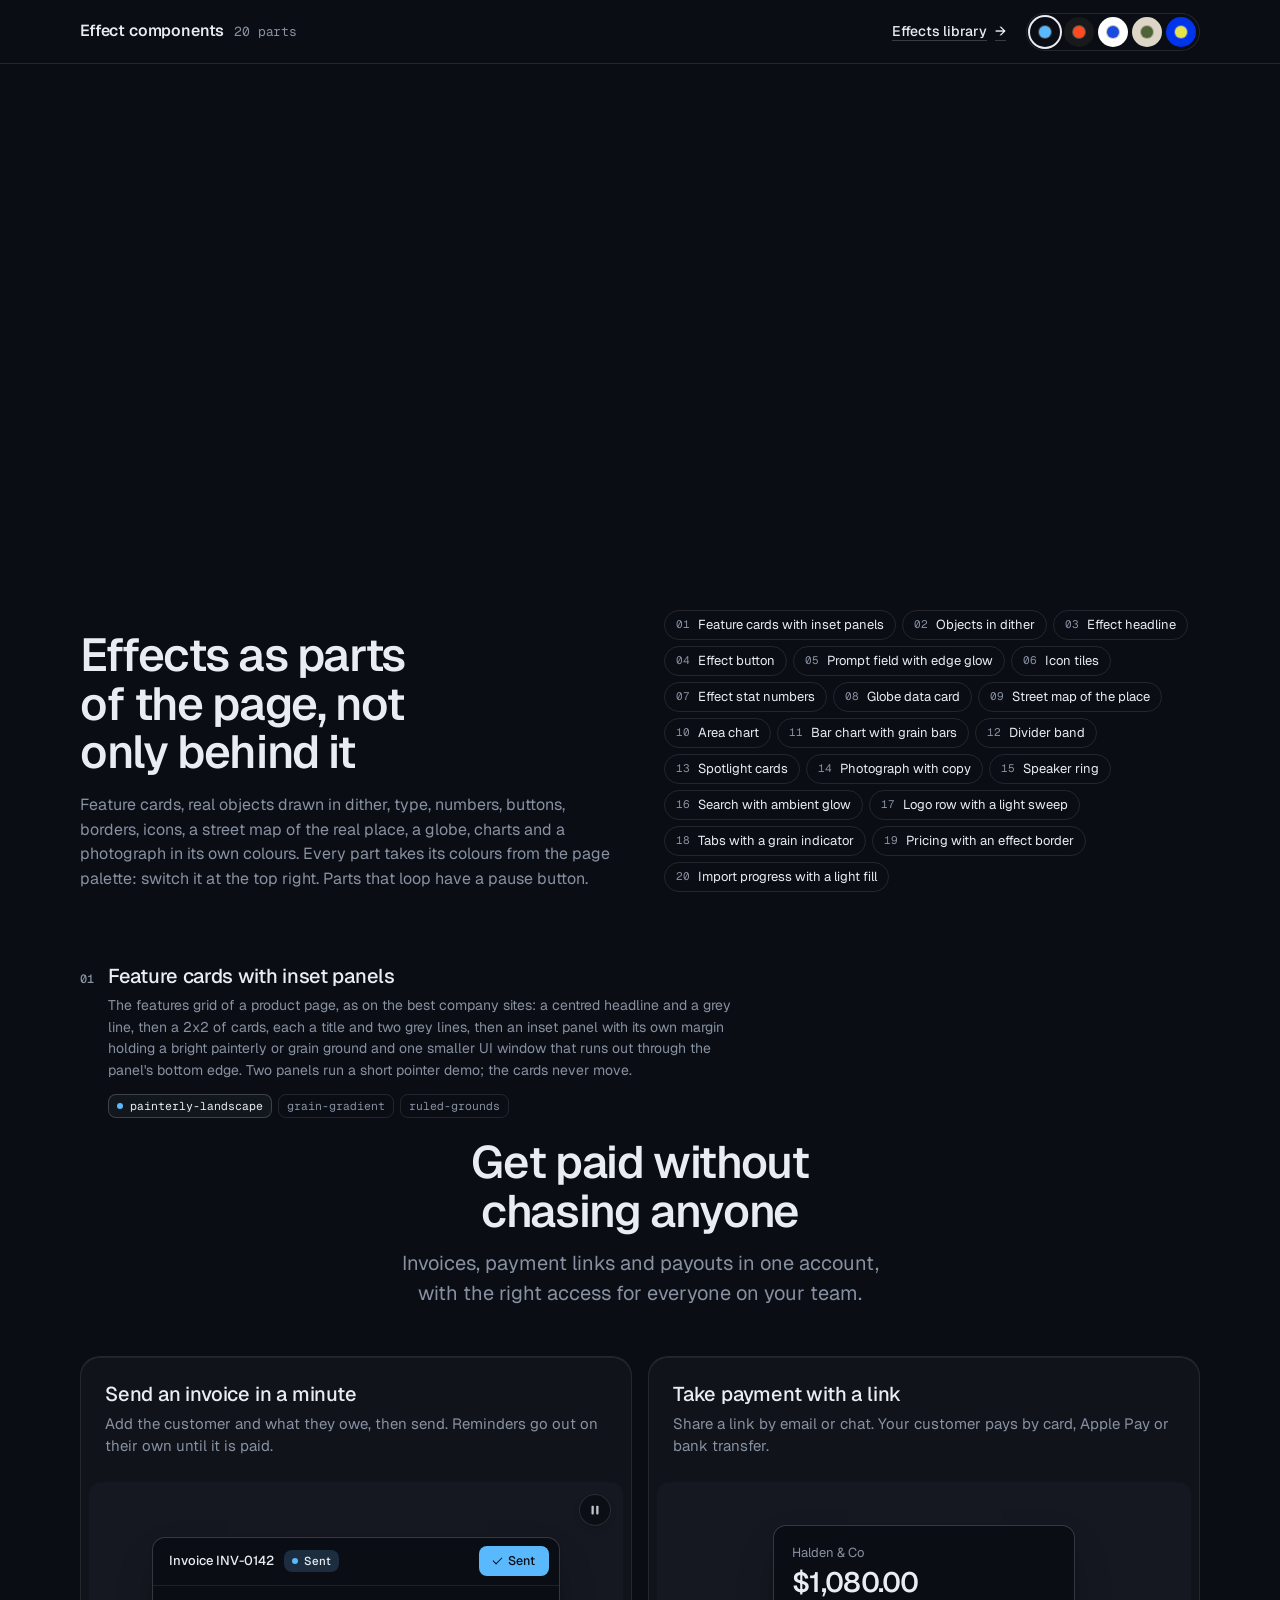
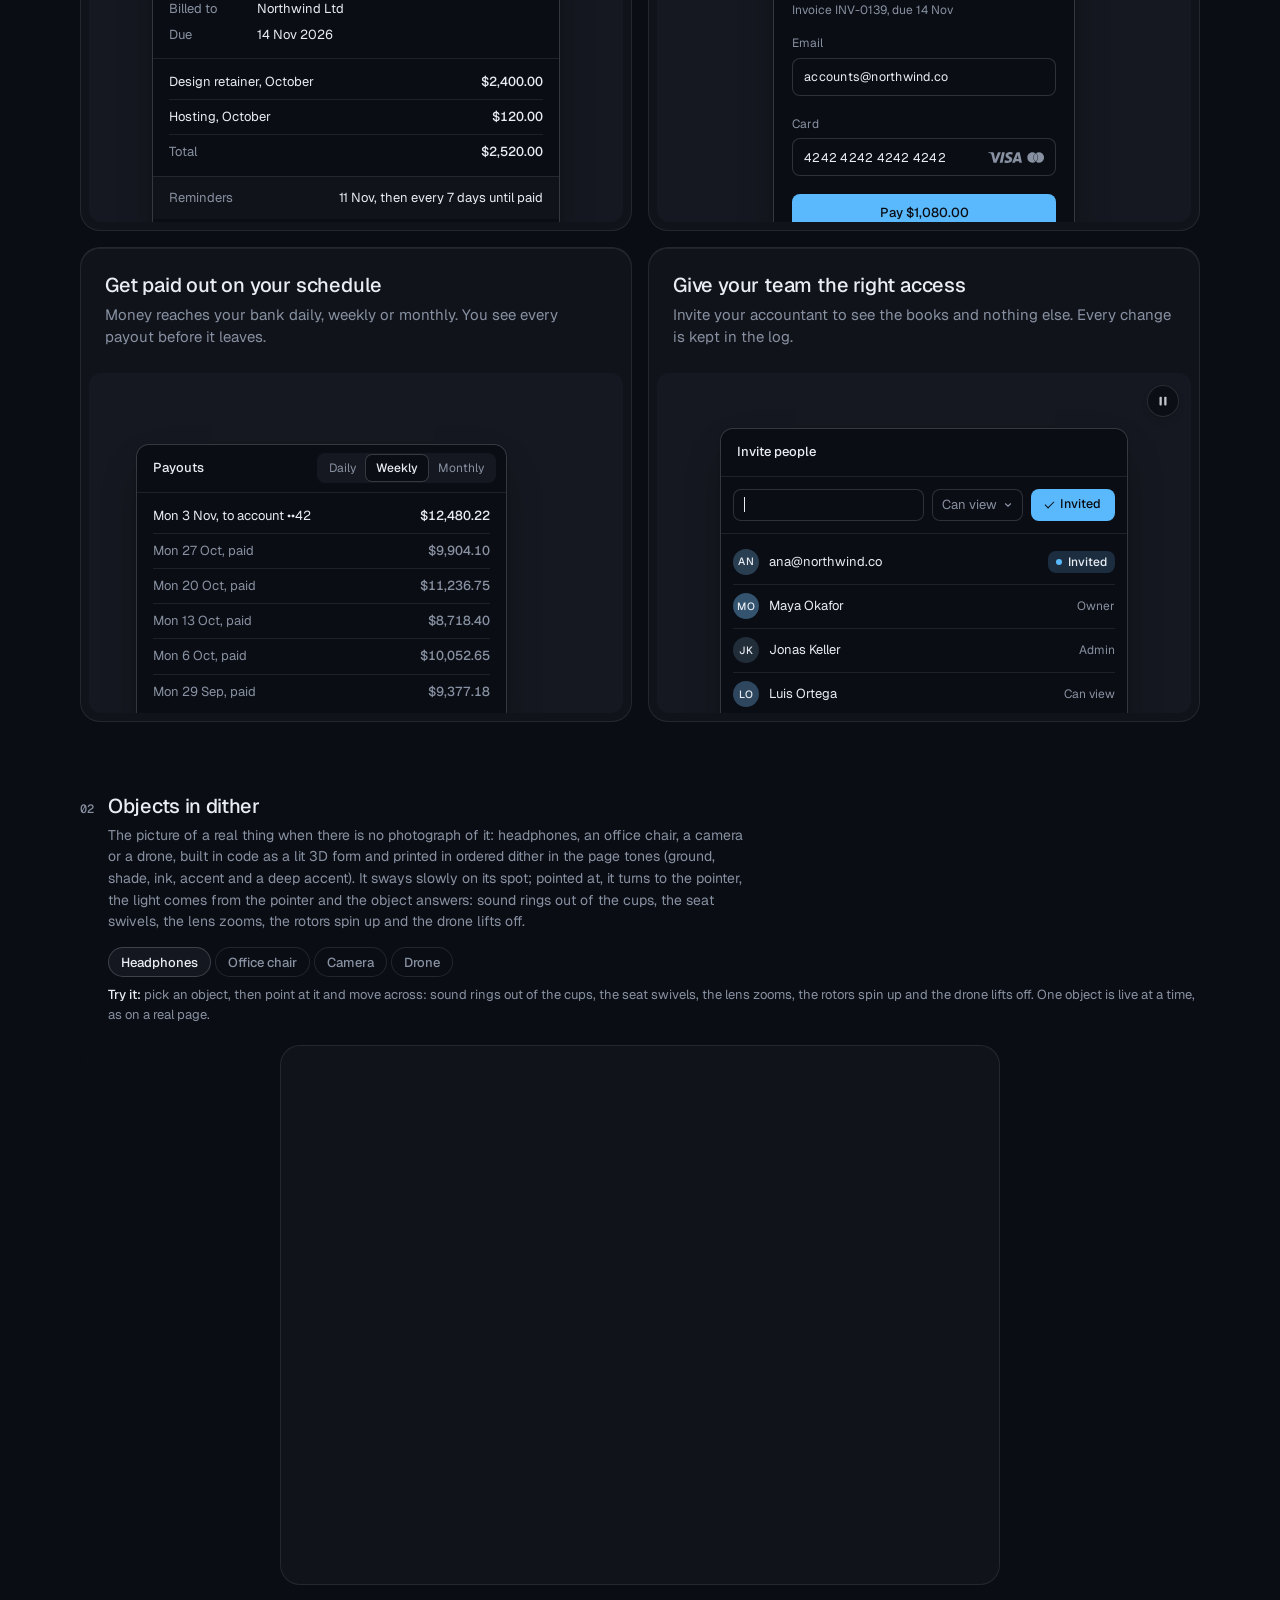
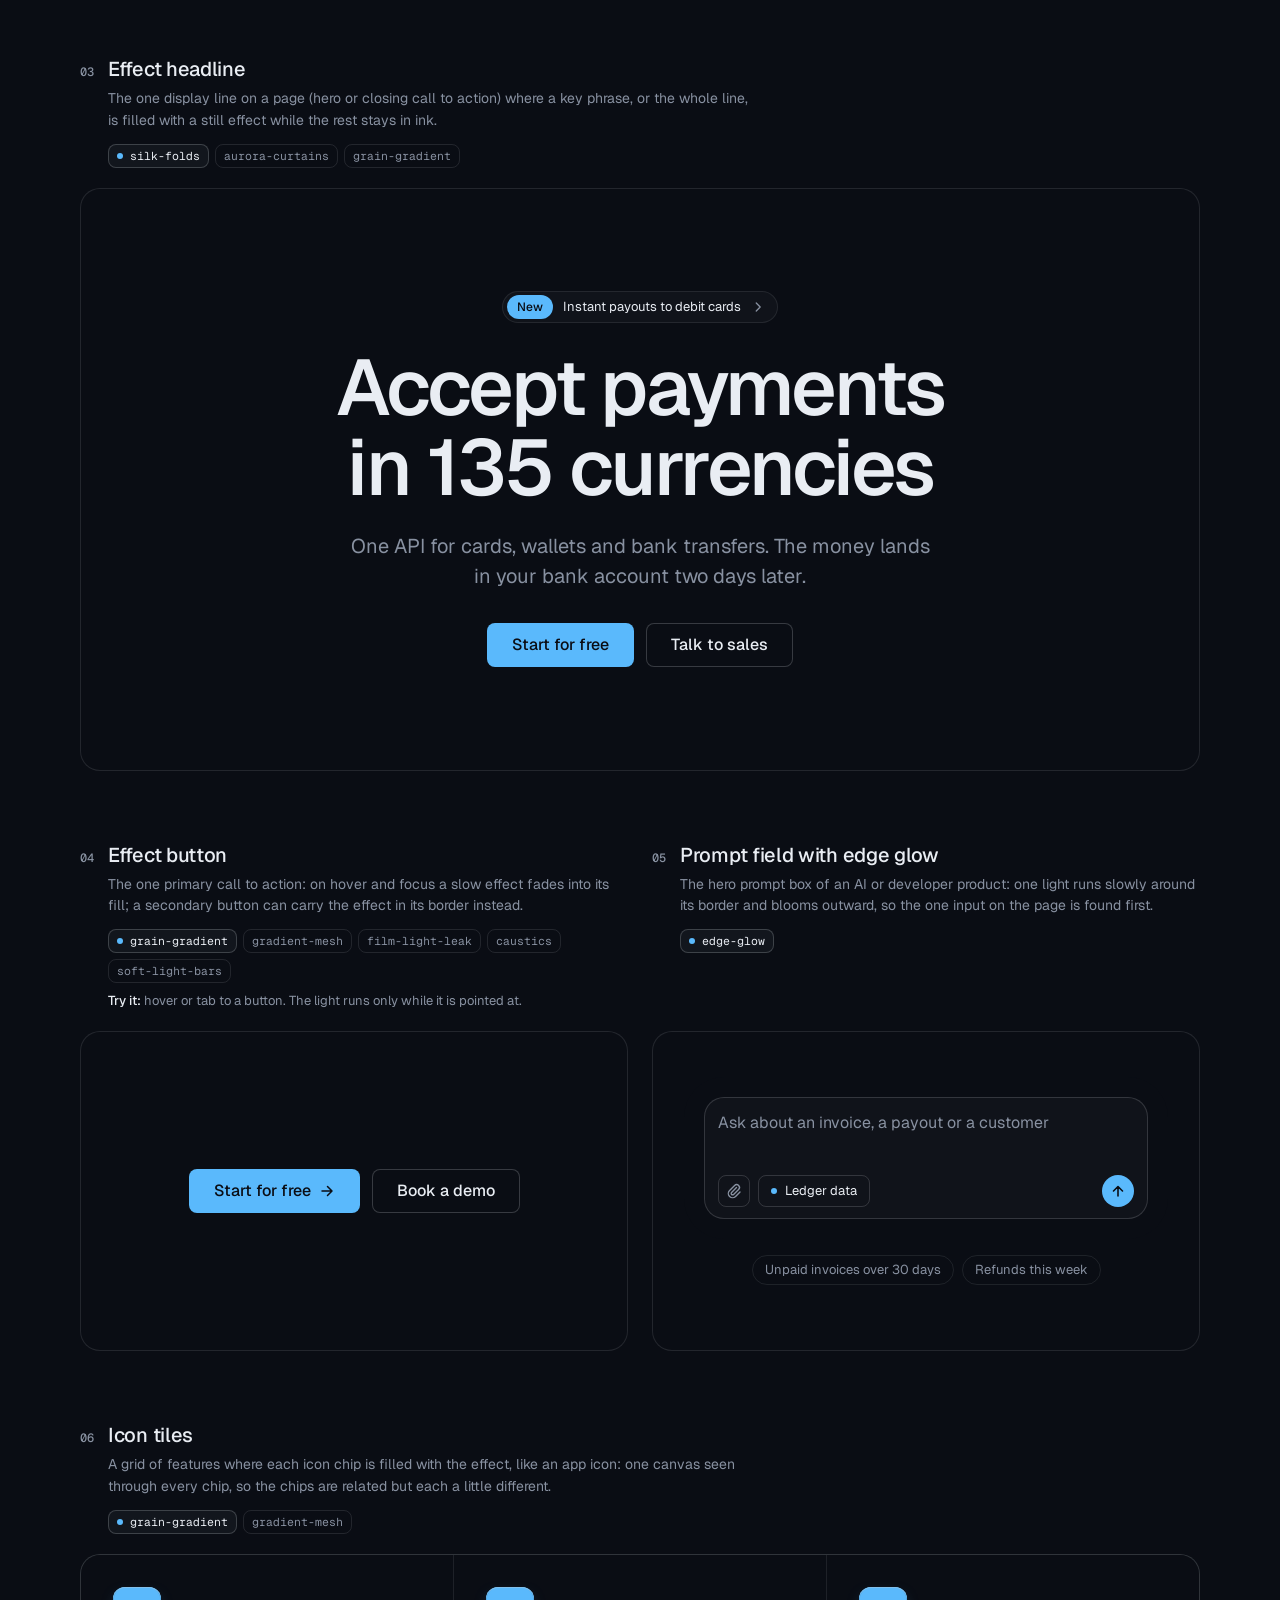
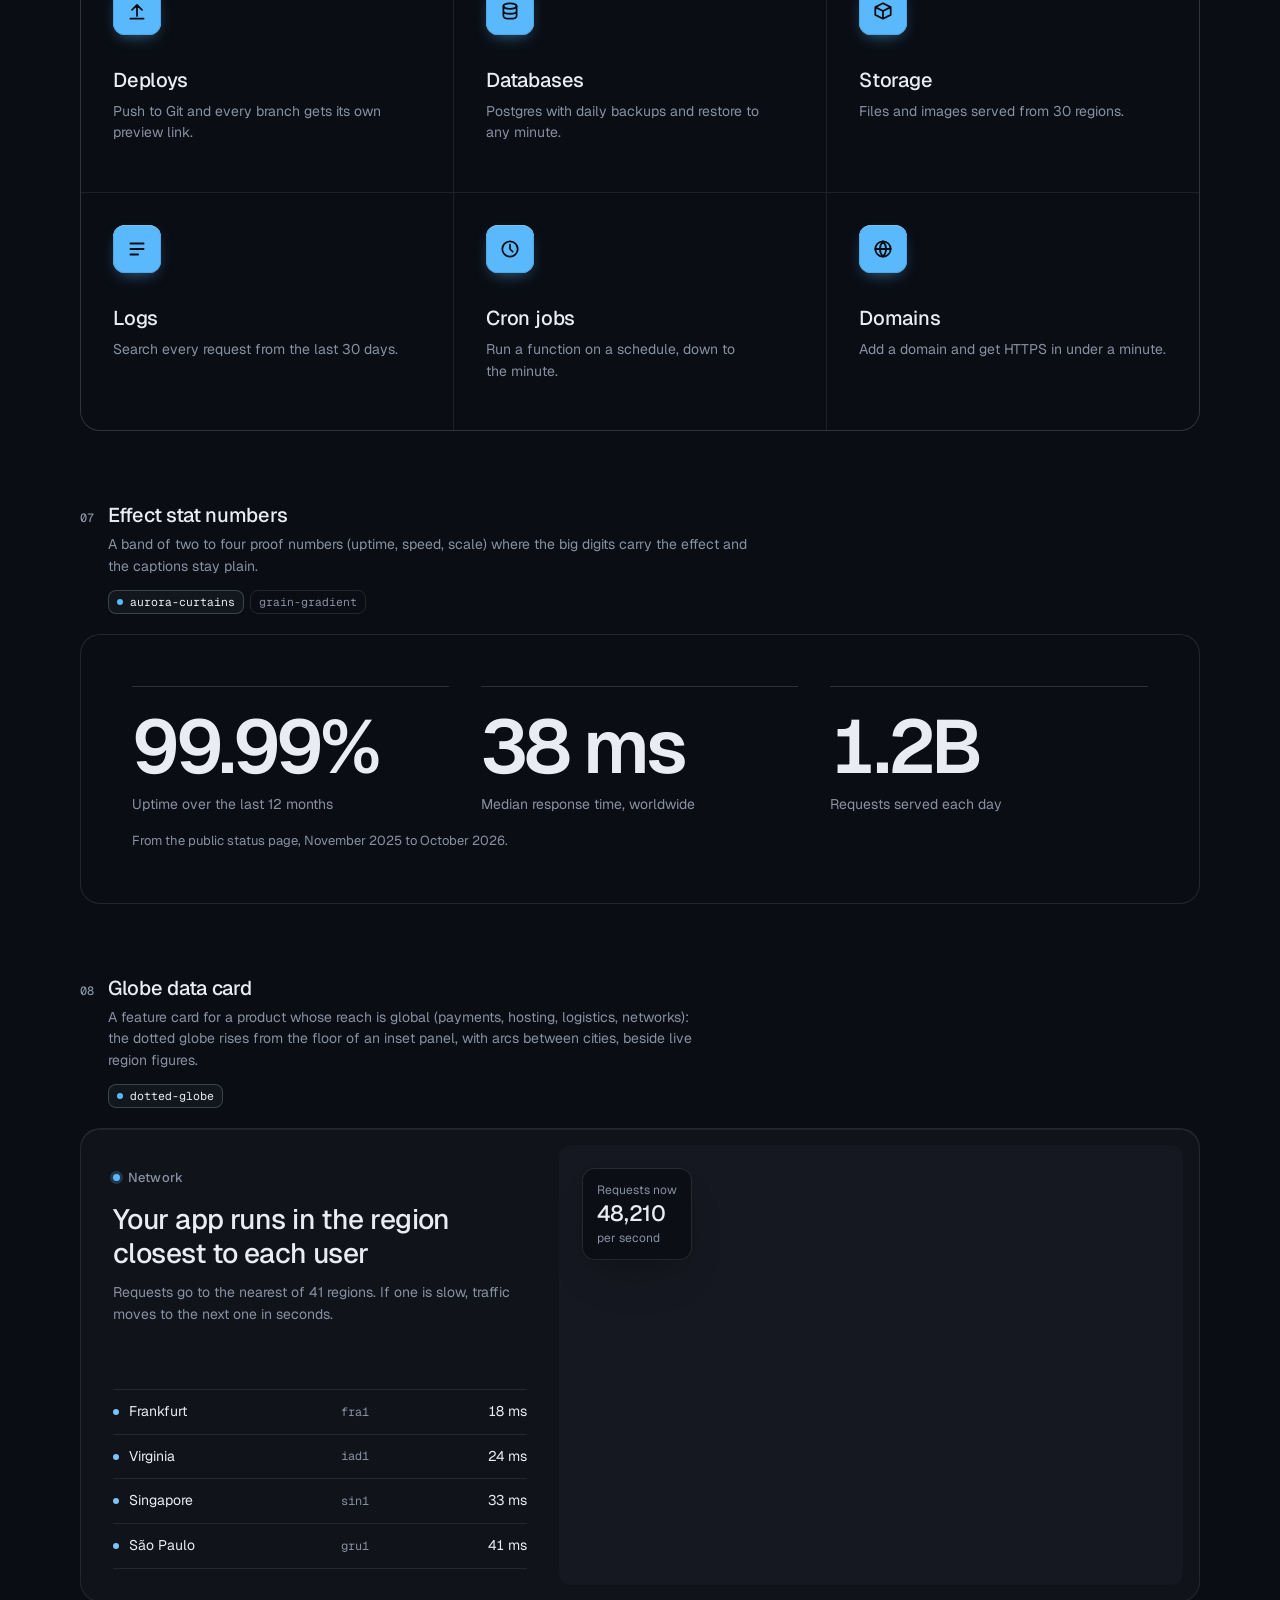
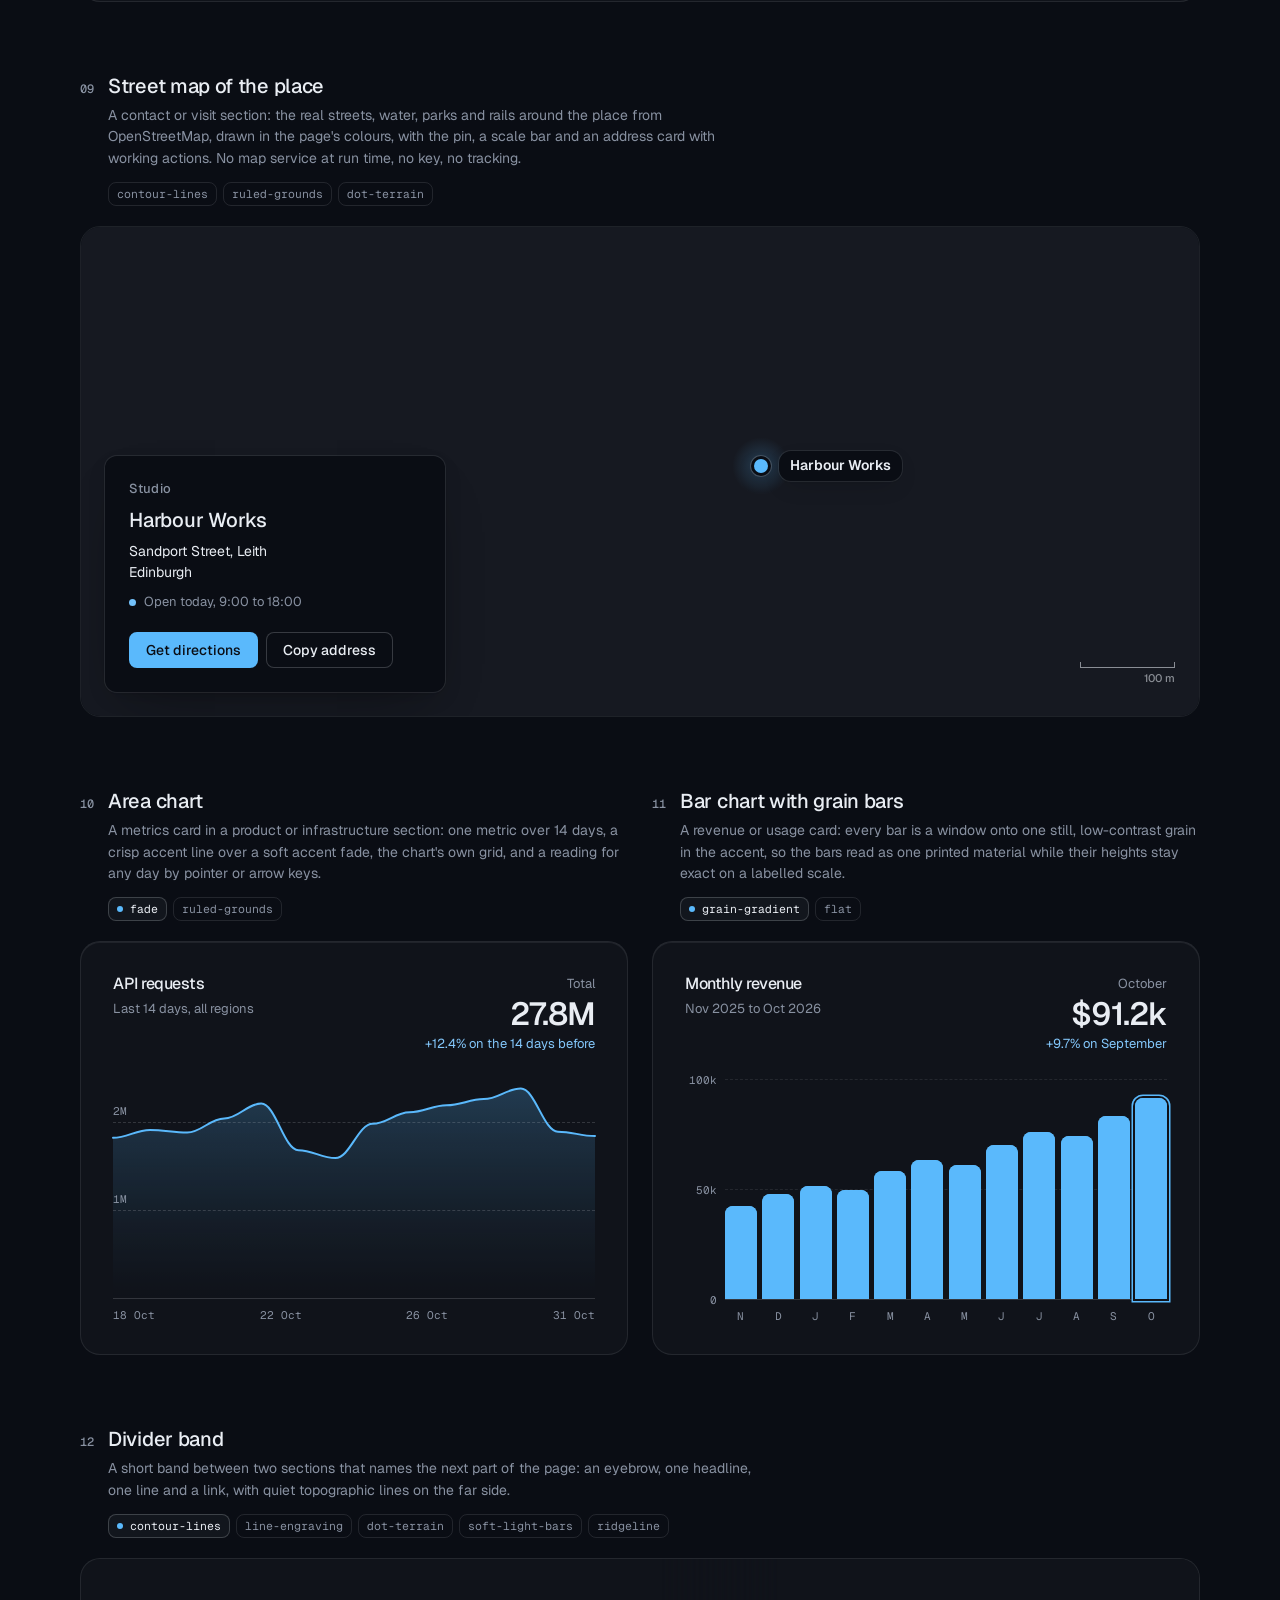
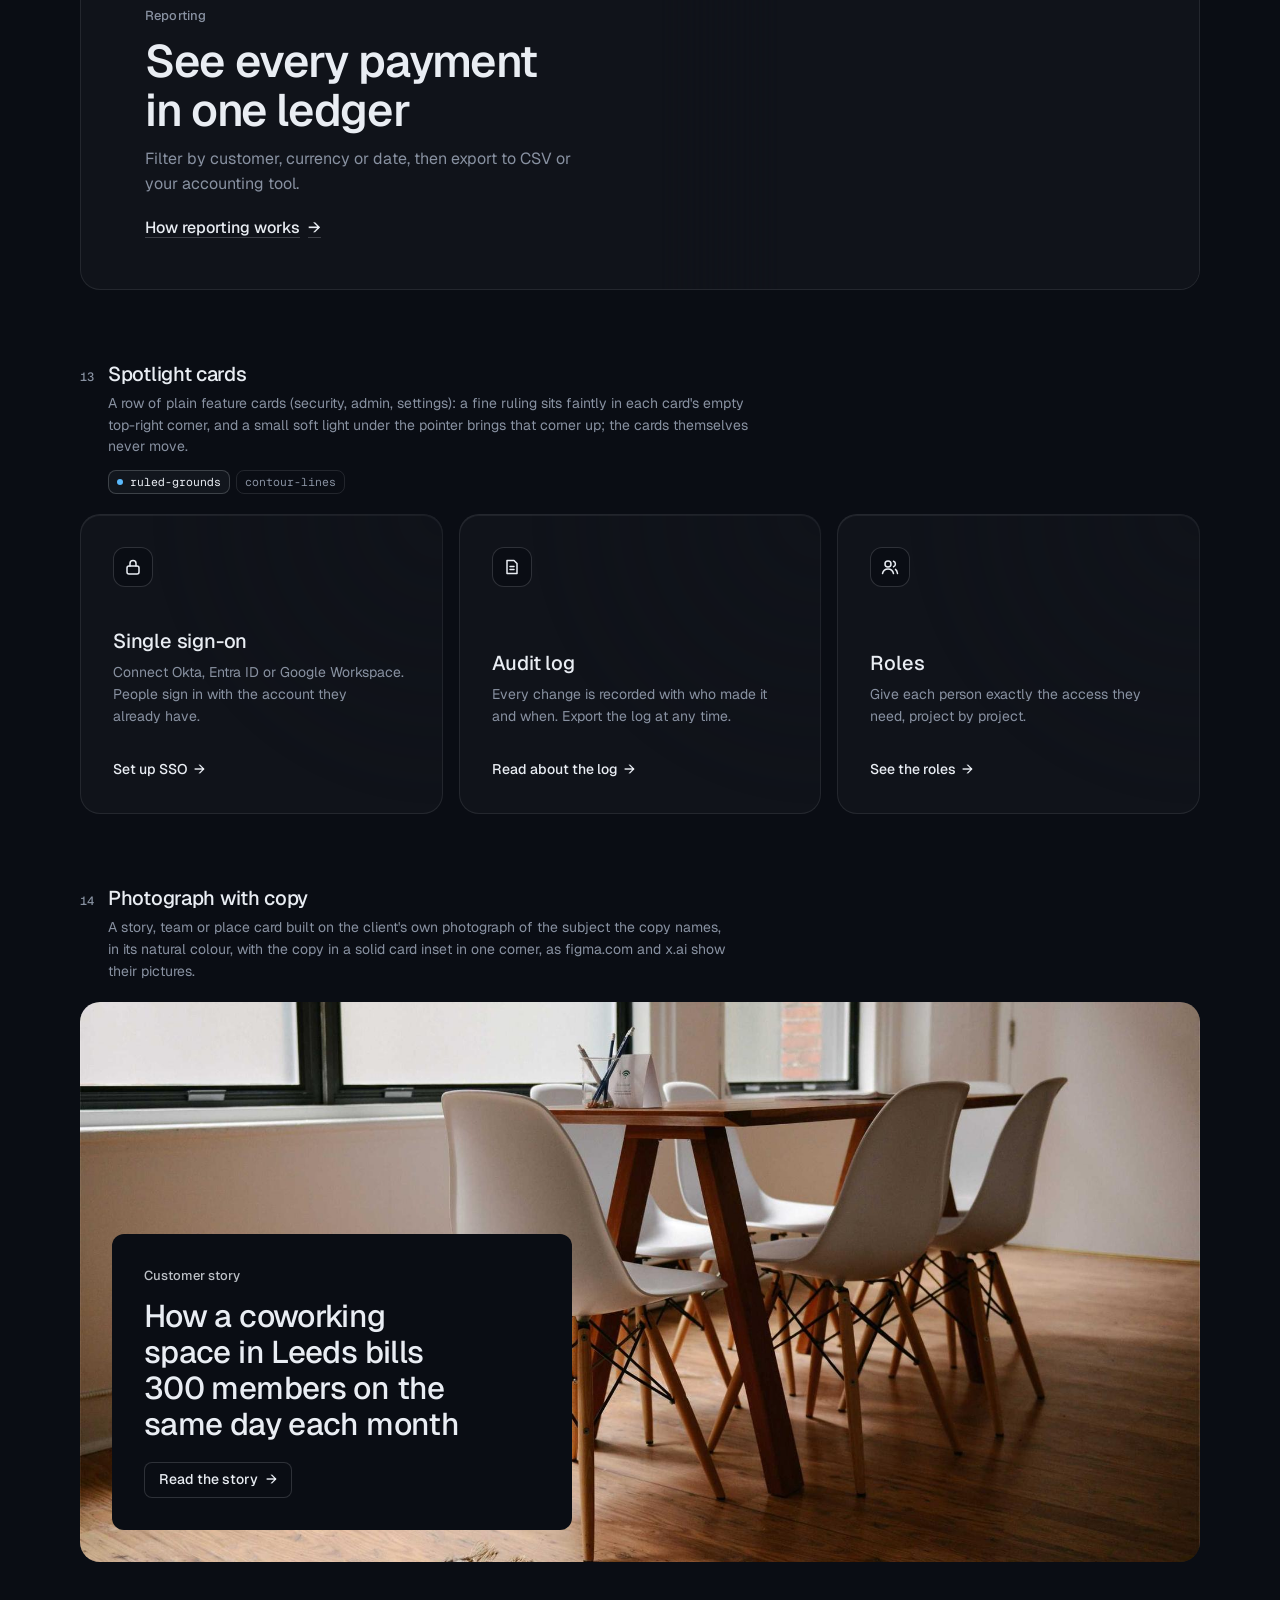
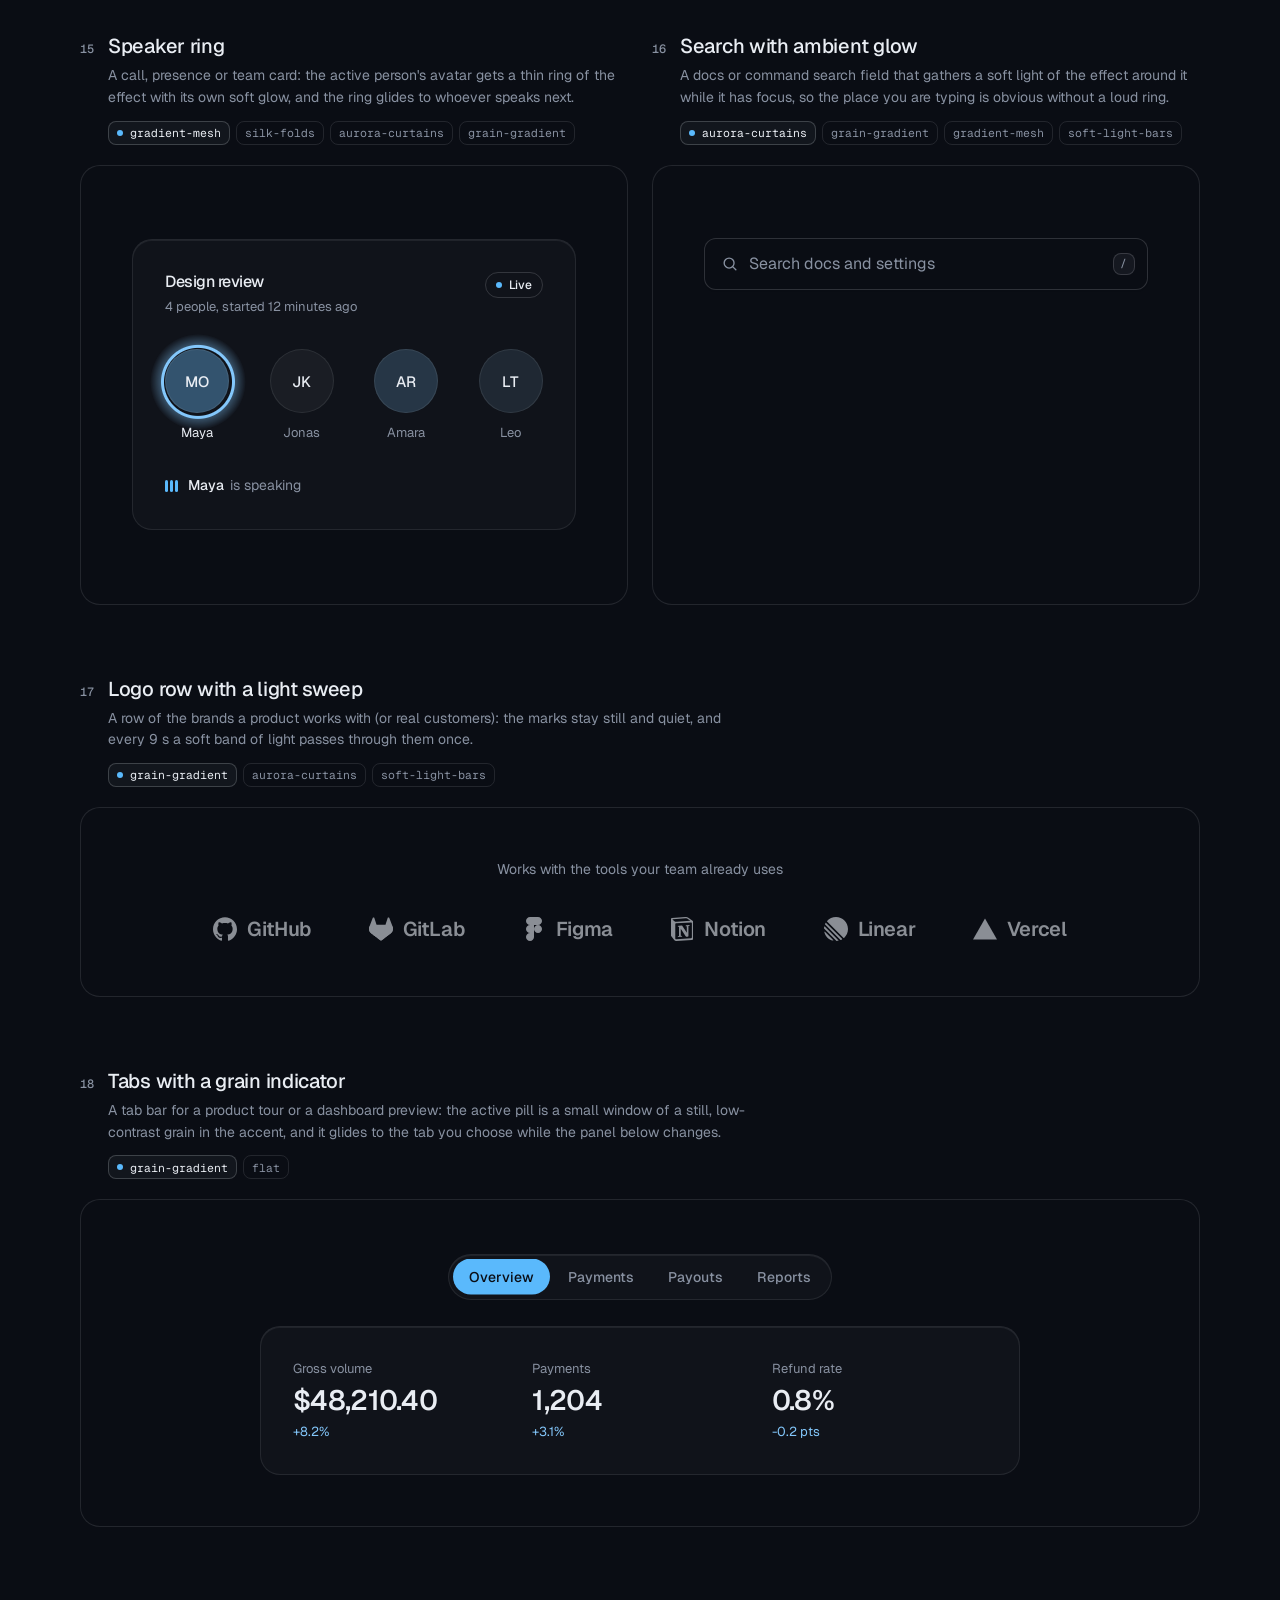
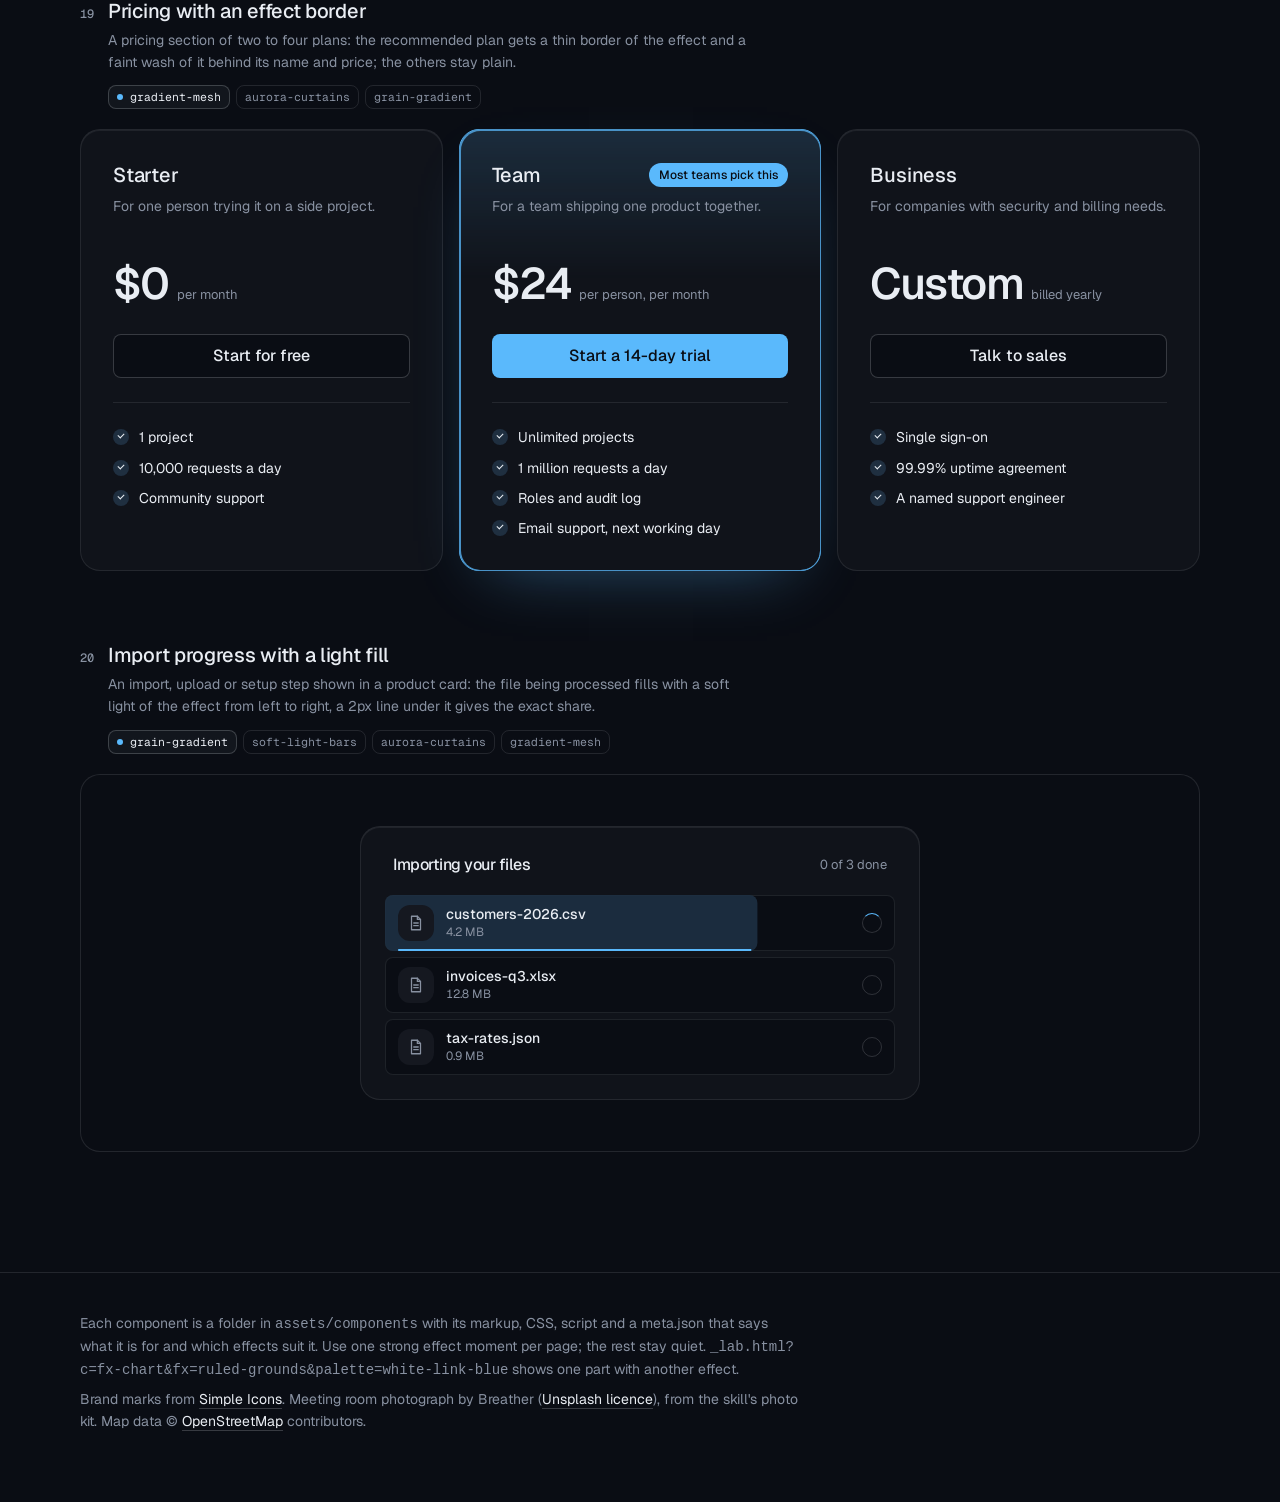
<file: public-v2/assets/components/index.html>
<!doctype html>
<html lang="en" data-radius="soft">
<head>
<script>window.__tpGlMax = 16;   /* a gallery shows many live effects at once; a page of a site keeps the default 4 (fx.js) */</script>
<meta charset="utf-8">
<meta name="viewport" content="width=device-width, initial-scale=1">
<title>Effect components</title>
<link rel="preconnect" href="https://fonts.googleapis.com">
<link rel="preconnect" href="https://fonts.gstatic.com" crossorigin>
<link href="https://fonts.googleapis.com/css2?family=Geist:wght@100..900&family=Geist+Mono:wght@400..600&display=swap" rel="stylesheet">
<link rel="stylesheet" href="../system.css">
<link rel="stylesheet" href="./base.css">
<style>
  :root {
    --font-display: "Geist", system-ui, sans-serif;
    --font-text: "Geist", system-ui, sans-serif;
    --font-mono: "Geist Mono", ui-monospace, monospace;
    --display-weight: 560;
    --display-tracking: -0.03em;
    --container: 1200px;
  }
  body { min-height: 100vh; }
  .top {
    position: sticky; top: 0; z-index: 50; height: 64px; background: var(--bg);
    border-bottom: 1px solid var(--line);
  }
  .top .container { height: 100%; display: flex; align-items: center; justify-content: space-between; gap: 16px; }
  .brand { display: flex; align-items: center; gap: 10px; font-weight: 560; letter-spacing: -0.01em; }
  .brand small { font: 400 13px/1 var(--font-mono); color: var(--muted); }
  .top nav { display: flex; align-items: center; gap: 20px; }
  .top nav a.link { font-size: 14px; }
  .swatches { display: flex; gap: 4px; padding: 3px; border: 1px solid var(--line); border-radius: 999px; background: var(--bg); }
  .swatches button {
    width: 30px; height: 30px; border-radius: 999px; border: 0; padding: 0; cursor: pointer; position: relative;
    background: var(--sw-bg);
  }
  .swatches button::after {
    content: ""; position: absolute; inset: 9px; border-radius: 999px; background: var(--sw-accent);
    box-shadow: 0 0 0 1px color-mix(in oklab, var(--sw-ink) 25%, transparent);
  }
  .swatches button[aria-pressed="true"] { box-shadow: 0 0 0 2px var(--ink); }
  .swatches button:focus-visible { outline-offset: 3px; }

  .intro { padding-block: 64px 40px; display: grid; grid-template-columns: minmax(0, 6fr) minmax(0, 6fr); gap: 48px; align-items: end; }
  .intro h1 { font-size: clamp(34px, 2.2vw + 18px, 52px); line-height: 1.05; max-width: 15ch; }
  .intro p { margin-top: 16px; color: var(--muted); font-size: var(--t-body); line-height: 1.55; max-width: 52ch; }
  .index { display: flex; flex-wrap: wrap; gap: 6px; justify-content: flex-start; }
  @media (max-width: 1023px) { .intro { grid-template-columns: minmax(0, 1fr); gap: 28px; } }
  .index a {
    display: inline-flex; align-items: center; gap: 8px; height: 30px; padding: 0 11px; border-radius: 999px;
    border: 1px solid var(--line); font-size: 13px; color: var(--ink);
    transition: border-color var(--dur) var(--ease), background-color var(--dur) var(--ease);
  }
  .index a span { font-family: var(--font-mono); font-size: 11px; color: var(--muted); }
  .index a:hover { border-color: var(--line-strong); background: color-mix(in oklab, var(--ink) 4%, var(--bg)); }

  /* every part spans two rows of the list (its notes, its stage) as a subgrid, so the two parts of a
     half-width pair share one notes height and one stage height: their stages start and end level */
  .list { display: grid; grid-template-columns: repeat(2, minmax(0, 1fr)); column-gap: 24px; row-gap: 0; padding-bottom: 120px; }
  .sc { grid-column: 1 / -1; grid-row: span 2; display: grid; grid-template-rows: subgrid; row-gap: 20px; min-width: 0; scroll-margin-top: 88px; padding-top: 72px; }
  .sc:first-child { padding-top: 0; }
  .sc.is-half { grid-column: auto; }
  .sc.is-half .sc__stage:not(.is-center) { display: grid; }
  .sc__meta { display: grid; grid-template-columns: auto 1fr; column-gap: 14px; row-gap: 6px; align-items: baseline; align-content: start; }
  .sc__note { grid-column: 2; margin: 2px 0 0; font-size: 13px; color: var(--muted); }
  .sc__note::before { content: "Try it: "; color: var(--ink); font-weight: 500; }
  .sc__no { font: 500 12px/1 var(--font-mono); color: var(--muted); padding-top: 2px; }
  .sc__name { font: 500 20px/1.25 var(--font-text); letter-spacing: -0.015em; margin: 0; }
  .sc__for { grid-column: 2; color: var(--muted); font-size: 14px; line-height: 1.55; max-width: 72ch; margin: 0; }
  .sc__fx { grid-column: 2; display: flex; flex-wrap: wrap; gap: 6px; margin-top: 6px; }
  .sc__fx li {
    font: 400 11.5px/1 var(--font-mono); color: var(--muted); height: 24px; display: inline-flex; align-items: center;
    padding: 0 8px; border-radius: var(--r-sm); border: 1px solid var(--line);
  }
  .sc__fx li.is-on { color: var(--ink); border-color: var(--line-strong); background: color-mix(in oklab, var(--ink) 5%, var(--bg)); }
  .sc__fx li.is-on::before { content: ""; width: 6px; height: 6px; border-radius: 99px; background: var(--accent); margin-right: 7px; }
  .sc__stage {
    position: relative; min-width: 0; border: 1px solid var(--line); border-radius: var(--r-lg);
    padding: clamp(20px, 4vw, 56px); background: var(--bg);
  }
  .sc__stage.is-tall { padding-block: clamp(56px, 8vw, 120px); }
  .sc__stage.is-flush { padding: 0; border: 0; }
  .sc__stage.is-center { display: grid; place-items: center; min-height: 320px; }
  /* one object, at a size a page would give it */
  #fx-dither-object .sc__stage { display: grid; justify-items: center; }
  #fx-dither-object .cx-obj { width: min(100%, 720px); }
  .sc__pick { grid-column: 2; display: flex; flex-wrap: wrap; gap: 4px; margin-top: 8px; }
  .sc__pick button {
    height: 30px; padding: 0 12px; border-radius: 999px; border: 1px solid var(--line); background: var(--bg);
    font: 500 13px/1 var(--font-text); color: var(--muted); cursor: pointer;
  }
  .sc__pick button:hover { color: var(--ink); border-color: var(--line-strong); }
  .sc__pick button[aria-pressed="true"] { color: var(--ink); border-color: var(--line-strong); background: color-mix(in oklab, var(--ink) 6%, var(--bg)); }
  /* the search list opens below its field: leave it room inside the frame */
  #fx-search .sc__stage { min-height: 440px; place-items: start center; padding-top: 72px; }
  .sc__stage:empty::after { content: "Loading"; color: var(--muted); font-size: 13px; }

  .foot { border-top: 1px solid var(--line); padding: 40px 0 64px; color: var(--muted); font-size: 14px; }
  .foot p { max-width: 80ch; margin: 0 0 8px; }
  .foot a { color: var(--ink); text-decoration: underline; text-decoration-color: var(--line-strong); text-underline-offset: 4px; }

  @media (max-width: 899px) {
    .list { grid-template-columns: minmax(0, 1fr); }
    .sc.is-half { grid-column: 1 / -1; }
    .top nav a.link { display: none; }
  }
  @media (max-width: 639px) {
    .intro { padding-block: 48px 32px; }
    .sc { padding-top: 48px; }
    .sc__meta { grid-template-columns: 1fr; }
    .sc__no { display: none; }
    .sc__for, .sc__fx, .sc__note, .sc__pick { grid-column: 1; }
    .sc__stage.is-center { min-height: 240px; }
    .brand small { display: none; }
  }
</style>
</head>
<body>
<header class="top">
  <div class="container">
    <div class="brand">Effect components <small id="count"></small></div>
    <nav aria-label="Palette and links">
      <a class="link" href="../effects/gallery.html">Effects library</a>
      <div class="swatches" id="swatches" role="group" aria-label="Page palette"></div>
    </nav>
  </div>
</header>

<main>
  <section class="intro container">
    <div>
      <h1>Effects as parts of the page, not only behind it</h1>
      <p id="lede">Feature cards, real objects drawn in dither, type, numbers, buttons, borders, icons, a street map of the real place, a globe, charts and a photograph in its own colours. Every part takes its colours from the page palette: switch it at the top right. Parts that loop have a pause button.</p>
    </div>
    <nav class="index" id="index" aria-label="Components"></nav>
  </section>
  <div class="container list" id="list"></div>
</main>

<footer class="foot">
  <div class="container">
    <p>Each component is a folder in <code>assets/components</code> with its markup, CSS, script and a meta.json that says what it is for and which effects suit it. Use one strong effect moment per page; the rest stay quiet. <code>_lab.html?c=fx-chart&amp;fx=ruled-grounds&amp;palette=white-link-blue</code> shows one part with another effect.</p>
    <p>Brand marks from <a href="https://simpleicons.org/">Simple Icons</a>. Meeting room photograph by Breather (<a href="https://unsplash.com/photos/DEdM9Vs6s8w">Unsplash licence</a>), from the skill's photo kit. Map data © <a href="https://www.openstreetmap.org/copyright">OpenStreetMap</a> contributors.</p>
  </div>
</footer>

<script type="module">
  import fx from '../effects/fx.js';

  // component id, layout and stage style, in page order
  const COMPONENTS = [
    { id: 'fx-feature-card', stage: 'is-flush' },
    { id: 'fx-dither-object', stage: 'is-flush', note: 'pick an object, then point at it and move across: sound rings out of the cups, the seat swivels, the lens zooms, the rotors spin up and the drone lifts off. One object is live at a time, as on a real page.' },
    { id: 'fx-headline', stage: 'is-tall' },
    { id: 'fx-button', half: true, stage: 'is-center', note: 'hover or tab to a button. The light runs only while it is pointed at.' },
    { id: 'fx-prompt', half: true, stage: 'is-center' },
    { id: 'fx-icon-tiles', stage: 'is-flush' },
    { id: 'fx-stat' },
    { id: 'fx-globe', stage: 'is-flush' },
    { id: 'fx-map', stage: 'is-flush' },
    { id: 'fx-chart', half: true, stage: 'is-flush' },
    { id: 'fx-bars', half: true, stage: 'is-flush' },
    { id: 'fx-band', stage: 'is-flush' },
    { id: 'fx-spotlight', stage: 'is-flush' },
    { id: 'fx-photo', stage: 'is-flush' },
    { id: 'fx-avatar', half: true, stage: 'is-center' },
    { id: 'fx-search', half: true, stage: 'is-center' },
    { id: 'fx-logos' },
    { id: 'fx-tabs' },
    { id: 'fx-pricing', stage: 'is-flush' },
    { id: 'fx-progress', stage: 'is-center' },
  ];

  const PALETTES = [
    { id: 'blue-black-cornflower', name: 'Night, cornflower', bg: '#0a0d14', surface: '#131824', ink: '#e9edf3', muted: '#8891a1', accent: '#5ab9fc', accentInk: '#0a0d14' },
    { id: 'graphite-safety-orange', name: 'Graphite, orange', bg: '#18191b', surface: '#222427', ink: '#eff0f1', muted: '#9c9ea3', accent: '#ff4a1f', accentInk: '#18191b' },
    { id: 'white-link-blue', name: 'White, blue', bg: '#ffffff', surface: '#f4f4f4', ink: '#111111', muted: '#6b6b6b', accent: '#1a4be0', accentInk: '#ffffff' },
    { id: 'moss-sand', name: 'Sand, moss', bg: '#ddd6c6', surface: '#d2cab8', ink: '#2a2a26', muted: '#59574e', accent: '#4f6238', accentInk: '#ffffff' },
    { id: 'cobalt-field', name: 'Cobalt field', bg: '#0034eb', surface: '#002fd6', ink: '#ffffff', muted: '#dfe4f2', accent: '#e9e34a', accentInk: '#111111' },
  ];

  const q = new URLSearchParams(location.search);
  if (q.has('time')) fx.setClock(+q.get('time'));
  if (q.has('fallback')) fx.config.forceFallback = true;
  const only = q.get('only') ? q.get('only').split(',') : null;
  const list = document.getElementById('list');
  const index = document.getElementById('index');
  const swatches = document.getElementById('swatches');

  /*
    The budget: a laptop's integrated GPU shares its memory with everything else, so this page never
    holds more than 4 live WebGL contexts. A part is started when it comes near the viewport and
    destroyed when it leaves it; still parts draw once and free their context; fx.js frees any idle
    off-screen context past 4. liveGL() counts the contexts that are open right now.
  */
  fx.config.maxLive = 4;
  const contexts = new Set();
  let peakGL = 0;
  const getContext = HTMLCanvasElement.prototype.getContext;
  HTMLCanvasElement.prototype.getContext = function (type, ...rest) {
    const c = getContext.call(this, type, ...rest);
    if (c && /webgl/i.test(type) && !contexts.has(c)) { contexts.add(c); peakGL = Math.max(peakGL, liveGL()); }
    return c;
  };
  function liveGL() {
    for (const c of contexts) if (c.isContextLost()) contexts.delete(c);
    return contexts.size;
  }

  // the dither object: one live at a time, switched here (a real page shows one object)
  const OBJECTS = {
    headphones: ['Headphones', 'Over-ear, wireless'],
    chair: ['Office chair', 'Swivel seat on five castors'],
    camera: ['Camera', 'Mirrorless, with a zoom lens'],
    drone: ['Drone', 'Four rotors and a camera'],
  };
  let object = OBJECTS[q.get('object')] ? q.get('object') : 'headphones';
  // print (ordered dither, the default) or studio (a smooth shaded render: no picker until it is anti-aliased; ?render=studio)
  let render = q.get('render') === 'studio' ? 'studio' : 'print';

  function applyPalette(p) {
    const c = fx.color;
    const action = c.contrast(p.accent, p.bg) >= 2.2 ? p.accent : p.ink;
    const actionInk = action === p.accent ? p.accentInk : p.bg;
    const s = document.documentElement.style;
    const set = (k, v) => s.setProperty(k, v);
    set('--p-bg', p.bg); set('--p-surface', p.surface); set('--p-ink', p.ink); set('--p-muted', p.muted);
    set('--p-accent', p.accent); set('--p-accent-ink', p.accentInk); set('--p-action', action); set('--p-action-ink', actionInk);
    document.documentElement.style.colorScheme = c.isDark(p.bg) ? 'dark' : 'light';
    for (const b of swatches.children) b.setAttribute('aria-pressed', String(b.dataset.id === p.id));
  }

  async function load(entry) {
    const base = `./${entry.id}/`;
    const [meta, html, mod] = await Promise.all([
      fetch(base + 'meta.json').then(r => (r.ok ? r.json() : null)),
      fetch(base + 'component.html').then(r => (r.ok ? r.text() : null)),
      import(base + 'component.js').catch(err => { console.warn(entry.id, err); return null; }),
    ]).catch(() => [null, null, null]);
    if (!meta || !html || !mod) return null;
    const link = document.createElement('link');
    link.rel = 'stylesheet';
    link.href = base + 'component.css';
    document.head.append(link);
    await new Promise(r => { link.onload = link.onerror = r; });
    return { ...entry, meta, html, mod };
  }

  function section(e, n) {
    const s = document.createElement('section');
    s.className = 'sc' + (e.half ? ' is-half' : '');
    s.id = e.id;
    const fxList = (e.meta.effects || []).map(id => `<li class="${id === e.meta.default ? 'is-on' : ''}">${id}</li>`).join('');
    const pick = e.id === 'fx-dither-object'
      ? `<div class="sc__pick" role="group" aria-label="Object">${Object.keys(OBJECTS).map(k => `<button type="button" data-object="${k}" aria-pressed="${k === object}">${OBJECTS[k][0]}</button>`).join('')}</div>`
      : '';
    s.innerHTML = `
      <div class="sc__meta">
        <span class="sc__no">${String(n).padStart(2, '0')}</span>
        <h2 class="sc__name">${e.meta.name}</h2>
        <p class="sc__for">${e.meta.for}</p>
        ${fxList ? `<ul class="sc__fx" aria-label="Effects that suit it">${fxList}</ul>` : ''}
        ${pick}
        ${e.note ? `<p class="sc__note">${e.note}</p>` : ''}
      </div>
      <div class="sc__stage ${e.stage || ''}"></div>`;
    return s;
  }

  // the markup is placed at once (the page keeps its full height); the scripts run only near the viewport
  function markup(e) {
    const stage = e.section.querySelector('.sc__stage');
    stage.innerHTML = e.html;
    if (e.id === 'fx-dither-object') {
      const fig = stage.querySelector('.cx-obj');
      fig.dataset.cxObject = object;
      if (render === 'studio') fig.dataset.cxRender = 'studio'; else delete fig.dataset.cxRender;
      fig.querySelector('.cx-obj__stage').removeAttribute('aria-label');
    }
    return stage;
  }
  function start(e) {
    if (e.ctrl) return;
    const stage = markup(e);
    try { e.ctrl = e.mod.default(stage.firstElementChild || stage) || { destroy() {} }; } catch (err) { console.error(e.id, err); e.ctrl = { destroy() {} }; }
  }
  function stop(e) {
    if (!e.ctrl) return;
    try { e.ctrl.destroy?.(); } catch (err) { console.warn(e.id, err); }
    fx.unmountAll(e.section);
    e.ctrl = null;
  }

  function setPalette(p, entries) {
    entries.forEach(stop);
    applyPalette(p);
    try { localStorage.setItem('cx-palette', p.id); } catch (_) {}
    requestAnimationFrame(() => entries.forEach(e => (e.near ? start(e) : markup(e))));
  }

  let saved = null;
  try { saved = localStorage.getItem('cx-palette'); } catch (_) {}
  const first = PALETTES.find(p => p.id === q.get('palette')) || PALETTES.find(p => p.id === saved) || PALETTES[0];
  for (const p of PALETTES) {
    const b = document.createElement('button');
    b.type = 'button';
    b.dataset.id = p.id;
    b.title = p.name;
    b.setAttribute('aria-label', p.name);
    b.style.setProperty('--sw-bg', p.bg);
    b.style.setProperty('--sw-accent', p.accent);
    b.style.setProperty('--sw-ink', p.ink);
    swatches.append(b);
  }
  applyPalette(first);

  const wanted = COMPONENTS.filter(c => !only || only.includes(c.id));
  const entries = (await Promise.all(wanted.map(load))).filter(Boolean);
  document.getElementById('count').textContent = `${entries.length} parts`;
  entries.forEach((e, i) => {
    e.section = section(e, i + 1);
    list.append(e.section);
    markup(e);
    const a = document.createElement('a');
    a.href = '#' + e.id;
    a.innerHTML = `<span>${String(i + 1).padStart(2, '0')}</span>${e.meta.name}`;
    index.append(a);
  });
  await document.fonts.ready;
  const near = new IntersectionObserver(seen => {
    for (const en of seen) {
      const e = entries.find(x => x.section === en.target);
      if (!e) continue;
      e.near = en.isIntersecting;
      if (e.near) start(e); else stop(e);
    }
  }, { rootMargin: '10% 0px' });
  entries.forEach(e => near.observe(e.section));
  setTimeout(() => { document.documentElement.dataset.ready = '1'; }, 1500);

  swatches.addEventListener('click', ev => {
    const b = ev.target.closest('button');
    if (!b) return;
    const p = PALETTES.find(x => x.id === b.dataset.id);
    if (p) setPalette(p, entries);
  });
  list.addEventListener('click', ev => {
    const b = ev.target.closest('[data-object], [data-render]');
    if (!b || !(OBJECTS[b.dataset.object] || b.dataset.render)) return;
    if (b.dataset.render) render = b.dataset.render; else object = b.dataset.object;
    b.parentElement.querySelectorAll('button').forEach(x => x.setAttribute('aria-pressed', String(x === b)));
    const e = entries.find(x => x.id === 'fx-dither-object');
    stop(e);
    if (e.near) start(e); else markup(e);
  });
  window.__cx = {
    entries,
    setPalette: id => setPalette(PALETTES.find(p => p.id === id), entries),
    setObject: k => list.querySelector(`[data-object="${k}"]`)?.click(),
    gl: () => ({ live: liveGL(), peak: peakGL, started: entries.filter(e => e.ctrl).map(e => e.id) }),
  };
</script>

</body>
</html>
</file>
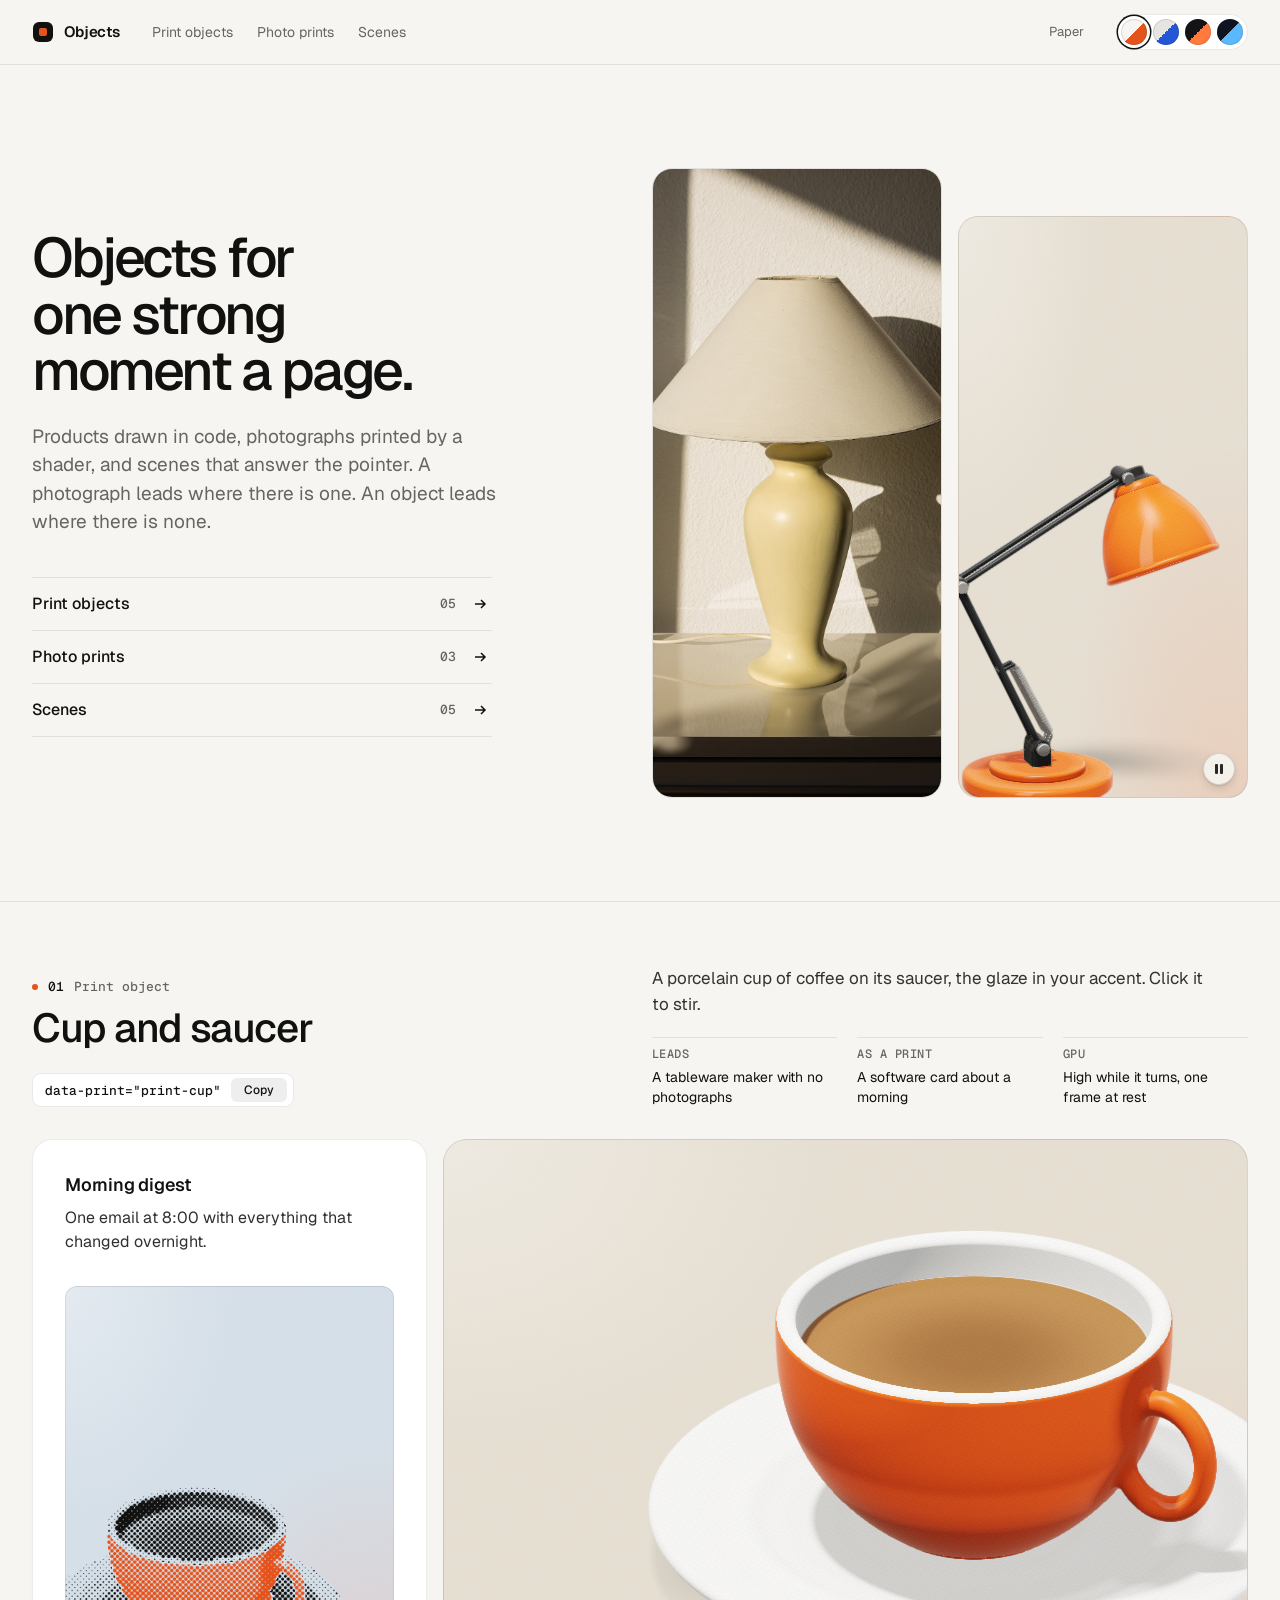
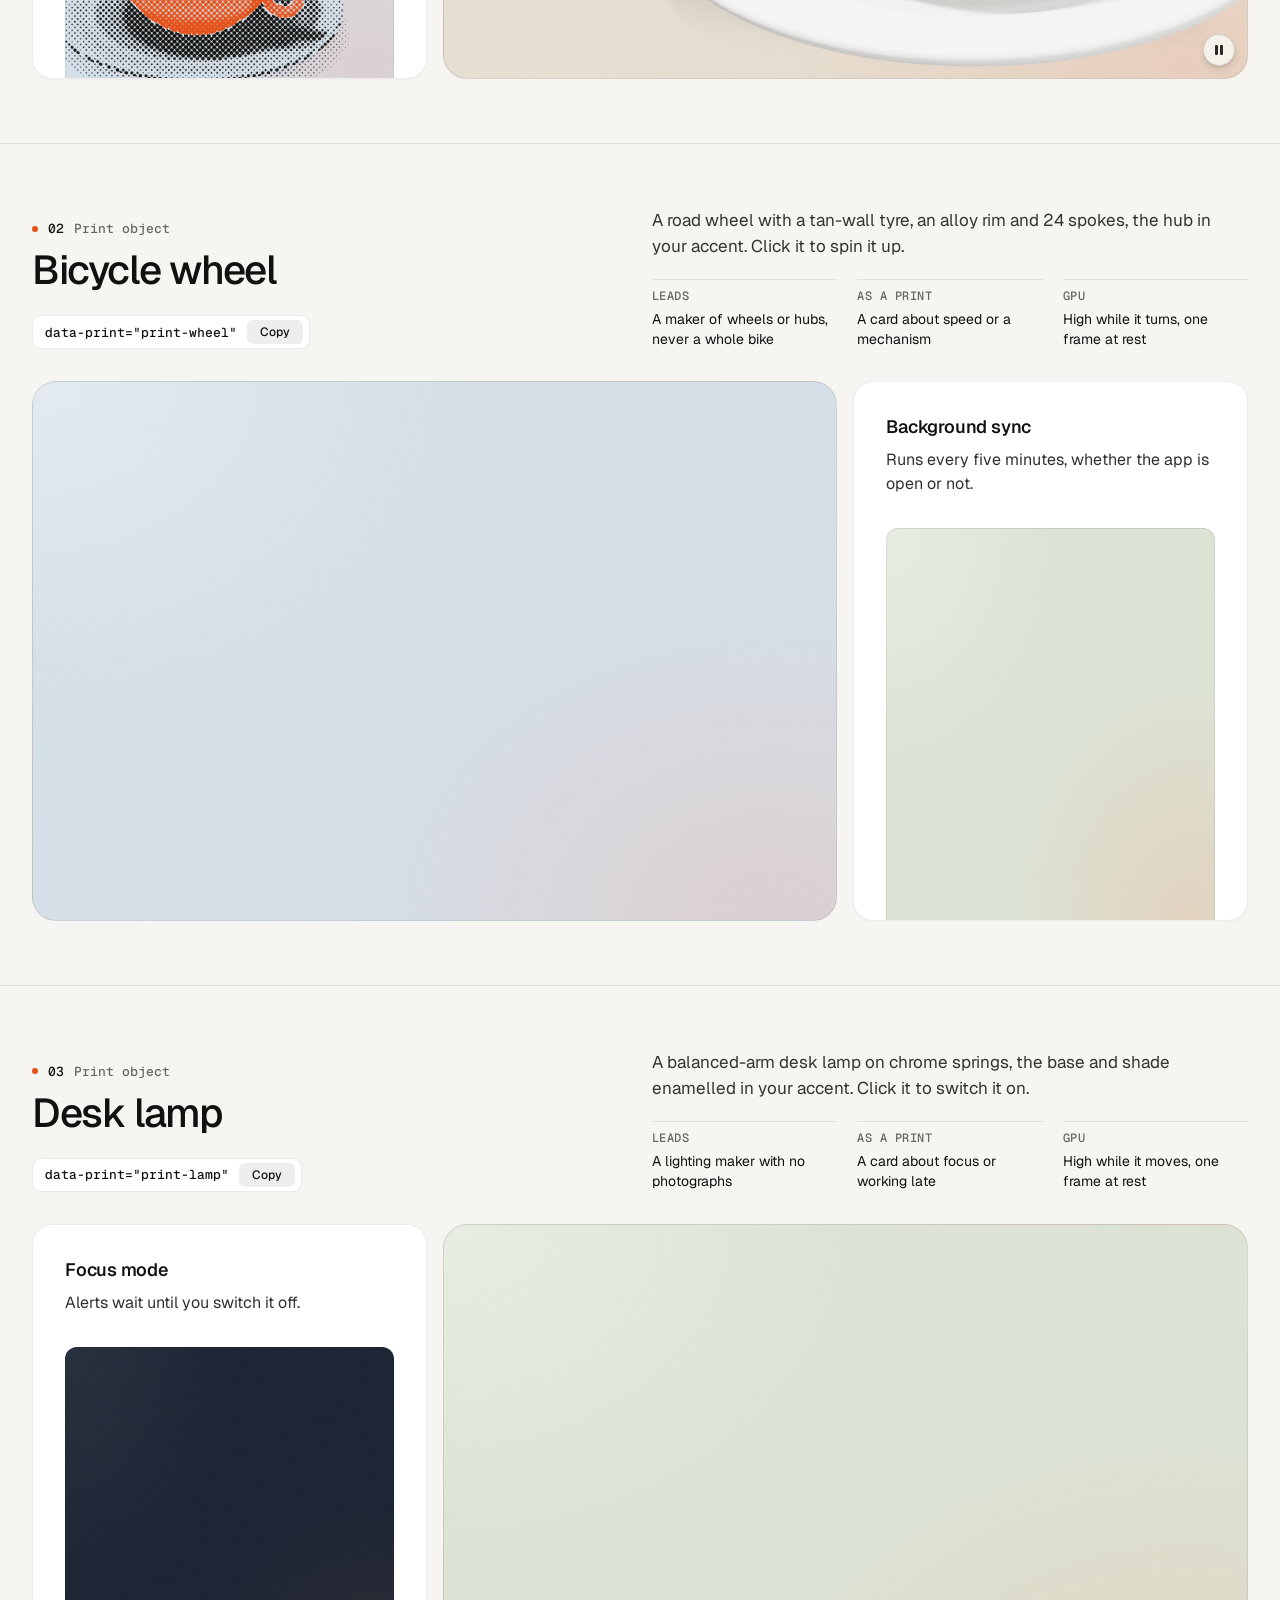
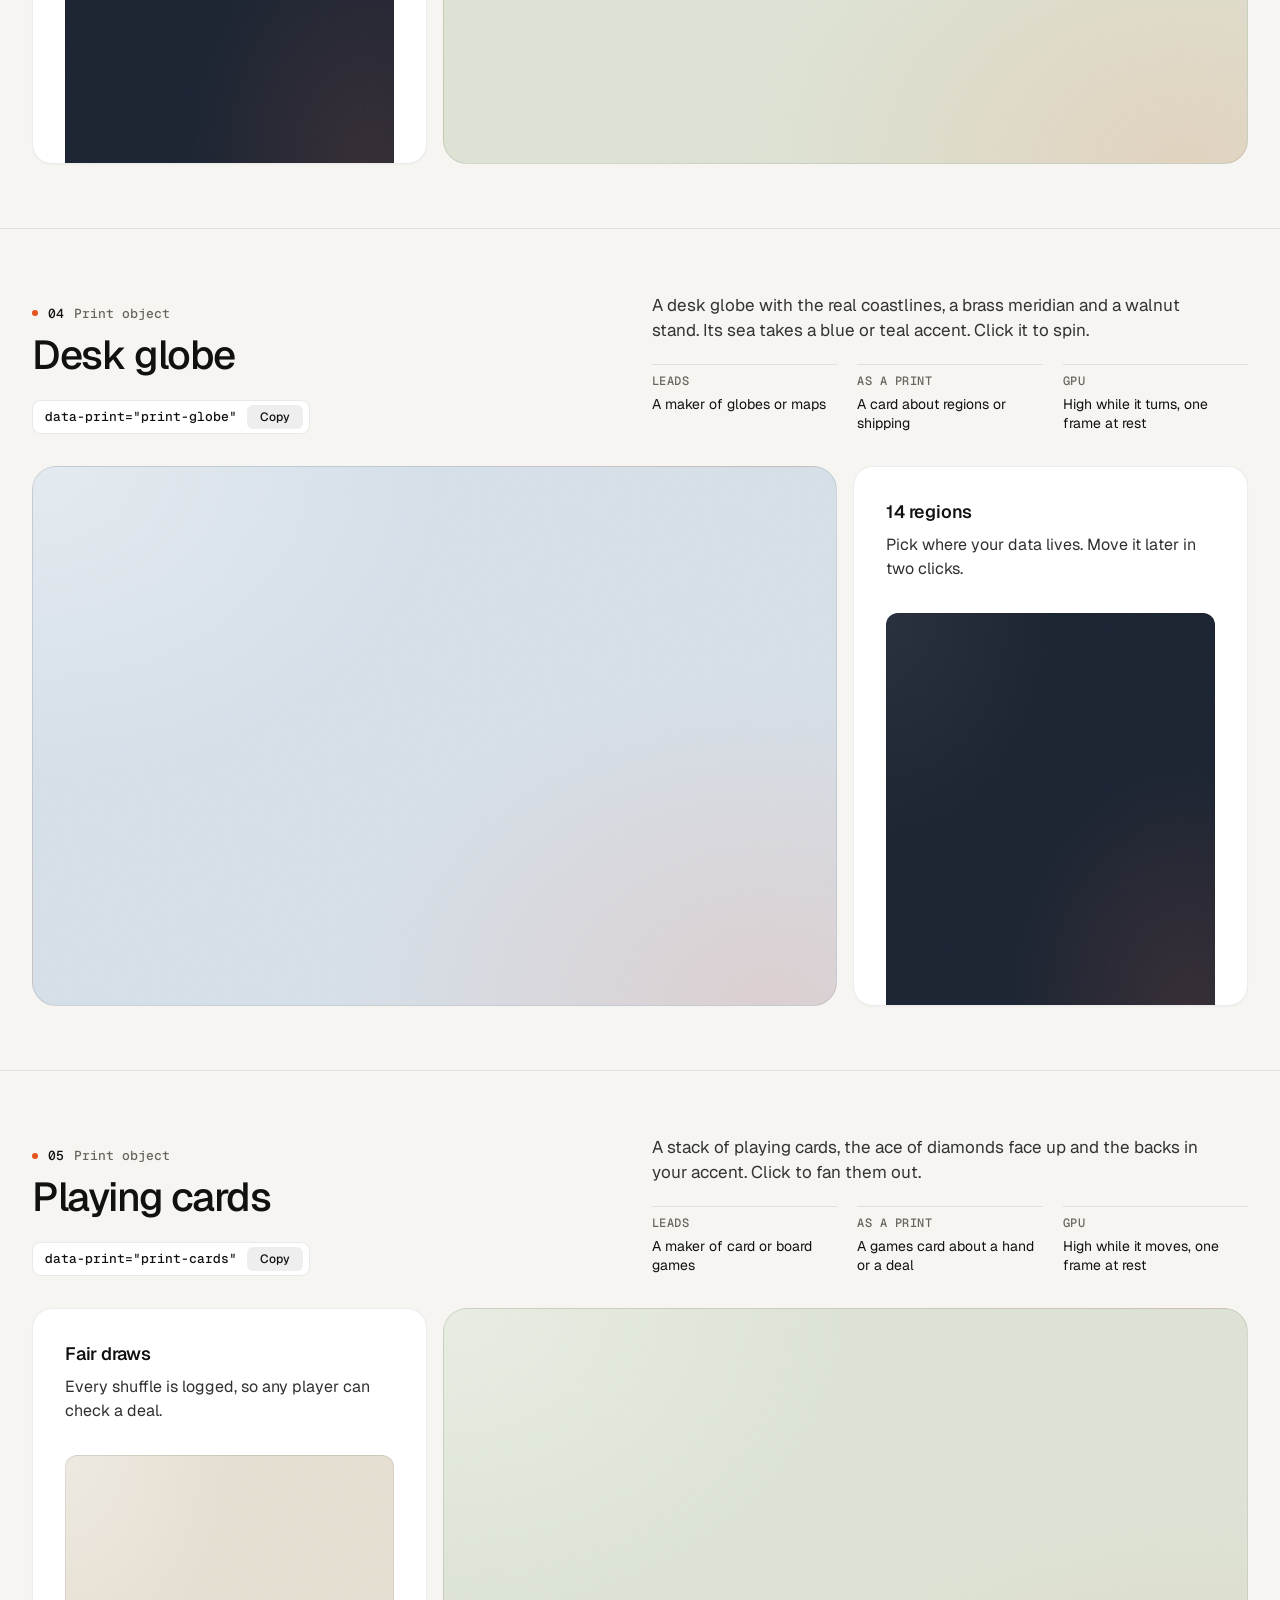
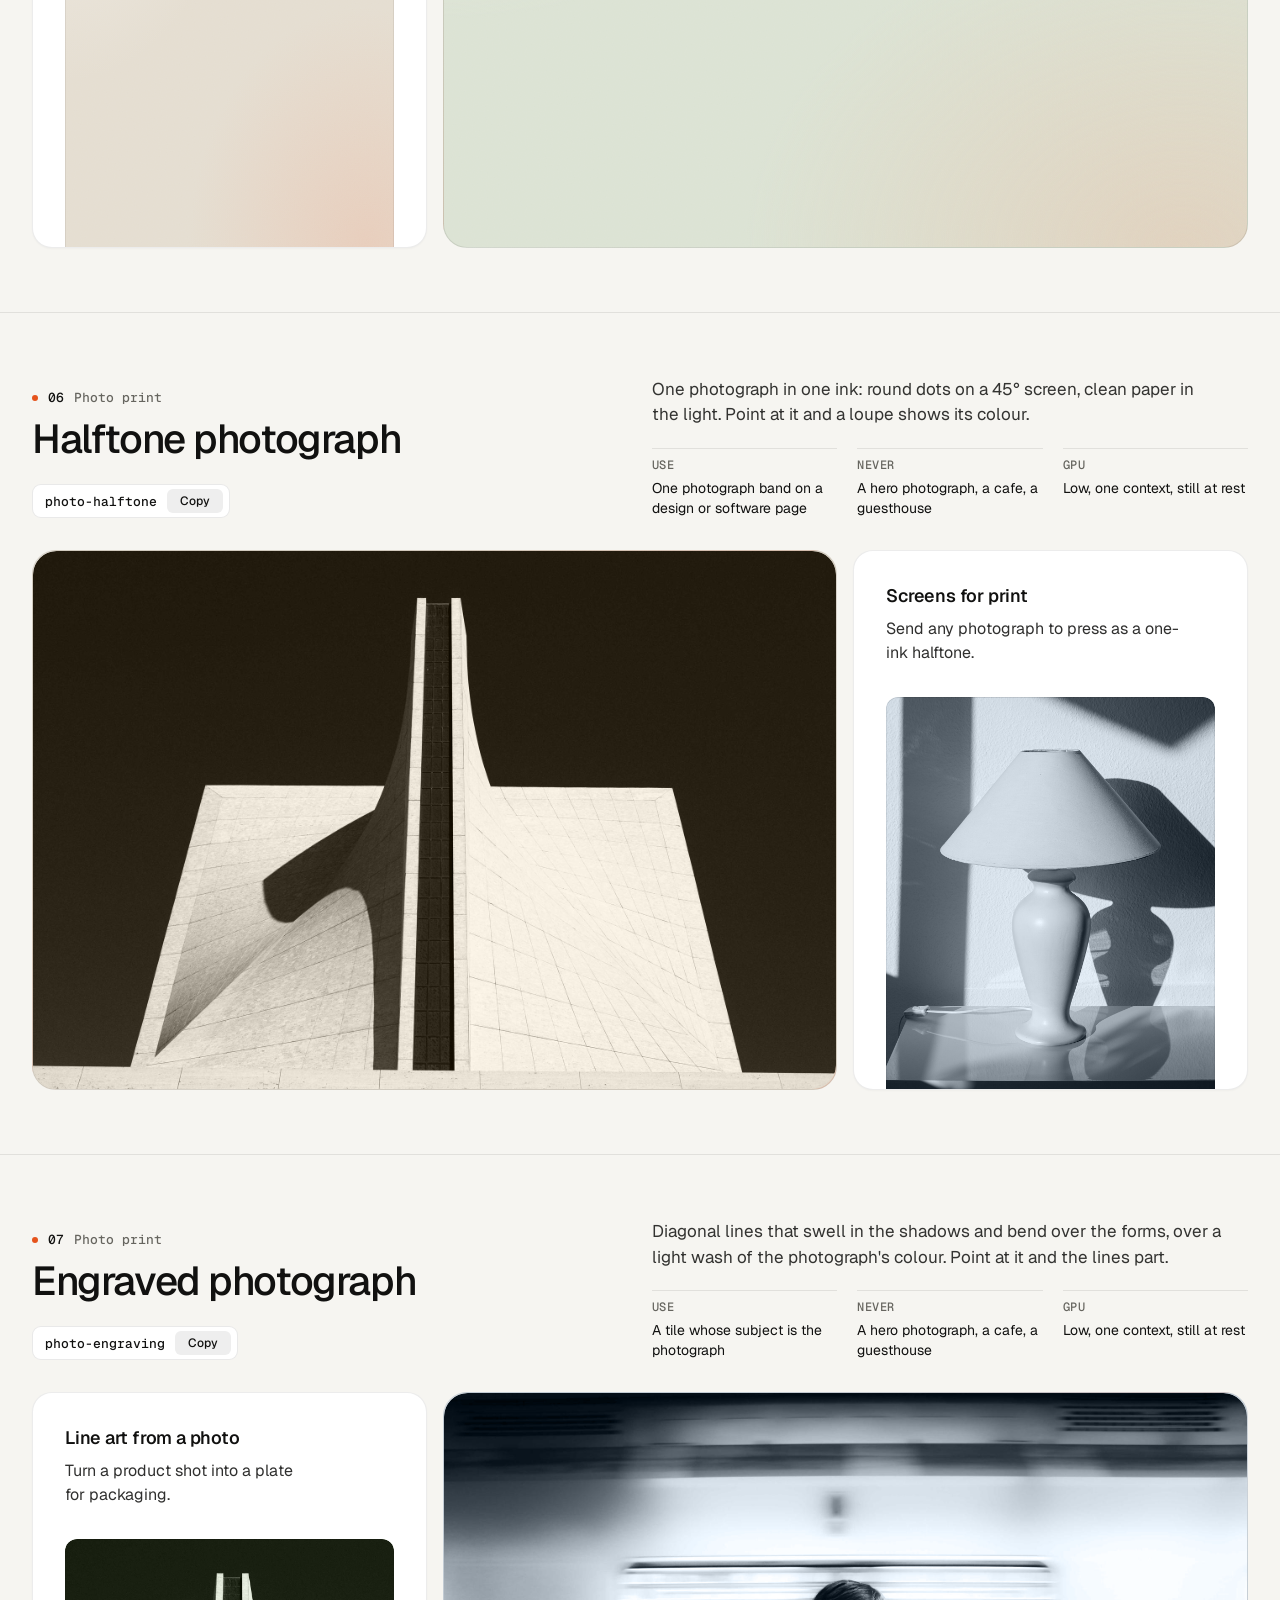
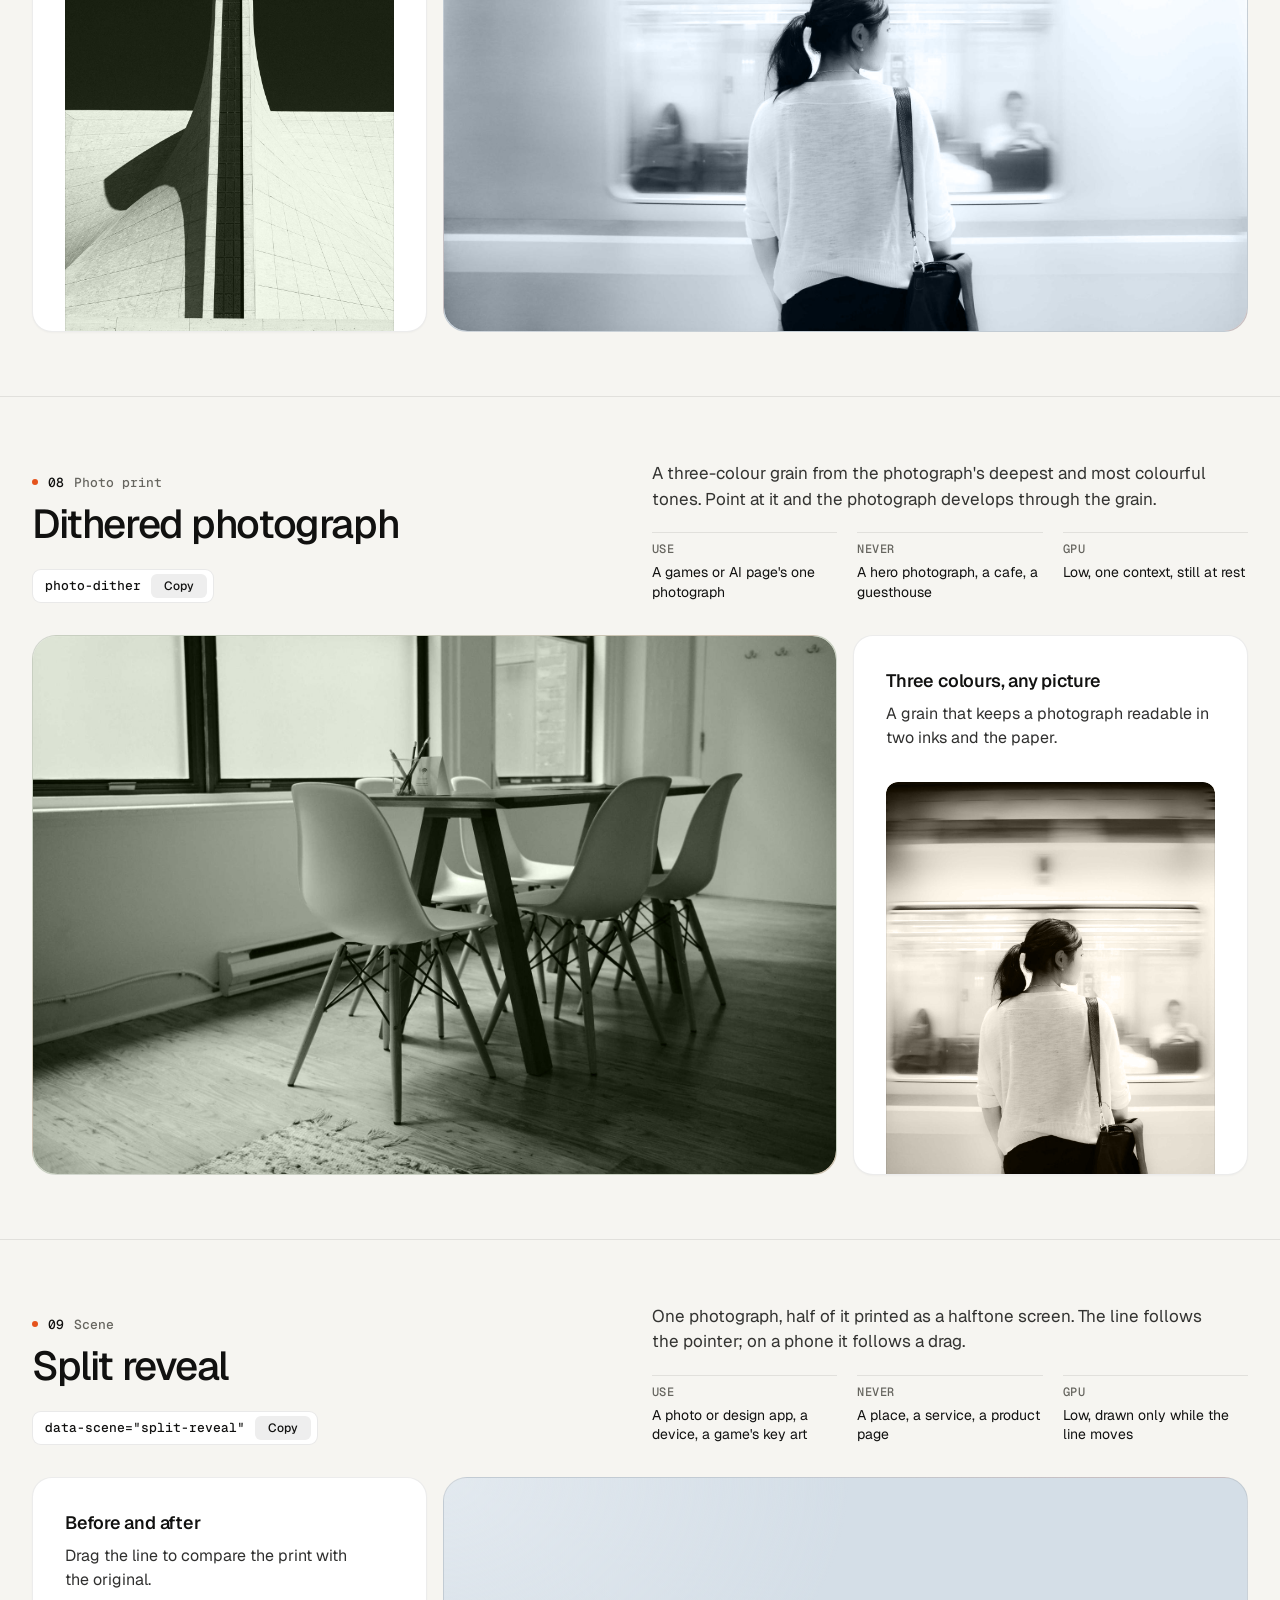
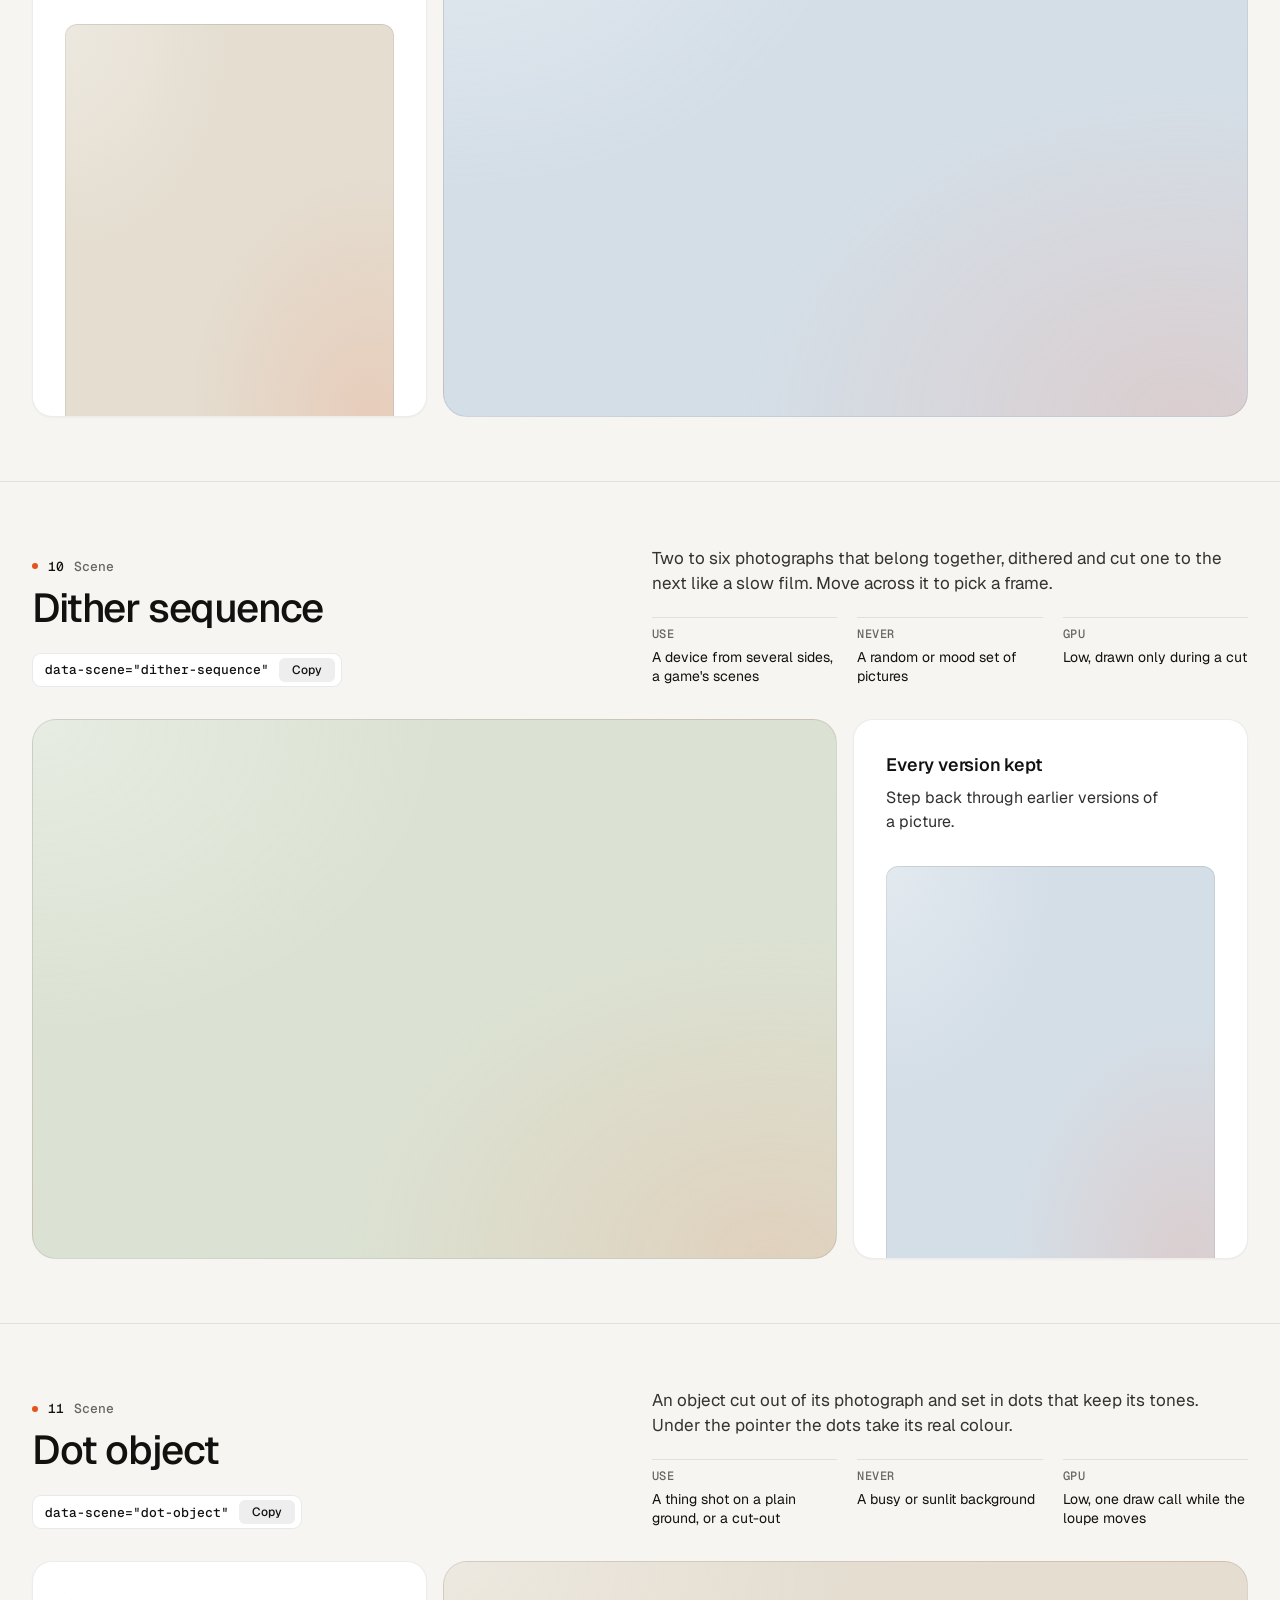
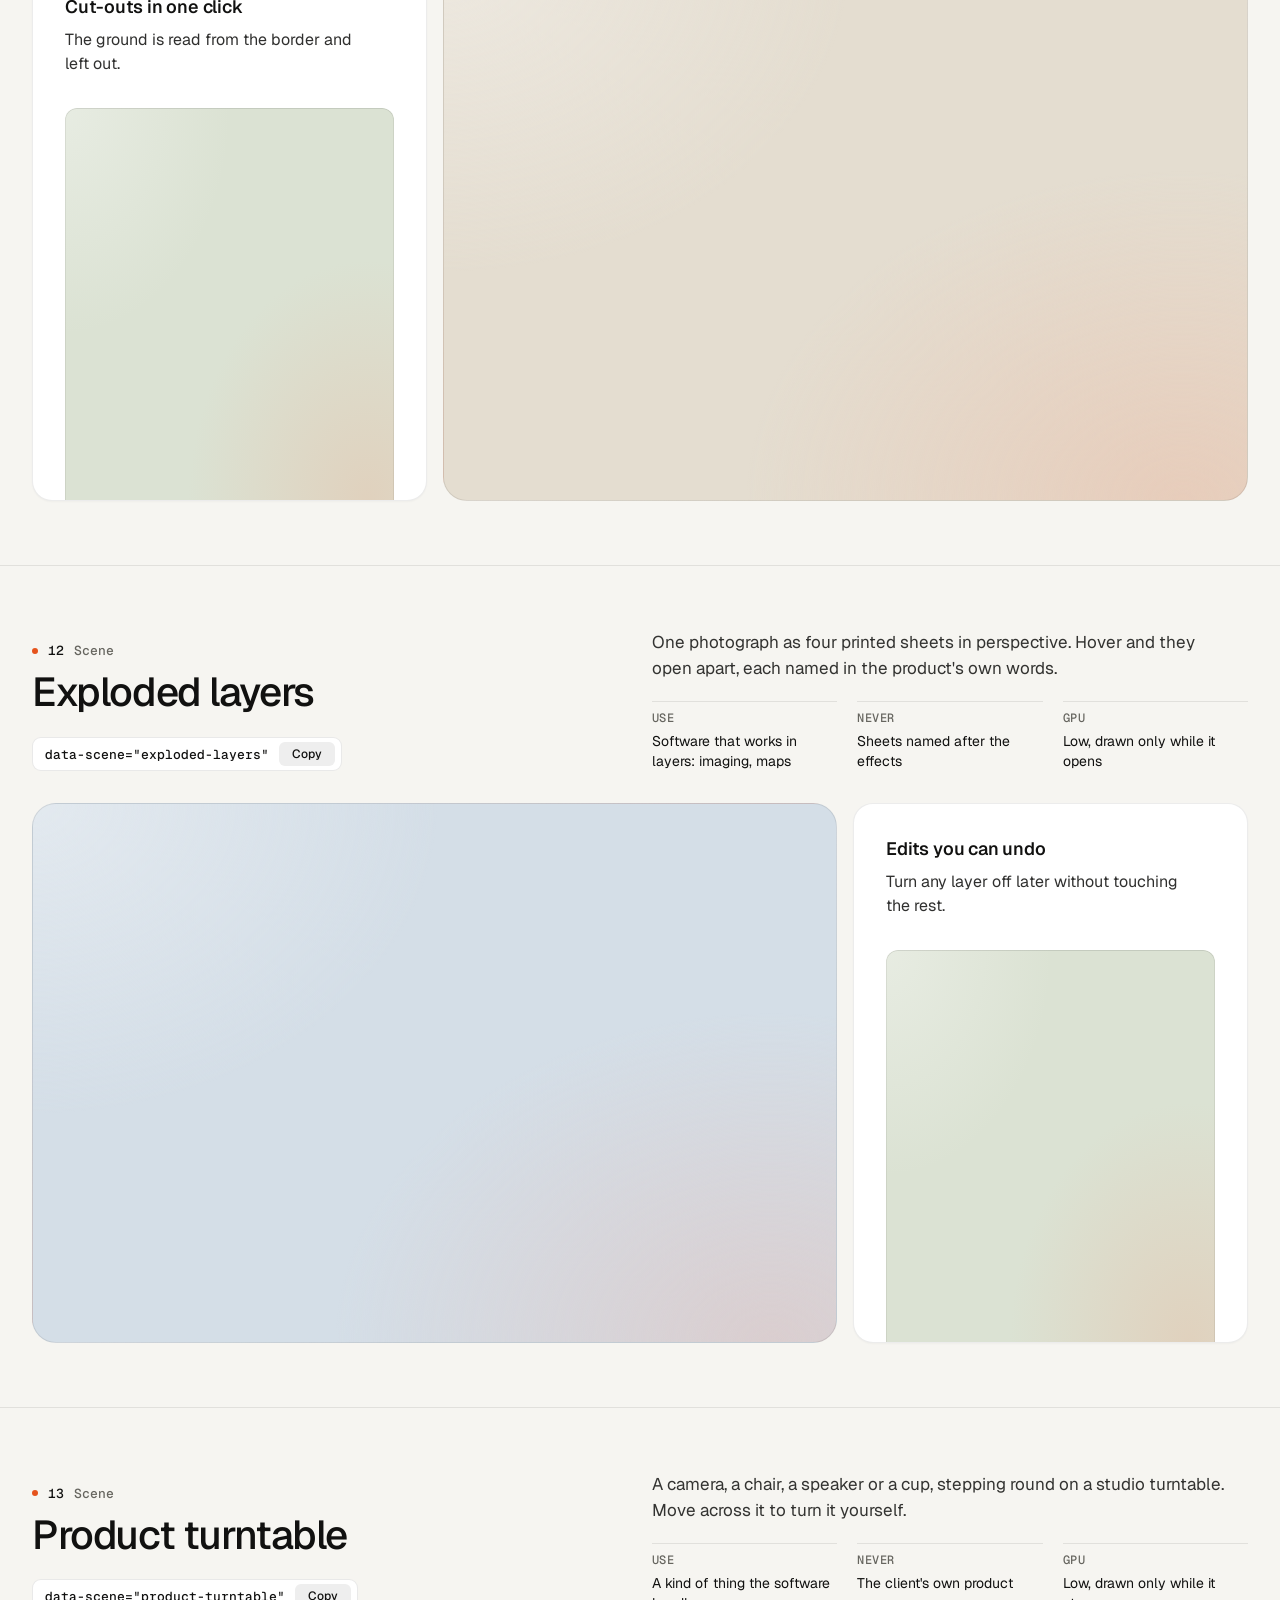
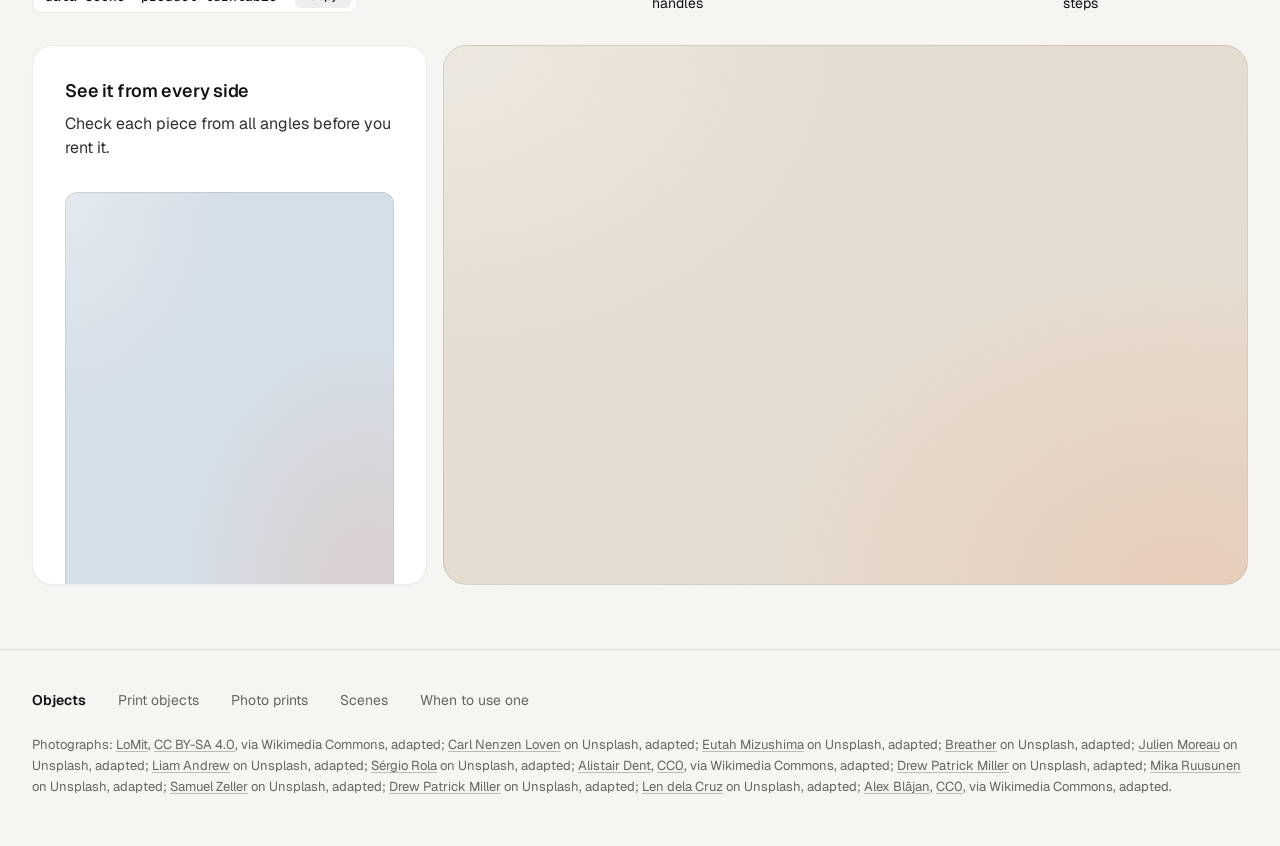
<file: public-v2/assets/objects/index.html>
<!doctype html>
<html lang="en" data-palette="paper">
<head>
<script>window.__tpGlMax = 16;   /* a gallery shows many live effects at once; a page of a site keeps the default 4 (fx.js) */</script>
<meta charset="utf-8">
<meta name="viewport" content="width=device-width, initial-scale=1">
<title>Objects</title>
<meta name="description" content="Thirteen objects for one strong moment a page: products drawn in code, photographs printed by a shader, scenes that answer the pointer.">
<link rel="icon" href="data:,">
<link rel="preconnect" href="https://fonts.googleapis.com">
<link rel="preconnect" href="https://fonts.gstatic.com" crossorigin>
<link href="https://fonts.googleapis.com/css2?family=Geist:wght@300..700&family=Geist+Mono:wght@400;500&display=swap" rel="stylesheet">
<link rel="stylesheet" href="../ui/base.css">
<link rel="stylesheet" href="../ui/cards.css">
<style>
  /* palettes: page tokens, four grounds (--g1 sand, --g2 sky, --g3 sage, --g4 deep) and the globe's sea */
  :root {
    --font-text: "Geist", system-ui, sans-serif; --font-mono: "Geist Mono", ui-monospace, monospace;
    --ease: cubic-bezier(.2, .7, .2, 1);
    --gutter: 32px; --max: 1312px;
  }
  [data-palette="paper"] { --bg: #f6f5f1; --card: #ffffff; --surface: #ffffff; --ink: #111110; --muted: #66655f; --accent: #e5531c; --accent-ink: #ffffff;
    --g1: #e4ddd0; --g2: #d4dee7; --g3: #dbe2d3; --g4: #1a2230; --sea: #2f6aa8; --line: rgb(17 17 16 / 0.09); }
  [data-palette="stone"] { --bg: #e6e5e1; --card: #f3f2ef; --surface: #f3f2ef; --ink: #1a1b1d; --muted: #5d5e62; --accent: #2456d6; --accent-ink: #ffffff;
    --g1: #d6d5d0; --g2: #c9d4df; --g3: #dad3c6; --g4: #1d2633; --sea: #2456d6; --line: rgb(26 27 29 / 0.1); }
  [data-palette="graphite"] { --bg: #0b0b0c; --card: #141416; --surface: #141416; --ink: #f2f2ef; --muted: #96979c; --accent: #ff7a3c; --accent-ink: #120c08;
    --g1: #1e1d1b; --g2: #17202a; --g3: #1b201b; --g4: #23262c; --sea: #4f9be0; --line: rgb(242 242 239 / 0.09); }
  [data-palette="night"] { --bg: #070b14; --card: #0e1420; --surface: #0e1420; --ink: #e9edf3; --muted: #8b94a4; --accent: #5ab9fc; --accent-ink: #07101a;
    --g1: #121a29; --g2: #0f2231; --g3: #16202b; --g4: #1b2536; --sea: #5ab9fc; --line: rgb(233 237 243 / 0.09); }

  * { box-sizing: border-box; }
  html { scroll-padding-top: 64px; }
  html, body { margin: 0; }
  body { font-family: var(--font-text); background: var(--bg); color: var(--ink); -webkit-font-smoothing: antialiased; font-size: 16px; line-height: 1.5;
    transition: background-color 320ms var(--ease), color 320ms var(--ease); }
  a { color: inherit; }
  .wrap { max-width: var(--max); margin: 0 auto; padding: 0 var(--gutter); }

  /* ------------------------------------------------ the bar */
  .bar { position: sticky; top: 0; z-index: 30; background: color-mix(in oklab, var(--bg) 84%, transparent); backdrop-filter: blur(16px) saturate(1.2); border-bottom: 1px solid var(--line); }
  .bar__in { height: 64px; display: flex; align-items: center; gap: 32px; }
  .brand { display: inline-flex; align-items: center; gap: 10px; font-weight: 600; font-size: 15px; letter-spacing: -0.01em; text-decoration: none; }
  .brand svg { width: 22px; height: 22px; }
  .brand svg .a { fill: var(--accent); transition: transform 420ms var(--ease); transform-origin: 11px 11px; }
  .brand:hover svg .a { transform: rotate(90deg); }
  .nav { display: flex; gap: 24px; font-size: 14px; }
  .nav a { position: relative; text-decoration: none; color: var(--muted); transition: color 180ms ease; padding: 6px 0; }
  .nav a::after { content: ""; position: absolute; left: 0; right: 0; bottom: 0; height: 1px; background: currentColor; transform: scaleX(0); transform-origin: left; transition: transform 260ms var(--ease); }
  .nav a:hover { color: var(--ink); }
  .nav a:hover::after { transform: scaleX(1); }
  .sp { flex: 1; }
  .swatches { display: flex; align-items: center; gap: 6px; padding: 4px; border-radius: 999px; border: 1px solid var(--line); background: var(--card); }
  .sw { position: relative; width: 26px; height: 26px; border-radius: 50%; border: 0; padding: 0; cursor: pointer; background: linear-gradient(135deg, var(--s-bg) 0 50%, var(--s-ac) 50% 100%);
    box-shadow: inset 0 0 0 1px rgb(0 0 0 / 0.12); transition: transform 200ms var(--ease); }
  .sw::after { content: ""; position: absolute; inset: -3px; border-radius: 50%; box-shadow: 0 0 0 1.5px var(--ink); opacity: 0; transform: scale(0.8); transition: opacity 200ms ease, transform 260ms var(--ease); }
  .sw:hover { transform: scale(1.08); }
  .sw:active { transform: scale(0.94); }
  .sw[aria-pressed="true"]::after { opacity: 1; transform: scale(1); }
  .sw:focus-visible { outline: 2px solid var(--ink); outline-offset: 3px; }
  .sw-label { font-size: 13px; color: var(--muted); min-width: 60px; text-align: right; }

  /* ------------------------------------------------ grounds: a soft lit mesh of the ground's own tone, a fine grain */
  .gr, .card > .panel.gr { --calm-k: 0%; background-color: var(--pg);
    background-image:
      radial-gradient(80% 90% at 92% 100%, color-mix(in oklab, var(--accent) 13%, var(--pg)), transparent 68%),
      radial-gradient(70% 80% at 0% 0%, color-mix(in oklab, var(--lift, #ffffff) var(--lift-k, 34%), var(--pg)), transparent 72%); }
  .gr.dk, [data-palette="graphite"] .gr, [data-palette="night"] .gr { --lift: #ffffff; --lift-k: 6%; }
  .grain { position: absolute; inset: 0; z-index: 0; pointer-events: none; opacity: .32; mix-blend-mode: soft-light; border-radius: inherit;
    background-image: url("data:image/svg+xml;utf8,<svg xmlns='http://www.w3.org/2000/svg' width='160' height='160'><filter id='n'><feTurbulence type='fractalNoise' baseFrequency='.85' numOctaves='2' stitchTiles='stitch'/><feColorMatrix values='0 0 0 0 .5  0 0 0 0 .5  0 0 0 0 .5  0 0 0 .9 0'/></filter><rect width='100%' height='100%' filter='url(%23n)'/></svg>"); }
  .slot { position: absolute; inset: 0; z-index: 1; border-radius: inherit; }
  .slot > .host { position: absolute; inset: 0; border-radius: inherit; overflow: hidden; }

  /* ------------------------------------------------ hero */
  .hero { min-height: calc(100svh - 64px); display: grid; align-items: center; padding: 56px 0; }
  .hero__grid { display: grid; grid-template-columns: repeat(12, minmax(0, 1fr)); gap: 24px; align-items: center; }
  .hero__copy { grid-column: 1 / span 5; }
  .hero h1 { margin: 0; font-size: clamp(44px, 3.4vw + 12px, 72px); line-height: 1.02; letter-spacing: -0.045em; font-weight: 520; text-wrap: balance; }
  .hero__lede { margin: 24px 0 0; font-size: 19px; line-height: 1.5; color: var(--muted); max-width: 40ch; text-wrap: pretty; }
  .index { margin: 40px 0 0; padding: 0; list-style: none; border-top: 1px solid var(--line); max-width: 460px; }
  .index a { display: grid; grid-template-columns: 1fr auto 20px; align-items: center; gap: 16px; padding: 14px 0; border-bottom: 1px solid var(--line); text-decoration: none; font-size: 16px; font-weight: 500; }
  .index a span { font: 500 13px/1 var(--font-mono); color: var(--muted); }
  .index a svg { width: 16px; height: 16px; transition: transform 260ms var(--ease); }
  .index a:hover svg { transform: translateX(4px); }
  .hero__pics { grid-column: 7 / span 6; display: grid; grid-template-columns: 1fr 1fr; gap: 16px; height: min(70svh, 660px); min-height: 440px; }
  .pic { position: relative; overflow: clip; border-radius: 20px; border: 1px solid var(--line); isolation: isolate; }
  .pic img { position: absolute; inset: 0; width: 100%; height: 100%; object-fit: cover; object-position: 50% 42%; display: block; }
  .pic--down { margin-top: 48px; }

  /* ------------------------------------------------ an object, one screen */
  .obj { min-height: calc(100svh - 64px); display: grid; align-content: center; padding: 64px 0; border-top: 1px solid var(--line); }
  .obj__head { display: grid; grid-template-columns: repeat(12, minmax(0, 1fr)); gap: 24px; align-items: end; margin-bottom: 32px; }
  .obj__title { grid-column: 1 / span 5; }
  .obj__n { margin: 0 0 14px; font: 500 13px/1 var(--font-mono); color: var(--muted); display: flex; gap: 10px; align-items: center; }
  .obj__n b { color: var(--ink); font-weight: 500; }
  .obj__n i { width: 6px; height: 6px; border-radius: 50%; background: var(--accent); display: inline-block; }
  .obj h2 { margin: 0; font-size: clamp(34px, 1.9vw + 16px, 52px); line-height: 1.04; letter-spacing: -0.035em; font-weight: 520; text-wrap: balance; }
  .obj__about { grid-column: 7 / span 6; }
  .obj__line { margin: 0; font-size: 17px; line-height: 1.5; color: color-mix(in oklab, var(--ink) 82%, var(--bg)); max-width: 52ch; text-wrap: pretty; }
  .facts { display: grid; grid-template-columns: repeat(3, minmax(0, 1fr)); gap: 20px; margin: 20px 0 0; }
  .facts div { border-top: 1px solid var(--line); padding-top: 10px; }
  .facts dt { font: 500 12px/1 var(--font-mono); color: var(--muted); text-transform: uppercase; letter-spacing: .04em; }
  .facts dd { margin: 8px 0 0; font-size: 14px; line-height: 1.4; }
  .copy { margin-top: 24px; display: inline-flex; align-items: center; gap: 10px; height: 34px; padding: 0 6px 0 12px; border-radius: 9px; border: 1px solid var(--line);
    background: var(--card); color: var(--ink); font: 500 13px/1 var(--font-mono); cursor: pointer; transition: border-color 180ms ease, transform 160ms var(--ease); }
  .copy:hover { border-color: color-mix(in oklab, var(--ink) 24%, transparent); }
  .copy:active { transform: scale(0.97); }
  .copy:focus-visible { outline: 2px solid var(--ink); outline-offset: 2px; }
  .copy em { font-style: normal; display: inline-grid; place-items: center; height: 24px; padding: 0 8px; border-radius: 6px; background: color-mix(in oklab, var(--ink) 7%, transparent); font-family: var(--font-text); font-size: 12px; overflow: hidden; }
  .copy em span { grid-area: 1 / 1; transition: transform 260ms var(--ease), opacity 200ms ease; }
  .copy em span + span { transform: translateY(110%); opacity: 0; }
  .copy.done em span:first-child { transform: translateY(-110%); opacity: 0; }
  .copy.done em span + span { transform: none; opacity: 1; }

  .duo { display: grid; grid-template-columns: repeat(12, minmax(0, 1fr)); gap: 16px; height: clamp(400px, calc(100svh - 360px), 600px); }
  .big { grid-column: 1 / span 8; position: relative; overflow: clip; isolation: isolate; border-radius: 24px; border: 1px solid var(--line); }
  .duo .card { grid-column: 9 / span 4; }
  .obj:nth-of-type(even) .big { grid-column: 5 / span 8; grid-row: 1; }
  .obj:nth-of-type(even) .duo .card { grid-column: 1 / span 4; grid-row: 1; }
  .duo .card > .panel { flex: 1 1 auto; min-height: 0; }

  /* ------------------------------------------------ footer */
  .foot { border-top: 1px solid var(--line); padding: 40px 0 48px; font-size: 14px; color: var(--muted); }
  .foot__row { display: flex; flex-wrap: wrap; gap: 12px 32px; align-items: baseline; }
  .foot__row b { color: var(--ink); font-weight: 600; }
  .foot__row a { text-decoration: none; }
  .foot__row a:hover { color: var(--ink); }
  .credits { margin: 24px 0 0; font-size: 13px; line-height: 1.6; color: var(--muted); }
  .credits a { text-decoration: underline; text-decoration-color: color-mix(in oklab, currentColor 40%, transparent); text-underline-offset: 2px; }

  @media (max-width: 1023px) {
    .hero__copy, .hero__pics { grid-column: 1 / -1; }
    .hero__pics { height: auto; min-height: 0; }
    .pic { aspect-ratio: 3 / 4; }
    .obj__title, .obj__about { grid-column: 1 / -1; }
    .duo { height: auto; grid-template-columns: minmax(0, 1fr); }
    .big, .duo .card, .obj:nth-of-type(even) .big, .obj:nth-of-type(even) .duo .card { grid-column: 1 / -1; grid-row: auto; }
    .big { aspect-ratio: 4 / 3; }
    .duo .card > .panel { flex: none; height: 320px; }
  }
  @media (max-width: 760px) {
    :root { --gutter: 16px; }
    .nav, .sw-label { display: none; }
    .hero { padding: 32px 0 40px; }
    .hero__lede { font-size: 17px; }
    .hero__pics { gap: 10px; }
    .pic { border-radius: 16px; }
    .pic--down { margin-top: 28px; }
    .obj { padding: 72px 0; min-height: 0; }
    .obj .wrap { display: flex; flex-direction: column; }
    .obj__head, .obj__about { display: contents; }
    .obj__title { order: 1; margin-bottom: 16px; }
    .obj__line { order: 2; margin-bottom: 28px; }
    .duo { order: 3; }
    .facts { order: 4; margin-top: 28px; }
    .copy, .index { display: none; }
    .facts { grid-template-columns: minmax(0, 1fr); gap: 0; }
    .facts div { display: grid; grid-template-columns: 96px 1fr; gap: 12px; padding: 10px 0; }
    .facts dd { margin: 0; }
    .big { aspect-ratio: 4 / 5; border-radius: 18px; }
    .duo .card > .panel { height: 300px; }
  }
  @media (prefers-reduced-motion: reduce) { *, *::before, *::after { transition-duration: 0ms !important; } }
</style>
</head>
<body>
<header class="bar">
  <div class="wrap bar__in">
    <a class="brand" href="#top" aria-label="Objects, back to the top">
      <svg viewBox="0 0 22 22" aria-hidden="true"><rect x="1" y="1" width="20" height="20" rx="6" fill="currentColor"/><rect class="a" x="7" y="7" width="8" height="8" rx="2"/></svg>
      Objects
    </a>
    <nav class="nav" aria-label="Families">
      <a href="#print-cup">Print objects</a>
      <a href="#photo-halftone">Photo prints</a>
      <a href="#split-reveal">Scenes</a>
    </nav>
    <span class="sp"></span>
    <span class="sw-label" id="sw-label">Paper</span>
    <div class="swatches" role="group" aria-label="Palette">
      <button type="button" class="sw" data-pal="paper" aria-label="Paper" aria-pressed="true" style="--s-bg:#f6f5f1;--s-ac:#e5531c"></button>
      <button type="button" class="sw" data-pal="stone" aria-label="Stone" aria-pressed="false" style="--s-bg:#e6e5e1;--s-ac:#2456d6"></button>
      <button type="button" class="sw" data-pal="graphite" aria-label="Graphite" aria-pressed="false" style="--s-bg:#141416;--s-ac:#ff7a3c"></button>
      <button type="button" class="sw" data-pal="night" aria-label="Night" aria-pressed="false" style="--s-bg:#0e1420;--s-ac:#5ab9fc"></button>
    </div>
  </div>
</header>

<main id="top">
  <section class="hero">
    <div class="wrap hero__grid">
      <div class="hero__copy">
        <h1>Objects for one strong moment a page.</h1>
        <p class="hero__lede">Products drawn in code, photographs printed by a shader, and scenes that answer the pointer. A photograph leads where there is one. An object leads where there is none.</p>
        <ul class="index">
          <li><a href="#print-cup">Print objects <span>05</span><svg viewBox="0 0 16 16" fill="none" stroke="currentColor" stroke-width="1.5" aria-hidden="true"><path d="M3 8h10M9 4l4 4-4 4"/></svg></a></li>
          <li><a href="#photo-halftone">Photo prints <span>03</span><svg viewBox="0 0 16 16" fill="none" stroke="currentColor" stroke-width="1.5" aria-hidden="true"><path d="M3 8h10M9 4l4 4-4 4"/></svg></a></li>
          <li><a href="#split-reveal">Scenes <span>05</span><svg viewBox="0 0 16 16" fill="none" stroke="currentColor" stroke-width="1.5" aria-hidden="true"><path d="M3 8h10M9 4l4 4-4 4"/></svg></a></li>
        </ul>
      </div>
      <div class="hero__pics">
        <div class="pic"><img src="photo-kit/photos/lamp.jpg" width="1280" height="1757" alt="Cream ceramic table lamp on a glossy side table in low sun" decoding="async"></div>
        <article class="pic pic--down gr" style="--pg: var(--g1)" aria-label="A balanced-arm desk lamp">
          <div class="grain"></div>
          <div class="slot" data-slot='{"kind":"print","id":"print-lamp","place":"card","ground":"g1","params":{"size":1.06,"x":-0.08,"y":-0.2}}'></div>
        </article>
      </div>
    </div>
  </section>

  <!-- ===================================================== print objects -->
  <section class="obj" id="print-cup">
    <div class="wrap">
      <div class="obj__head">
        <div class="obj__title"><p class="obj__n"><i></i><b>01</b> Print object</p><h2>Cup and saucer</h2>
          <button type="button" class="copy" data-copy='<div data-print="print-cup" data-print-place="card"></div>'>data-print="print-cup"<em><span>Copy</span><span>Copied</span></em></button></div>
        <div class="obj__about">
          <p class="obj__line">A porcelain cup of coffee on its saucer, the glaze in your accent. Click it to stir.</p>
          <dl class="facts"><div><dt>Leads</dt><dd>A tableware maker with no photographs</dd></div><div><dt>As a print</dt><dd>A software card about a morning</dd></div><div><dt>GPU</dt><dd>High while it turns, one frame at rest</dd></div></dl>
        </div>
      </div>
      <div class="duo">
        <article class="big gr" style="--pg: var(--g1)"><div class="grain"></div>
          <div class="slot" data-slot='{"kind":"print","id":"print-cup","place":"hero","ground":"g1","params":{"size":0.96,"x":0.16,"y":-0.04}}'></div></article>
        <article class="card"><h3>Morning digest</h3><p>One email at 8:00 with everything that changed overnight.</p>
          <div class="panel gr" style="--pg: var(--g2)"><div class="grain"></div>
            <div class="slot" data-slot='{"kind":"print","id":"print-cup","place":"card","ground":"g2","params":{"effect":"halftone","turn":0}}'></div></div></article>
      </div>
    </div>
  </section>

  <section class="obj" id="print-wheel">
    <div class="wrap">
      <div class="obj__head">
        <div class="obj__title"><p class="obj__n"><i></i><b>02</b> Print object</p><h2>Bicycle wheel</h2>
          <button type="button" class="copy" data-copy='<div data-print="print-wheel" data-print-place="card"></div>'>data-print="print-wheel"<em><span>Copy</span><span>Copied</span></em></button></div>
        <div class="obj__about">
          <p class="obj__line">A road wheel with a tan-wall tyre, an alloy rim and 24 spokes, the hub in your accent. Click it to spin it up.</p>
          <dl class="facts"><div><dt>Leads</dt><dd>A maker of wheels or hubs, never a whole bike</dd></div><div><dt>As a print</dt><dd>A card about speed or a mechanism</dd></div><div><dt>GPU</dt><dd>High while it turns, one frame at rest</dd></div></dl>
        </div>
      </div>
      <div class="duo">
        <article class="big gr" style="--pg: var(--g2)"><div class="grain"></div>
          <div class="slot" data-slot='{"kind":"print","id":"print-wheel","place":"card","ground":"g2","params":{"size":1.34,"x":-0.08,"y":-0.3}}'></div></article>
        <article class="card"><h3>Background sync</h3><p>Runs every five minutes, whether the app is open or not.</p>
          <div class="panel gr" style="--pg: var(--g3)"><div class="grain"></div>
            <div class="slot" data-slot='{"kind":"print","id":"print-wheel","place":"card","ground":"g3","params":{"effect":"halftone","turn":0}}'></div></div></article>
      </div>
    </div>
  </section>

  <section class="obj" id="print-lamp">
    <div class="wrap">
      <div class="obj__head">
        <div class="obj__title"><p class="obj__n"><i></i><b>03</b> Print object</p><h2>Desk lamp</h2>
          <button type="button" class="copy" data-copy='<div data-print="print-lamp" data-print-place="card"></div>'>data-print="print-lamp"<em><span>Copy</span><span>Copied</span></em></button></div>
        <div class="obj__about">
          <p class="obj__line">A balanced-arm desk lamp on chrome springs, the base and shade enamelled in your accent. Click it to switch it on.</p>
          <dl class="facts"><div><dt>Leads</dt><dd>A lighting maker with no photographs</dd></div><div><dt>As a print</dt><dd>A card about focus or working late</dd></div><div><dt>GPU</dt><dd>High while it moves, one frame at rest</dd></div></dl>
        </div>
      </div>
      <div class="duo">
        <article class="big gr" style="--pg: var(--g3)"><div class="grain"></div>
          <div class="slot" data-slot='{"kind":"print","id":"print-lamp","place":"hero","ground":"g3","params":{"size":0.98,"x":0.14,"y":-0.06,"angle":-24}}'></div></article>
        <article class="card"><h3>Focus mode</h3><p>Alerts wait until you switch it off.</p>
          <div class="panel gr dk" style="--pg: var(--g4)"><div class="grain"></div>
            <div class="slot" data-slot='{"kind":"print","id":"print-lamp","place":"card","ground":"g4","params":{"effect":"dither","step":1,"turn":0}}' aria-label="A desk lamp, switched on"></div></div></article>
      </div>
    </div>
  </section>

  <section class="obj" id="print-globe">
    <div class="wrap">
      <div class="obj__head">
        <div class="obj__title"><p class="obj__n"><i></i><b>04</b> Print object</p><h2>Desk globe</h2>
          <button type="button" class="copy" data-copy='<div data-print="print-globe" data-print-place="card" data-print-params=&apos;{"effect":"engrave"}&apos;></div>'>data-print="print-globe"<em><span>Copy</span><span>Copied</span></em></button></div>
        <div class="obj__about">
          <p class="obj__line">A desk globe with the real coastlines, a brass meridian and a walnut stand. Its sea takes a blue or teal accent. Click it to spin.</p>
          <dl class="facts"><div><dt>Leads</dt><dd>A maker of globes or maps</dd></div><div><dt>As a print</dt><dd>A card about regions or shipping</dd></div><div><dt>GPU</dt><dd>High while it turns, one frame at rest</dd></div></dl>
        </div>
      </div>
      <div class="duo">
        <article class="big gr" style="--pg: var(--g2)"><div class="grain"></div>
          <div class="slot" data-slot='{"kind":"print","id":"print-globe","place":"card","ground":"g2","sea":true,"params":{"size":1.3,"x":-0.1,"y":-0.3}}'></div></article>
        <article class="card"><h3>14 regions</h3><p>Pick where your data lives. Move it later in two clicks.</p>
          <div class="panel gr dk" style="--pg: var(--g4)"><div class="grain"></div>
            <div class="slot" data-slot='{"kind":"print","id":"print-globe","place":"card","ground":"g4","sea":true,"params":{"effect":"engrave","turn":0}}'></div></div></article>
      </div>
    </div>
  </section>

  <section class="obj" id="print-cards">
    <div class="wrap">
      <div class="obj__head">
        <div class="obj__title"><p class="obj__n"><i></i><b>05</b> Print object</p><h2>Playing cards</h2>
          <button type="button" class="copy" data-copy='<div data-print="print-cards" data-print-place="card"></div>'>data-print="print-cards"<em><span>Copy</span><span>Copied</span></em></button></div>
        <div class="obj__about">
          <p class="obj__line">A stack of playing cards, the ace of diamonds face up and the backs in your accent. Click to fan them out.</p>
          <dl class="facts"><div><dt>Leads</dt><dd>A maker of card or board games</dd></div><div><dt>As a print</dt><dd>A games card about a hand or a deal</dd></div><div><dt>GPU</dt><dd>High while it moves, one frame at rest</dd></div></dl>
        </div>
      </div>
      <div class="duo">
        <article class="big gr" style="--pg: var(--g3)"><div class="grain"></div>
          <div class="slot" data-slot='{"kind":"print","id":"print-cards","place":"hero","ground":"g3","params":{"size":0.98,"x":0.16,"y":-0.04}}'></div></article>
        <article class="card"><h3>Fair draws</h3><p>Every shuffle is logged, so any player can check a deal.</p>
          <div class="panel gr" style="--pg: var(--g1)"><div class="grain"></div>
            <div class="slot" data-slot='{"kind":"print","id":"print-cards","place":"card","ground":"g1","params":{"effect":"halftone","turn":0}}'></div></div></article>
      </div>
    </div>
  </section>

  <!-- ===================================================== photo prints -->
  <section class="obj" id="photo-halftone">
    <div class="wrap">
      <div class="obj__head">
        <div class="obj__title"><p class="obj__n"><i></i><b>06</b> Photo print</p><h2>Halftone photograph</h2>
          <button type="button" class="copy" data-copy="import print from './assets/objects/photo-halftone/object.js'; print.mount(frame, { palette: fx.readPalette(frame) });">photo-halftone<em><span>Copy</span><span>Copied</span></em></button></div>
        <div class="obj__about">
          <p class="obj__line">One photograph in one ink: round dots on a 45° screen, clean paper in the light. Point at it and a loupe shows its colour.</p>
          <dl class="facts"><div><dt>Use</dt><dd>One photograph band on a design or software page</dd></div><div><dt>Never</dt><dd>A hero photograph, a cafe, a guesthouse</dd></div><div><dt>GPU</dt><dd>Low, one context, still at rest</dd></div></dl>
        </div>
      </div>
      <div class="duo">
        <article class="big gr" style="--pg: var(--g1)">
          <div class="slot" data-slot='{"kind":"photo","id":"photo-halftone","ground":"g1","photo":"concrete"}'></div></article>
        <article class="card"><h3>Screens for print</h3><p>Send any photograph to press as a one-ink halftone.</p>
          <div class="panel gr" style="--pg: var(--g2)">
            <div class="slot" data-slot='{"kind":"photo","id":"photo-halftone","ground":"g2","photo":"lamp","params":{"tint":1}}'></div></div></article>
      </div>
    </div>
  </section>

  <section class="obj" id="photo-engraving">
    <div class="wrap">
      <div class="obj__head">
        <div class="obj__title"><p class="obj__n"><i></i><b>07</b> Photo print</p><h2>Engraved photograph</h2>
          <button type="button" class="copy" data-copy="import print from './assets/objects/photo-engraving/object.js'; print.mount(frame, { palette: fx.readPalette(frame) });">photo-engraving<em><span>Copy</span><span>Copied</span></em></button></div>
        <div class="obj__about">
          <p class="obj__line">Diagonal lines that swell in the shadows and bend over the forms, over a light wash of the photograph's colour. Point at it and the lines part.</p>
          <dl class="facts"><div><dt>Use</dt><dd>A tile whose subject is the photograph</dd></div><div><dt>Never</dt><dd>A hero photograph, a cafe, a guesthouse</dd></div><div><dt>GPU</dt><dd>Low, one context, still at rest</dd></div></dl>
        </div>
      </div>
      <div class="duo">
        <article class="big gr" style="--pg: var(--g2)">
          <div class="slot" data-slot='{"kind":"photo","id":"photo-engraving","ground":"g2","photo":"platform","photoDark":"concrete"}'></div></article>
        <article class="card"><h3>Line art from a photo</h3><p>Turn a product shot into a plate for packaging.</p>
          <div class="panel gr" style="--pg: var(--g3)">
            <div class="slot" data-slot='{"kind":"photo","id":"photo-engraving","ground":"g3","photo":"concrete","photoDark":"room"}'></div></div></article>
      </div>
    </div>
  </section>

  <section class="obj" id="photo-dither">
    <div class="wrap">
      <div class="obj__head">
        <div class="obj__title"><p class="obj__n"><i></i><b>08</b> Photo print</p><h2>Dithered photograph</h2>
          <button type="button" class="copy" data-copy="import print from './assets/objects/photo-dither/object.js'; print.mount(frame, { palette: fx.readPalette(frame) });">photo-dither<em><span>Copy</span><span>Copied</span></em></button></div>
        <div class="obj__about">
          <p class="obj__line">A three-colour grain from the photograph's deepest and most colourful tones. Point at it and the photograph develops through the grain.</p>
          <dl class="facts"><div><dt>Use</dt><dd>A games or AI page's one photograph</dd></div><div><dt>Never</dt><dd>A hero photograph, a cafe, a guesthouse</dd></div><div><dt>GPU</dt><dd>Low, one context, still at rest</dd></div></dl>
        </div>
      </div>
      <div class="duo">
        <article class="big gr" style="--pg: var(--g3)">
          <div class="slot" data-slot='{"kind":"photo","id":"photo-dither","ground":"g3","photo":"room"}'></div></article>
        <article class="card"><h3>Three colours, any picture</h3><p>A grain that keeps a photograph readable in two inks and the paper.</p>
          <div class="panel gr" style="--pg: var(--g1)">
            <div class="slot" data-slot='{"kind":"photo","id":"photo-dither","ground":"g1","photo":"platform"}'></div></div></article>
      </div>
    </div>
  </section>

  <!-- ===================================================== scenes -->
  <section class="obj" id="split-reveal">
    <div class="wrap">
      <div class="obj__head">
        <div class="obj__title"><p class="obj__n"><i></i><b>09</b> Scene</p><h2>Split reveal</h2>
          <button type="button" class="copy" data-copy='<div data-scene="split-reveal" data-scene-src="assets/img/photo.jpg"></div>'>data-scene="split-reveal"<em><span>Copy</span><span>Copied</span></em></button></div>
        <div class="obj__about">
          <p class="obj__line">One photograph, half of it printed as a halftone screen. The line follows the pointer; on a phone it follows a drag.</p>
          <dl class="facts"><div><dt>Use</dt><dd>A photo or design app, a device, a game's key art</dd></div><div><dt>Never</dt><dd>A place, a service, a product page</dd></div><div><dt>GPU</dt><dd>Low, drawn only while the line moves</dd></div></dl>
        </div>
      </div>
      <div class="duo">
        <article class="big gr" style="--pg: var(--g2)">
          <div class="slot" data-slot='{"kind":"scene","id":"split-reveal","ground":"g2","src":"default"}'></div></article>
        <article class="card"><h3>Before and after</h3><p>Drag the line to compare the print with the original.</p>
          <div class="panel gr" style="--pg: var(--g1)">
            <div class="slot" data-slot='{"kind":"scene","id":"split-reveal","ground":"g1","src":"roof","params":{"side":"right","split":0.42}}'></div></div></article>
      </div>
    </div>
  </section>

  <section class="obj" id="dither-sequence">
    <div class="wrap">
      <div class="obj__head">
        <div class="obj__title"><p class="obj__n"><i></i><b>10</b> Scene</p><h2>Dither sequence</h2>
          <button type="button" class="copy" data-copy='<div data-scene="dither-sequence" data-scene-src=&apos;[{"src":"a.jpg"},{"src":"b.jpg"}]&apos;></div>'>data-scene="dither-sequence"<em><span>Copy</span><span>Copied</span></em></button></div>
        <div class="obj__about">
          <p class="obj__line">Two to six photographs that belong together, dithered and cut one to the next like a slow film. Move across it to pick a frame.</p>
          <dl class="facts"><div><dt>Use</dt><dd>A device from several sides, a game's scenes</dd></div><div><dt>Never</dt><dd>A random or mood set of pictures</dd></div><div><dt>GPU</dt><dd>Low, drawn only during a cut</dd></div></dl>
        </div>
      </div>
      <div class="duo">
        <article class="big gr" style="--pg: var(--g3)">
          <div class="slot" data-slot='{"kind":"scene","id":"dither-sequence","ground":"g3","src":"default"}'></div></article>
        <article class="card"><h3>Every version kept</h3><p>Step back through earlier versions of a picture.</p>
          <div class="panel gr" style="--pg: var(--g2)">
            <div class="slot" data-slot='{"kind":"scene","id":"dither-sequence","ground":"g2","src":"spirals","params":{"fit":"contain","autoplay":0}}'></div></div></article>
      </div>
    </div>
  </section>

  <section class="obj" id="dot-object">
    <div class="wrap">
      <div class="obj__head">
        <div class="obj__title"><p class="obj__n"><i></i><b>11</b> Scene</p><h2>Dot object</h2>
          <button type="button" class="copy" data-copy='<div data-scene="dot-object" data-scene-src="assets/img/object-on-white.jpg"></div>'>data-scene="dot-object"<em><span>Copy</span><span>Copied</span></em></button></div>
        <div class="obj__about">
          <p class="obj__line">An object cut out of its photograph and set in dots that keep its tones. Under the pointer the dots take its real colour.</p>
          <dl class="facts"><div><dt>Use</dt><dd>A thing shot on a plain ground, or a cut-out</dd></div><div><dt>Never</dt><dd>A busy or sunlit background</dd></div><div><dt>GPU</dt><dd>Low, one draw call while the loupe moves</dd></div></dl>
        </div>
      </div>
      <div class="duo">
        <article class="big gr" style="--pg: var(--g1)">
          <div class="slot" data-slot='{"kind":"scene","id":"dot-object","ground":"g1","src":"default"}'></div></article>
        <article class="card"><h3>Cut-outs in one click</h3><p>The ground is read from the border and left out.</p>
          <div class="panel gr" style="--pg: var(--g3)">
            <div class="slot" data-slot='{"kind":"scene","id":"dot-object","ground":"g3","src":"dahlia"}'></div></div></article>
      </div>
    </div>
  </section>

  <section class="obj" id="exploded-layers">
    <div class="wrap">
      <div class="obj__head">
        <div class="obj__title"><p class="obj__n"><i></i><b>12</b> Scene</p><h2>Exploded layers</h2>
          <button type="button" class="copy" data-copy='<div data-scene="exploded-layers" data-scene-src="assets/img/photo.jpg" data-scene-params=&apos;{"names":["Photo","Colour","Light","Depth"]}&apos;></div>'>data-scene="exploded-layers"<em><span>Copy</span><span>Copied</span></em></button></div>
        <div class="obj__about">
          <p class="obj__line">One photograph as four printed sheets in perspective. Hover and they open apart, each named in the product's own words.</p>
          <dl class="facts"><div><dt>Use</dt><dd>Software that works in layers: imaging, maps</dd></div><div><dt>Never</dt><dd>Sheets named after the effects</dd></div><div><dt>GPU</dt><dd>Low, drawn only while it opens</dd></div></dl>
        </div>
      </div>
      <div class="duo">
        <article class="big gr" style="--pg: var(--g2)">
          <div class="slot" data-slot='{"kind":"scene","id":"exploded-layers","ground":"g2","src":"default","params":{"names":["Photo","Colour","Light","Depth"]}}'></div></article>
        <article class="card"><h3>Edits you can undo</h3><p>Turn any layer off later without touching the rest.</p>
          <div class="panel gr" style="--pg: var(--g3)">
            <div class="slot" data-slot='{"kind":"scene","id":"exploded-layers","ground":"g3","src":"lattice"}'></div></div></article>
      </div>
    </div>
  </section>

  <section class="obj" id="product-turntable">
    <div class="wrap">
      <div class="obj__head">
        <div class="obj__title"><p class="obj__n"><i></i><b>13</b> Scene</p><h2>Product turntable</h2>
          <button type="button" class="copy" data-copy='<div data-scene="product-turntable" data-scene-params=&apos;{"form":"chair"}&apos;></div>'>data-scene="product-turntable"<em><span>Copy</span><span>Copied</span></em></button></div>
        <div class="obj__about">
          <p class="obj__line">A camera, a chair, a speaker or a cup, stepping round on a studio turntable. Move across it to turn it yourself.</p>
          <dl class="facts"><div><dt>Use</dt><dd>A kind of thing the software handles</dd></div><div><dt>Never</dt><dd>The client's own product</dd></div><div><dt>GPU</dt><dd>Low, drawn only while it steps</dd></div></dl>
        </div>
      </div>
      <div class="duo">
        <article class="big gr" style="--pg: var(--g1)">
          <div class="slot" data-slot='{"kind":"scene","id":"product-turntable","ground":"g1","params":{"form":"camera"}}' aria-label="A camera on a turntable"></div></article>
        <article class="card"><h3>See it from every side</h3><p>Check each piece from all angles before you rent it.</p>
          <div class="panel gr" style="--pg: var(--g2)">
            <div class="slot" data-slot='{"kind":"scene","id":"product-turntable","ground":"g2","params":{"form":"chair","start":-40,"autoplay":0}}' aria-label="A side chair"></div></div></article>
      </div>
    </div>
  </section>
</main>

<footer class="foot">
  <div class="wrap">
    <div class="foot__row">
      <b>Objects</b>
      <a href="_print-core/README.md">Print objects</a>
      <a href="photo-kit/README.md">Photo prints</a>
      <a href="_scenes/README.md">Scenes</a>
      <a href="../../references/effects-objects.md">When to use one</a>
    </div>
    <p class="credits" id="credits"></p>
  </div>
</footer>

<script type="module">
  /*
    The showcase's own mounting: every [data-slot] mounts when it comes near the screen and is destroyed
    when it leaves, and never more than MAX are mounted at once, so the page holds at most 4 live WebGL
    contexts (each mounted object holds one at most; still print objects hold none).
  */
  import fx from '../effects/fx.js';
  import { creditsLine } from './photo-kit/photo.js';
  import { DEFAULT_PHOTO as SPLIT } from './split-reveal/object.js';
  import { DEFAULT_SEQUENCE } from './dither-sequence/object.js';
  import { DEFAULT_PHOTO as TULIP } from './dot-object/object.js';
  import { DEFAULT_PHOTO as MIXER } from './exploded-layers/object.js';

  const MAX = 4, CAP = { print: 4, photo: 3, scene: 4 };
  const root = document.documentElement;
  const q = new URLSearchParams(location.search);
  const U = 'https://unsplash.com/license', CC0 = 'https://creativecommons.org/publicdomain/zero/1.0/';
  const SRC = {
    roof: { id: 618, ratio: 1.5, alt: 'Curving glass and steel lattice roof in black and white', by: 'Mika Ruusunen', licence: 'Unsplash licence', licenceUrl: U, page: 'https://unsplash.com/photos/ypVM8PnygUo' },
    lattice: { id: 893, ratio: 1.5, alt: 'Curved latticed building facade forming sweeping lines', by: 'Samuel Zeller', licence: 'Unsplash licence', licenceUrl: U, page: 'https://unsplash.com/photos/j0g8taxHZa0' },
    spirals: [
      { id: 949, ratio: 0.66, alt: 'A white spiral atrium under a glass dome, seen from below', by: 'Drew Patrick Miller', licence: 'Unsplash licence', licenceUrl: U, page: 'https://unsplash.com/photos/VLT62-JzddA' },
      { id: 679, ratio: 1, alt: 'Spiralling concrete curves around a small round window', by: 'Len dela Cruz', licence: 'Unsplash licence', licenceUrl: U, page: 'https://unsplash.com/photos/ScEKf8u7y-c' },
    ],
    dahlia: { id: 'commons-minimal-orange-dahlia', source: 'commons', ratio: 1.523, width: 5830, focus: [0.5, 0.5], alt: 'An orange dahlia on a black ground', by: 'Alex Blăjan', licence: 'CC0', licenceUrl: CC0,
      url: 'https://upload.wikimedia.org/wikipedia/commons/5/5e/Minimal_orange_dahlia_%28Unsplash%29.jpg', page: 'https://commons.wikimedia.org/wiki/File:Minimal_orange_dahlia_(Unsplash).jpg' },
  };
  const DEFAULTS = { 'split-reveal': SPLIT, 'dither-sequence': DEFAULT_SEQUENCE, 'dot-object': TULIP, 'exploded-layers': MIXER };
  const lib = await fetch(new URL('./photo-kit/photos.json', import.meta.url)).then(r => r.json()).catch(() => ({ photos: [] }));
  const PHOTOS = Object.fromEntries(lib.photos.map(p => [p.key, p]));

  // ---- palette: the page tokens, a ground's paper and an ink that reads on it
  const tok = n => getComputedStyle(root).getPropertyValue(n).trim();
  const lum = hex => { const h = hex.replace('#', ''); const c = [0, 2, 4].map(i => parseInt(h.slice(i, i + 2), 16) / 255); return 0.2126 * c[0] + 0.7152 * c[1] + 0.0722 * c[2]; };
  function paletteFor(cfg) {
    const bg = tok('--' + (cfg.ground || 'g1')), ink = tok('--ink');
    const light = lum(bg) > 0.4, pageLight = lum(ink) < 0.4;
    const gInk = light ? (pageLight ? ink : '#17181b') : (pageLight ? '#eef0f2' : ink);
    return fx.normalizePalette({ bg, surface: bg, ink: gInk, accent: cfg.sea ? tok('--sea') : tok('--accent'), accentInk: tok('--accent-ink') });
  }

  // ---- mounting
  const slots = [...document.querySelectorAll('[data-slot]')];
  const st = new Map(slots.map(el => [el, { cfg: JSON.parse(el.dataset.slot), near: false, ctrl: null, host: null, busy: false }]));
  const mods = new Map();
  const load = id => { if (!mods.has(id)) mods.set(id, import(`./${id}/object.js`).then(m => m.default)); return mods.get(id); };
  // a photo print may name a darker photograph for the dark palettes (a pale one prints as a light plate there)
  const isDark = () => lum(tok('--bg')) < 0.4;
  const photoKey = cfg => (cfg.photoDark && isDark() ? cfg.photoDark : cfg.photo);
  const srcOf = cfg => {
    if (cfg.kind === 'photo') return new URL('./photo-kit/' + PHOTOS[photoKey(cfg)].file, import.meta.url).href;
    if (!cfg.src) return undefined;
    return cfg.src === 'default' ? DEFAULTS[cfg.id] : SRC[cfg.src];
  };
  // a photo print's slot shows its photograph toned into the ground until the print draws, before it
  // mounts too: never an empty panel, even on a slow device
  function underlay(box, cfg) {
    if (cfg.kind !== 'photo') return;
    const p = PHOTOS[photoKey(cfg)];
    Object.assign(box.style, { backgroundColor: 'var(--pg)', backgroundImage: 'url(' + srcOf(cfg) + ')', backgroundSize: 'cover',
      backgroundPosition: (p.focus[0] * 100) + '% ' + (p.focus[1] * 100) + '%', backgroundBlendMode: 'luminosity' });
  }
  async function mount(el) {
    const s = st.get(el);
    s.busy = true;
    try {
      const obj = await load(s.cfg.id);
      if (!s.want) return;
      const host = document.createElement('div');
      host.className = 'host';
      if (el.hasAttribute('aria-label')) host.setAttribute('aria-label', el.getAttribute('aria-label'));
      el.appendChild(host);
      const cfg = s.cfg, palette = paletteFor(cfg);
      let ctrl;
      if (cfg.kind === 'print') ctrl = obj.mount(host, { place: cfg.place, params: cfg.params || {}, palette });
      else if (cfg.kind === 'photo') {
        const p = PHOTOS[photoKey(cfg)];
        s.photo = photoKey(cfg);
        underlay(host, cfg);
        ctrl = obj.mount(host, { palette, src: srcOf(cfg), params: { focusX: p.focus[0], focusY: p.focus[1], ...(cfg.params || {}) } });
      } else ctrl = obj.mount(host, { palette, src: srcOf(cfg), params: cfg.params || {} });
      s.ctrl = ctrl; s.host = host;
    } catch (e) { console.warn('objects:', s.cfg.id, e); }
    finally { s.busy = false; if (!s.want && s.ctrl) unmount(el); schedule(); }
  }
  function unmount(el) {
    const s = st.get(el);
    if (!s.ctrl) return;
    try { s.ctrl.destroy(); } catch (e) { console.warn(e); }
    s.host?.remove();
    s.ctrl = null; s.host = null;
  }
  let queued = 0;
  function reconcile() {
    queued = 0;
    const mid = innerHeight / 2;
    const dist = el => { const r = el.getBoundingClientRect(); return Math.abs((r.top + r.bottom) / 2 - mid); };
    // the nearest first, at most MAX, and at most CAP of one family (photo-kit warns past 3)
    const near = [], kinds = {};
    for (const el of slots.filter(e => st.get(e).near).sort((a, b) => dist(a) - dist(b))) {
      const k = st.get(el).cfg.kind;
      if (near.length < MAX && (kinds[k] || 0) < CAP[k]) { near.push(el); kinds[k] = (kinds[k] || 0) + 1; }
    }
    const want = new Set(near);
    for (const el of slots) { const s = st.get(el); s.want = want.has(el); if (!s.want && s.ctrl && !s.busy) unmount(el); }
    // never more than MAX mounted (or mounting) at once
    let count = slots.filter(el => { const s = st.get(el); return s.ctrl || s.busy; }).length;
    for (const el of near) { const s = st.get(el); if (!s.ctrl && !s.busy && count < MAX) { count++; mount(el); } }
  }
  const schedule = () => { if (!queued) queued = requestAnimationFrame(reconcile); };
  const io = new IntersectionObserver(es => { for (const e of es) st.get(e.target).near = e.isIntersecting; schedule(); }, { rootMargin: '60% 0px' });
  slots.forEach(el => io.observe(el));
  addEventListener('scroll', schedule, { passive: true });
  addEventListener('resize', schedule, { passive: true });

  // ---- palette switch
  const PAL = ['paper', 'stone', 'graphite', 'night'];
  const label = document.getElementById('sw-label');
  function setPalette(name, save) {
    if (!PAL.includes(name)) name = 'paper';
    root.dataset.palette = name;
    for (const b of document.querySelectorAll('[data-pal]')) b.setAttribute('aria-pressed', String(b.dataset.pal === name));
    label.textContent = name[0].toUpperCase() + name.slice(1);
    for (const [el, s] of st) {
      if (s.ctrl && s.cfg.kind === 'photo' && s.photo !== photoKey(s.cfg)) unmount(el);   // its photograph changes: mount it again
      else if (s.ctrl?.setPalette) s.ctrl.setPalette(paletteFor(s.cfg));
    }
    for (const [el, s] of st) underlay(el, s.cfg);
    schedule();
    if (save) try { localStorage.setItem('objects-palette', name); } catch (_) { /* private window */ }
  }
  let saved = null;
  try { saved = localStorage.getItem('objects-palette'); } catch (_) { /* private window */ }
  setPalette(q.get('palette') || saved || 'paper');
  document.querySelector('.swatches').addEventListener('click', e => { const b = e.target.closest('[data-pal]'); if (b) setPalette(b.dataset.pal, true); });

  // ---- copy a mount snippet
  document.addEventListener('click', async e => {
    const b = e.target.closest('.copy');
    if (!b) return;
    try { await navigator.clipboard.writeText(b.dataset.copy); } catch (_) { /* no clipboard: the button still answers */ }
    b.classList.add('done');
    clearTimeout(b._t); b._t = setTimeout(() => b.classList.remove('done'), 1400);
  });

  // ---- the one credit line
  const pk = ['lamp', 'concrete', 'platform', 'room'].map(k => PHOTOS[k]).filter(Boolean).map(p => ({ ...p, adapted: true }));
  const sc = [SPLIT, ...DEFAULT_SEQUENCE, TULIP, MIXER, SRC.roof, SRC.lattice, ...SRC.spirals, SRC.dahlia]
    .map(p => ({ ...p, source: p.source === 'commons' ? 'Wikimedia Commons' : (p.source || 'Unsplash'), adapted: true }));
  const seen = new Set();
  document.getElementById('credits').innerHTML = creditsLine([...pk, ...sc].filter(p => { const k = p.page || p.by; if (seen.has(k)) return false; seen.add(k); return true; }));

  // fetch every object's module and the photographs while the page is idle, so a panel mounts at once
  const prefetch = () => {
    const ids = [...new Set([...st.values()].map(s => s.cfg.id))];
    let i = 0;
    const next = () => { if (i < ids.length) load(ids[i++]).catch(() => {}).finally(() => setTimeout(next, 80)); };
    next();
    for (const p of Object.values(PHOTOS)) { const im = new Image(); im.decoding = 'async'; im.src = new URL('./photo-kit/' + p.file, import.meta.url).href; }
  };
  (window.requestIdleCallback || ((f) => setTimeout(f, 600)))(prefetch, { timeout: 1500 });

  window.__objects = { st, live: () => [...st.values()].filter(s => s.ctrl).length };
  if (document.fonts) await document.fonts.ready;
  root.dataset.ready = '1';
</script>
</body>
</html>
</file>
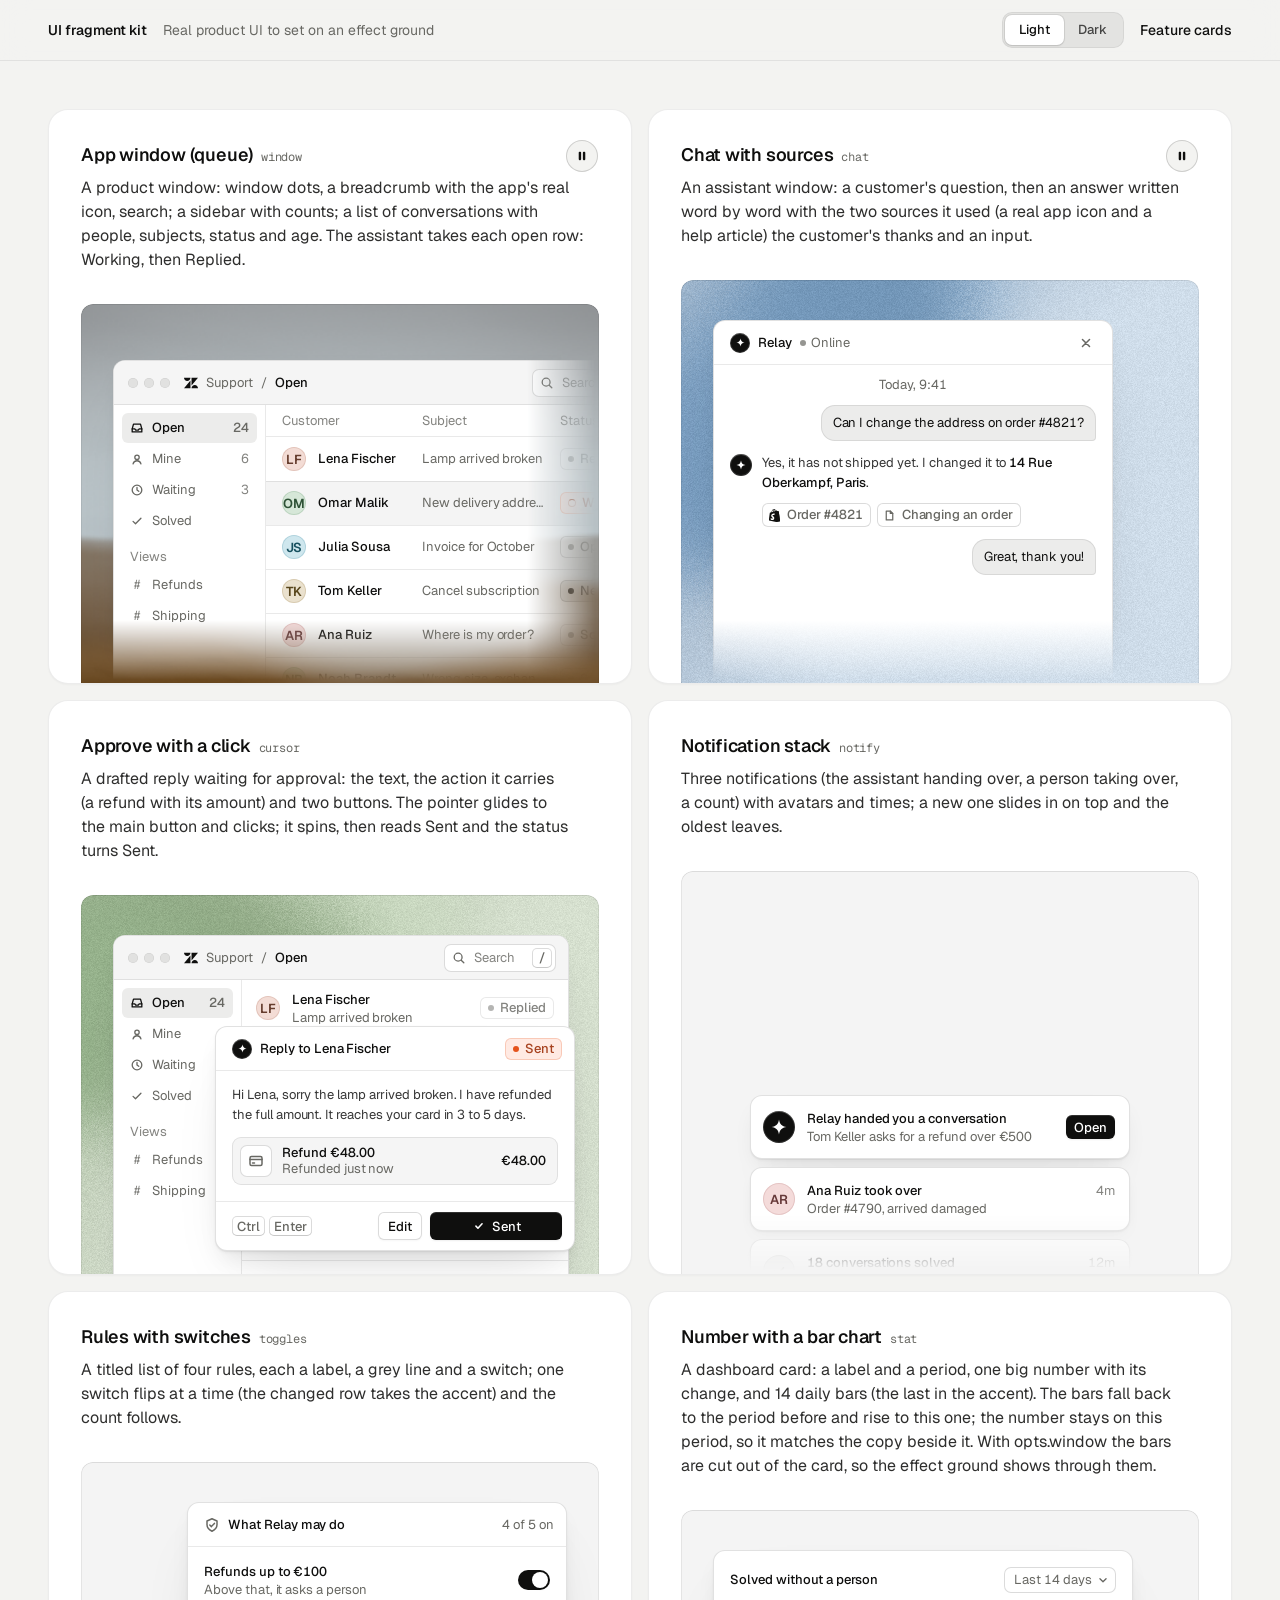
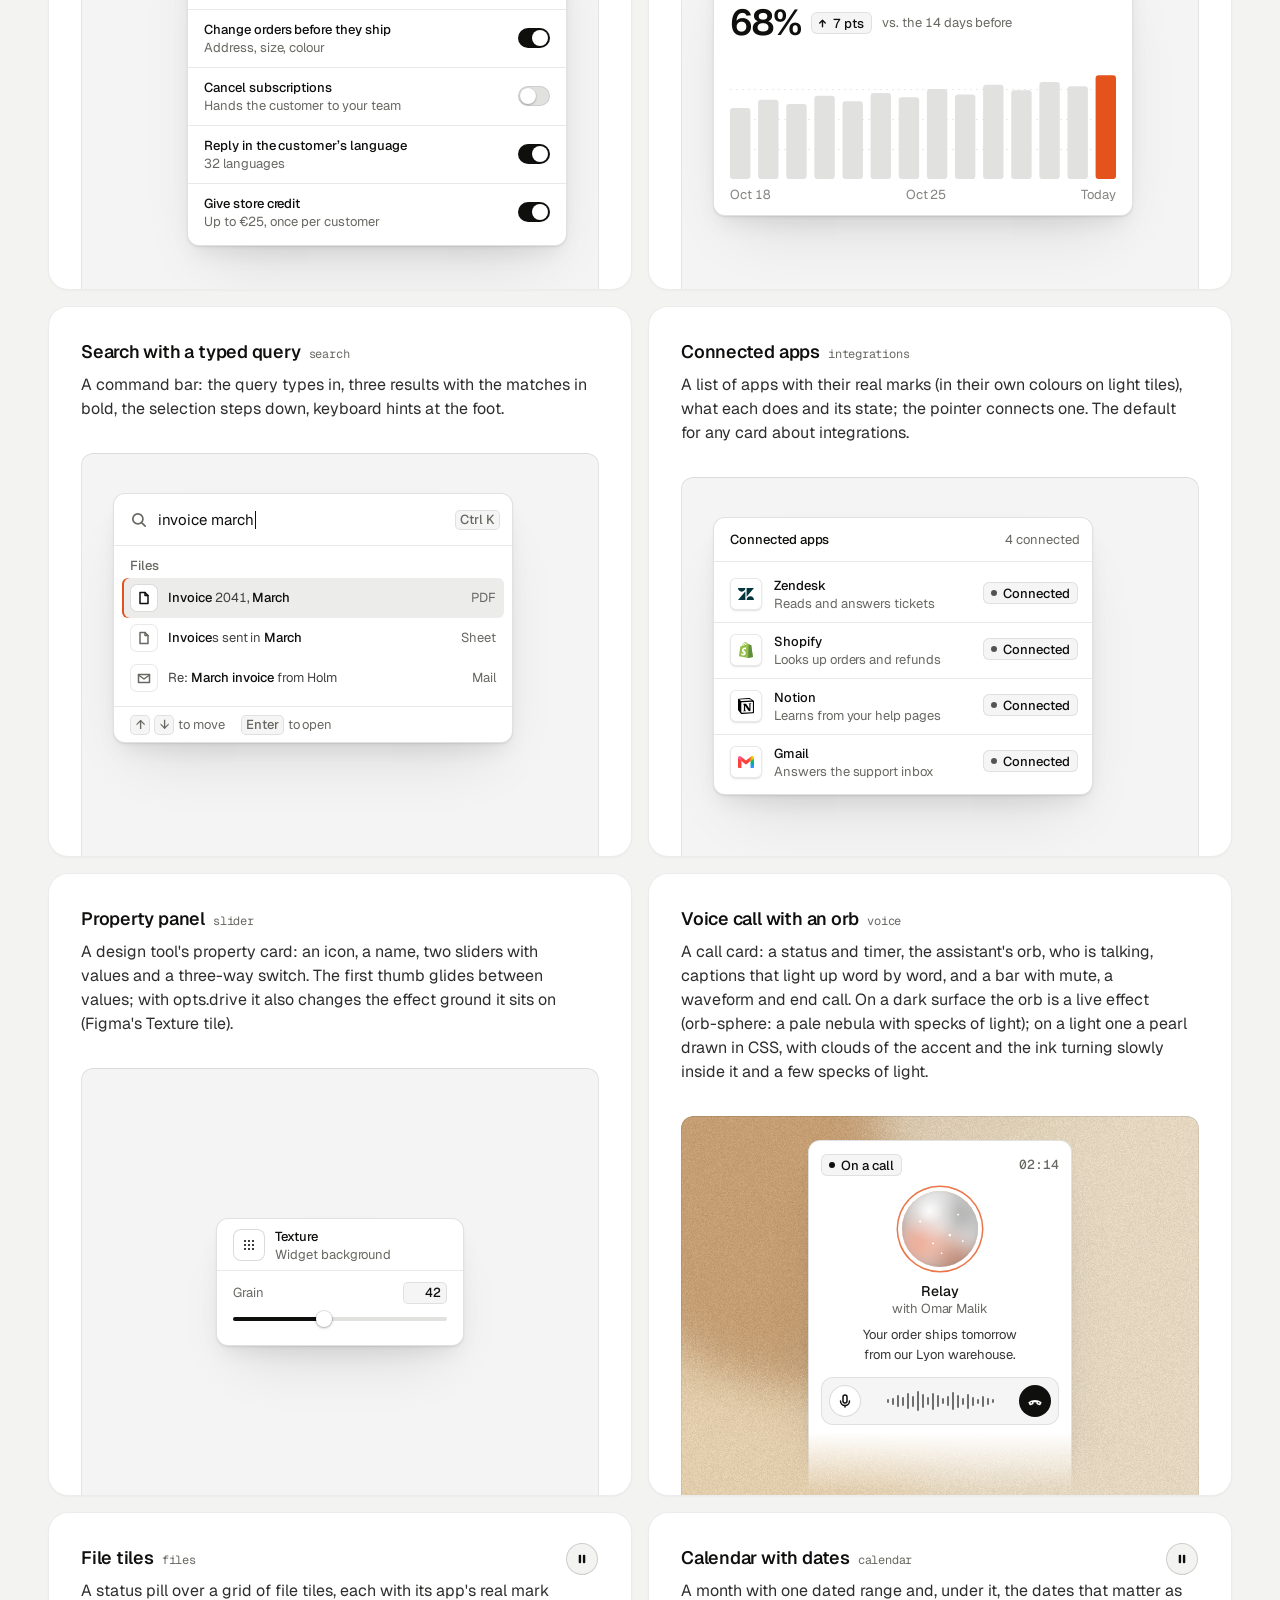
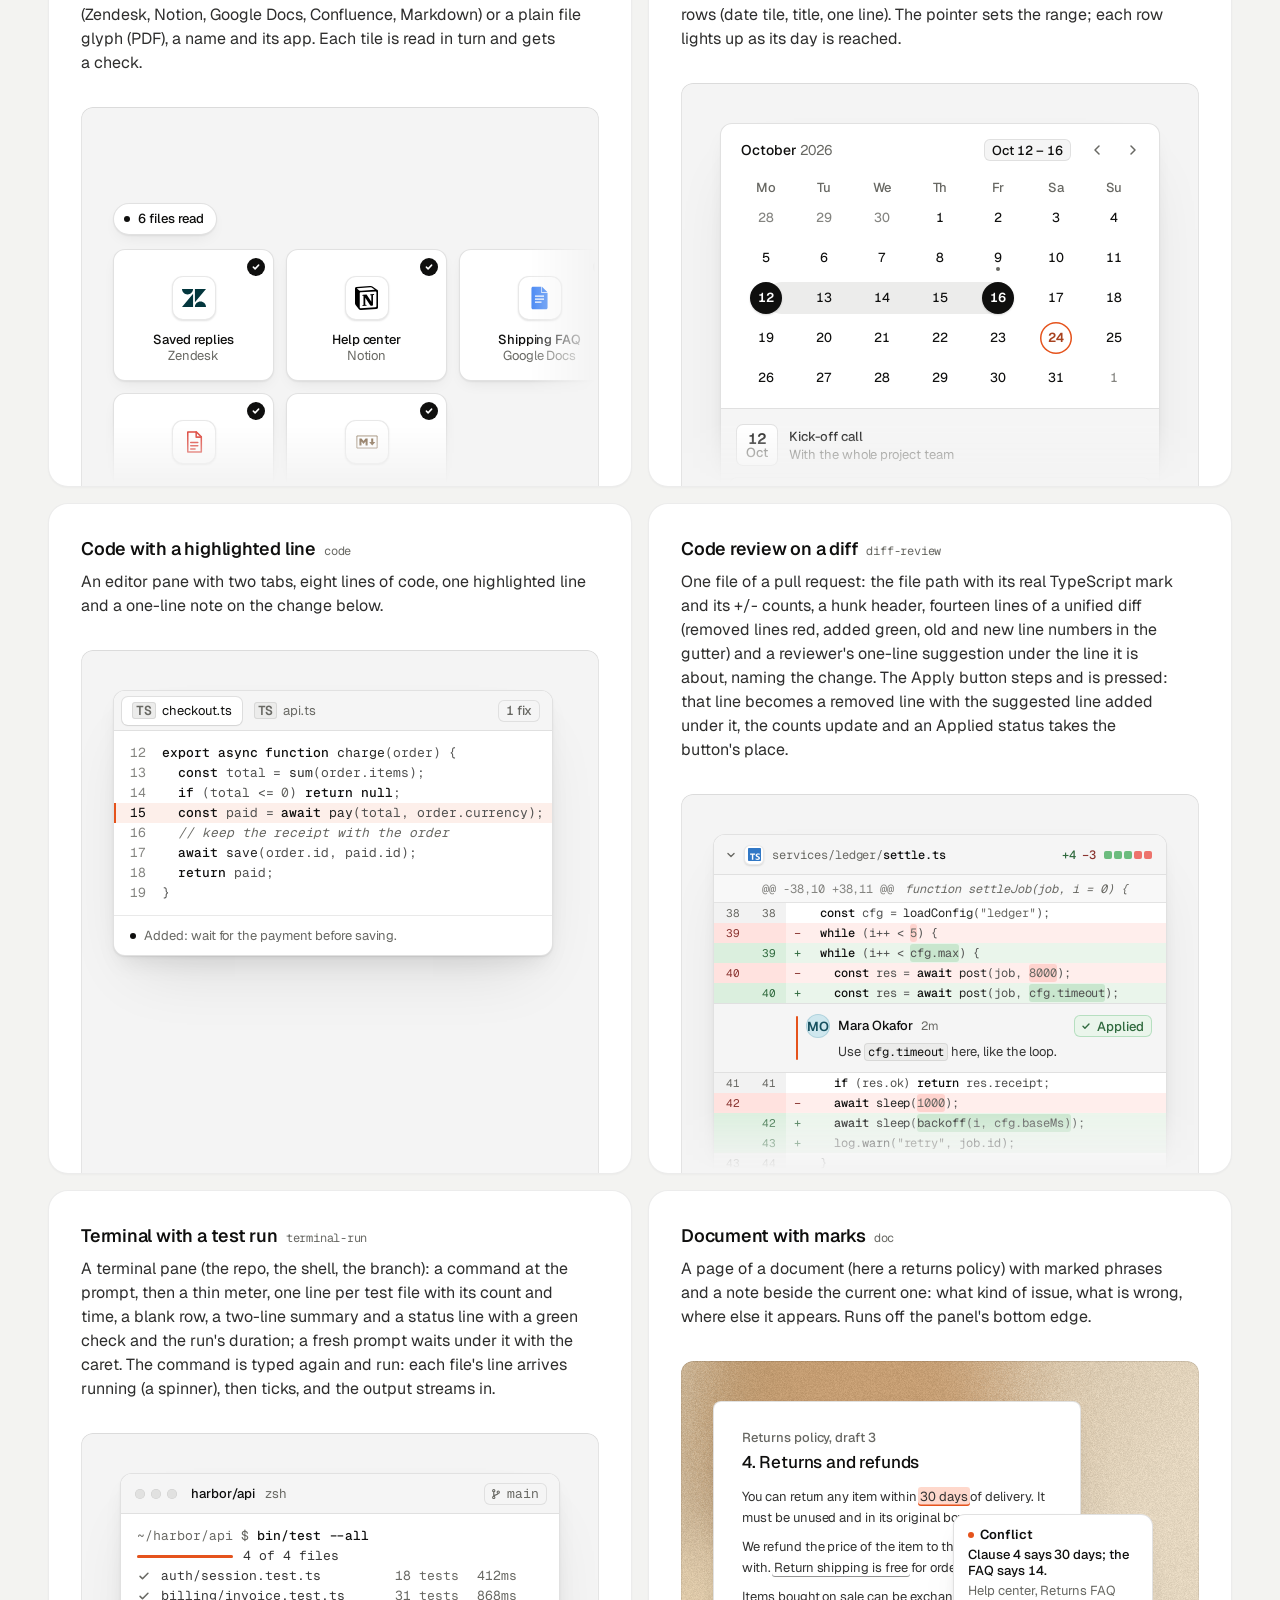
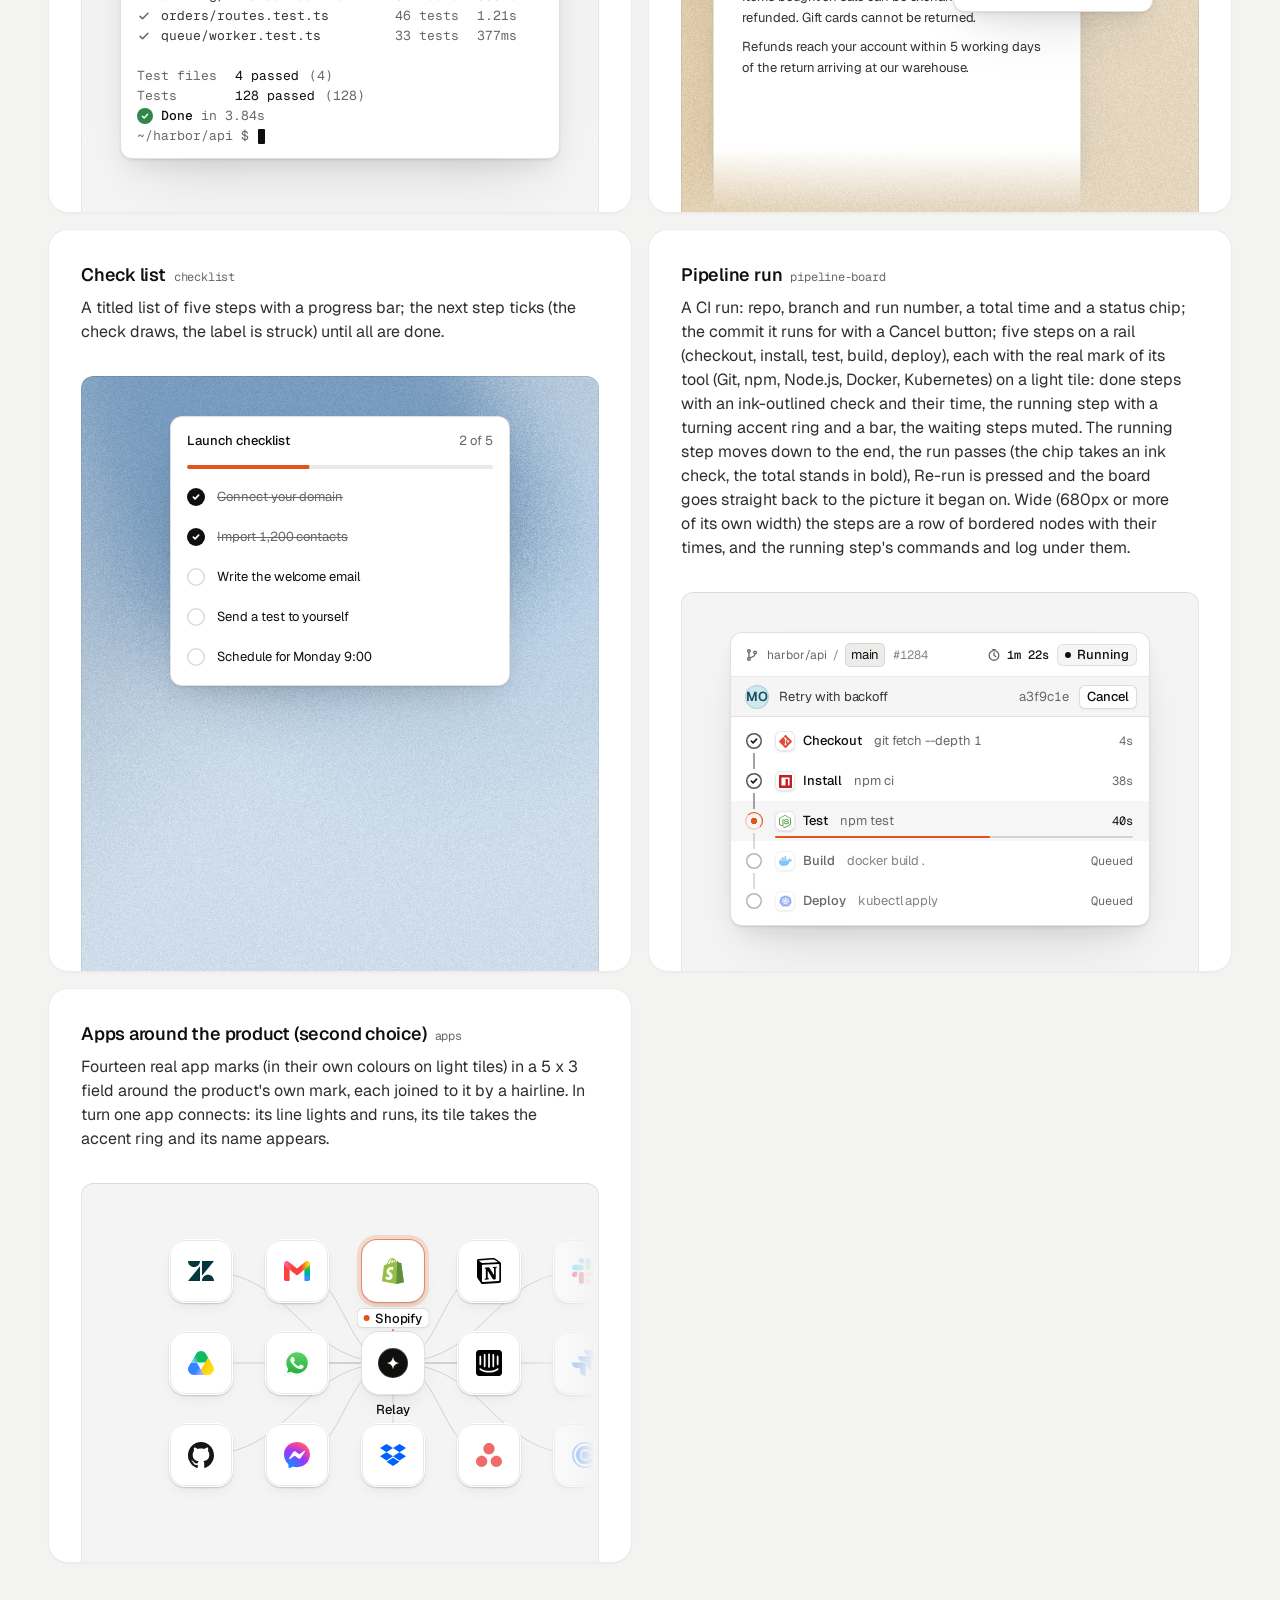
<file: public-v2/assets/ui/index.html>
<!doctype html>
<html lang="en" data-theme="light">
<head>
<script>window.__tpGlMax = 16;   /* a gallery shows many live effects at once; a page of a site keeps the default 4 (fx.js) */</script>
<meta charset="utf-8">
<meta name="viewport" content="width=device-width, initial-scale=1">
<title>UI fragment kit</title>
<meta name="description" content="Nineteen pieces of real product UI from the taste-skill kit, each on an effect ground in a feature card.">
<link rel="preconnect" href="https://fonts.googleapis.com">
<link rel="preconnect" href="https://fonts.gstatic.com" crossorigin>
<link href="https://fonts.googleapis.com/css2?family=Geist:wght@300..700&family=Geist+Mono:wght@400;500&display=swap" rel="stylesheet">
<link rel="stylesheet" href="base.css">
<link rel="stylesheet" href="cards.css">
<style>
  :root { --font-text: "Geist", system-ui, sans-serif; --font-display: "Geist", system-ui, sans-serif; --font-mono: "Geist Mono", ui-monospace, monospace; }
  [data-theme="light"] { --bg: #f3f3f1; --card: #ffffff; --ink: #0f0f0e; --muted: #686863; --accent: #e5531c; --accent-ink: #ffffff; --g-bg: #e9e8e4; --g-surface: #f6f5f2; --frag: #ffffff; --warm: #c9a679; }
  [data-theme="dark"] { --bg: #070708; --card: #151517; --ink: #f2f2ef; --muted: #8f9094; --accent: #ff7a3c; --accent-ink: #120c08; --g-bg: #0e0e10; --g-surface: #1b1c1f; --frag: #1c1d20; --warm: #9c9689; }
  * { box-sizing: border-box; }
  html, body { margin: 0; }
  body { font-family: var(--font-text); background: var(--bg); color: var(--ink); -webkit-font-smoothing: antialiased; }
  .panel { --fx-bg: var(--g-bg); --fx-surface: var(--g-surface); --fx-ink: var(--ink); --fx-muted: var(--muted); --fx-accent: var(--hue, var(--warm)); --fx-accent-ink: var(--accent-ink); --calm: var(--g-bg); --p-h: 380px; }
  .top { position: sticky; top: 0; z-index: 20; background: color-mix(in oklab, var(--bg) 86%, transparent); backdrop-filter: blur(14px); -webkit-backdrop-filter: blur(14px); border-bottom: 1px solid color-mix(in oklab, var(--ink) 8%, transparent); }
  .top__in { max-width: 1232px; margin: 0 auto; padding: 0 24px; height: 60px; display: flex; align-items: center; gap: 16px; font-size: 14px; line-height: 20px; }
  .top__in strong { font-weight: 560; }
  .top__in > span { color: var(--muted); }
  .sp { flex: 1; }
  .seg { display: inline-flex; padding: 3px; border-radius: 10px; background: color-mix(in oklab, var(--ink) 6%, var(--bg)); box-shadow: inset 0 0 0 1px color-mix(in oklab, var(--ink) 6%, transparent); }
  .seg button { font: inherit; font-size: 13px; font-weight: 500; border: 0; background: none; color: color-mix(in oklab, var(--ink) 72%, var(--bg)); height: 30px; padding: 0 14px; border-radius: 7px; cursor: pointer; }
  .seg button[aria-pressed="true"] { background: var(--card); color: var(--ink); box-shadow: 0 0 0 1px color-mix(in oklab, var(--ink) 8%, transparent), 0 1px 2px rgb(0 0 0 / .1); }
  .top__in a { color: var(--ink); text-decoration: none; font-weight: 500; }
  main { max-width: 1232px; margin: 0 auto; padding: 48px 24px 96px; }
  .grid { display: grid; grid-template-columns: repeat(2, minmax(0, 1fr)); gap: 16px; }
  .card > h3 code { font: 400 12px/16px var(--font-mono); color: var(--muted); margin-left: 8px; }
  @media (max-width: 860px) { .grid { grid-template-columns: minmax(0, 1fr); } }
  @media (max-width: 600px) { main { padding: 24px 16px 64px; } .top__in { padding: 0 16px; } .top__in > span { display: none; } .panel { --p-h: 340px; } }
</style>
</head>
<body>
<header class="top">
  <div class="top__in">
    <strong>UI fragment kit</strong><span>Real product UI to set on an effect ground</span>
    <span class="sp"></span>
    <div class="seg" role="group" aria-label="Theme"><button type="button" data-mode="light" aria-pressed="true">Light</button><button type="button" data-mode="dark" aria-pressed="false">Dark</button></div>
    <a href="cards.html">Feature cards</a>
  </div>
</header>
<main><div class="grid" id="grid"></div></main>

<script type="module">
  import fx from '../effects/fx.js';
  import ui from './ui.js';
  const index = await fetch('index.json').then(r => r.json());
  // where each one sits, as its meta.json says: anchored at a corner or rising from the bottom and cut by
  // the panel's edge, or whole with 24px or more of ground round it; a fade only where an edge cuts it.
  // Only the compact slider sits in the calm middle (Figma's Texture tile); the cursor dialog is shown
  // where it belongs, over the lower-right edge of a window. [class, fade, style, opts]
  const PLACE = {
    window: ['at-corner', 'stage--fade-br', '--ay:56px'],
    chat: ['at-rise to-edge', 'stage--fade-b'],
    cursor: ['at-over', '', '--bx:24px;--by:24px'],
    notify: ['at-rise fit', 'stage--fade-b', '--ay:calc(100% - 180px);--ay-sm:calc(100% - 180px);--fit-max:380px'],
    toggles: ['at-right', ''],
    stat: ['at-corner', ''],
    search: ['at-corner', ''],
    integrations: ['at-corner', ''],
    slider: ['at-center', '', '', '{"compact":true,"drive":{"param":"grain","min":0.15,"max":0.95}}'],
    voice: ['at-rise to-edge fit', 'stage--fade-b', '--ax:max(24px, 50% - 132px);--ay:24px;--fit-max:264px'],
    files: ['at-corner wide', 'stage--fade-br', '--w:680px;--ay:96px'],
    calendar: ['at-rise fit', 'stage--fade-b', '--fit-max:440px'],
    code: ['at-corner', ''],
    'diff-review': ['at-corner fit', 'stage--fade-b', '--fit-max:480px'],
    'terminal-run': ['at-rise fit', '', '--fit-max:440px'],
    'pipeline-board': ['at-rise fit', '', '--fit-max:420px'],
    doc: ['at-corner to-edge', 'stage--fade-b'],
    checklist: ['at-rise fit', '', '--fit-max:340px'],
    apps: ['at-corner wide', 'stage--fade-br', '--w:560px;--ay:48px'],
  };
  // grounds behind UI are soft lit fields (never a line or dot pattern), on both themes: the bright
  // picture behind dark UI on the dark page, a clear step darker than white UI on the light page
  // the painting stays abstract (a mist over warm sand, level, fully soft) and shows once on the page
  const PAINT = ['painterly-landscape', { blur: 1, brush: 0.35, slope: 0, hillY: 0.3, horizon: 0.62, calm: 0.2, calmX: 0.6, calmY: 0.8, drift: 0, side: 1 }, '{"bg":"#a3b0b6","accent":"#c49a6c"}'];
  const GRAIN = ['grain-gradient', { speed: 0, grainMotion: 0, calm: 0.2, calmX: 0.5, calmY: 0.6, tint: 0.6, contrast: 0.6 }, '{"bg":"#d9ccb7","surface":"#e9e0d2","ink":"#2a2622","muted":"#6f675c","accent":"#a8794a"}'];
  const SKY = [GRAIN[0], GRAIN[1], '{"bg":"#c6d3df","surface":"#d6e0e9","ink":"#25303a","muted":"#5d6873","accent":"#3f6a92"}'];
  const SAGE = [GRAIN[0], GRAIN[1], '{"bg":"#cdd6c6","surface":"#dce3d6","ink":"#262d24","muted":"#5f6a5a","accent":"#6c8e63"}'];
  const GROUND = (m, i) => (m.name === 'slider' ? GRAIN : i === 0 ? PAINT : [GRAIN, SKY, SAGE][i % 3]);
  const q = new URLSearchParams(location.search);
  const grid = document.getElementById('grid');
  grid.innerHTML = index.fragments.map((m, i) => {
    const [at, fade, extra = '', opts = ''] = PLACE[m.name] || ['at-corner', 'stage--fade-br'];
    const [id, params, pal] = GROUND(m, i);
    const w = at === 'at-center' ? '' : ` style="--ax:32px;--ay:40px;${extra}"`;
    const o = opts ? ` data-ui-opts='${opts}'` : '';
    // the cursor is a dialog over a window's edge: the window under it holds still
    const under = m.name === 'cursor' ? `<div class="at-corner" style="--ax:32px;--ay:40px" data-ui-load="window" data-ui-opts='{"compact":true}' data-ui-still></div>` : '';
    return `<article class="card card--row"><h3>${m.title}<code>${m.name}</code></h3><p>${m.shows}</p>
      <div class="panel" data-fx="${id}" data-fx-seed="${(i + 1) * 17}" data-fx-params='${JSON.stringify(params)}' data-fx-palette='${pal}' style="--calm-k:0%">
        <div class="stage ${fade}">${under}<div class="${at}"${w}${o} data-ui-load="${m.name}"></div></div></div></article>`;
  }).join('');
  function setMode(mode) {
    document.documentElement.dataset.theme = mode;
    document.querySelectorAll('.seg button').forEach(b => b.setAttribute('aria-pressed', String(b.dataset.mode === mode)));
  }
  setMode(q.get('mode') === 'dark' ? 'dark' : 'light');
  if (q.has('t')) fx.setClock(+q.get('t'));
  // each ground is drawn once near the screen and kept as a picture (its WebGL context freed), so nineteen
  // panels need one or two contexts, not nineteen
  await Promise.all([ui.loadAll(grid), ui.grounds(grid, fx)]);
  document.documentElement.dataset.ready = '1';
  document.querySelectorAll('.seg button').forEach(b => b.addEventListener('click', async () => {
    setMode(b.dataset.mode);
    for (const el of grid.querySelectorAll('[data-ui]')) el.__ui?.repaint?.();
    await ui.grounds(grid, fx);
  }));
</script>
</body>
</html>
</file>
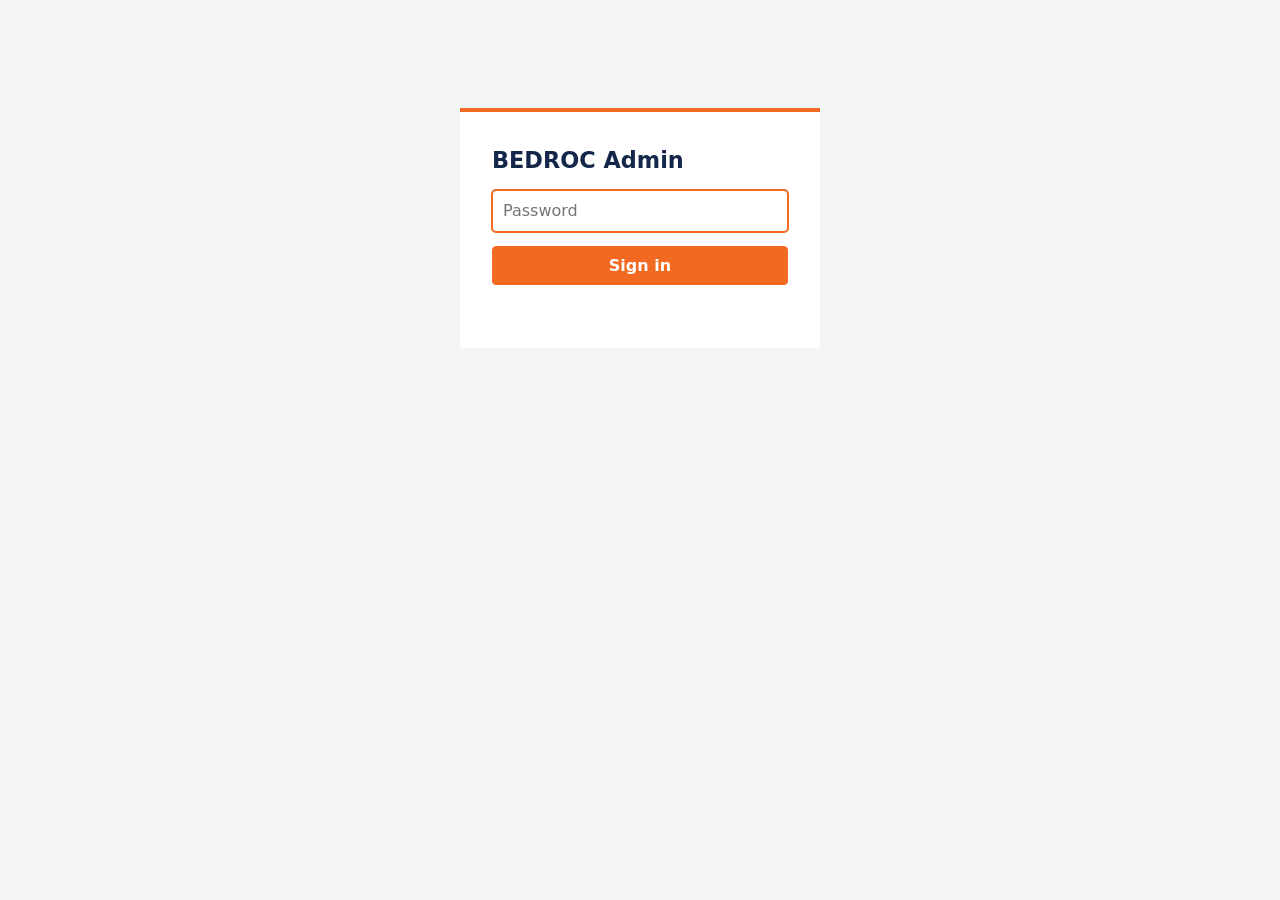
<file: public/admin.html>
<!doctype html>
<html lang="en">
<head>
<meta charset="utf-8">
<meta name="viewport" content="width=device-width, initial-scale=1">
<meta name="robots" content="noindex">
<title>BEDROC Admin</title>
<style>
:root{--navy:#14274a;--accent:#f26a21;--line:#d9dde3;--soft:#f3f4f6;--gray:#6b7280}
*{box-sizing:border-box;margin:0}
body{font-family:system-ui,-apple-system,"Segoe UI",Roboto,Arial,sans-serif;background:var(--soft);color:#111827;line-height:1.45}
button{font:inherit;cursor:pointer;border:1px solid var(--line);background:#fff;padding:7px 14px;border-radius:4px}
button:hover{border-color:var(--navy)}
button.primary{background:var(--accent);color:#fff;border-color:var(--accent);font-weight:700}
button.danger{color:#b91c1c}
button.sm{padding:3px 9px;font-size:.85rem}
input[type=text],input[type=password],textarea{width:100%;font:inherit;padding:8px 10px;border:1px solid var(--line);border-radius:4px;background:#fff}
textarea{min-height:70px;resize:vertical}
select{font:inherit;padding:8px 10px;border:1px solid var(--line);border-radius:4px;background:#fff}
input:focus,textarea:focus{outline:2px solid var(--accent);outline-offset:-1px}
#login{max-width:360px;margin:12vh auto;background:#fff;padding:32px;border-top:4px solid var(--accent);display:grid;gap:14px}
#login h1{color:var(--navy);font-size:1.4rem}
.err{color:#b91c1c;font-size:.9rem;min-height:1.2em}
#app{display:none}
.top{position:sticky;top:0;z-index:5;background:var(--navy);color:#fff;display:flex;align-items:center;gap:12px;padding:12px 20px;flex-wrap:wrap}
.top strong{letter-spacing:2px;margin-right:auto}
.top a{color:#fff;font-size:.9rem}
.status{font-size:.85rem;opacity:.8}
.layout{display:flex;gap:24px;max-width:1100px;margin:24px auto;padding:0 20px;align-items:flex-start}
.side{width:200px;flex:none;position:sticky;top:76px;display:grid;gap:4px}
.side button{text-align:left;border:0;background:transparent;padding:9px 12px;border-left:3px solid transparent;border-radius:0}
.side button.on{background:#fff;border-left-color:var(--accent);font-weight:700;color:var(--navy)}
.panel{flex:1;min-width:0;background:#fff;padding:24px;border-top:4px solid var(--navy)}
.panel h2{color:var(--navy);margin-bottom:18px;text-transform:capitalize}
.field{margin-bottom:14px}
.field>label{display:block;font-size:.8rem;font-weight:700;color:var(--gray);text-transform:uppercase;letter-spacing:.5px;margin-bottom:4px}
.group{border:1px solid var(--line);padding:14px;margin-bottom:14px;background:#fafafa}
.group>.gt{font-weight:700;color:var(--navy);margin-bottom:10px;text-transform:capitalize}
.item{border:1px solid var(--line);background:#fff;margin-bottom:10px}
.item>.ih{display:flex;align-items:center;gap:6px;padding:8px 10px;background:var(--soft);cursor:pointer}
.item>.ih .t{flex:1;font-weight:600;overflow:hidden;text-overflow:ellipsis;white-space:nowrap}
.item>.ib{padding:14px;display:none}
.item.open>.ib{display:block}
.srow{display:flex;gap:6px;margin-bottom:6px}
.srow input,.srow textarea{flex:1}
.srow textarea{min-height:42px}
.toggle{display:flex;align-items:center;gap:8px}
.imgbox{display:flex;gap:12px;align-items:center;flex-wrap:wrap}
.imgbox img{height:70px;border:1px solid var(--line)}
.row-actions{display:flex;gap:8px;margin-top:8px;flex-wrap:wrap}
.toast{position:fixed;bottom:20px;right:20px;background:var(--navy);color:#fff;padding:12px 18px;display:none;border-left:4px solid var(--accent)}
@media(max-width:760px){.layout{flex-direction:column}.side{width:100%;position:static;grid-auto-flow:column;overflow-x:auto}}
</style>
</head>
<body>
<form id="login">
  <h1>BEDROC Admin</h1>
  <input type="password" id="pw" placeholder="Password" autocomplete="current-password" autofocus>
  <button class="primary" type="submit">Sign in</button>
  <div class="err" id="lerr"></div>
</form>

<div id="app">
  <div class="top">
    <strong>BEDROC ADMIN</strong>
    <span class="status" id="status"></span>
    <a href="/" target="_blank">View site ↗</a>
    <button class="primary" id="save">Save changes</button>
    <button id="out">Sign out</button>
  </div>
  <div class="layout"><div class="side" id="side"></div><div class="panel" id="panel"></div></div>
</div>
<div class="toast" id="toast"></div>

<script>
const $=(s)=>document.querySelector(s);
const el=(tag,props={},...kids)=>{const e=document.createElement(tag);
  for(const[k,v]of Object.entries(props)){if(k==='class')e.className=v;else if(k.startsWith('on'))e.addEventListener(k.slice(2),v);else if(v!==false&&v!=null)e.setAttribute(k,v===true?'':v)}
  for(const c of kids.flat())if(c!=null)e.append(c.nodeType?c:document.createTextNode(c));return e};
const pretty=(k)=>k.replace(/([A-Z])/g,' $1').replace(/^./,(c)=>c.toUpperCase());
let token=sessionStorage.getItem('bt')||'',data=null,tab=null,dirty=false;

// Templates for adding to arrays that are empty
const TEMPLATES={'projects.items':{title:'New project',sector:'',location:'',intervention:'',description:'',image:''},
  'projects.clients':{name:'Client name',logo:''},'header.nav':{label:'New link',href:'#',enabled:true},
  'stats.items':{value:'0',label:''},'why.items':{title:'',text:''},'method.points':{title:'',text:''},
  'reach.items':{name:'',terrain:'urban'},'capabilities.categories':{name:'New category',items:[]},
  'diagnostics.vulnerabilities':{name:'New vulnerability',fixes:[]},'footer.links':{label:'',href:'#'}};
TEMPLATES['disciplines.items']={title:'New discipline',icon:'layers'};
const SELECTS={icon:['layers','compact','grout','slope','tunnel','bridge','shield','mountain'],terrain:['urban','remote','hilly','mining','risk'],defaultTheme:['light','dark']};
const HINTS={headline:'Wrap words in *asterisks* to highlight them.',title:'Wrap a word in *asterisks* to make it bold.',statement:'Wrap words in *asterisks* to highlight them.',
  fixes:'Must match an item name in Capabilities exactly.',enabled:'Off = shown greyed out as "coming soon".'};

const toast=(m)=>{const t=$('#toast');t.textContent=m;t.style.display='block';clearTimeout(t._t);t._t=setTimeout(()=>t.style.display='none',2600)};
const api=async(url,opt={})=>{const r=await fetch(url,{...opt,headers:{...(opt.headers||{}),Authorization:'Bearer '+token}});
  const j=await r.json().catch(()=>({}));if(r.status===401&&url!=='/api/login'){logout();throw new Error('Session expired')}
  if(!r.ok)throw new Error(j.error||'Request failed');return j};
const setDirty=(d)=>{dirty=d;$('#status').textContent=d?'Unsaved changes':'All changes saved'};
const logout=()=>{token='';sessionStorage.removeItem('bt');$('#app').style.display='none';$('#login').style.display='grid'};

$('#login').addEventListener('submit',async(e)=>{e.preventDefault();$('#lerr').textContent='';
  try{const j=await api('/api/login',{method:'POST',body:JSON.stringify({password:$('#pw').value})});
    token=j.token;sessionStorage.setItem('bt',token);start()}catch(err){$('#lerr').textContent=err.message}});
$('#out').onclick=logout;
$('#save').onclick=async()=>{try{await api('/api/content',{method:'PUT',body:JSON.stringify(data,(k,v)=>k==='__open'?undefined:v,2)});setDirty(false);toast('Saved — site updated')}catch(e){toast(e.message)}};
window.addEventListener('beforeunload',(e)=>{if(dirty){e.preventDefault();e.returnValue=''}});

async function start(){
  const r=await fetch('/api/content');data=await r.json();
  try{await api('/api/session')}catch{return}
  $('#login').style.display='none';$('#app').style.display='block';
  tab=tab||Object.keys(data)[0];setDirty(false);render();
}

function render(){
  const keys=[...Object.keys(data),'__enq','__account'];
  const names={__account:'Account',__enq:'Enquiries'};
  $('#side').replaceChildren(...keys.map(k=>el('button',{class:k===tab?'on':'',onclick:()=>{tab=k;render()}},names[k]||pretty(k))));
  const p=$('#panel');
  if(tab==='__account'){p.replaceChildren(accountPanel());return}
  if(tab==='__enq'){enquiriesPanel(p);return}
  p.replaceChildren(el('h2',{},pretty(tab)),editObject(data[tab],tab));
}

// ---- generic editors ----
const change=()=>setDirty(true);

function editValue(obj,key,path){
  const v=obj[key],label=pretty(String(key));
  if(typeof v==='boolean')return el('div',{class:'field toggle'},el('input',{type:'checkbox',checked:v,onchange:(e)=>{obj[key]=e.target.checked;change()}}),
    el('label',{},key==='visible'?'Show this section on the site':label+(HINTS[key]?' — '+HINTS[key]:'')));
  if(typeof v==='string'&&SELECTS[key]){
    const sel=el('select',{onchange:(e)=>{obj[key]=e.target.value;change()}},SELECTS[key].map(o=>el('option',{value:o,selected:o===v},o)));
    return el('div',{class:'field'},el('label',{},label),sel);
  }
  if(typeof v==='string'){
    if(key==='image')return imageField(obj,key,label);
    if(/Color$/.test(key)){
      const txt=el('input',{type:'text',value:v,oninput:(e)=>{obj[key]=e.target.value;change()}});
      const pick=el('input',{type:'color',value:v,style:'width:56px;height:38px;flex:none',oninput:(e)=>{obj[key]=txt.value=e.target.value;change()}});
      return el('div',{class:'field'},el('label',{},label),el('div',{class:'srow'},pick,txt));
    }
    return el('div',{class:'field'},el('label',{},label),stringInput(obj,key,v),HINTS[key]?el('small',{style:'color:#6b7280'},HINTS[key]):null);
  }
  if(Array.isArray(v))return el('div',{class:'field'},el('label',{},label),HINTS[key]?el('small',{style:'display:block;color:#6b7280;margin-bottom:4px'},HINTS[key]):null,editArray(v,path));
  if(v&&typeof v==='object')return el('div',{class:'group'},el('div',{class:'gt'},label),editObject(v,path));
  return null;
}
function stringInput(holder,key,v){
  const long=v.length>60||v.includes('\n');
  return el(long?'textarea':'input',{type:long?null:'text',value:long?null:v,oninput:(e)=>{holder[key]=e.target.value;change()}},long?v:null);
}
function editObject(o,path){return el('div',{},Object.keys(o).map(k=>editValue(o,k,path+'.'+k)))}

function editArray(arr,path){
  const box=el('div'),isStr=arr.length&&typeof arr[0]==='string'||(!arr.length&&!TEMPLATES[path]);
  const redraw=()=>{box.replaceChildren(...build())};
  const move=(i,d)=>{const j=i+d;if(j<0||j>=arr.length)return;[arr[i],arr[j]]=[arr[j],arr[i]];change();redraw()};
  const build=()=>{
    const rows=arr.map((it,i)=>{
      if(typeof it==='string')return el('div',{class:'srow'},stringInput(arr,i,it),
        el('button',{class:'sm',onclick:()=>move(i,-1),title:'Move up'},'↑'),el('button',{class:'sm',onclick:()=>move(i,1),title:'Move down'},'↓'),
        el('button',{class:'sm danger',onclick:()=>{arr.splice(i,1);change();redraw()}},'✕'));
      const title=it.title||it.label||it.name||Object.values(it).find(x=>typeof x==='string'&&x)||'Item '+(i+1);
      const item=el('div',{class:'item'+(it.__open?' open':'')},
        el('div',{class:'ih',onclick:()=>{item.classList.toggle('open');it.__open=item.classList.contains('open')}},
          el('span',{class:'t'},title),
          el('button',{class:'sm',onclick:(e)=>{e.stopPropagation();move(i,-1)}},'↑'),el('button',{class:'sm',onclick:(e)=>{e.stopPropagation();move(i,1)}},'↓'),
          el('button',{class:'sm danger',onclick:(e)=>{e.stopPropagation();if(confirm('Delete this item?')){arr.splice(i,1);change();redraw()}}},'Delete')),
        el('div',{class:'ib'},editObject(it,path+'.'+i)));
      return item;
    });
    const add=el('div',{class:'row-actions'},el('button',{onclick:()=>{
      const tpl=arr.length&&typeof arr[0]==='object'?Object.fromEntries(Object.keys(arr[0]).filter(k=>k!=='__open').map(k=>[k,Array.isArray(arr[0][k])?[]:typeof arr[0][k]==='boolean'?true:''])):
        TEMPLATES[path]?{...TEMPLATES[path]}:'';
      if(typeof tpl==='object')tpl.__open=true;arr.push(tpl);change();redraw()}},'+ Add'+(path==='projects.items'?' project':' item')));
    return [...rows,add];
  };
  redraw();return box;
}

function imageField(obj,key,label){
  const box=el('div',{class:'imgbox'}),draw=()=>{box.replaceChildren(
    obj[key]?el('img',{src:obj[key]}):el('span',{style:'color:#6b7280'},'No image'),
    el('input',{type:'file',accept:'image/png,image/jpeg,image/webp,image/gif',onchange:async(e)=>{const f=e.target.files[0];if(!f)return;
      try{const r=await api('/api/upload',{method:'POST',headers:{'Content-Type':f.type},body:f});obj[key]=r.url;change();draw();toast('Image uploaded')}catch(er){toast(er.message)}}}),
    obj[key]?el('button',{class:'sm danger',onclick:()=>{obj[key]='';change();draw()}},'Remove'):null)};
  draw();return el('div',{class:'field'},el('label',{},label),box);
}

async function enquiriesPanel(p){
  p.replaceChildren(el('h2',{},'Enquiries'),el('p',{},'Loading…'));
  let list;try{list=await api('/api/enquiries')}catch(e){p.replaceChildren(el('h2',{},'Enquiries'),el('p',{},e.message));return}
  p.replaceChildren(el('h2',{},'Enquiries ('+list.length+')'),...(list.length?list.map(q=>el('div',{class:'group'},
    el('div',{class:'gt'},q.name+(q.organisation?' — '+q.organisation:'')),
    el('div',{style:'font-size:.85rem;color:#6b7280;margin-bottom:8px'},new Date(q.at).toLocaleString()+' · ',el('a',{href:'mailto:'+q.email},q.email)),
    el('div',{style:'white-space:pre-wrap'},q.message),
    el('div',{class:'row-actions'},el('button',{class:'sm danger',onclick:async()=>{if(!confirm('Delete this enquiry?'))return;
      try{await api('/api/enquiries/'+q.id,{method:'DELETE'});enquiriesPanel(p)}catch(e){toast(e.message)}}},'Delete')))):[el('p',{style:'color:#6b7280'},'No enquiries yet.')]));
}

function accountPanel(){
  const cur=el('input',{type:'password',autocomplete:'current-password'}),nw=el('input',{type:'password',autocomplete:'new-password'});
  return el('div',{},el('h2',{},'Account'),
    el('div',{class:'field'},el('label',{},'Current password'),cur),
    el('div',{class:'field'},el('label',{},'New password (8+ characters)'),nw),
    el('div',{class:'row-actions'},
      el('button',{class:'primary',onclick:async()=>{try{await api('/api/password',{method:'POST',body:JSON.stringify({current:cur.value,next:nw.value})});cur.value=nw.value='';toast('Password changed')}catch(e){toast(e.message)}}},'Change password'),
      el('button',{class:'danger',onclick:async()=>{if(!confirm('Reset ALL site content to the original defaults? This cannot be undone.'))return;
        try{await api('/api/content/reset',{method:'POST'});data=await (await fetch('/api/content')).json();tab=Object.keys(data)[0];setDirty(false);render();toast('Content reset')}catch(e){toast(e.message)}}},'Reset content to defaults')));
}

if(token)start();
</script>
</body>
</html>
</file>
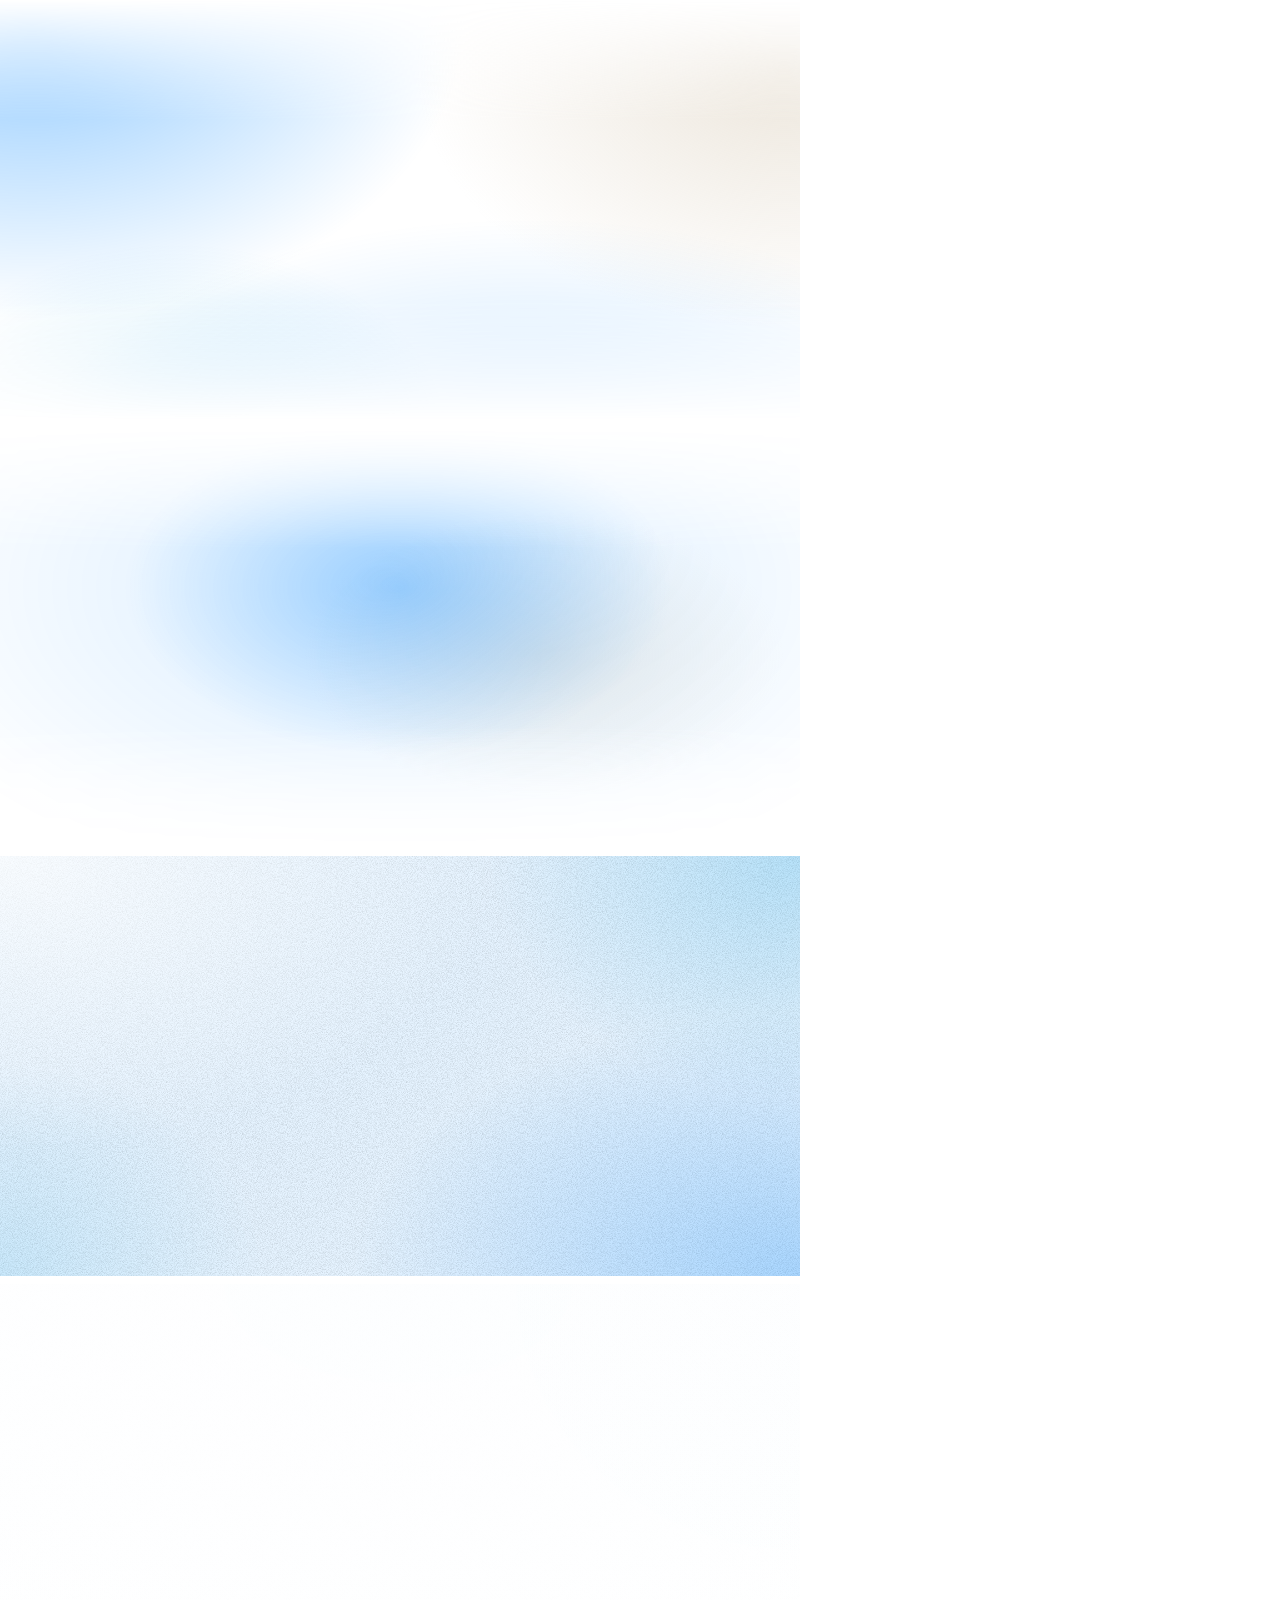
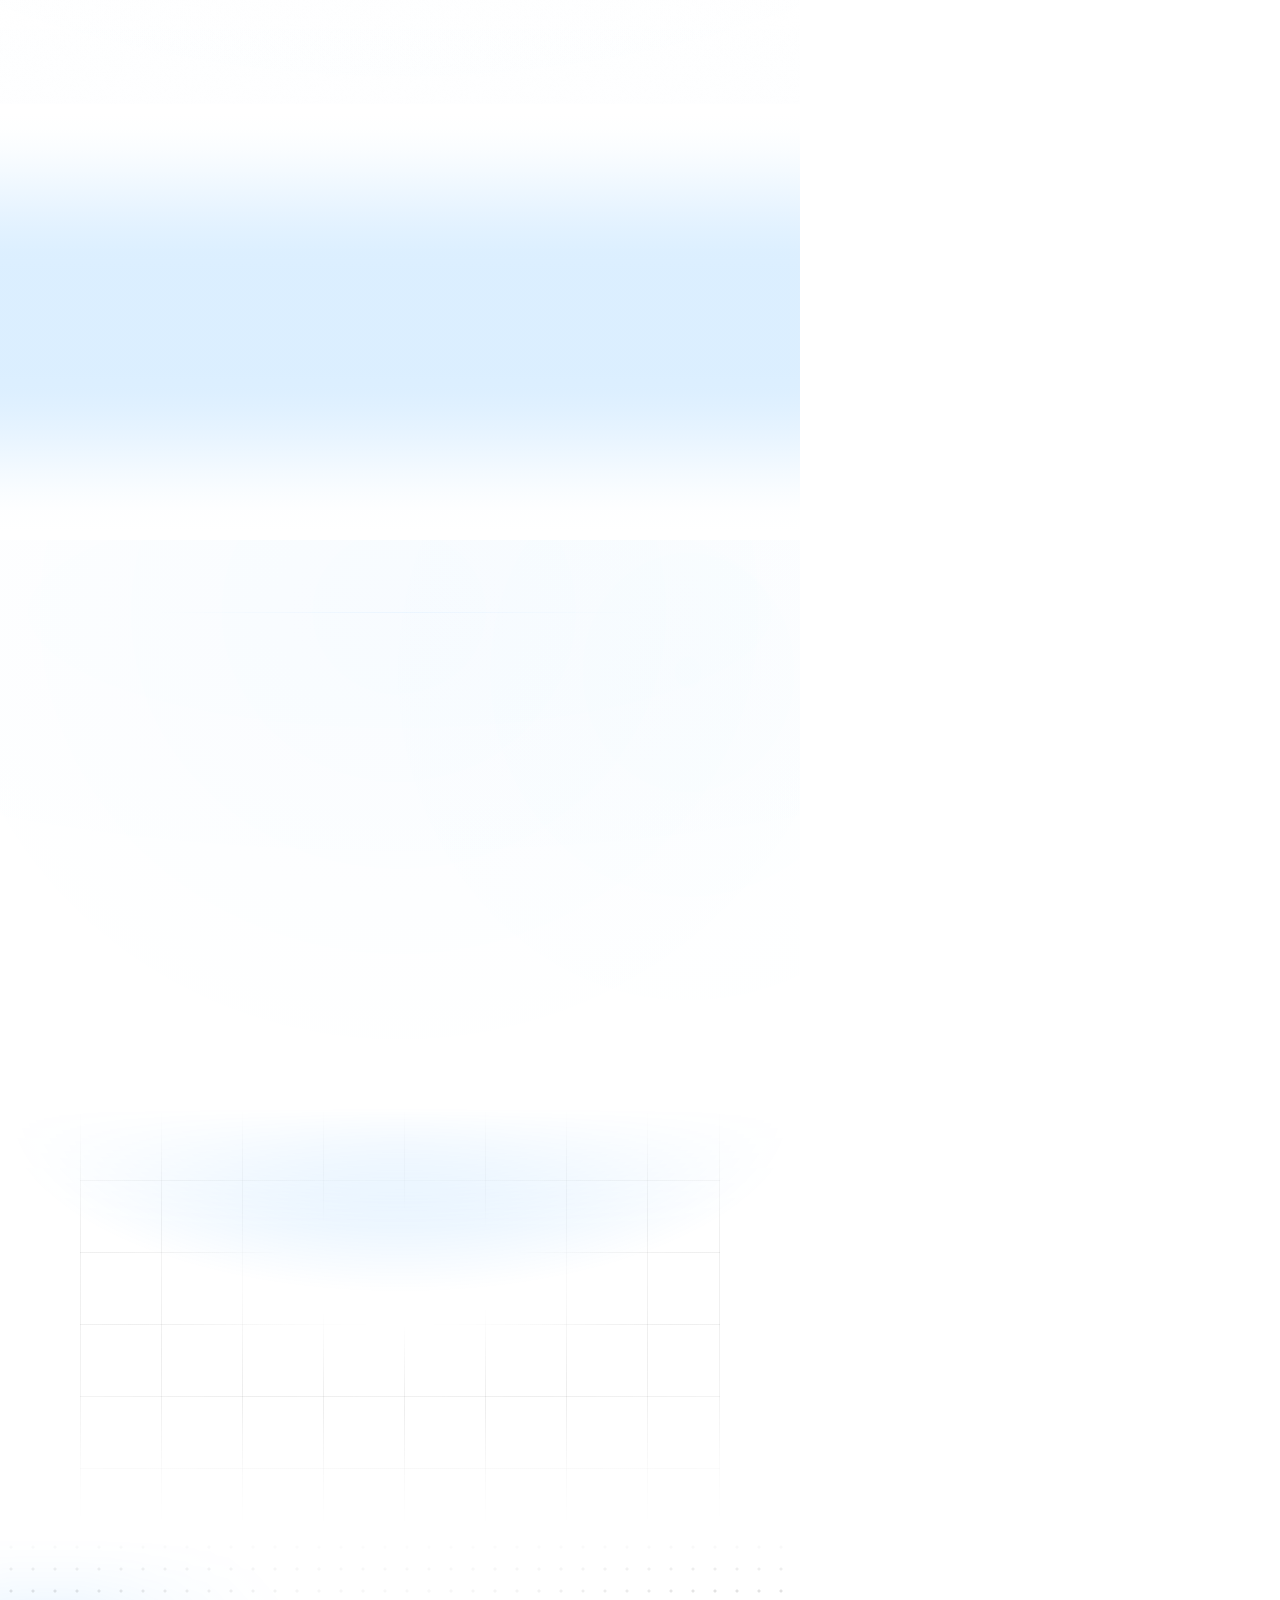
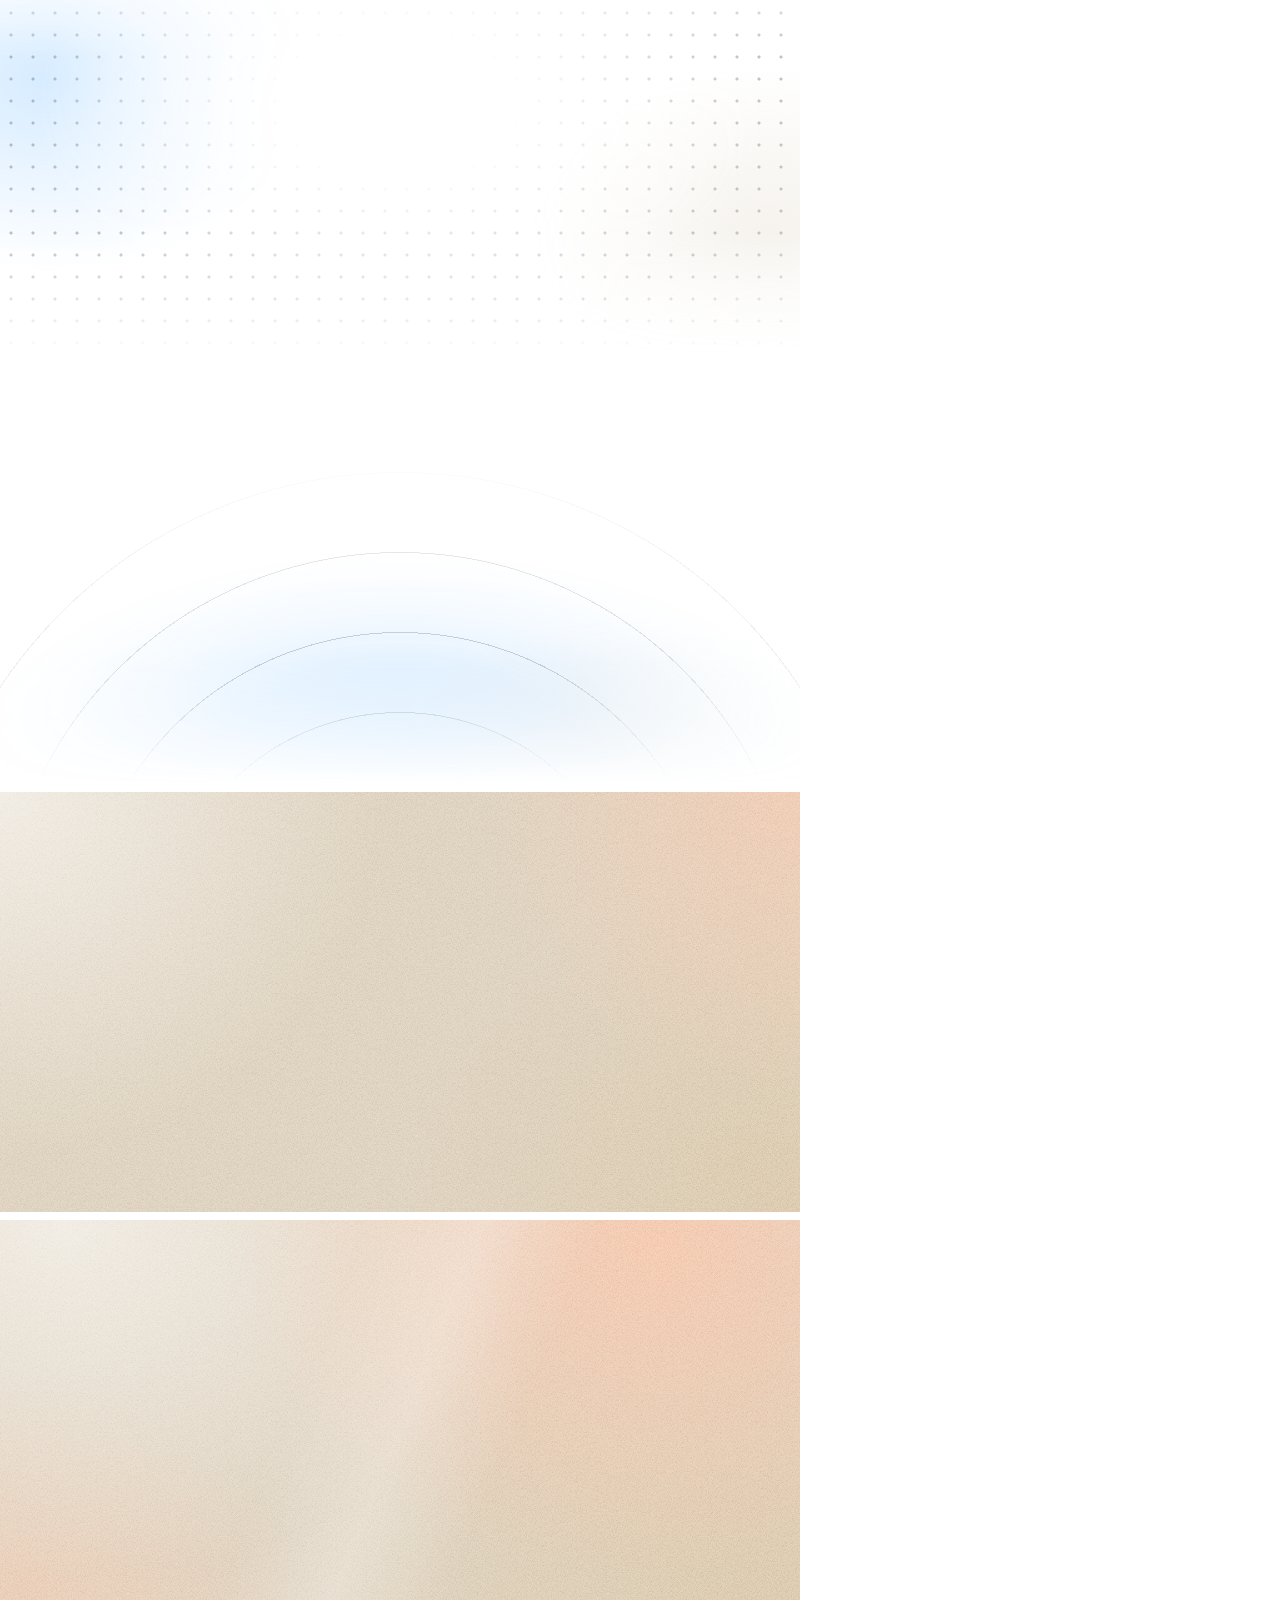
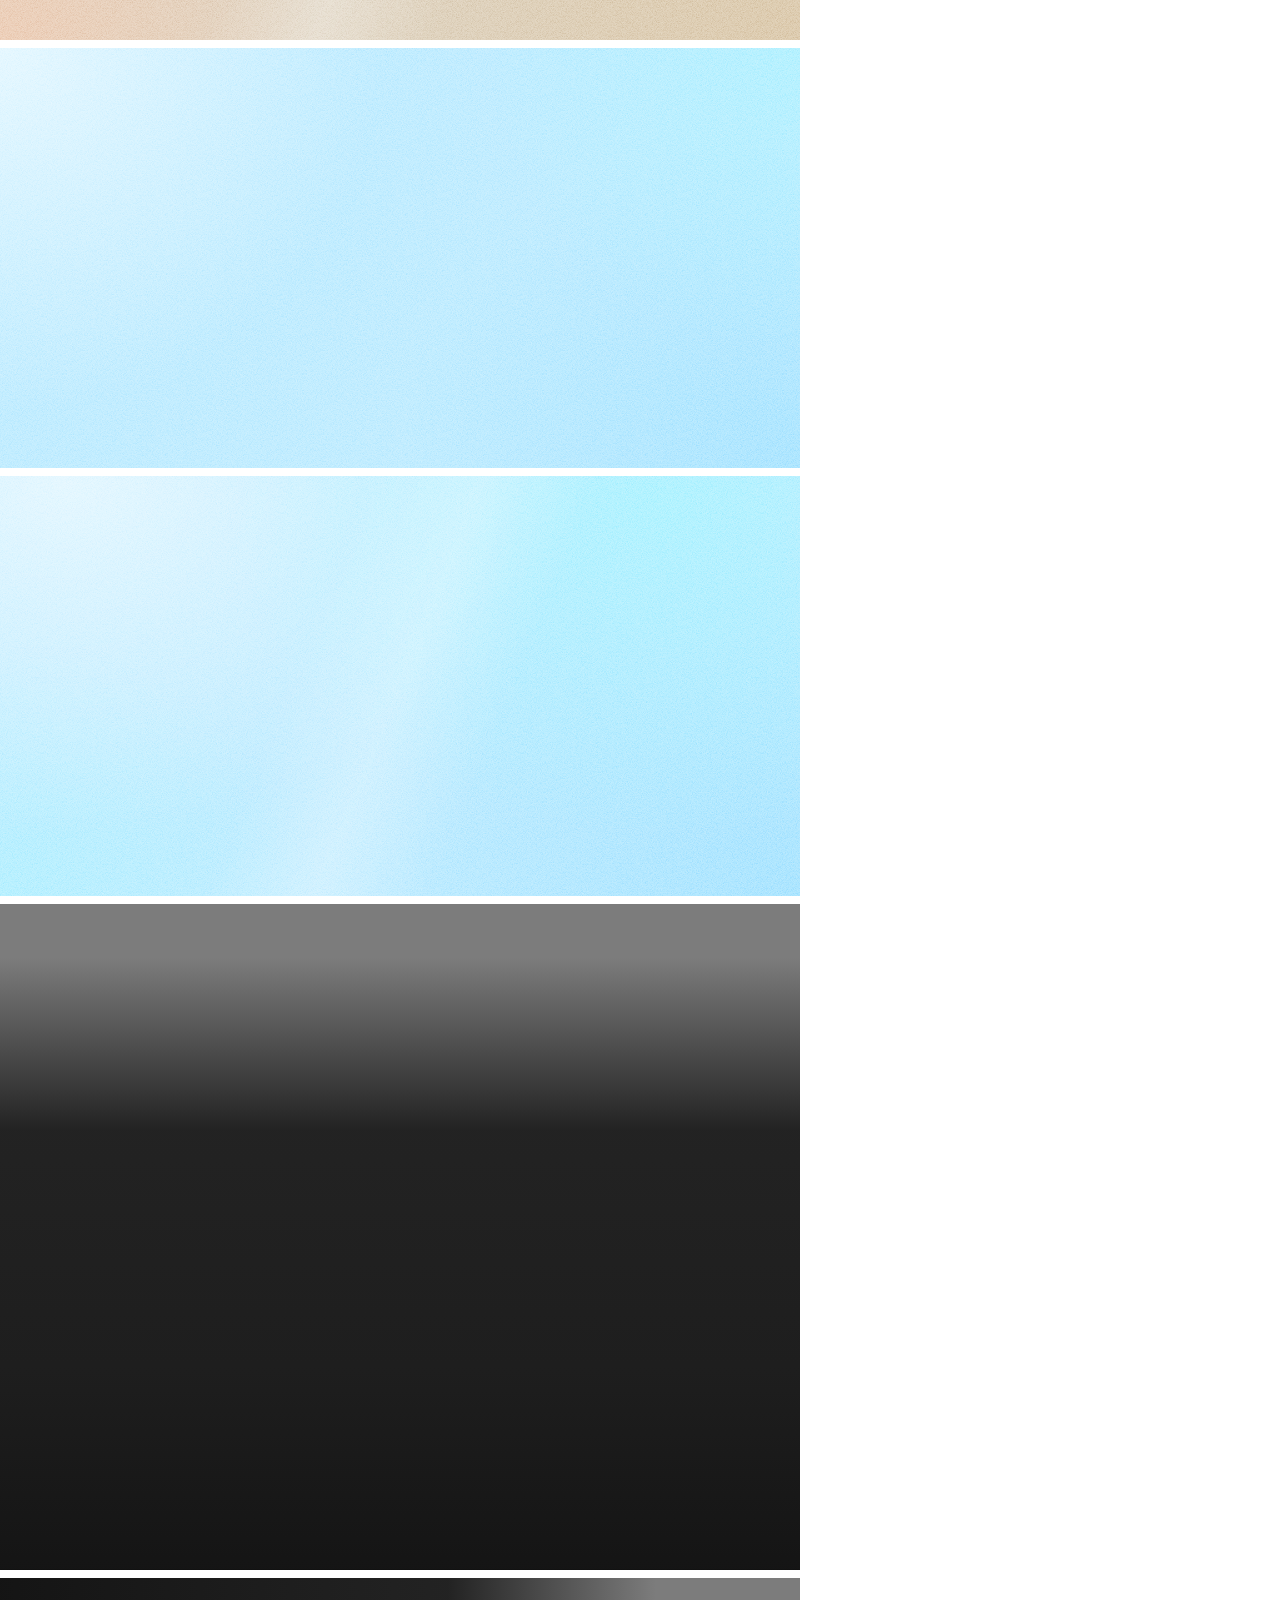
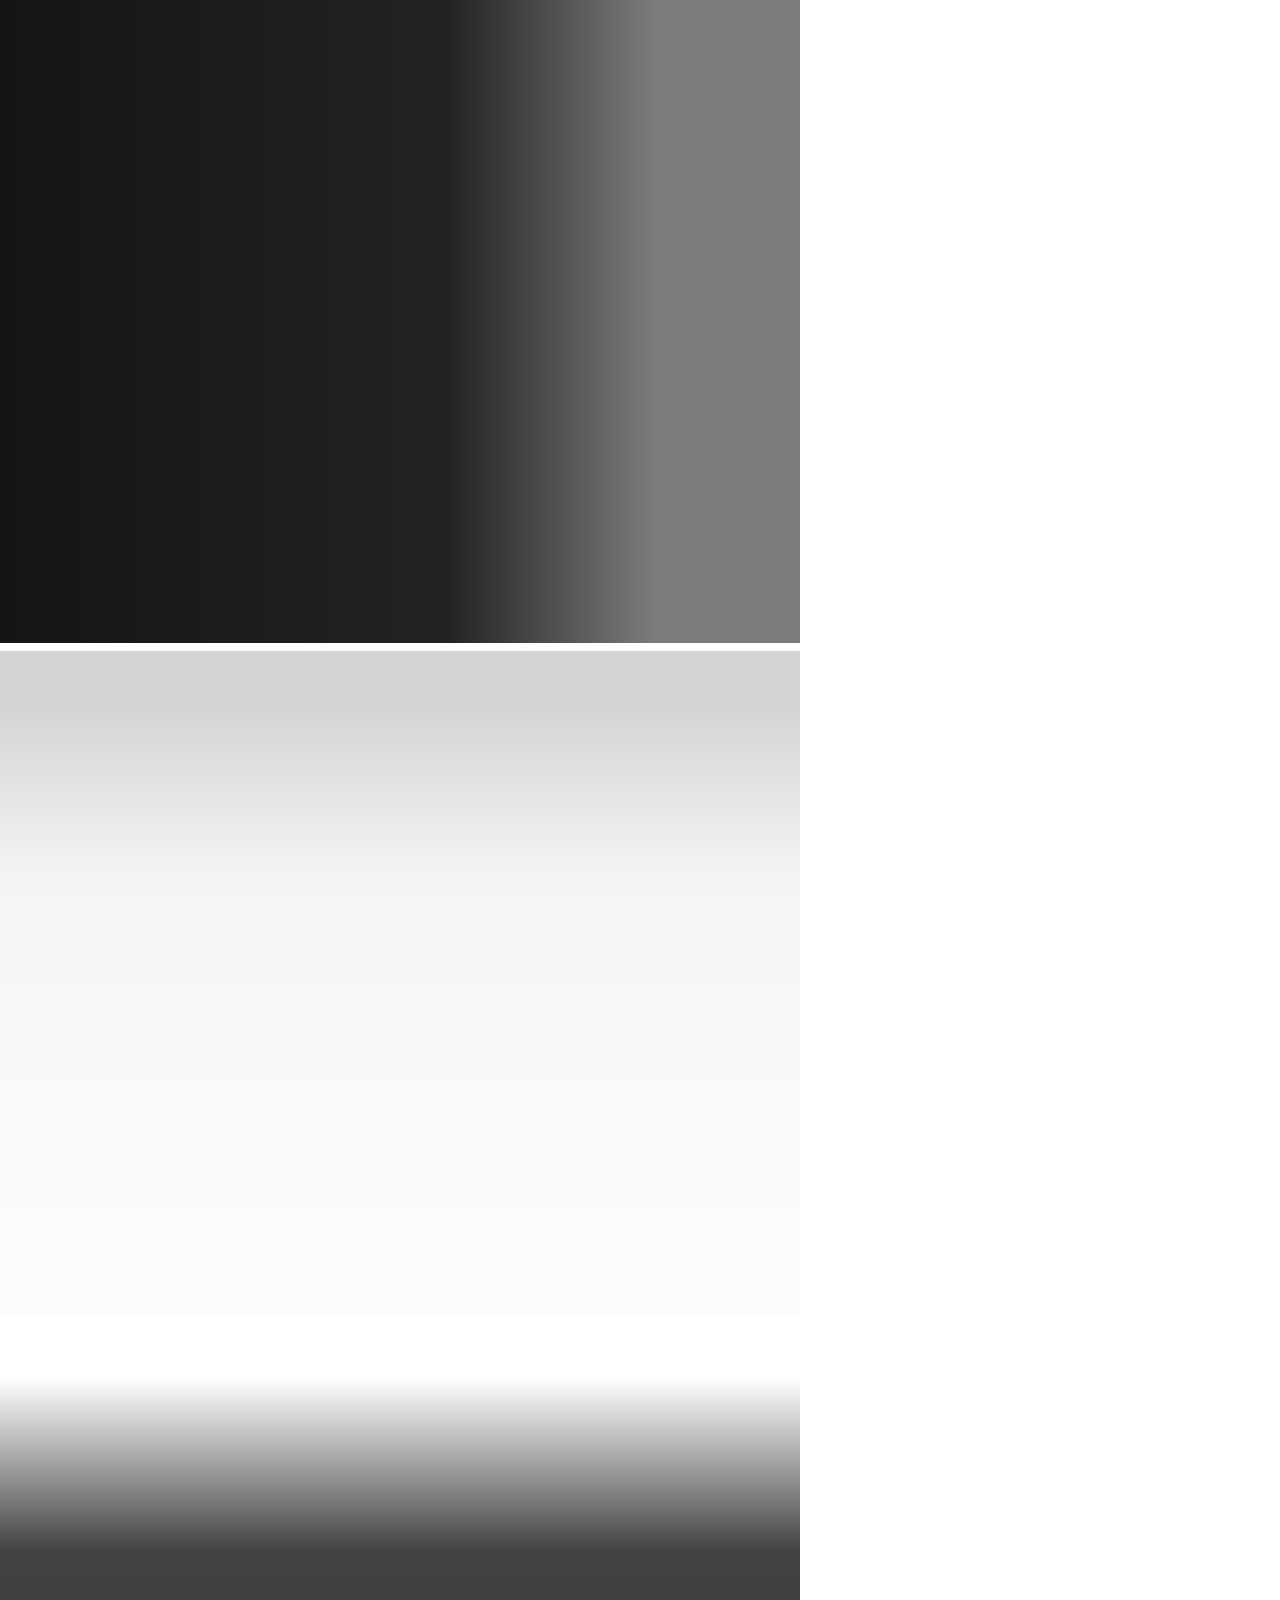
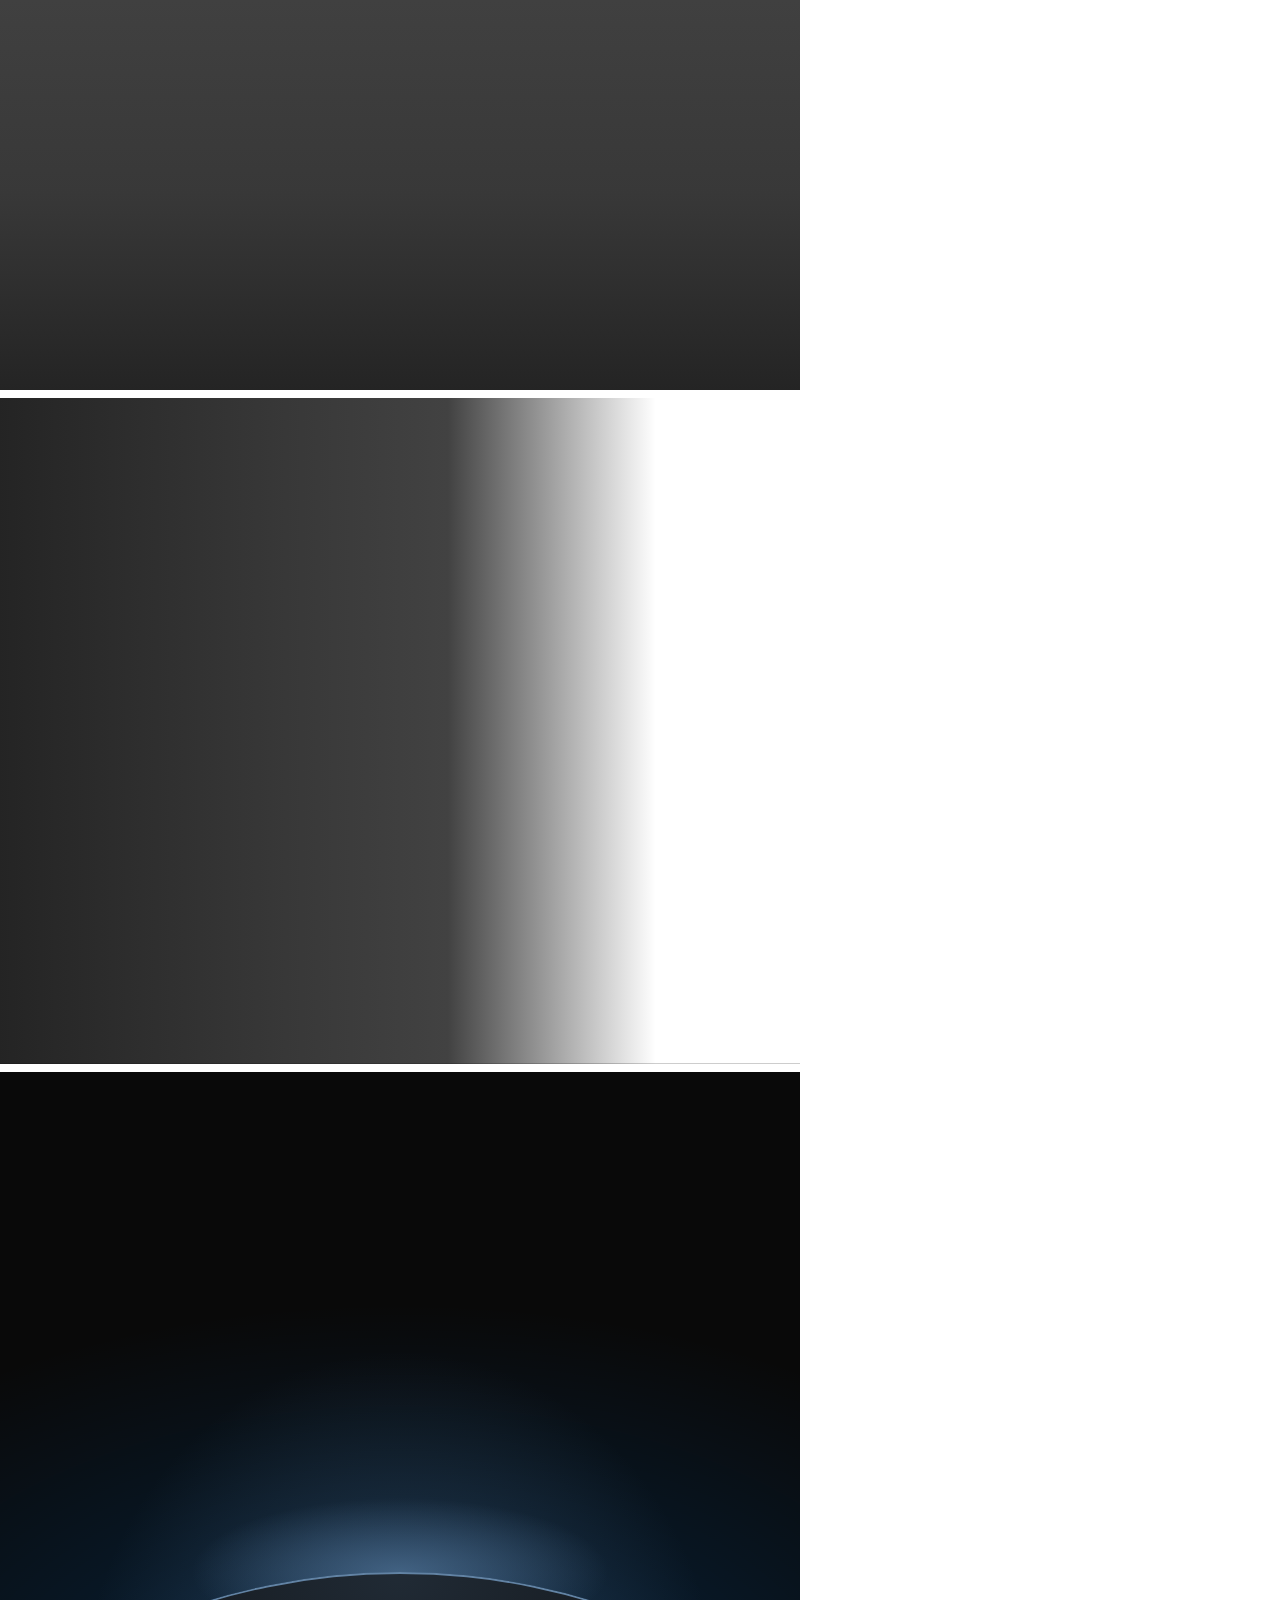
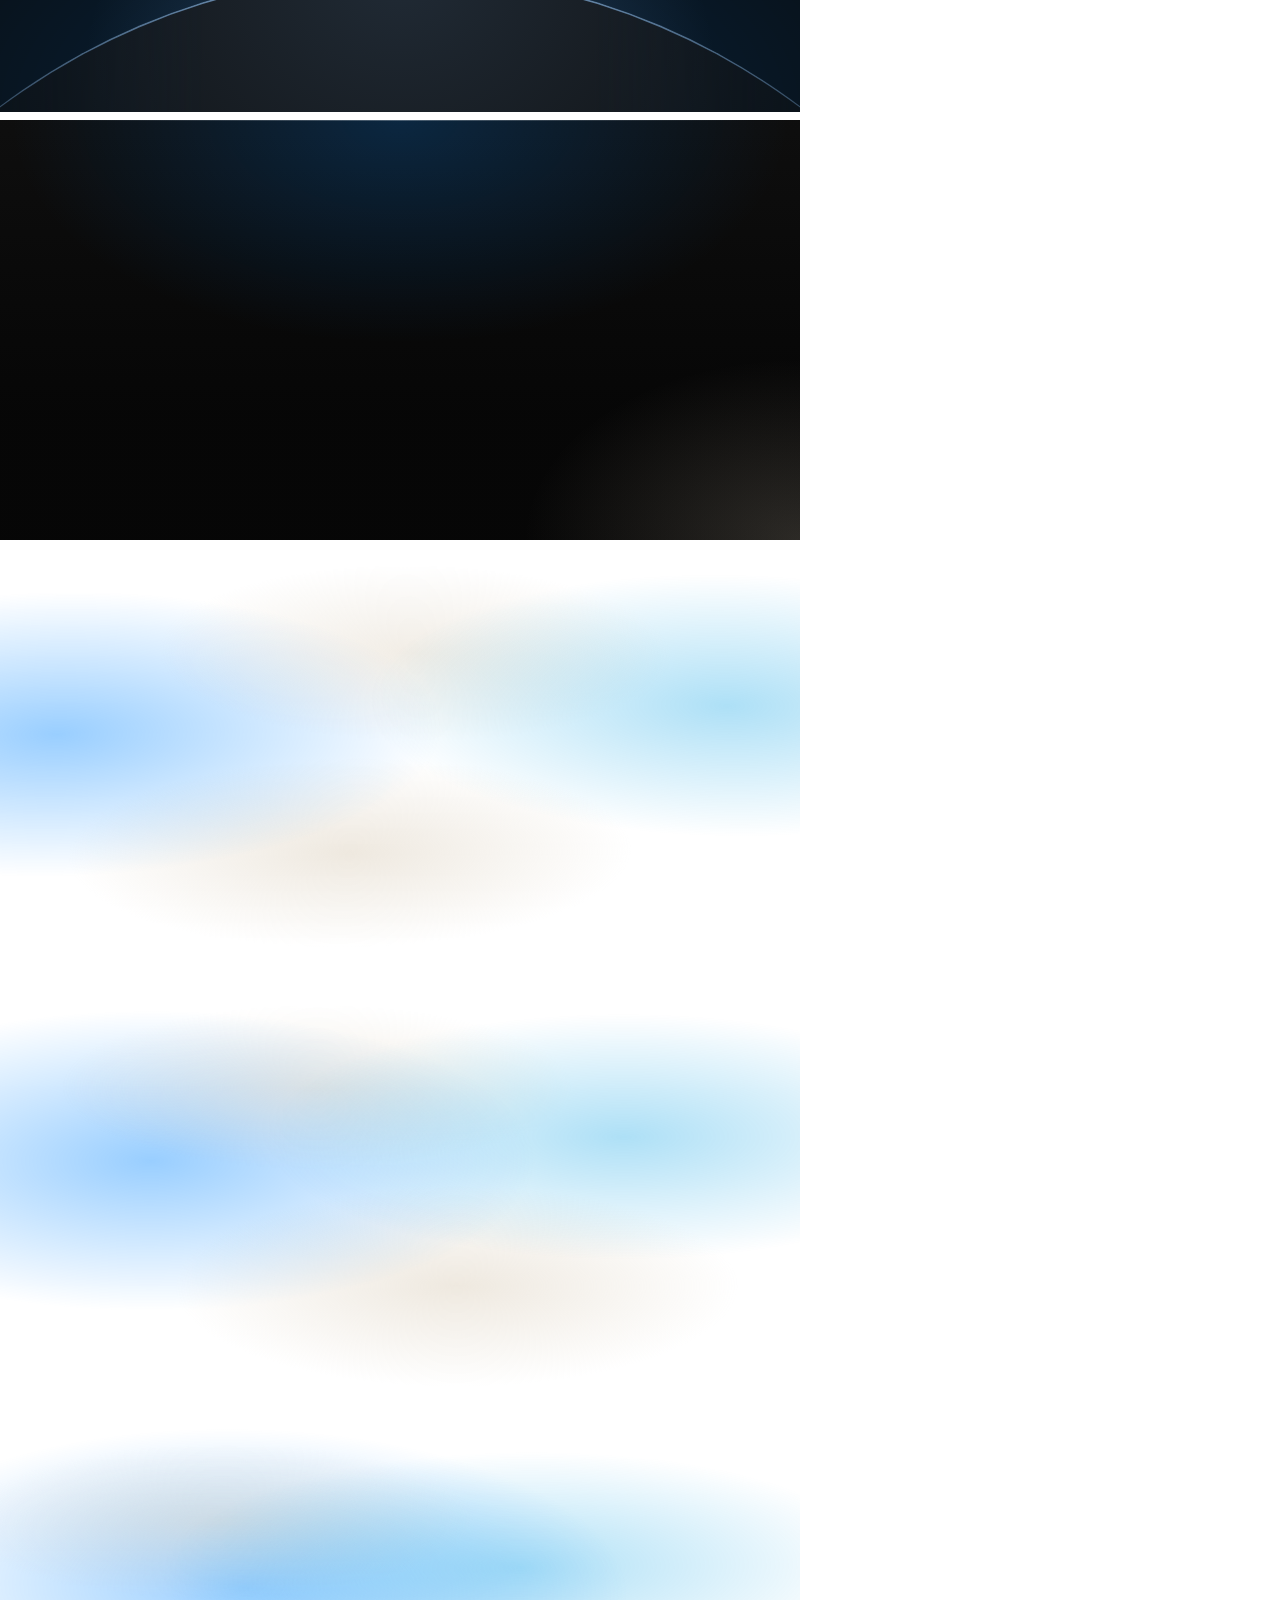
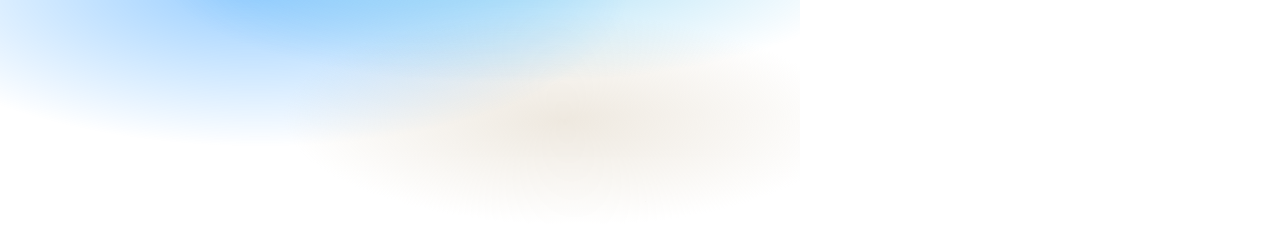
<file: public-v2/assets/backgrounds/check.html>
<!doctype html>
<html lang="en" data-ground="sand">
<head>
<meta charset="utf-8">
<title>Backgrounds contrast check</title>
<!-- Every ground in a 800px box, for check.mjs: it sets a palette, screenshots the boxes and measures
     the ink and muted contrast on every pixel of each ground's text zone (index.json). The photograph
     grounds sit on a flat grey picture: #7c7c7c for the dark scrim, #d4d4d4 for the light one; and the worst case of the dark scrim: a white
     picture (white words on it). The light scrim is for pale photographs only. -->
<link rel="stylesheet" href="../system.css">
<link rel="stylesheet" href="backgrounds.css">
<style>body { margin: 0; width: 800px; } .box { width: 800px; margin: 0 0 8px; padding: 24px; font-size: 20px; } .pi, .pm { visibility: hidden; } .pi { color: var(--ink); } .pm { color: var(--muted); }  /* the liquid blobs held at the start, the middle and the end of their drift (the keyframes in backgrounds.css), so the text zone is measured where they stand under it */
  .at-start::before { animation: none; transform: translate3d(-7%, 0, 0) skewX(-7deg) scaleY(.94); } .at-start::after { animation: none; transform: translate3d(8%, 0, 0) skewX(6deg) scaleY(1.04); }
  .at-mid::before { animation: none; transform: translate3d(.5%, 0, 0) skewX(-.5deg) scaleY(.995); } .at-mid::after { animation: none; transform: translate3d(-.5%, 0, 0) scaleY(.98); }
  .at-end::before { animation: none; transform: translate3d(8%, 0, 0) skewX(6deg) scaleY(1.05); } .at-end::after { animation: none; transform: translate3d(-9%, 0, 0) skewX(-6deg) scaleY(.92); }
</style>
<script src="backgrounds.js" defer></script>
</head>
<body>
<div class="bg-mist box" data-g="mist" style="height:420px"><span class="pi">Ink</span> <span class="pm">Muted</span></div>
<div class="bg-halo box" data-g="halo" style="height:420px"><span class="pi">Ink</span> <span class="pm">Muted</span></div>
<div class="bg-grain box" data-g="grain" style="height:420px"><span class="pi">Ink</span> <span class="pm">Muted</span></div>
<div class="bg-paper box" data-g="paper" style="height:420px"><span class="pi">Ink</span> <span class="pm">Muted</span></div>
<div class="bg-dusk box" data-g="dusk" style="height:420px"><span class="pi">Ink</span> <span class="pm">Muted</span></div>
<div class="bg-topglow box" data-g="topglow" style="height:560px"><span class="pi">Ink</span> <span class="pm">Muted</span></div>
<div class="bg-ruled box" data-g="ruled" style="height:420px"><span class="pi">Ink</span> <span class="pm">Muted</span></div>
<div class="bg-dots box" data-g="dots" style="height:420px"><span class="pi">Ink</span> <span class="pm">Muted</span></div>
<div class="bg-arcs box" data-g="arcs" style="height:420px"><span class="pi">Ink</span> <span class="pm">Muted</span></div>
<div class="bg-band box" data-g="band" style="height:420px"><span class="pi">Ink</span> <span class="pm">Muted</span></div>
<div class="bg-field box" data-g="field" style="height:420px"><span class="pi">Ink</span> <span class="pm">Muted</span></div>
<div class="bg-band bg-tint box" data-g="band-tint" style="height:420px"><span class="pi">Ink</span> <span class="pm">Muted</span></div>
<div class="bg-field bg-tint box" data-g="field-tint" style="height:420px"><span class="pi">Ink</span> <span class="pm">Muted</span></div>
<div class="bg-photo box" data-g="photo" style="height:520px;--g-photo:linear-gradient(#7c7c7c,#7c7c7c)"><span class="pi">Ink</span> <span class="pm">Muted</span></div>
<div class="bg-photo bg-photo--left box" data-g="photo-left" style="height:520px;--g-photo:linear-gradient(#7c7c7c,#7c7c7c)"><span class="pi">Ink</span> <span class="pm">Muted</span></div>
<div class="bg-photo bg-photo--light box" data-g="photo-light" style="height:520px;--g-photo:linear-gradient(#d4d4d4,#d4d4d4)"><span class="pi">Ink</span> <span class="pm">Muted</span></div>
<div class="bg-photo box" data-g="photo-white" style="height:520px;--g-photo:linear-gradient(#fff,#fff)"><span class="pi">Ink</span> <span class="pm">Muted</span></div>
<div class="bg-photo bg-photo--left box" data-g="photo-left-white" style="height:520px;--g-photo:linear-gradient(#fff,#fff)"><span class="pi">Ink</span> <span class="pm">Muted</span></div>
<div class="bg-horizon box" data-g="horizon" style="height:640px"><span class="pi">Ink</span> <span class="pm">Muted</span></div>
<div class="bg-deep box" data-g="deep" style="height:420px"><span class="pi">Ink</span> <span class="pm">Muted</span></div>
<div class="bg-liquid box at-start" data-g="liquid" data-no-pause style="height:420px"><span class="pi">Ink</span> <span class="pm">Muted</span></div>
<div class="bg-liquid box at-mid" data-g="liquid-mid" data-no-pause style="height:420px"><span class="pi">Ink</span> <span class="pm">Muted</span></div>
<div class="bg-liquid box at-end" data-g="liquid-end" data-no-pause style="height:420px"><span class="pi">Ink</span> <span class="pm">Muted</span></div>

</body>
</html>
</file>
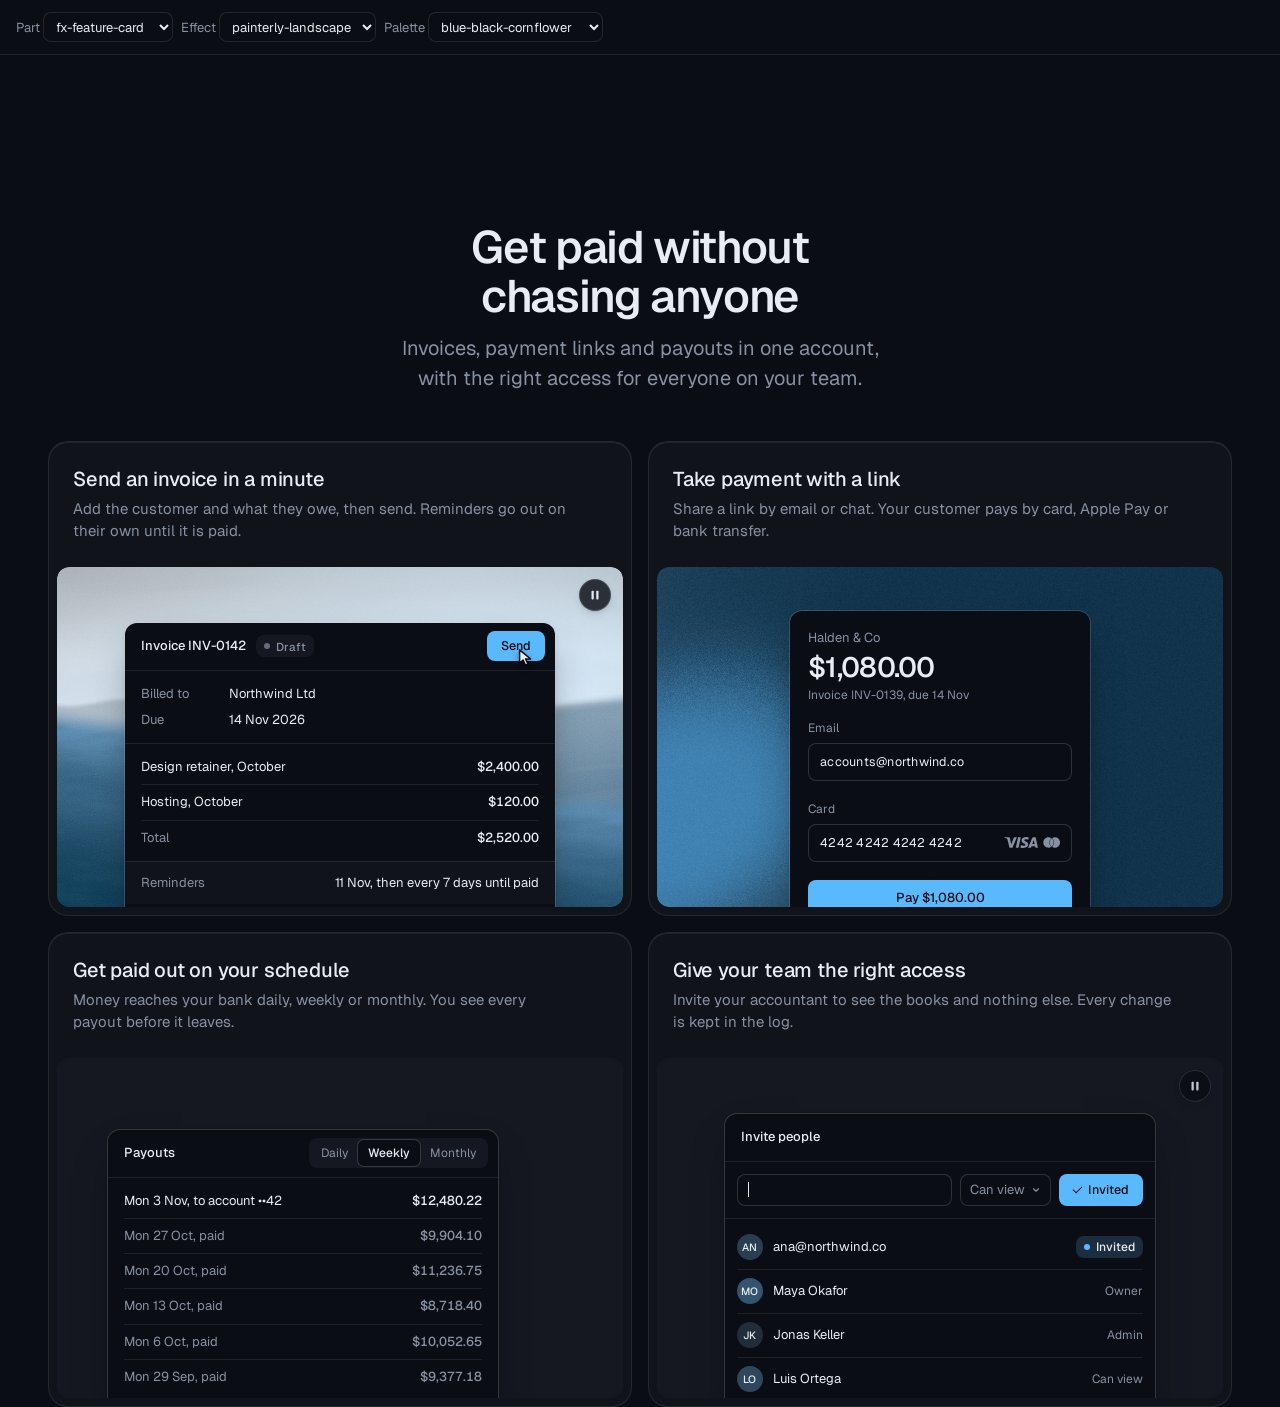
<file: public-v2/assets/components/_lab.html>
<!doctype html>
<html lang="en" data-radius="soft">
<head>
<script>window.__tpGlMax = 16;   /* a gallery shows many live effects at once; a page of a site keeps the default 4 (fx.js) */</script>
<meta charset="utf-8">
<meta name="viewport" content="width=device-width, initial-scale=1">
<title>Component lab</title>
<link rel="preconnect" href="https://fonts.googleapis.com">
<link rel="preconnect" href="https://fonts.gstatic.com" crossorigin>
<link href="https://fonts.googleapis.com/css2?family=Geist:wght@100..900&family=Geist+Mono:wght@400..600&display=swap" rel="stylesheet">
<link rel="stylesheet" href="../system.css">
<link rel="stylesheet" href="./base.css">
<style>
  /* one component on its own, with a chosen effect (or object) and palette:
     _lab.html?c=fx-chart&fx=ruled-grounds&palette=white-link-blue&w=640 */
  :root { --font-display: "Geist", system-ui, sans-serif; --font-text: "Geist", system-ui, sans-serif; --font-mono: "Geist Mono", ui-monospace, monospace; --display-weight: 560; --display-tracking: -0.03em; }
  body { min-height: 100vh; margin: 0; }
  .bar { display: flex; flex-wrap: wrap; gap: 8px; align-items: center; padding: 12px 16px; border-bottom: 1px solid var(--line); font: 13px/1.4 var(--font-text); color: var(--muted); }
  .bar select { font: inherit; color: var(--ink); background: var(--bg); border: 1px solid var(--line); border-radius: var(--r-sm); height: 30px; padding: 0 8px; }
  .stage { padding: clamp(16px, 4vw, 48px); margin-inline: auto; }
</style>
</head>
<body>
<div class="bar">
  <label>Part <select id="c"></select></label>
  <label>Effect <select id="fx"></select></label>
  <label>Palette <select id="pal"></select></label>
</div>
<main class="stage" id="stage"></main>
<script type="module">
  import fx from '../effects/fx.js';
  const PARTS = ['fx-feature-card', 'fx-dither-object', 'fx-headline', 'fx-button', 'fx-prompt', 'fx-icon-tiles', 'fx-stat', 'fx-globe', 'fx-map', 'fx-chart', 'fx-bars', 'fx-band', 'fx-spotlight', 'fx-photo', 'fx-avatar', 'fx-search', 'fx-logos', 'fx-tabs', 'fx-pricing', 'fx-progress'];
  const PALETTES = {
    'blue-black-cornflower': { bg: '#0a0d14', surface: '#131824', ink: '#e9edf3', muted: '#8891a1', accent: '#5ab9fc', accentInk: '#0a0d14' },
    'graphite-safety-orange': { bg: '#18191b', surface: '#222427', ink: '#eff0f1', muted: '#9c9ea3', accent: '#ff4a1f', accentInk: '#18191b' },
    'white-link-blue': { bg: '#ffffff', surface: '#f4f4f4', ink: '#111111', muted: '#6b6b6b', accent: '#1a4be0', accentInk: '#ffffff' },
    'moss-sand': { bg: '#ddd6c6', surface: '#d2cab8', ink: '#2a2a26', muted: '#59574e', accent: '#4f6238', accentInk: '#ffffff' },
    'cobalt-field': { bg: '#0034eb', surface: '#002fd6', ink: '#ffffff', muted: '#dfe4f2', accent: '#e9e34a', accentInk: '#111111' },
  };
  const q = new URLSearchParams(location.search);
  const part = PARTS.includes(q.get('c')) ? q.get('c') : PARTS[0];
  const palId = PALETTES[q.get('palette')] ? q.get('palette') : 'blue-black-cornflower';
  const p = PALETTES[palId];
  const s = document.documentElement.style;
  const action = fx.color.contrast(p.accent, p.bg) >= 2.2 ? p.accent : p.ink;
  Object.entries({ '--p-bg': p.bg, '--p-surface': p.surface, '--p-ink': p.ink, '--p-muted': p.muted, '--p-accent': p.accent, '--p-accent-ink': p.accentInk, '--p-action': action, '--p-action-ink': action === p.accent ? p.accentInk : p.bg }).forEach(([k, v]) => s.setProperty(k, v));
  s.colorScheme = fx.color.isDark(p.bg) ? 'dark' : 'light';
  if (q.has('fallback')) fx.config.forceFallback = true;
  // one part at a time: at most 4 live WebGL contexts on this page
  fx.config.maxLive = 4;
  if (q.has('w')) document.getElementById('stage').style.maxWidth = q.get('w') + 'px';

  const base = `./${part}/`;
  const [meta, html, mod] = await Promise.all([fetch(base + 'meta.json').then(r => r.json()), fetch(base + 'component.html').then(r => r.text()), import(base + 'component.js')]);
  const link = Object.assign(document.createElement('link'), { rel: 'stylesheet', href: base + 'component.css' });
  document.head.append(link);
  await new Promise(r => { link.onload = link.onerror = r; });
  const choices = meta.effects?.length ? meta.effects : meta.objects || [];
  const chosen = choices.includes(q.get('fx')) ? q.get('fx') : meta.default;
  const stage = document.getElementById('stage');
  stage.innerHTML = html;
  const root = stage.firstElementChild;
  // the chosen effect goes where the part reads it: data-cx-object, data-cx-fill, or data-cx-effect on the root
  // the dither object: one figure set to the chosen object (one live object, as on a page); no caption under it
  if (meta.objects) {
    const fig = root.matches('[data-cx-object]') ? root : root.querySelector('[data-cx-object]');
    fig.dataset.cxObject = chosen;
    if (q.get('render') === 'studio') fig.dataset.cxRender = 'studio';
    fig.querySelector('.cx-obj__stage').removeAttribute('aria-label');
    fig.style.maxWidth = '720px';
  }
  // without ?fx= the markup keeps its own effects (the feature card mixes a landscape and a grain: setting
  // the default on every panel would paint the grain panel as a landscape too)
  else if (!choices.includes(q.get('fx'))) { /* as written */ }
  else if (root.querySelector('[data-cx-fill]')) root.querySelectorAll('[data-cx-fill]').forEach(el => { el.dataset.cxFill = chosen; });
  else if (root.querySelector('[data-cx-effect]')) root.querySelectorAll('[data-cx-effect]').forEach(el => { el.dataset.cxEffect = chosen; });
  else root.dataset.cxEffect = chosen;
  // the map draws its baked streets; an effect named with ?fx= shows its fallback ground (no map data) instead
  if (part === 'fx-map' && choices.includes(q.get('fx'))) delete root.dataset.cxMap;
  await document.fonts.ready;
  window.__part = mod.default(root);
  setTimeout(() => { document.documentElement.dataset.ready = '1'; }, 1200);

  const fill = (sel, list, cur, key) => {
    const el = document.getElementById(sel);
    el.innerHTML = list.map(v => `<option${v === cur ? ' selected' : ''}>${v}</option>`).join('');
    el.addEventListener('change', () => { q.set(key, el.value); if (key === 'c') q.delete('fx'); location.search = q.toString(); });
  };
  fill('c', PARTS, part, 'c');
  // a part whose default is none (the map's streets, the photograph as it is) lists none first, so the
  // select never shows an effect that is not on
  fill('fx', meta.default === 'none' ? ['none', ...choices] : choices, chosen, 'fx');
  fill('pal', Object.keys(PALETTES), palId, 'palette');
</script>
</body>
</html>
</file>
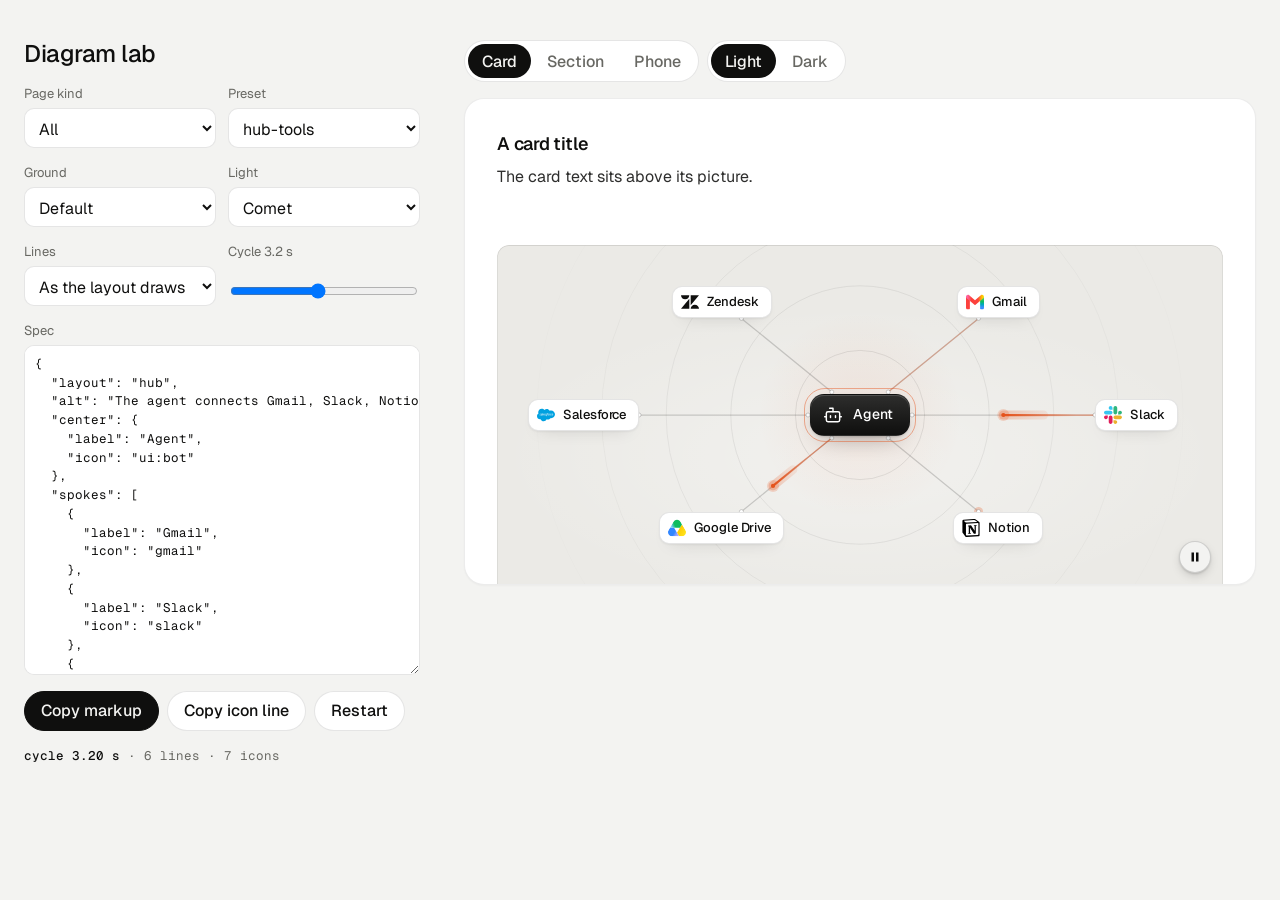
<file: public-v2/assets/diagrams/lab.html>
<!doctype html>
<html lang="en">
<head>
<meta charset="utf-8">
<meta name="viewport" content="width=device-width, initial-scale=1">
<title>Diagram lab</title>
<link rel="preconnect" href="https://fonts.googleapis.com">
<link rel="preconnect" href="https://fonts.gstatic.com" crossorigin>
<link href="https://fonts.googleapis.com/css2?family=Geist:wght@300..700&family=Geist+Mono:wght@400;500&display=swap" rel="stylesheet">
<link rel="stylesheet" href="../ui/cards.css">
<link rel="stylesheet" href="diagram.css">
<style>
  /* The builder: pick a preset, change the JSON or the controls, see the card at once, copy the markup. Not part of a page. */
  :root { --font-text: "Geist", system-ui, sans-serif; --font-display: "Geist", system-ui, sans-serif; --font-mono: "Geist Mono", ui-monospace, monospace; }
  [data-theme="light"] { --bg: #f3f3f1; --card: #ffffff; --ink: #0f0f0e; --muted: #686863; --accent: #e5531c; --accent-ink: #ffffff; --frag: #ffffff; --ground-bg: #ebeae6; --ground-accent: #dcd9d0; --line: rgb(0 0 0 / .1); --field: #ffffff; }
  [data-theme="light"][data-accent="blue"] { --accent: #2456e8; }
  [data-theme="light"][data-accent="green"] { --accent: #16825d; }
  [data-theme="dark"] { --bg: #070708; --card: #141416; --ink: #f2f2ef; --muted: #8f9094; --accent: #ff7a3c; --accent-ink: #120c08; --frag: #1c1d20; --ground-bg: #101012; --ground-accent: #232326; --line: rgb(255 255 255 / .12); --field: #101012; }
  [data-theme="dark"][data-accent="white"] { --accent: #f2f2ef; --accent-ink: #0b0b0c; }
  [data-theme="dark"][data-accent="green"] { --accent: #3ccf8e; --accent-ink: #06130d; }
  * { box-sizing: border-box; }
  html, body { margin: 0; }
  body { font-family: var(--font-text); background: var(--bg); color: var(--ink); -webkit-font-smoothing: antialiased; min-height: 100vh; }
  .lab { display: grid; gap: 32px; max-width: 1440px; margin: 0 auto; padding: 32px 24px 64px; }
  .side { display: grid; gap: 16px; align-content: start; min-width: 0; }
  .side h1 { margin: 0; font: 500 24px/1.2 var(--font-display); letter-spacing: -0.02em; }
  .row { display: grid; gap: 6px; }
  .row > label, .row > .lbl { font-size: 13px; color: var(--muted); }
  .two { display: grid; grid-template-columns: 1fr 1fr; gap: 12px; }
  select, textarea, button, input[type=range] { font: inherit; color: inherit; }
  select, textarea { width: 100%; background: var(--field); border: 1px solid var(--line); border-radius: 10px; padding: 9px 10px; }
  select { height: 40px; }
  textarea { min-height: 360px; resize: vertical; font: 400 12.5px/1.5 var(--font-mono); white-space: pre; tab-size: 2; }
  textarea.is-bad { border-color: #c4321c; }
  .btns { display: flex; flex-wrap: wrap; gap: 8px; }
  button.b { height: 40px; padding: 0 16px; border-radius: 999px; border: 1px solid var(--line); background: var(--card); cursor: pointer; font-weight: 500; }
  button.b:hover { border-color: var(--ink); }
  button.b--main { background: var(--ink); color: var(--bg); border-color: var(--ink); }
  .out { font: 400 12.5px/1.5 var(--font-mono); color: var(--muted); overflow-wrap: anywhere; min-height: 1.5em; }
  .out b { color: var(--ink); font-weight: 500; }
  .out .bad { color: #c4321c; }
  .lb-stage { min-width: 0; display: grid; align-content: start; gap: 16px; }
  .lb-stage .card > .panel { --p-h: 340px; }
  .lb-stage .card--wide > .panel { --p-h: 560px; }
  .lb-stage .card--phone { max-width: 390px; }
  .lb-stage .card--phone > .panel { --p-h: 300px; }
  .seg { display: inline-flex; border: 1px solid var(--line); border-radius: 999px; padding: 3px; gap: 2px; background: var(--card); width: fit-content; }
  .seg button { height: 34px; padding: 0 14px; border: 0; background: none; border-radius: 999px; cursor: pointer; font-weight: 500; color: var(--muted); }
  .seg button[aria-pressed="true"] { background: var(--ink); color: var(--bg); }
  @media (min-width: 1024px) { .lab { grid-template-columns: 400px minmax(0, 1fr); gap: 40px; padding-top: 40px; } textarea { min-height: 330px; } .side { position: sticky; top: 24px; max-height: calc(100vh - 48px); overflow: auto; padding-right: 4px; } }
  @media (max-width: 639px) { .lab { padding: 24px 16px 48px; } }
</style>
</head>
<body data-theme="light" data-icon-base="../icons/demo/">
<div class="lab">
  <aside class="side">
    <h1>Diagram lab</h1>
    <div class="two">
      <div class="row"><label for="type">Page kind</label><select id="type"><option value="">All</option><option>software</option><option>tech</option><option>gaming</option><option>product</option><option>service</option></select></div>
      <div class="row"><label for="preset">Preset</label><select id="preset"></select></div>
    </div>
    <div class="two">
      <div class="row"><label for="ground">Ground</label><select id="ground"><option value="">Default</option><option>dots</option><option>rings</option><option>grid</option><option>glow</option><option>glow dots</option><option>glow rings</option><option>none</option></select></div>
      <div class="row"><label for="pulse">Light</label><select id="pulse"><option value="">Comet</option><option>dot</option><option>none</option></select></div>
    </div>
    <div class="two">
      <div class="row"><label for="curve">Lines</label><select id="curve"><option value="">As the layout draws them</option><option>curve</option><option>elbow</option><option>swirl</option></select></div>
      <div class="row"><label for="cycle">Cycle <span id="cycleV">3.2 s</span></label><input id="cycle" type="range" min="2.5" max="4" step="0.1" value="3.2"></div>
    </div>
    <div class="row"><label for="json">Spec</label><textarea id="json" spellcheck="false"></textarea></div>
    <div class="btns">
      <button class="b b--main" id="copy" type="button">Copy markup</button>
      <button class="b" id="copyIcons" type="button">Copy icon line</button>
      <button class="b" id="restart" type="button">Restart</button>
    </div>
    <div class="out" id="info"></div>
  </aside>
  <main class="lb-stage">
    <div class="btns">
      <div class="seg" id="size" role="group" aria-label="Size"><button type="button" data-v="card" aria-pressed="true">Card</button><button type="button" data-v="section" aria-pressed="false">Section</button><button type="button" data-v="phone" aria-pressed="false">Phone</button></div>
      <div class="seg" id="theme" role="group" aria-label="Palette"><button type="button" data-v="light" aria-pressed="true">Light</button><button type="button" data-v="dark" aria-pressed="false">Dark</button></div>
    </div>
    <article class="card card--row" id="card"><h3 id="ct"></h3><p id="cp"></p><div class="panel"><div class="dg" id="dg"></div></div></article>
  </main>
</div>
<script type="module">
  import dg from './diagram.js';
  const $ = id => document.getElementById(id);
  const presets = await dg.presets();
  const base = new URL('../icons/demo/', location.href).href;
  const q = new URLSearchParams(location.search);
  let spec = null, d = null, size = 'card';

  const names = type => Object.keys(presets).filter(k => !type || (presets[k].types || []).includes(type));
  const fillPresets = () => { $('preset').innerHTML = names($('type').value).map(k => `<option>${k}</option>`).join(''); };
  const load = id => { spec = JSON.parse(JSON.stringify(presets[id])); delete spec.types; $('json').value = JSON.stringify(spec, null, 2); sync(); };
  const first = n => (spec.center || spec.core || spec.input || spec.root || spec.left || {}).label || n;

  function iconIds(o, out = new Set()) {
    if (Array.isArray(o)) o.forEach(x => iconIds(x, out));
    else if (o && typeof o === 'object') for (const k in o) { if (k === 'icon' && typeof o[k] === 'string' && !/^text:|[/.]/.test(o[k])) out.add(o[k]); else iconIds(o[k], out); }
    return out;
  }
  function markup() {
    const j = JSON.stringify(spec);
    return /'/.test(j)
      ? `<div class="panel"><div class="dg" data-diagram><script type="application/json">${j}<\/script></div></div>`
      : `<div class="panel"><div class="dg" data-diagram='${j}'></div></div>`;
  }
  function paint() {
    const card = $('card');
    card.classList.toggle('card--wide', size === 'section');
    card.classList.toggle('card--phone', size === 'phone');
    const s = JSON.parse(JSON.stringify(spec));
    if (size === 'section') s.size = 'section';
    $('ct').textContent = 'A card title';
    $('cp').textContent = 'The card text sits above its picture.';
    const el = $('dg');
    d = dg.mount(el, s, { iconBase: base });
    const ids = [...iconIds(spec)];
    setTimeout(() => {
      $('info').innerHTML = `<b>cycle ${d.T ? d.T.toFixed(2) : '-'} s</b> · ${d.E ? d.E.filter(e => e.lit).length : 0} lines · ${ids.length} icons`;
    }, 400);
  }
  function sync() {
    try { spec = JSON.parse($('json').value); $('json').classList.remove('is-bad'); } catch (e) { $('json').classList.add('is-bad'); $('info').innerHTML = `<span class="bad">${e.message}</span>`; return; }
    paint();
  }
  // a control writes into the spec and the textarea
  function setField(path, v) {
    try { spec = JSON.parse($('json').value); } catch { return; }
    const [a, b] = path.split('.');
    if (b) { spec[a] = spec[a] || {}; if (v === '' || v == null) delete spec[a][b]; else spec[a][b] = v; if (!Object.keys(spec[a]).length) delete spec[a]; }
    else if (v === '' || v == null) delete spec[a]; else spec[a] = v;
    $('json').value = JSON.stringify(spec, null, 2);
    sync();
  }
  $('type').onchange = () => { fillPresets(); load($('preset').value); };
  $('preset').onchange = () => { $('ground').value = $('pulse').value = $('curve').value = ''; $('cycle').value = 3.2; $('cycleV').textContent = '3.2 s'; load($('preset').value); };
  $('ground').onchange = () => setField('ground', $('ground').value);
  $('pulse').onchange = () => setField('motion.pulse', $('pulse').value);
  $('curve').onchange = () => setField('curve', $('curve').value);
  $('cycle').oninput = () => { $('cycleV').textContent = (+$('cycle').value).toFixed(1) + ' s'; setField('motion.cycle', +$('cycle').value === 3.2 ? '' : +$('cycle').value); };
  let t0; $('json').oninput = () => { clearTimeout(t0); t0 = setTimeout(sync, 350); };
  $('restart').onclick = () => d && d.restart && d.restart();
  const copy = async (text, btn, label) => { try { await navigator.clipboard.writeText(text); btn.textContent = 'Copied'; } catch { btn.textContent = 'Copy failed'; } setTimeout(() => (btn.textContent = label), 1400); };
  $('copy').onclick = () => copy(markup(), $('copy'), 'Copy markup');
  $('copyIcons').onclick = () => copy(`node <skill>/scripts/icons.mjs fetch ${[...iconIds(spec)].join(' ')} --out assets/icons`, $('copyIcons'), 'Copy icon line');
  for (const [id, key] of [['size', 'size'], ['theme', 'theme']]) {
    $(id).onclick = ev => {
      const b = ev.target.closest('button'); if (!b) return;
      [...$(id).children].forEach(x => x.setAttribute('aria-pressed', String(x === b)));
      if (key === 'size') { size = b.dataset.v; paint(); } else document.body.dataset.theme = b.dataset.v;
    };
  }
  if (q.get('type')) $('type').value = q.get('type');
  fillPresets();
  if (q.get('preset') && presets[q.get('preset')]) $('preset').value = q.get('preset');
  if (q.get('theme') === 'dark') { document.body.dataset.theme = 'dark'; $('theme').children[1].click(); }
  load($('preset').value);
  window.__lab = { get d() { return d; } };
</script>
</body>
</html>
</file>
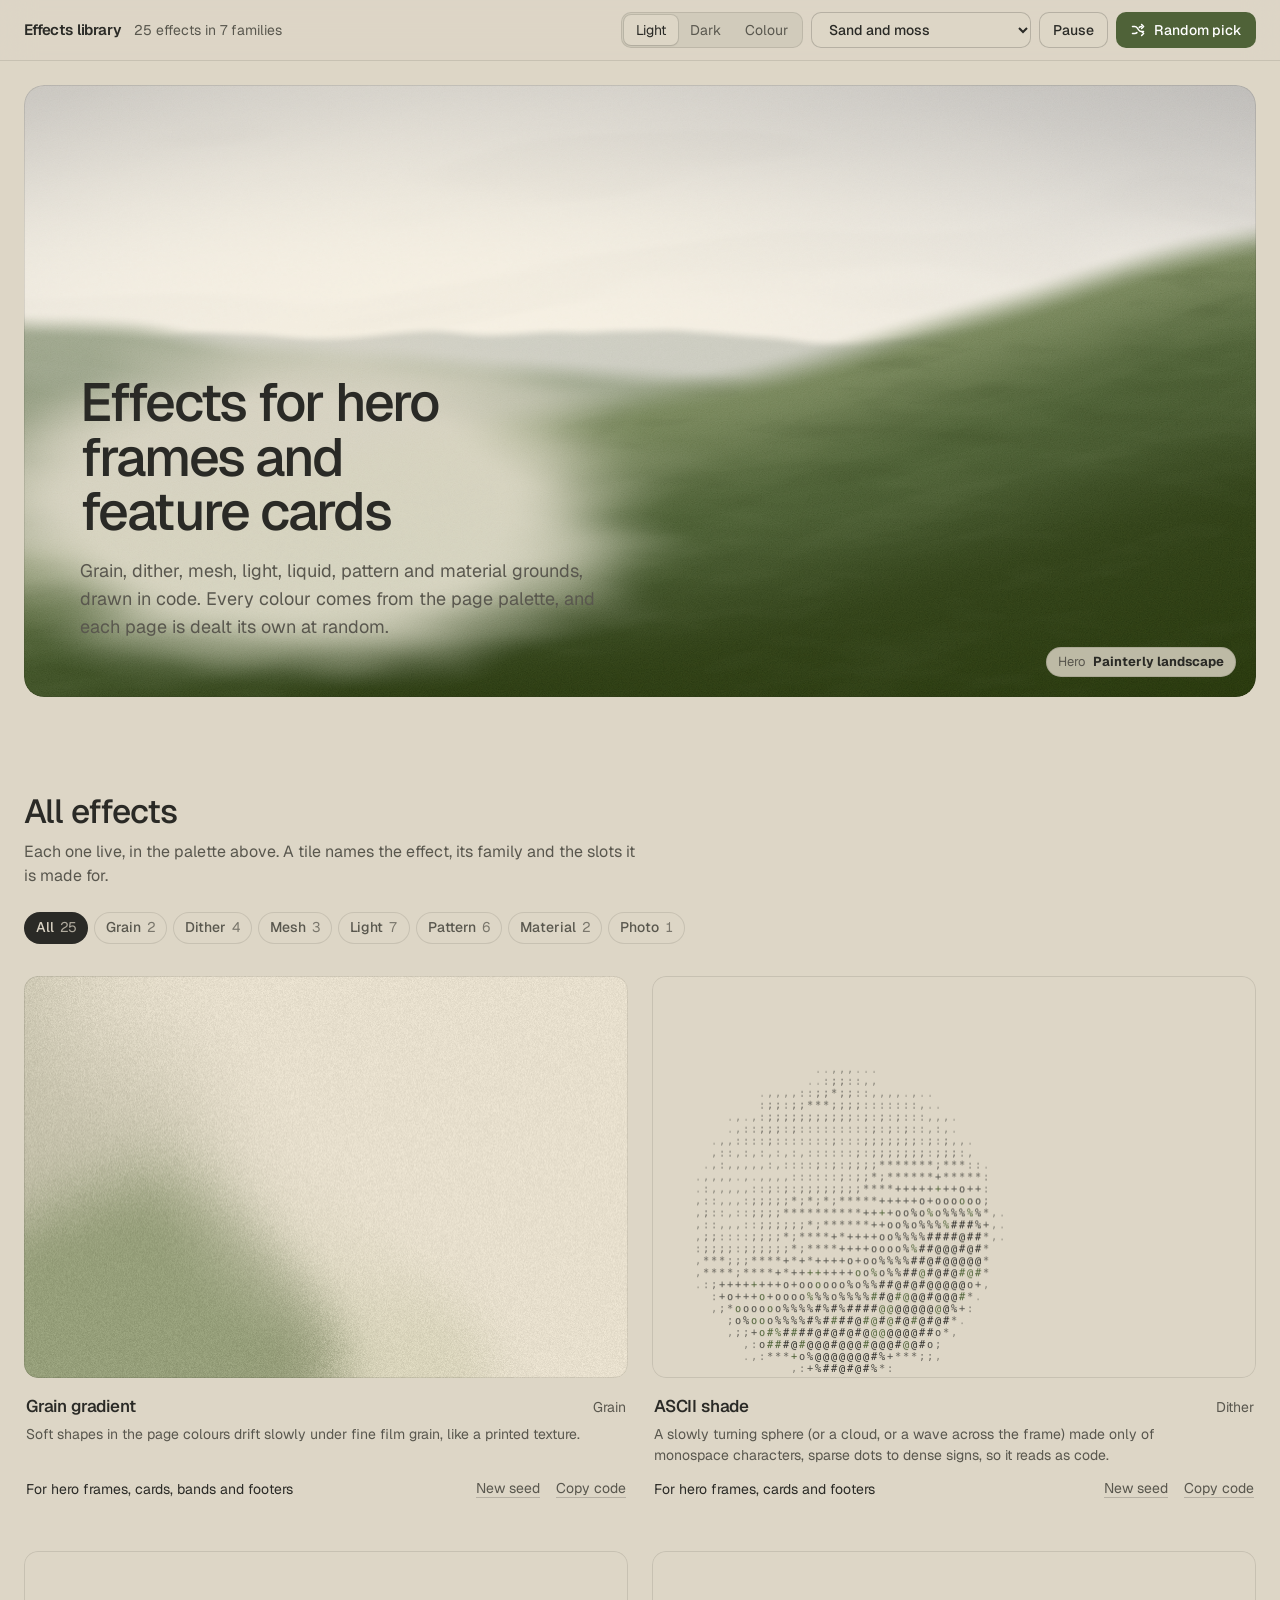
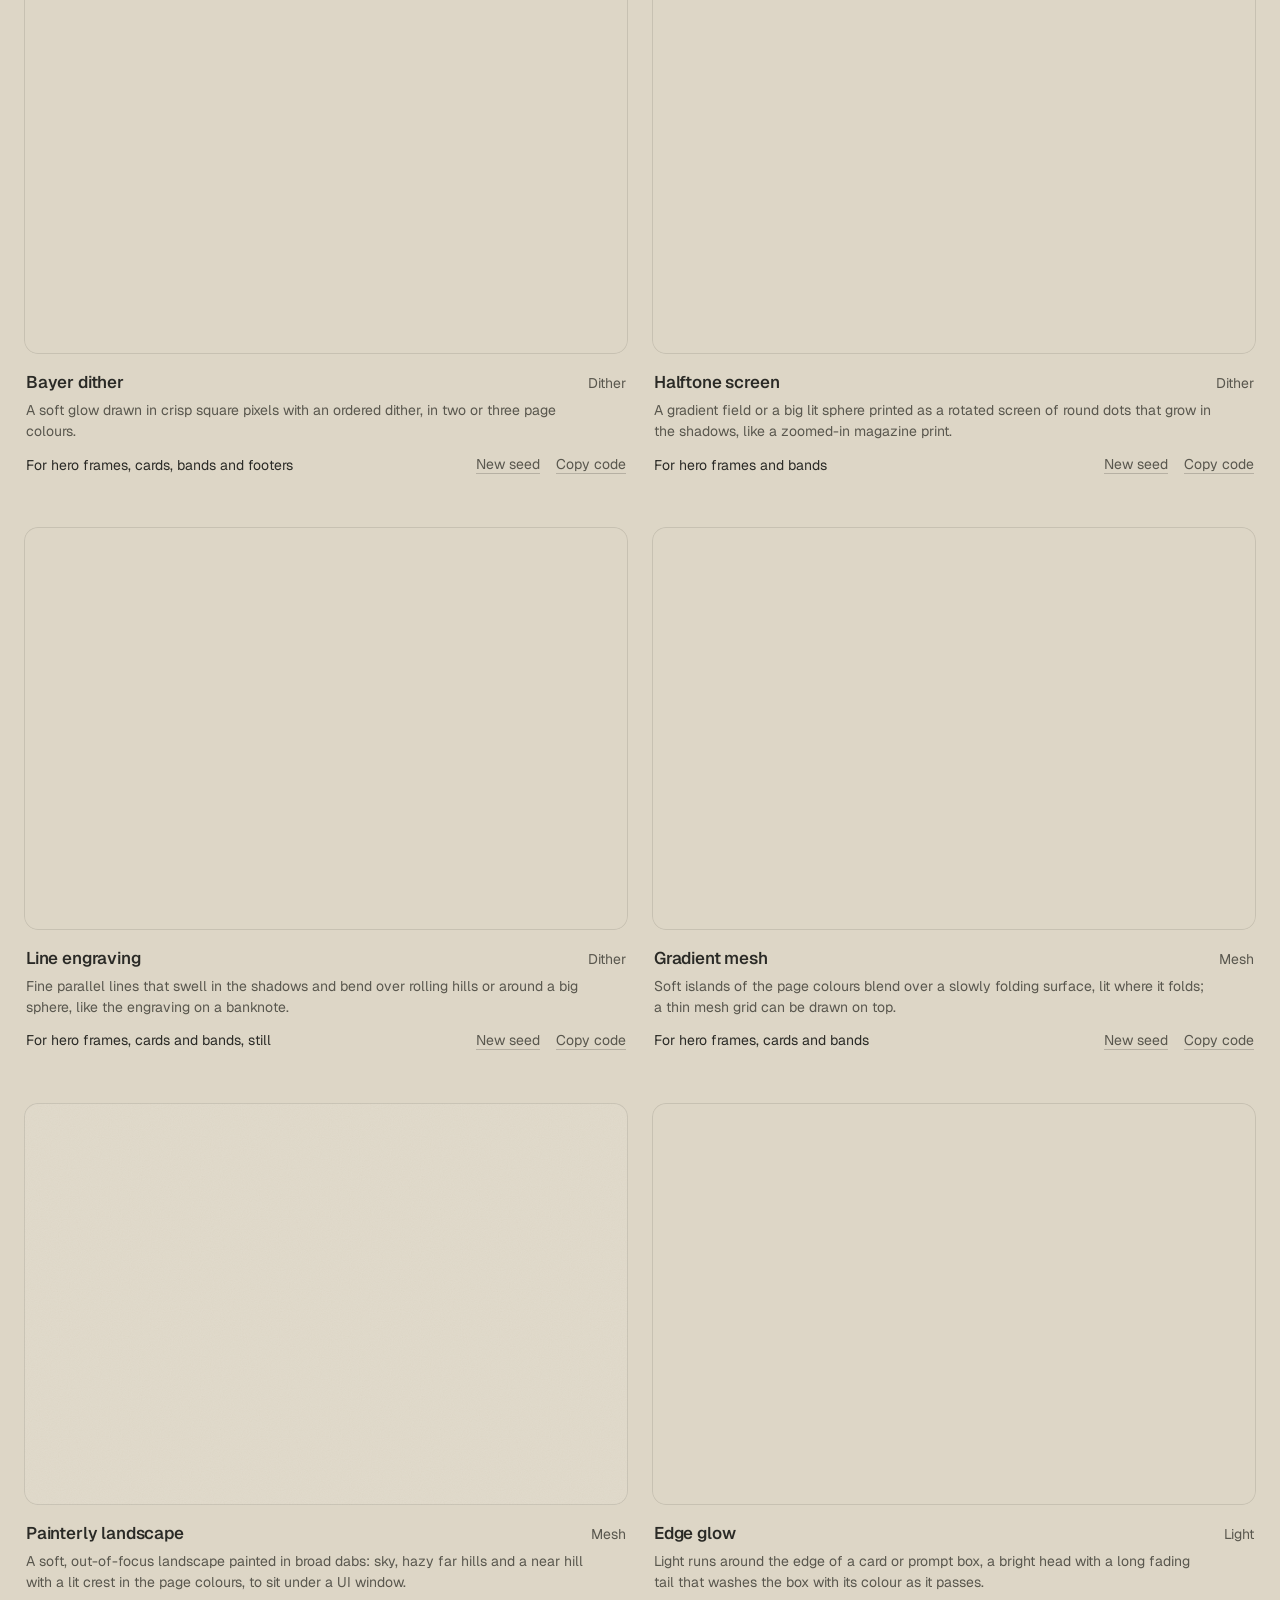
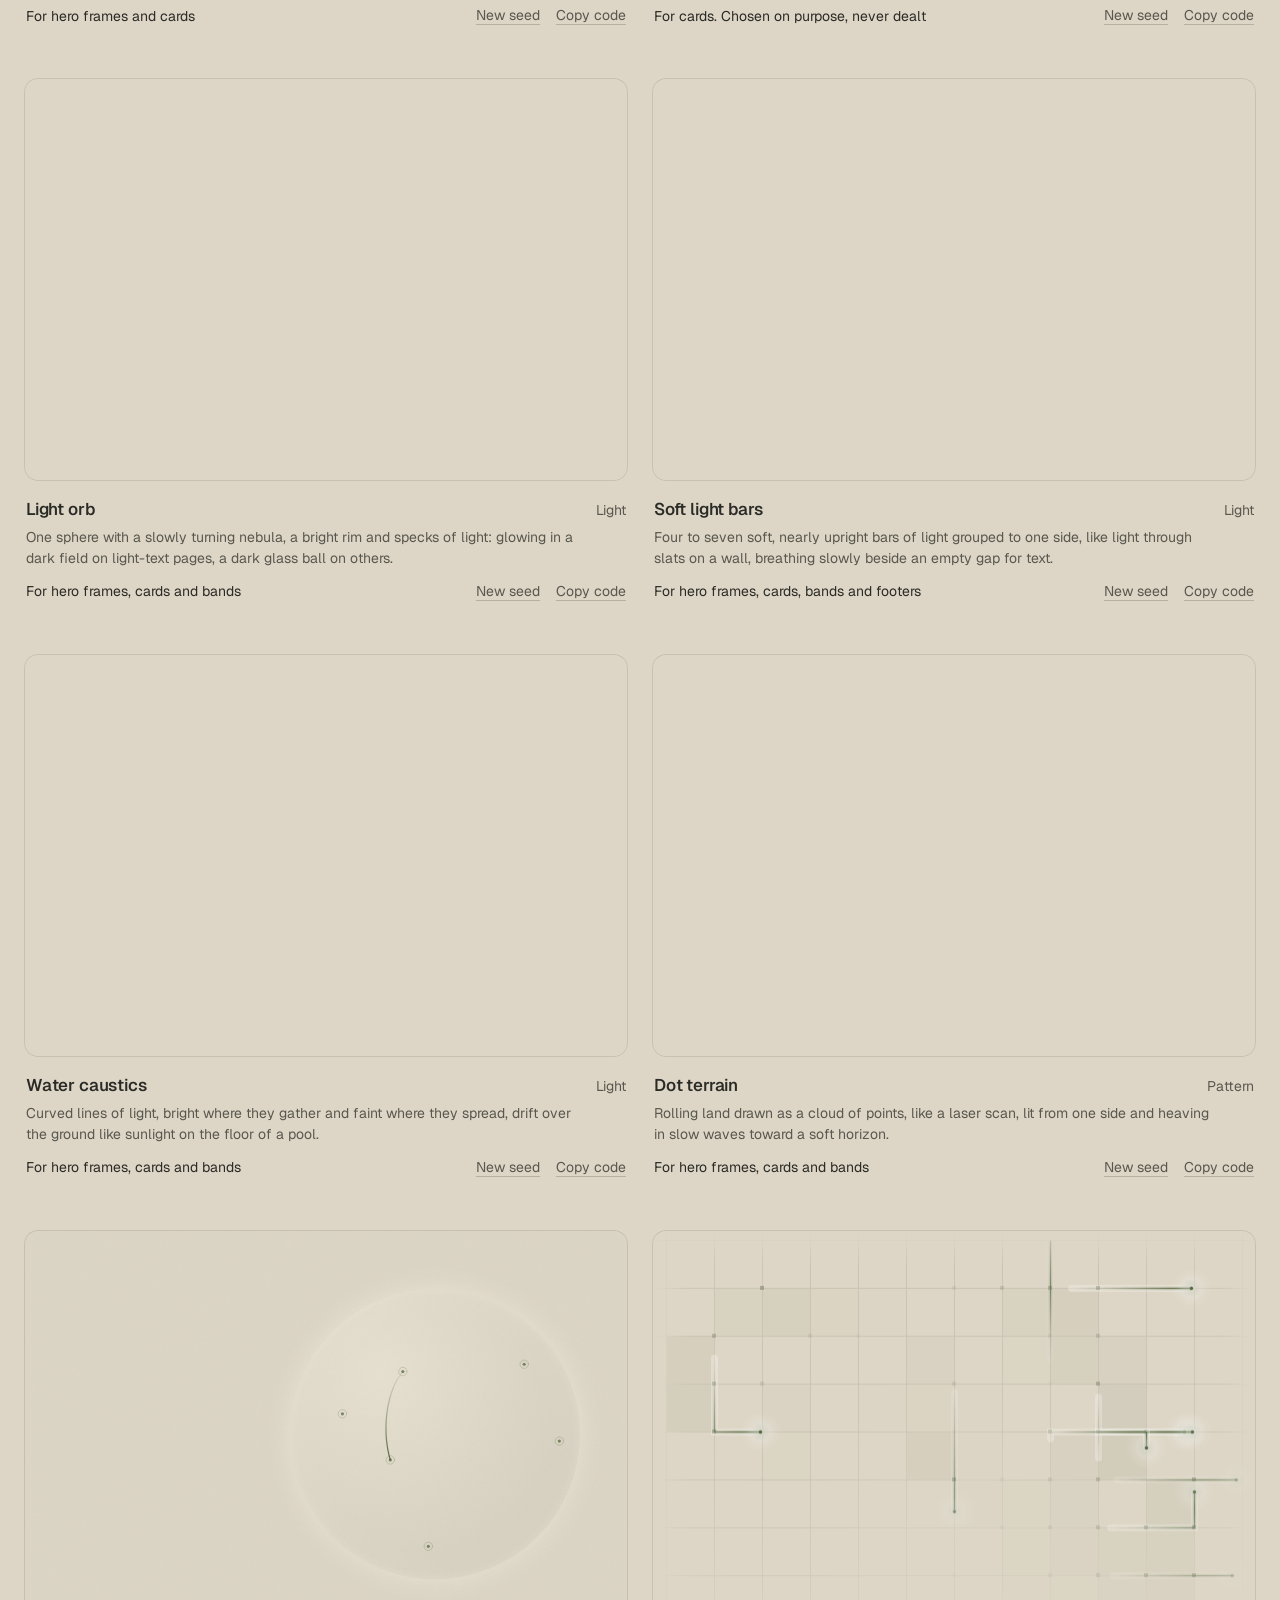
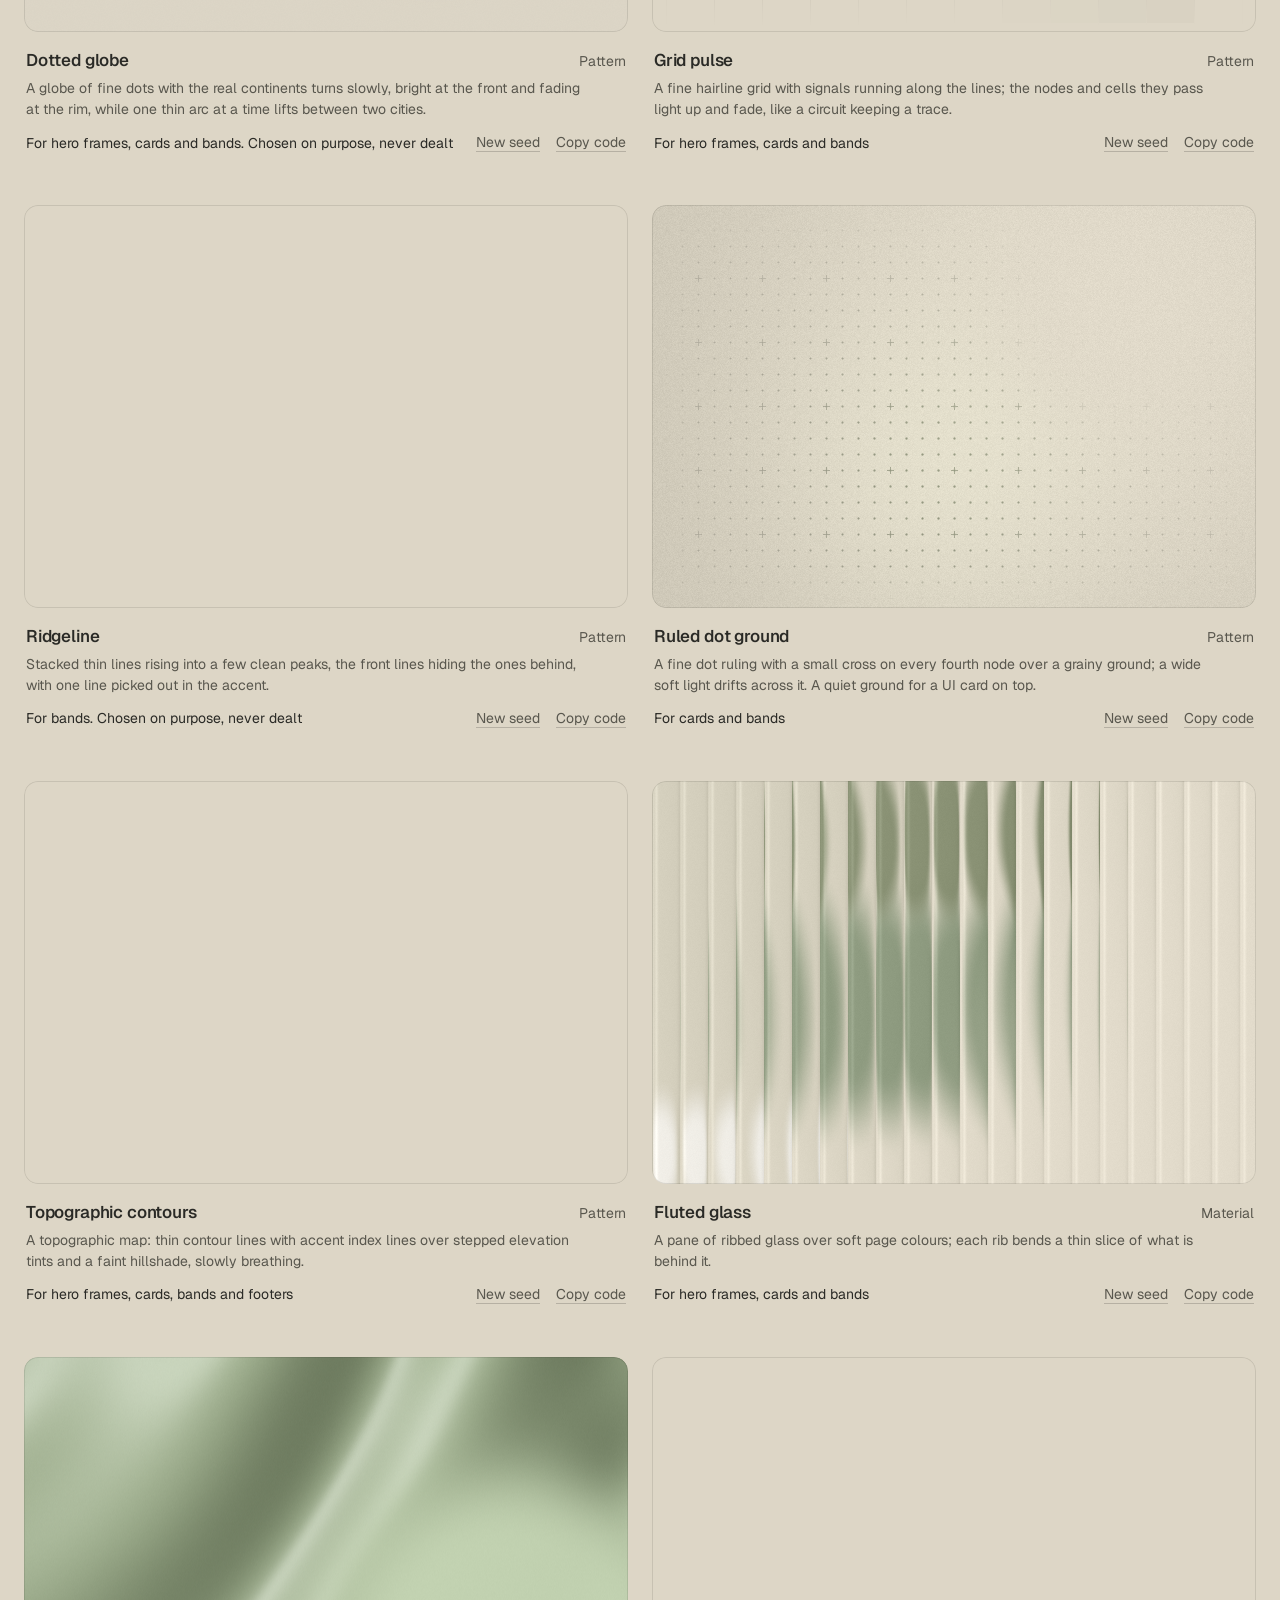
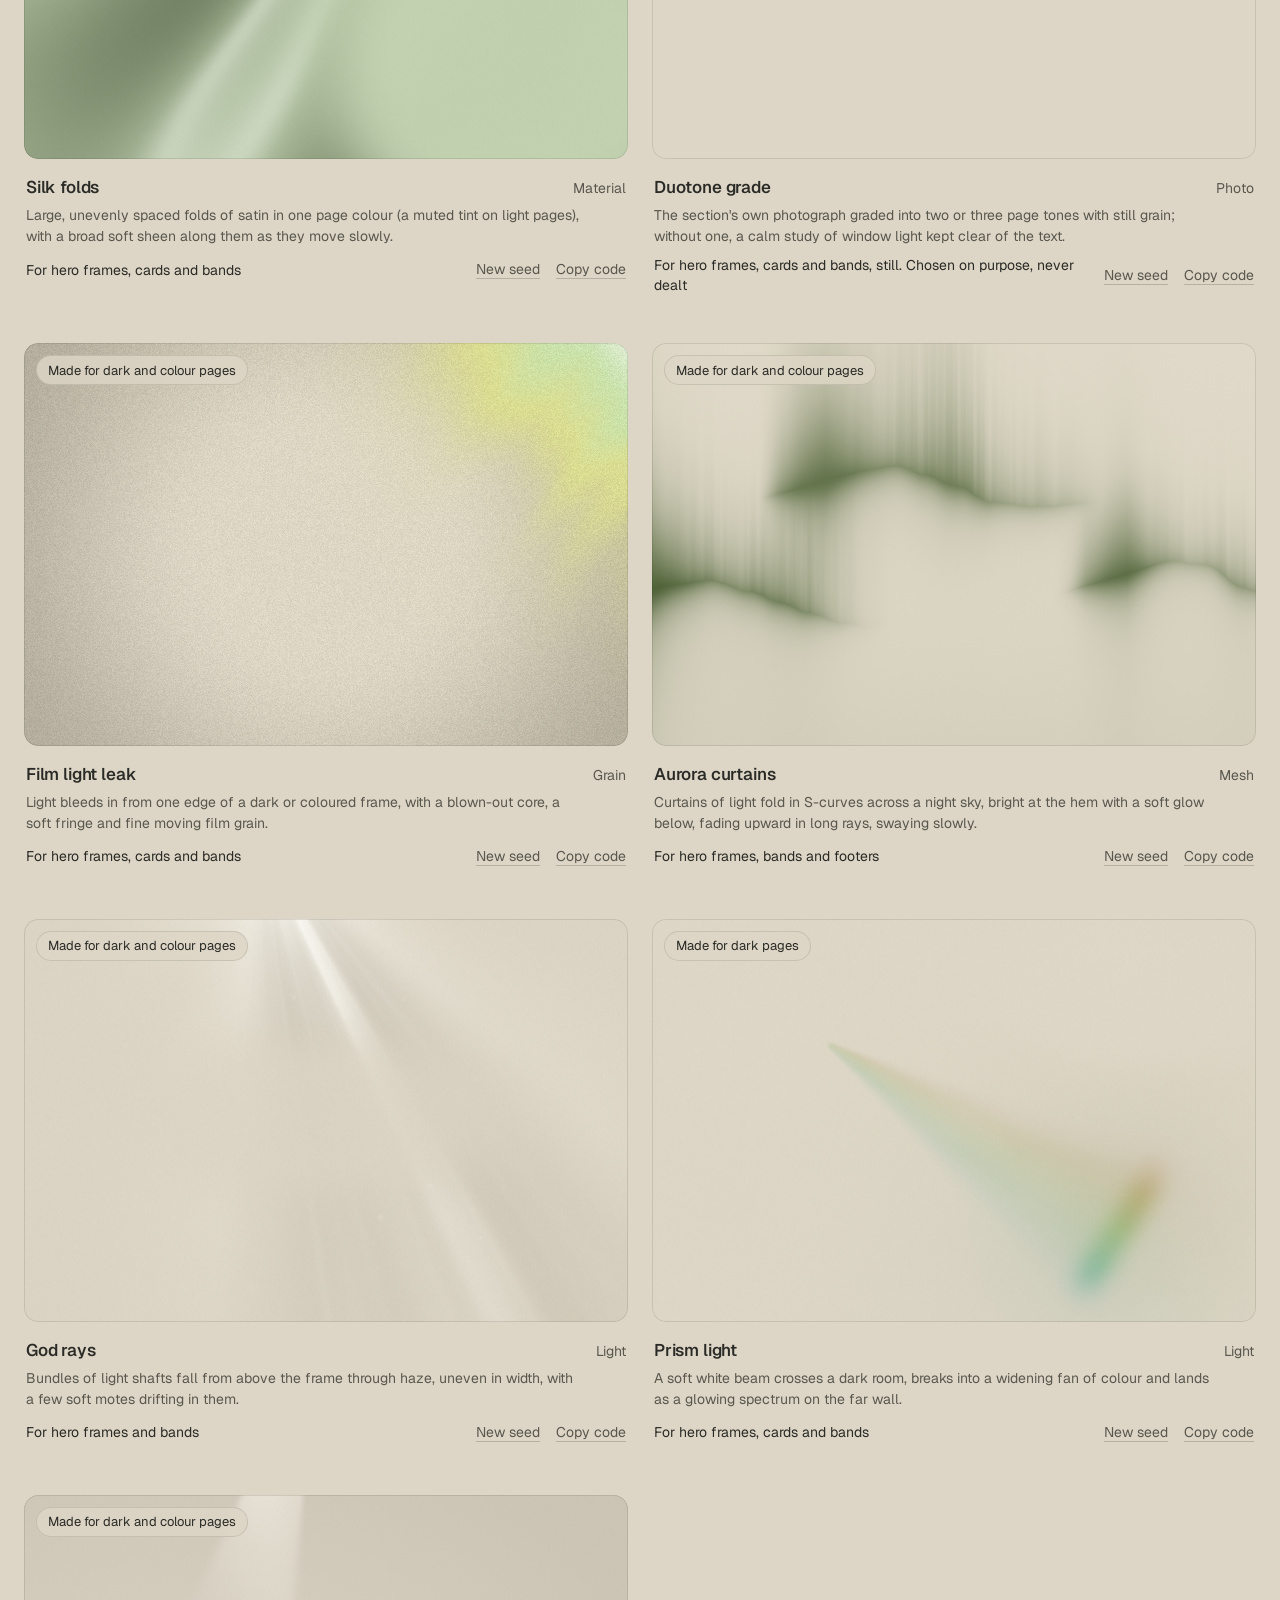
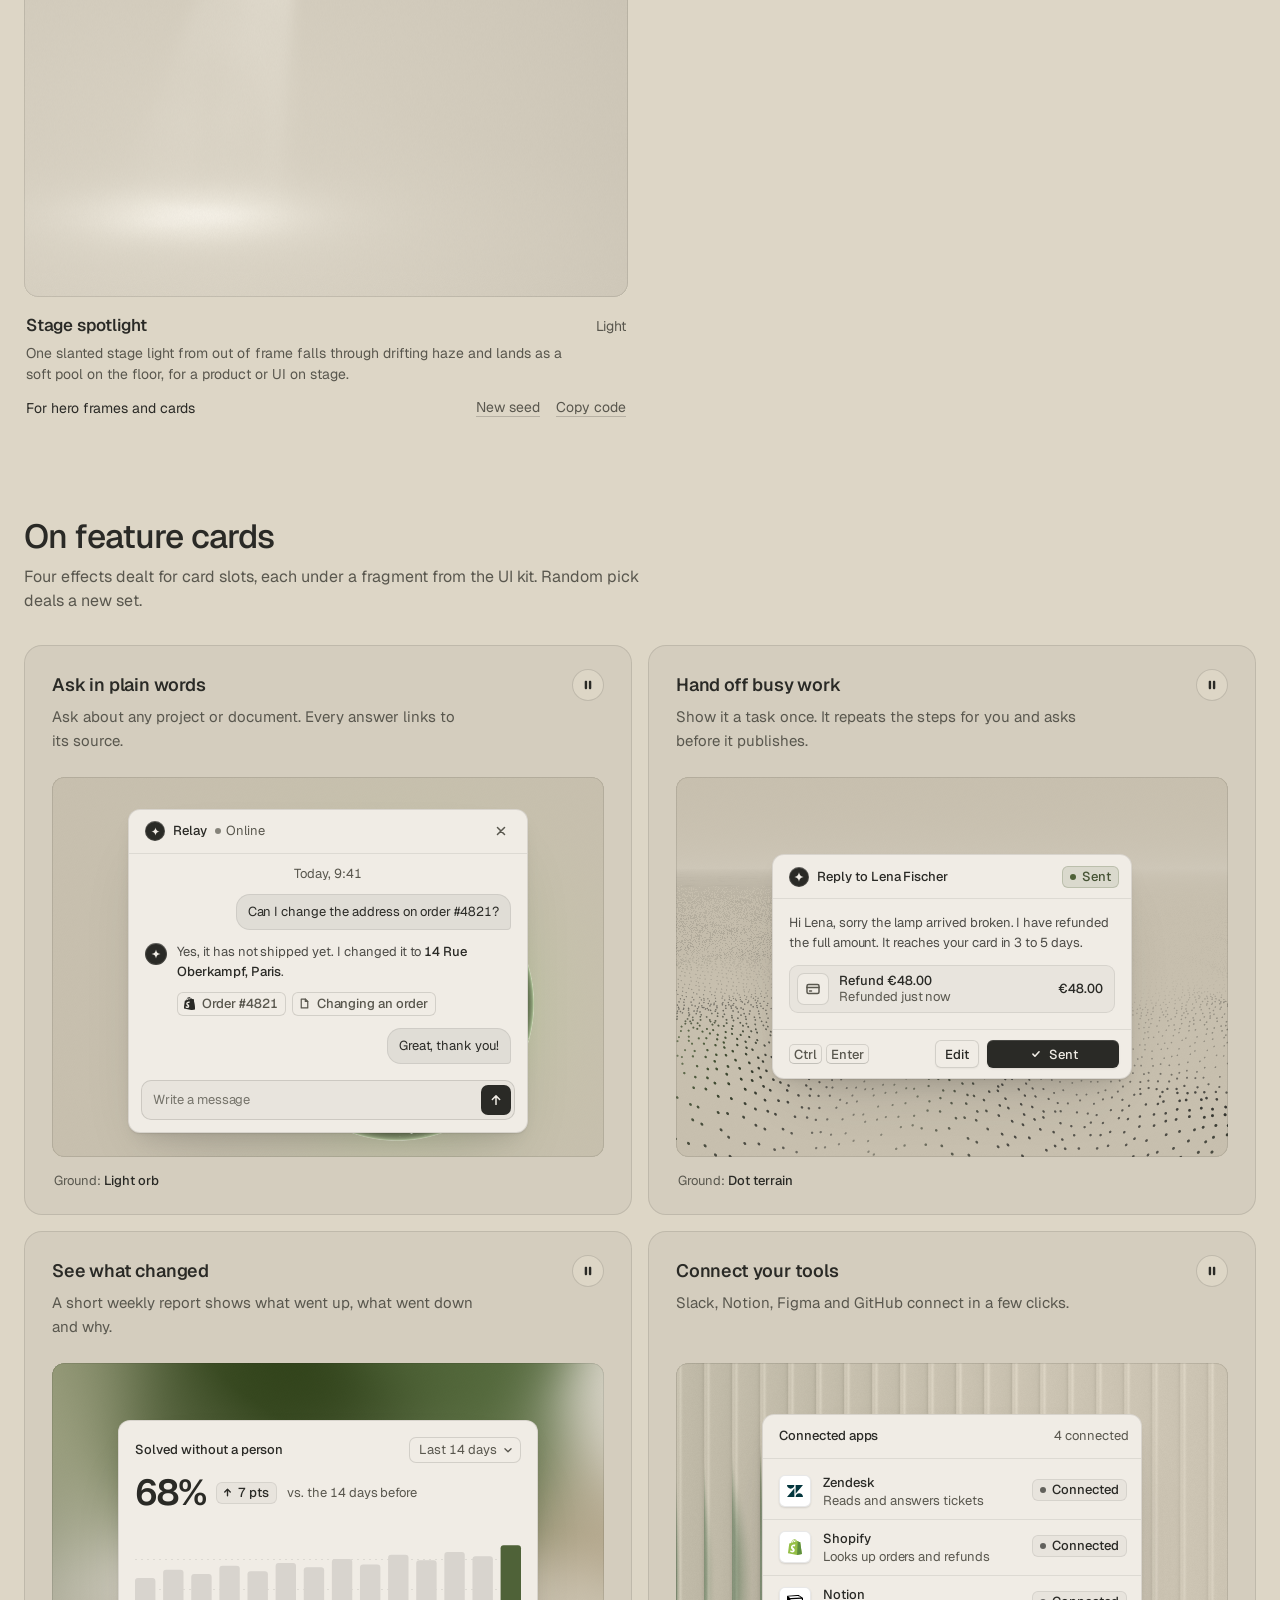
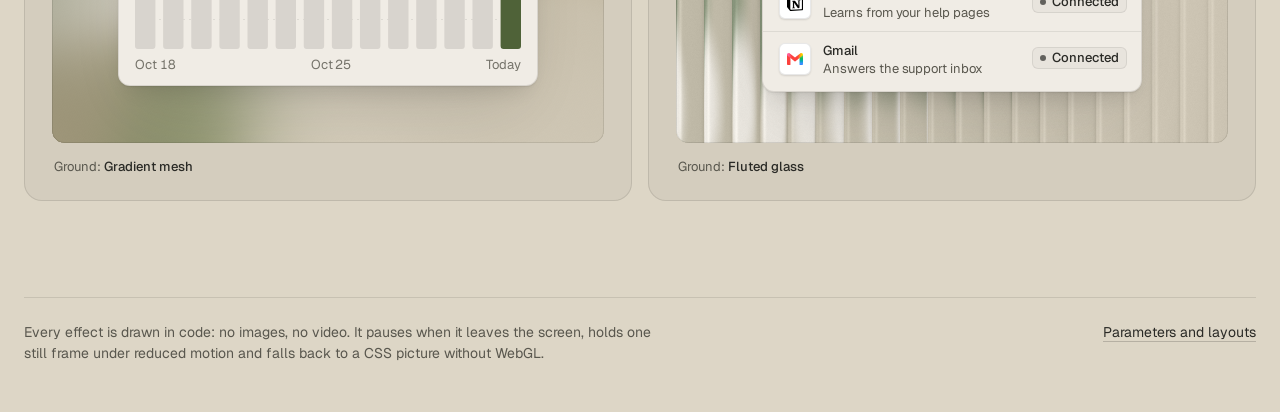
<file: public-v2/assets/effects/gallery.html>
<!doctype html>
<html lang="en">
<head>
<script>window.__tpGlMax = 16;   /* a gallery shows many live effects at once; a page of a site keeps the default 4 (fx.js) */</script>
<meta charset="utf-8">
<meta name="viewport" content="width=device-width, initial-scale=1">
<title>Effects library</title>
<meta name="description" content="Effects drawn in code for hero frames, feature cards and bands, in the page palette.">
<link rel="icon" href="data:,">
<link rel="preconnect" href="https://fonts.googleapis.com">
<link rel="preconnect" href="https://fonts.gstatic.com" crossorigin>
<link href="https://fonts.googleapis.com/css2?family=Geist:wght@100..900&family=Geist+Mono:wght@100..900&display=swap" rel="stylesheet">
<style>
  /* the page palette; the script sets these from the palette switcher */
  :root {
    --bg: #ddd6c6; --surface: #d2cab8; --ink: #2a2a26; --muted: #59574e; --accent: #4f6238; --accent-ink: #ffffff;
    --card: #d2cab8; --panel: #cbc3b1; --win: #eeebe3; --win-surface: #e4e0d6;
    color-scheme: light;
  }
  @media (prefers-color-scheme: dark) {
    :root:not([data-theme="light"]) {
      --bg: #0a0d14; --surface: #131824; --ink: #e9edf3; --muted: #8891a1; --accent: #5ab9fc; --accent-ink: #0a0d14;
      --card: #131824; --panel: #0a0d14; --win: #1d2230; --win-surface: #262c3b;
      color-scheme: dark;
    }
  }
  :root[data-theme="dark"] {
    --bg: #0a0d14; --surface: #131824; --ink: #e9edf3; --muted: #8891a1; --accent: #5ab9fc; --accent-ink: #0a0d14;
    --card: #131824; --panel: #0a0d14; --win: #1d2230; --win-surface: #262c3b;
    color-scheme: dark;
  }
  :root {
    --line: color-mix(in oklab, var(--ink) 12%, transparent);
    --line-2: color-mix(in oklab, var(--ink) 22%, transparent);
    --chip: color-mix(in oklab, var(--ink) 6%, var(--bg));
    --font: "Geist", ui-sans-serif, system-ui, -apple-system, "Segoe UI", Roboto, "Helvetica Neue", Arial, sans-serif;
    --mono: "Geist Mono", ui-monospace, "SFMono-Regular", Consolas, monospace;
    --wrap: 1320px;
    --gut: 24px;
  }
  * { box-sizing: border-box; }
  html { -webkit-text-size-adjust: 100%; scroll-behavior: smooth; }
  @media (prefers-reduced-motion: reduce) { html { scroll-behavior: auto; } }
  body {
    margin: 0; background: var(--bg); color: var(--ink);
    font: 15px/1.5 var(--font); -webkit-font-smoothing: antialiased; font-feature-settings: "ss01" 0;
    overflow-x: hidden;
  }
  button, select { font: inherit; color: inherit; }
  :focus-visible { outline: 2px solid var(--accent); outline-offset: 2px; }
  .wrap { max-width: calc(var(--wrap) + 2 * var(--gut)); margin: 0 auto; padding: 0 var(--gut); }

  /* top bar */
  .top { position: sticky; top: 0; z-index: 50; background: color-mix(in oklab, var(--bg) 86%, transparent);
    backdrop-filter: blur(16px) saturate(1.2); -webkit-backdrop-filter: blur(16px) saturate(1.2); border-bottom: 1px solid var(--line); }
  .top-in { display: flex; align-items: center; gap: 12px 8px; padding-top: 12px; padding-bottom: 12px; }
  .top-in .controls { margin-left: auto; }
  .brand { display: flex; align-items: baseline; gap: 12px; min-width: 0; }
  .brand b { font-size: 15px; font-weight: 600; letter-spacing: -0.01em; white-space: nowrap; }
  .brand span { color: var(--muted); font-size: 14px; white-space: nowrap; }
  .controls { display: flex; align-items: center; gap: 8px; flex-wrap: wrap; }
  .seg { display: inline-flex; padding: 3px; border-radius: 10px; background: var(--chip); box-shadow: inset 0 0 0 1px var(--line); }
  .seg button { height: 30px; border: 0; background: transparent; padding: 0 12px; border-radius: 7px; cursor: pointer; color: var(--muted); font-size: 14px; }
  .seg button[aria-pressed="true"] { background: var(--bg); color: var(--ink); box-shadow: 0 0 0 1px var(--line), 0 1px 2px rgb(0 0 0 / 0.08); }
  .btn, .select {
    height: 36px; padding: 0 14px; border-radius: 10px; border: 0; background: var(--bg); color: var(--ink);
    box-shadow: inset 0 0 0 1px var(--line-2); cursor: pointer; display: inline-flex; align-items: center; gap: 8px;
    font-size: 14px; font-weight: 500; white-space: nowrap;
  }
  .btn:hover, .select:hover { box-shadow: inset 0 0 0 1px color-mix(in oklab, var(--ink) 38%, transparent); }
  .btn--primary { background: var(--accent); color: var(--accent-ink); box-shadow: none; }
  .btn--primary:hover { box-shadow: none; background: color-mix(in oklab, var(--accent) 88%, var(--ink)); }
  .btn svg { width: 16px; height: 16px; flex: none; }
  .select { max-width: 220px; padding-right: 10px; }

  /* hero: a dealt hero effect with text in its calm area */
  .hero { position: relative; margin-top: 24px; height: clamp(480px, 68vh, 660px); border-radius: 20px; overflow: hidden;
    display: flex; flex-direction: column; justify-content: flex-end; }
  .hero::after, .stage::after, .panel::after { content: ""; position: absolute; inset: 0; border-radius: inherit; box-shadow: inset 0 0 0 1px var(--line); pointer-events: none; z-index: 2; }
  .hero-copy { position: relative; z-index: 1; padding: 56px; max-width: 760px; }
  .hero h1 { max-width: 9.5em; margin: 0 0 18px; font-size: clamp(38px, 3.4vw + 10px, 62px); line-height: 1.02; letter-spacing: -0.035em; font-weight: 520; text-wrap: balance; }
  .hero p { margin: 0; max-width: 44ch; font-size: 18px; line-height: 28px; color: var(--muted); text-wrap: pretty; }
  .hero-tag { position: absolute; right: 20px; bottom: 20px; z-index: 3; }
  .tag { display: inline-flex; align-items: center; gap: 8px; height: 30px; padding: 0 12px; border-radius: 999px; font-size: 13px;
    background: color-mix(in oklab, var(--bg) 82%, transparent); color: var(--ink); box-shadow: inset 0 0 0 1px var(--line);
    backdrop-filter: blur(10px); -webkit-backdrop-filter: blur(10px); white-space: nowrap; }
  .tag span { color: var(--muted); }

  /* sections */
  section { padding-top: 96px; }
  .sec-head { display: flex; align-items: flex-end; justify-content: space-between; gap: 24px 48px; flex-wrap: wrap; margin-bottom: 32px; }
  .sec-head h2 { margin: 0 0 10px; font-size: clamp(28px, 1.2vw + 18px, 36px); line-height: 1.1; letter-spacing: -0.025em; font-weight: 520; }
  .sec-head p { margin: 0; color: var(--muted); max-width: 56ch; font-size: 16px; line-height: 24px; text-wrap: pretty; }
  .filters { display: flex; flex-wrap: wrap; gap: 6px; }
  .filters button { height: 32px; padding: 0 12px; border-radius: 999px; border: 0; cursor: pointer; font-size: 14px; color: var(--muted);
    background: transparent; box-shadow: inset 0 0 0 1px var(--line); }
  .filters button b { font-weight: 500; }
  .filters button span { margin-left: 6px; font-variant-numeric: tabular-nums; opacity: 0.75; }
  .filters button[aria-pressed="true"] { background: var(--ink); color: var(--bg); box-shadow: none; }

  /* the grid of every effect: one size of tile, labels under the picture */
  .grid { display: grid; grid-template-columns: repeat(2, minmax(0, 1fr)); gap: 48px 24px; }
  .tile { min-width: 0; display: flex; flex-direction: column; }
  .tile[hidden] { display: none; }
  .stage { position: relative; aspect-ratio: 3 / 2; border-radius: 14px; overflow: hidden; background: var(--bg); }
  .badge { position: absolute; top: 12px; left: 12px; z-index: 3; }
  .info { padding: 16px 2px 0; display: grid; gap: 6px; }
  .info-top { display: flex; align-items: baseline; justify-content: space-between; gap: 16px; }
  .info h3 { margin: 0; font-size: 17px; line-height: 24px; font-weight: 560; letter-spacing: -0.01em; }
  .fam { flex: none; font-size: 14px; color: var(--muted); }
  .look { margin: 0; color: var(--muted); font-size: 14px; line-height: 21px; max-width: 62ch; min-height: 42px;
    display: -webkit-box; -webkit-line-clamp: 2; -webkit-box-orient: vertical; overflow: hidden; }
  .info-foot { display: flex; align-items: center; justify-content: space-between; gap: 16px; margin-top: 2px; }
  .for { margin: 0; font-size: 14px; line-height: 20px; }
  .links { flex: none; display: flex; gap: 16px; }
  .links button { border: 0; background: none; padding: 4px 0; cursor: pointer; font-size: 14px; color: var(--muted);
    text-decoration: underline; text-decoration-color: var(--line-2); text-underline-offset: 4px; }
  .links button:hover { color: var(--ink); text-decoration-color: currentColor; }

  /* feature cards: an effect ground in the inset panel and a UI fragment on top */
  .cards { display: grid; grid-template-columns: repeat(2, minmax(0, 1fr)); gap: 16px; }
  .card { background: var(--card); border-radius: 18px; padding: 28px 28px 24px; box-shadow: inset 0 0 0 1px var(--line); display: flex; flex-direction: column; min-width: 0; }
  .card h3 { margin: 0 0 8px; font-size: 18px; line-height: 24px; font-weight: 560; letter-spacing: -0.01em; }
  .card > p:not(.ground) { margin: 0; color: var(--muted); font-size: 15px; line-height: 24px; max-width: 44ch; min-height: 48px; text-wrap: pretty; }
  .panel { position: relative; margin-top: 24px; height: 380px; border-radius: 12px; overflow: hidden; display: grid; place-items: center; padding: 32px; }
  .panel--bleed { place-items: end center; padding-bottom: 0; }
  .panel--bleed > .slot { margin-bottom: -48px; }
  .slot { position: relative; z-index: 1; max-width: 100%;
    --ui-font: var(--font); --ui-mono: var(--mono); --ui-radius: 12px;
    --fx-bg: var(--win); --fx-surface: var(--win-surface); --fx-ink: var(--ink); --fx-muted: var(--muted);
    --fx-accent: var(--accent); --fx-accent-ink: var(--accent-ink); }
  .ground { margin: 14px 2px 0; font-size: 13px; line-height: 20px; color: var(--muted); }
  .ground b { font-weight: 500; color: var(--ink); }

  .foot { padding-top: 96px; padding-bottom: 48px; }
  .foot-in > div { border-top: 1px solid var(--line); padding-top: 24px; display: flex; justify-content: space-between; gap: 16px 48px; flex-wrap: wrap; color: var(--muted); font-size: 14px; }
  .foot-in p { margin: 0; max-width: 72ch; }
  .foot a { color: var(--ink); text-underline-offset: 4px; text-decoration-color: var(--line-2); }
  .empty { padding: 64px 0; color: var(--muted); }

  .toast { position: fixed; left: 50%; bottom: 24px; z-index: 60; transform: translate(-50%, 16px); opacity: 0; pointer-events: none;
    max-width: calc(100vw - 32px); padding: 10px 16px; border-radius: 12px; background: var(--ink); color: var(--bg); font-size: 14px;
    transition: opacity .2s ease, transform .2s ease; }
  .toast.on { opacity: 1; transform: translate(-50%, 0); }

  @media (max-width: 1080px) {
    .hero-copy { padding: 40px; }
  }
  @media (max-width: 860px) {
    .grid, .cards { grid-template-columns: minmax(0, 1fr); }
    .grid { gap: 40px; }
  }
  @media (max-width: 720px) {
    :root { --gut: 16px; }
    .top { position: static; }
    .brand span, .select { display: none; }
    .top-in { display: grid; grid-template-columns: 1fr auto; grid-template-areas: "brand deal" "controls controls"; }
    .brand { grid-area: brand; }
    #deal { grid-area: deal; }
    .top-in .controls { grid-area: controls; margin-left: 0; flex-wrap: nowrap; }
    .seg { flex: 1; }
    .seg button { flex: 1; }
    .hero { margin-top: 16px; height: 560px; border-radius: 16px; }
    .hero-copy { padding: 28px 24px 72px; }
    .hero p { font-size: 16px; line-height: 24px; }
    .hero-tag { left: 24px; right: auto; bottom: 20px; }
    section { padding-top: 72px; }
    .card { padding: 20px; }
    .panel { height: 340px; padding: 20px 16px; }
    .info-foot { flex-wrap: wrap; }
  }
</style>
</head>
<body>
<header class="top">
  <div class="wrap top-in">
    <div class="brand"><b>Effects library</b><span id="count"></span></div>
    <div class="controls">
      <div class="seg" role="group" aria-label="Palette kind">
        <button type="button" data-kind="light">Light</button>
        <button type="button" data-kind="dark">Dark</button>
        <button type="button" data-kind="colour">Colour</button>
      </div>
      <select class="select" id="pal" aria-label="Palette"></select>
      <button type="button" class="btn" id="pause" aria-pressed="false">Pause</button>
    </div>
    <button type="button" class="btn btn--primary" id="deal">
        <svg viewBox="0 0 16 16" aria-hidden="true"><path d="M2.5 4.5h2.2c1.2 0 2 .6 2.7 1.6l1.2 1.8c.7 1 1.5 1.6 2.7 1.6h2.2M11.6 2.5l2 2-2 2M2.5 11.5h2.2c.9 0 1.6-.3 2.2-.9M11.6 9.5l2 2-2 2M9.3 5.4c.6-.6 1.3-.9 2.1-.9" fill="none" stroke="currentColor" stroke-width="1.5" stroke-linecap="round" stroke-linejoin="round"/></svg>
        Random pick
    </button>
  </div>
</header>

<main>
  <div class="wrap">
    <div class="hero" id="hero">
      <div class="hero-copy">
        <h1>Effects for hero frames and feature cards</h1>
        <p id="lede">Grain, dither, mesh, light, liquid, pattern and material grounds, drawn in code. Every colour comes from the page palette, and each page is dealt its own at random.</p>
      </div>
      <div class="hero-tag"><span class="tag" id="hero-tag"><span>Hero</span> <b></b></span></div>
    </div>
  </div>

  <section id="all">
    <div class="wrap">
      <div class="sec-head">
        <div>
          <h2>All effects</h2>
          <p>Each one live, in the palette above. A tile names the effect, its family and the slots it is made for.</p>
        </div>
        <div class="filters" id="filters" role="group" aria-label="Family"></div>
      </div>
      <div class="grid" id="grid"></div>
    </div>
  </section>

  <section id="cards">
    <div class="wrap">
      <div class="sec-head">
        <div>
          <h2>On feature cards</h2>
          <p>Four effects dealt for card slots, each under a fragment from the UI kit. Random pick deals a new set.</p>
        </div>
      </div>
      <div class="cards">
        <article class="card">
          <h3>Ask in plain words</h3>
          <p>Ask about any project or document. Every answer links to its source.</p>
          <div class="panel" data-card="0"><div class="slot" data-ui-load="chat"></div></div>
          <p class="ground">Ground: <b></b></p>
        </article>
        <article class="card">
          <h3>Hand off busy work</h3>
          <p>Show it a task once. It repeats the steps for you and asks before it publishes.</p>
          <div class="panel" data-card="1"><div class="slot" data-ui-load="cursor"></div></div>
          <p class="ground">Ground: <b></b></p>
        </article>
        <article class="card">
          <h3>See what changed</h3>
          <p>A short weekly report shows what went up, what went down and why.</p>
          <div class="panel" data-card="2"><div class="slot" data-ui-load="stat"></div></div>
          <p class="ground">Ground: <b></b></p>
        </article>
        <article class="card">
          <h3>Connect your tools</h3>
          <p>Slack, Notion, Figma and GitHub connect in a few clicks.</p>
          <div class="panel" data-card="3"><div class="slot" data-ui-load="integrations"></div></div>
          <p class="ground">Ground: <b></b></p>
        </article>
      </div>
    </div>
  </section>

  <footer class="foot">
    <div class="wrap foot-in"><div>
      <p>Every effect is drawn in code: no images, no video. It pauses when it leaves the screen, holds one still frame under reduced motion and falls back to a CSS picture without WebGL.</p>
      <p><a id="lab" href="lab.html">Parameters and layouts</a></p>
    </div></div>
  </footer>
</main>
<div class="toast" id="toast" role="status" aria-live="polite"></div>

<script id="paths" type="application/json">{"fx": "./", "ui": "../ui/"}</script>
<script id="palettes" type="application/json">[{"id":"white-link-blue","name":"Sheet and biro","bg":"#ffffff","surface":"#f4f4f4","ink":"#111111","muted":"#6b6b6b","accent":"#1a4be0","accentInk":"#ffffff"},{"id":"cool-white-slate","name":"Frost and slate","bg":"#f7f9fa","surface":"#ecf0f2","ink":"#1f3038","muted":"#5d6b72","accent":"#0d7480","accentInk":"#ffffff"},{"id":"rose-grey-green","name":"Rose grey, green","bg":"#ebe5e3","surface":"#e1dad7","ink":"#2b2622","muted":"#6a615d","accent":"#0f7d45","accentInk":"#ffffff"},{"id":"paper-grey-brass","name":"Newsprint and brass","bg":"#e8e8e3","surface":"#dcdcd6","ink":"#181715","muted":"#63625c","accent":"#bfb21a","accentInk":"#181715"},{"id":"stone-blueprint","name":"Stone and blueprint","bg":"#dfdedb","surface":"#d3d2ce","ink":"#26251e","muted":"#5f5d55","accent":"#2456d6","accentInk":"#ffffff"},{"id":"white-navy-tab","name":"Navy on white","bg":"#ffffff","surface":"#f4f4f2","ink":"#1f2b4d","muted":"#6a7186","accent":"#f7941d","accentInk":"#1f2b4d"},{"id":"three-stones","name":"Three stones","bg":"#eeecea","surface":"#e4e1dd","ink":"#333231","muted":"#6b6763","accent":"#5c6b54","accentInk":"#ffffff"},{"id":"putty-black-teal","name":"Putty and black","bg":"#dedad3","surface":"#d3cec6","ink":"#0a0a0a","muted":"#5c5852","accent":"#256f82","accentInk":"#ffffff"},{"id":"moss-sand","name":"Sand and moss","bg":"#ddd6c6","surface":"#d2cab8","ink":"#2a2a26","muted":"#59574e","accent":"#4f6238","accentInk":"#ffffff"},{"id":"green-mat-chocolate","name":"Bone, green, chocolate","bg":"#e5e1d8","surface":"#dad5ca","ink":"#2a1d17","muted":"#6b5b51","accent":"#456f3a","accentInk":"#ffffff"},{"id":"lunar-grey-bronze","name":"Lunar and bronze","bg":"#111111","surface":"#1c1c1c","ink":"#f2f2f2","muted":"#8f8f8f","accent":"#a08672","accentInk":"#111111"},{"id":"blue-black-cornflower","name":"Night and sky blue","bg":"#0a0d14","surface":"#131824","ink":"#e9edf3","muted":"#8891a1","accent":"#5ab9fc","accentInk":"#0a0d14"},{"id":"green-black-bone","name":"Green-black and bone","bg":"#161c1a","surface":"#1f2725","ink":"#e3e2da","muted":"#8e948d","accent":"#9fc7b8","accentInk":"#161c1a"},{"id":"black-crimson","name":"Black and crimson","bg":"#0a0a0a","surface":"#151515","ink":"#efefef","muted":"#8c8c8c","accent":"#b11226","accentInk":"#ffffff"},{"id":"forest-pale-lime","name":"Forest and lime","bg":"#0f1f10","surface":"#162a17","ink":"#ffffff","muted":"#9aa39a","accent":"#c6f19d","accentInk":"#0f1f10"},{"id":"charcoal-room-sage","name":"Charcoal and sage","bg":"#1c1c1c","surface":"#262626","ink":"#f1f1ef","muted":"#9a9b96","accent":"#8fa68e","accentInk":"#1c1c1c"},{"id":"warm-black-gold","name":"Warm black, gold","bg":"#0c0a08","surface":"#181512","ink":"#ffffff","muted":"#8f8a84","accent":"#c9a45a","accentInk":"#0c0a08"},{"id":"graphite-safety-orange","name":"Graphite and orange","bg":"#18191b","surface":"#222427","ink":"#eff0f1","muted":"#9c9ea3","accent":"#ff4a1f","accentInk":"#18191b"},{"id":"soot-pale-lime","name":"Soot and lime","bg":"#0f0f0f","surface":"#1a1a1a","ink":"#ffffff","muted":"#8f8f8f","accent":"#dafa9c","accentInk":"#0f0f0f"},{"id":"plum-black-pink","name":"Plum-black and pink","bg":"#0d060b","surface":"#1b0e17","ink":"#ffffff","muted":"#9a8f97","accent":"#ff488b","accentInk":"#0d060b"},{"id":"white-signal-red","name":"Signal red, white","bg":"#ffffff","surface":"#f2f2f2","ink":"#0a0a0a","muted":"#6b6b6b","accent":"#d92b21","accentInk":"#ffffff"},{"id":"white-mint-tiles","name":"Greys and mint","bg":"#ffffff","surface":"#f3f3f3","ink":"#232323","muted":"#6e6e6e","accent":"#a1ffcb","accentInk":"#232323"},{"id":"cool-grey-cobalt","name":"Cool grey, cobalt","bg":"#eef0f3","surface":"#e2e5ea","ink":"#0b0c0e","muted":"#5d6470","accent":"#1f2de6","accentInk":"#ffffff"},{"id":"offwhite-bottle-yellow","name":"Bottle ink, yellow","bg":"#f7f7f7","surface":"#ebebeb","ink":"#0d2a1c","muted":"#5f6b64","accent":"#f6e016","accentInk":"#0d2a1c"},{"id":"teal-on-paper","name":"Teal on paper","bg":"#f7f9f8","surface":"#ebf0ee","ink":"#06525c","muted":"#2f737d","accent":"#06525c","accentInk":"#f7f9f8"},{"id":"navy-pink","name":"Navy and pink","bg":"#1a2039","surface":"#212846","ink":"#f9a3c0","muted":"#b9879c","accent":"#f9a3c0","accentInk":"#1a2039"},{"id":"blush-aubergine","name":"Blush and aubergine","bg":"#edccbe","surface":"#e8c2b2","ink":"#351a2b","muted":"#6c4857","accent":"#351a2b","accentInk":"#edccbe"},{"id":"cobalt-on-sand","name":"Cobalt on sand","bg":"#e6dbc7","surface":"#ddd0b9","ink":"#062b8a","muted":"#3a5aa8","accent":"#062b8a","accentInk":"#e6dbc7"},{"id":"oxblood-grey","name":"Oxblood and grey","bg":"#e2e2e2","surface":"#d6d6d6","ink":"#7d0c14","muted":"#7a4a4e","accent":"#7d0c14","accentInk":"#e2e2e2"},{"id":"olive-on-bone","name":"Olive on bone","bg":"#ecebe7","surface":"#e1dfd9","ink":"#38450f","muted":"#5d683a","accent":"#38450f","accentInk":"#ecebe7"},{"id":"burgundy-bubblegum","name":"Burgundy and bubblegum","bg":"#3d0012","surface":"#4d0519","ink":"#ff99d3","muted":"#c77aa0","accent":"#ff99d3","accentInk":"#3d0012"},{"id":"bottle-green-gold","name":"Bottle green, gold","bg":"#133621","surface":"#1a4429","ink":"#f4d96c","muted":"#b3a55e","accent":"#f4d96c","accentInk":"#133621"},{"id":"cobalt-field","name":"Cobalt field","bg":"#0034eb","surface":"#002fd6","ink":"#ffffff","muted":"#dfe4f2","accent":"#e9e34a","accentInk":"#111111"},{"id":"mustard-field","name":"Mustard and black","bg":"#e1ac10","surface":"#cd9d0f","ink":"#0b0b0b","muted":"#4d3d0a","accent":"#24338f","accentInk":"#ffffff"},{"id":"carmine-field","name":"Carmine field","bg":"#9c1220","surface":"#8a101c","ink":"#ffffff","muted":"#f0b9bd","accent":"#ffd9dc","accentInk":"#9c1220"},{"id":"pink-field-lime","name":"Bubblegum and lime","bg":"#ff87ab","surface":"#ff739d","ink":"#0a0a0a","muted":"#6b1f3a","accent":"#def915","accentInk":"#0a0a0a"},{"id":"sky-field-navy","name":"Sky and navy","bg":"#6bb4ee","surface":"#7dbdf0","ink":"#0e1822","muted":"#1b3d5c","accent":"#ff5a1f","accentInk":"#0e1822"},{"id":"orange-field-black","name":"Orange and black","bg":"#ff7a1f","surface":"#ff8633","ink":"#050f16","muted":"#5a2306","accent":"#050f16","accentInk":"#ff7a1f"},{"id":"tobacco-olive","name":"Tobacco and olive","bg":"#472913","surface":"#55321a","ink":"#e4e0cf","muted":"#b39f84","accent":"#525e1b","accentInk":"#e4e0cf"},{"id":"poster-chapters","name":"Poster chapters","bg":"#e6e0d2","surface":"#dcd5c5","ink":"#1a1a1a","muted":"#5f5b52","accent":"#18bc42","accentInk":"#1a1a1a"},{"id":"blue-red-black","name":"Blue, red, black","bg":"#ffffff","surface":"#f3f3f3","ink":"#0a0a0a","muted":"#6b6b6b","accent":"#1f30e0","accentInk":"#ffffff"},{"id":"charcoal-primaries","name":"Charcoal and primaries","bg":"#191919","surface":"#242424","ink":"#ffffff","muted":"#9a9a9a","accent":"#0c7866","accentInk":"#ffffff"},{"id":"ultramarine-yellow","name":"Ultramarine and yellow","bg":"#1423b8","surface":"#1220a6","ink":"#ffffff","muted":"#e4e2d6","accent":"#1fc27a","accentInk":"#0a0a0a"},{"id":"candy-chapters","name":"Candy chapters","bg":"#ffd249","surface":"#f5c63c","ink":"#0a0a0a","muted":"#5e4a0a","accent":"#f53fd6","accentInk":"#0a0a0a"},{"id":"orange-sky-lime","name":"Orange, sky, lime","bg":"#ff8126","surface":"#ff8d3a","ink":"#111111","muted":"#5c2a05","accent":"#de194b","accentInk":"#ffffff"},{"id":"post-red-mustard","name":"Post red, mustard","bg":"#e2dccf","surface":"#d7d0c1","ink":"#2a1110","muted":"#6b524c","accent":"#4a6f84","accentInk":"#ffffff"},{"id":"mint-orange-grey","name":"Grey, mint, orange","bg":"#ffffff","surface":"#f5f5f5","ink":"#000000","muted":"#666666","accent":"#a7ff9c","accentInk":"#000000"},{"id":"report-blocks","name":"Report blocks","bg":"#ffffff","surface":"#f6f6f6","ink":"#000000","muted":"#5f5f5f","accent":"#fe7141","accentInk":"#000000"},{"id":"card-pastels","name":"Card pastels","bg":"#f7f7f5","surface":"#ebebe8","ink":"#000000","muted":"#666662","accent":"#d0106f","accentInk":"#ffffff"},{"id":"mint-pink-accounts","name":"Mint and pink","bg":"#f8f8f8","surface":"#eeeeee","ink":"#0a0a0a","muted":"#6a6a6a","accent":"#1f6b3a","accentInk":"#ffffff"},{"id":"swap-pastels","name":"Swapping pastels","bg":"#c3d7e5","surface":"#d0e0eb","ink":"#141414","muted":"#4a5068","accent":"#0f5257","accentInk":"#ffffff"},{"id":"blush-sage-slate","name":"Blush, sage, slate","bg":"#a6b3bc","surface":"#b2bdc5","ink":"#1c1c1c","muted":"#38424a","accent":"#2c3620","accentInk":"#e3e2da"},{"id":"candy-on-black","name":"Candy on black","bg":"#000000","surface":"#0d0d0d","ink":"#ffffff","muted":"#999999","accent":"#93f1f7","accentInk":"#000000"},{"id":"sky-sand","name":"Sky and sand","bg":"#cbe4f2","surface":"#bcdcee","ink":"#0a0a0a","muted":"#44606e","accent":"#b0298f","accentInk":"#ffffff"},{"id":"studio-grey","name":"Studio grey","bg":"#a8a8aa","surface":"#b4b4b6","ink":"#0e0e0e","muted":"#3a3a3c","accent":"#1f5c49","accentInk":"#ffffff"},{"id":"walnut-tan","name":"Walnut and tan","bg":"#2b2216","surface":"#382d1e","ink":"#e4e2da","muted":"#a39a8b","accent":"#bda38b","accentInk":"#2b2216"}]</script>
<script id="presets" type="application/json">{"light":"moss-sand","dark":"blue-black-cornflower","colour":"cobalt-field"}</script>
<script type="module">
  const $ = s => document.querySelector(s);
  const PATHS = JSON.parse($('#paths').textContent);
  const PALETTES = JSON.parse($('#palettes').textContent);
  const PRESETS = JSON.parse($('#presets').textContent);
  const byId = Object.fromEntries(PALETTES.map(p => [p.id, p]));
  const q = new URLSearchParams(location.search);

  const [{ default: fx }, { pick }] = await Promise.all([import(PATHS.fx + 'fx.js'), import(PATHS.fx + 'pick.js')]);
  const ui = await import(PATHS.ui + 'ui.js').then(m => m.default).catch(() => null);

  $('#lab').href = PATHS.fx + 'lab.html';
  if (q.has('fallback')) fx.config.forceFallback = true;
  if (q.has('webgl1')) fx.config.forceWebGL1 = true;
  if (q.has('time')) fx.setClock(+q.get('time'));

  const FAMILIES = { grain: 'Grain', dither: 'Dither', mesh: 'Mesh', light: 'Light', liquid: 'Liquid', pattern: 'Pattern', material: 'Material', photo: 'Photo' };
  const ORDER = Object.keys(FAMILIES);
  const SLOT_WORDS = { hero: 'hero frames', card: 'cards', band: 'bands', footer: 'footers' };
  const SLOT_ORDER = ['hero', 'card', 'band', 'footer'];
  const KIND_WORDS = { light: 'light', dark: 'dark', colour: 'colour' };
  // seeds that show each effect well in the grid; New seed on a tile deals another
  const SEEDS = {};
  const famName = f => FAMILIES[f] || f[0].toUpperCase() + f.slice(1);
  const andList = a => (a.length < 2 ? a.join('') : `${a.slice(0, -1).join(', ')} and ${a[a.length - 1]}`);

  const tiles = [];
  const cards = [...document.querySelectorAll('[data-card]')].map(el => ({ el, label: el.parentElement.querySelector('.ground b'), ctrl: null, id: null }));
  const hero = { el: $('#hero'), label: $('#hero-tag b'), ctrl: null, id: null };
  let index = null, palette = null, kind = 'light', paused = false, family = q.get('family') || '';

  /* ---------------------------------------------------------------- palette */
  function initialPalette() {
    const key = q.get('palette');
    if (key) return byId[PRESETS[key] || key] || byId[PRESETS.light];
    const dark = window.matchMedia && matchMedia('(prefers-color-scheme: dark)').matches;
    return byId[PRESETS[dark ? 'dark' : 'light']] || PALETTES[0];
  }
  // the card, its inset panel and the UI window on it, all from the page palette
  function derived(p, k) {
    const c = fx.color;
    if (k === 'light') return { card: c.mix(p.bg, p.ink, 0.045), panel: c.mix(p.surface, p.ink, 0.06), win: c.mix(p.bg, '#ffffff', 0.55), winSurface: c.mix(p.bg, '#ffffff', 0.25) };
    if (k === 'dark') return { card: c.mix(p.bg, p.ink, 0.05), panel: p.bg, win: c.mix(p.surface, p.ink, 0.07), winSurface: c.mix(p.surface, p.ink, 0.12) };
    return { card: c.mix(p.bg, p.ink, 0.07), panel: p.bg, win: c.mix(p.surface, p.ink, 0.12), winSurface: c.mix(p.surface, p.ink, 0.18) };
  }
  const cardPalette = () => { const d = derived(palette, kind); return fx.normalizePalette({ ...palette, bg: d.panel, surface: d.card }); };

  function applyVars() {
    const r = document.documentElement;
    const d = derived(palette, kind);
    const vars = { bg: palette.bg, surface: palette.surface, ink: palette.ink, muted: palette.muted, accent: palette.accent, 'accent-ink': palette.accentInk,
      card: d.card, panel: d.panel, win: d.win, 'win-surface': d.winSurface };
    for (const [k, v] of Object.entries(vars)) r.style.setProperty('--' + k, v);
    r.dataset.theme = kind === 'light' ? 'light' : 'dark';
    r.style.colorScheme = kind === 'light' ? 'light' : 'dark';
    for (const b of document.querySelectorAll('.seg button')) b.setAttribute('aria-pressed', String(b.dataset.kind === kind));
    $('#pal').value = palette.id;
  }

  // a controller may come back as a promise when the effect remounts to change colour
  function hold(holder, result) {
    if (result && typeof result.then === 'function') result.then(c => { holder.ctrl = c; if (paused) c.pause(); });
  }

  function setPalette(p) {
    const before = kind;
    palette = p;
    kind = fx.paletteKind(p);
    applyVars();
    if (kind !== before) order();
    const pal = fx.normalizePalette(p);
    for (const t of tiles) {
      fitBadge(t);
      if (t.ctrl) hold(t, t.ctrl.setPalette(pal));
    }
    if (kind !== before) deal();
    else {
      if (hero.ctrl) hold(hero, hero.ctrl.setPalette(pal));
      for (const c of cards) if (c.ctrl) hold(c, c.ctrl.setPalette(cardPalette()));
    }
    syncUrl();
  }

  /* ---------------------------------------------------------------- tiles */
  function fitBadge(t) {
    const fits = t.meta.palettes.includes(kind);
    t.badge.hidden = fits;
    if (!fits) t.badge.querySelector('.tag').textContent = `Made for ${andList(t.meta.palettes.map(k => KIND_WORDS[k]))} pages`;
  }
  function snippet(t) {
    return `<div data-fx="${t.meta.id}" data-fx-seed="${t.seed}"></div>`;
  }
  function buildTile(meta) {
    const el = document.createElement('article');
    el.className = 'tile';
    el.dataset.id = meta.id;
    el.dataset.family = meta.family;
    el.innerHTML = `
      <div class="stage"><div class="badge" hidden><span class="tag"></span></div></div>
      <div class="info">
        <div class="info-top"><h3></h3><span class="fam"></span></div>
        <p class="look"></p>
        <div class="info-foot"><p class="for"></p><div class="links"><button type="button" data-act="seed">New seed</button><button type="button" data-act="copy">Copy code</button></div></div>
      </div>`;
    el.querySelector('h3').textContent = meta.name;
    el.querySelector('.fam').textContent = famName(meta.family);
    el.querySelector('.look').textContent = meta.look;
    const slots = SLOT_ORDER.filter(s => meta.bestOn.includes(s)).map(s => SLOT_WORDS[s]);
    // an effect with "random": false is a literal subject: the random pick never deals it
    el.querySelector('.for').textContent = `For ${andList(slots)}${meta.motion === 'still' ? ', still' : ''}${meta.random === false ? '. Chosen on purpose, never dealt' : ''}`;
    const t = { meta, el, stage: el.querySelector('.stage'), badge: el.querySelector('.badge'), seed: SEEDS[meta.id] ?? 100 + fx.hashSeed(meta.id) % 900, ctrl: null };
    el.querySelector('[data-act="seed"]').addEventListener('click', () => { t.seed = Math.floor(Math.random() * 10000); mountTile(t); });
    el.querySelector('[data-act="copy"]').addEventListener('click', async () => {
      const code = snippet(t);
      try { await navigator.clipboard.writeText(code); toast('Copied ' + code); }
      catch (_) { toast(code, 4000); }
    });
    return t;
  }
  async function mountTile(t) {
    try {
      t.ctrl = await fx.mount(t.stage, t.meta.id, { palette: fx.normalizePalette(palette), seed: t.seed });
      if (paused) t.ctrl.pause();
    } catch (err) { console.warn(`${t.meta.id}:`, err); }
  }

  function buildFilters() {
    const box = $('#filters');
    const counts = {};
    for (const e of index.effects) counts[e.family] = (counts[e.family] || 0) + 1;
    const fams = [...ORDER.filter(f => counts[f]), ...Object.keys(counts).filter(f => !ORDER.includes(f))];
    const make = (key, label, n) => {
      const b = document.createElement('button');
      b.type = 'button';
      b.dataset.family = key;
      b.innerHTML = '<b></b><span></span>';
      b.querySelector('b').textContent = label;
      b.querySelector('span').textContent = n;
      b.addEventListener('click', () => { family = key; filter(); syncUrl(); });
      box.append(b);
    };
    make('', 'All', index.effects.length);
    for (const f of fams) make(f, famName(f), counts[f]);
  }
  // effects made for this palette kind first, in family order; the others after them
  function order() {
    const grid = $('#grid');
    const fits = t => t.meta.palettes.includes(kind);
    for (const t of [...tiles.filter(fits), ...tiles.filter(t => !fits(t))]) grid.append(t.el);
  }
  function filter() {
    if (family && !tiles.some(t => t.meta.family === family)) family = '';
    for (const t of tiles) t.el.hidden = !!family && t.meta.family !== family;
    for (const b of document.querySelectorAll('#filters button')) b.setAttribute('aria-pressed', String(b.dataset.family === family));
  }

  /* ---------------------------------------------------------------- random pick */
  const HISTORY_KEY = 'fx-gallery-history';
  function readHistory() {
    try { const h = JSON.parse(localStorage.getItem(HISTORY_KEY) || '[]'); return Array.isArray(h) ? h : []; } catch (_) { return []; }
  }
  function writeHistory(h) {
    try { localStorage.setItem(HISTORY_KEY, JSON.stringify(h.slice(-100))); } catch (_) { /* no storage: picks are still spread within a deal */ }
  }
  let dealSeed = q.get('deal') || null;
  async function deal(seed) {
    const history = readHistory();
    let dealt;
    try {
      // a seed from the address deals the same set every time, so it ignores this browser's history
      dealt = pick(index.effects, { palette: kind, slots: ['hero', 'card', 'card', 'card', 'card'], history: seed == null ? history : [], seed: seed ?? undefined });
    } catch (err) { toast(err.message); return; }
    if (seed == null) writeHistory([...history, ...dealt.picks.map(p => p.id)]);
    dealSeed = dealt.seed;
    const n = fx.hashSeed(dealt.seed);
    const [h, ...rest] = dealt.picks;
    const jobs = [];
    hero.id = h.id;
    hero.label.textContent = nameOf(h.id);
    // the effect keeps the area under the hero's text calm
    const fr = hero.el.getBoundingClientRect(), tr = hero.el.querySelector('.hero-copy h1').getBoundingClientRect();
    const tp = hero.el.querySelector('.hero-copy p').getBoundingClientRect();
    const calm = fr.width ? { calmX: Math.min(0.8, Math.max(0.15, (tr.left + Math.min(tr.width, tp.width) * 0.42 - fr.left) / fr.width)), calmY: Math.min(0.85, Math.max(0.3, ((tr.top + tp.bottom) / 2 - fr.top) / fr.height)) } : { calmX: 0.24, calmY: 0.7 };
    jobs.push(fx.mount(hero.el, h.id, { palette: fx.normalizePalette(palette), seed: n, params: calm }).then(c => { hero.ctrl = c; if (paused) c.pause(); }));
    rest.forEach((p, i) => {
      const c = cards[i];
      c.id = p.id;
      c.label.textContent = nameOf(p.id);
      jobs.push(fx.mount(c.el, p.id, { palette: cardPalette(), seed: n + 17 * (i + 1) }).then(ctrl => { c.ctrl = ctrl; if (paused) ctrl.pause(); }));
    });
    await Promise.all(jobs.map(j => j.catch(err => console.warn(err))));
    syncUrl();
    return dealt;
  }
  const nameOf = id => (index.effects.find(e => e.id === id) || { name: id }).name;

  /* ---------------------------------------------------------------- controls */
  function toast(msg, ms = 1800) {
    const el = $('#toast');
    el.textContent = msg;
    el.classList.add('on');
    clearTimeout(toast.t);
    toast.t = setTimeout(() => el.classList.remove('on'), ms);
  }
  function syncUrl() {
    try {
      const u = new URL(location.href);
      u.searchParams.set('palette', palette.id);
      if (family) u.searchParams.set('family', family); else u.searchParams.delete('family');
      if (dealSeed) u.searchParams.set('deal', dealSeed);
      history.replaceState(null, '', u);
    } catch (_) { /* a sandboxed frame may refuse; the page works without it */ }
  }
  for (const b of document.querySelectorAll('.seg button')) b.addEventListener('click', () => setPalette(byId[PRESETS[b.dataset.kind]]));
  const sel = $('#pal');
  const groups = { light: [], dark: [], colour: [] };
  for (const p of PALETTES) groups[fx.paletteKind(p)].push(p);
  for (const [k, list] of Object.entries(groups)) {
    const og = document.createElement('optgroup');
    og.label = k[0].toUpperCase() + k.slice(1);
    for (const p of list) og.append(new Option(p.name, p.id));
    sel.append(og);
  }
  sel.addEventListener('change', () => setPalette(byId[sel.value]));
  $('#pause').addEventListener('click', e => {
    paused = !paused;
    e.currentTarget.textContent = paused ? 'Play' : 'Pause';
    e.currentTarget.setAttribute('aria-pressed', String(paused));
    for (const h of [...tiles, hero, ...cards]) if (h.ctrl) paused ? h.ctrl.pause() : h.ctrl.resume();
  });
  $('#deal').addEventListener('click', async () => {
    const d = await deal();
    if (d) toast(`Dealt: ${d.picks.map(p => nameOf(p.id)).join(', ')}`, 2600);
  });

  /* ---------------------------------------------------------------- load */
  palette = initialPalette();
  kind = fx.paletteKind(palette);
  applyVars();
  try {
    index = await fetch(PATHS.fx + 'index.json', { cache: 'no-store' }).then(r => { if (!r.ok) throw new Error(r.status); return r.json(); });
  } catch (err) {
    $('#grid').innerHTML = '<p class="empty">The effects index did not load. Serve this folder over http (node scripts/effects.mjs serve) and run node scripts/effects.mjs index.</p>';
    throw err;
  }
  const famCount = new Set(index.effects.map(e => e.family)).size;
  $('#count').textContent = `${index.effects.length} effects in ${famCount} families`;
  const sorted = [...index.effects].sort((a, b) => (ORDER.indexOf(a.family) + 99 * !ORDER.includes(a.family)) - (ORDER.indexOf(b.family) + 99 * !ORDER.includes(b.family)) || a.name.localeCompare(b.name));
  for (const meta of sorted) { const t = buildTile(meta); tiles.push(t); $('#grid').append(t.el); fitBadge(t); }
  order();
  buildFilters();
  filter();
  if (!ui) document.getElementById('cards').hidden = true;
  await Promise.all([
    ...tiles.map(mountTile),
    deal(dealSeed),
    ui ? ui.loadAll(document).catch(err => console.warn(err)) : null,
  ]);
  document.documentElement.dataset.ready = '1';
</script>
</body>
</html>
</file>
<file: public-v2/assets/system.css>
/*
  taste-skill system.css - the one system for the page. Link it first, then assets/ui/cards.css (the
  feature card, its panel and the fragment placements), then set the palette (--p-*), the fonts and
  the radius set on :root in the page (node scripts/start.mjs prints that block).
  Do not add a second grid, spacing scale, type scale, radius scale, button or card style.
*/

/* ---------------------------------------------------------------- tokens */
:root {
  /* palette (hex only; fx.js reads --bg --surface --ink --muted --accent --accent-ink) */
  --p-bg: #ffffff;
  --p-surface: #f4f4f4;
  --p-ink: #111111;
  --p-muted: #6b6b6b;
  --p-accent: #1a4be0;
  --p-accent-ink: #ffffff;
  --p-action: #1a4be0;      /* buttons, links, focus: the accent, or the ink when the accent is too pale */
  --p-action-ink: #ffffff;
  --p-inv-bg: #111111;
  --p-inv-surface: #1c1c1c;
  --p-inv-ink: #f4f4f4;
  --p-inv-muted: #a3a3a3;
  --p-inv-accent: #ffffff;
  --p-inv-accent-ink: #111111;
  --p-inv-action: #ffffff;
  --p-inv-action-ink: #111111;
  /* the lit ground behind UI and in the closing band (references/cards.md), one per page, tech pages only
     (none on kind other, which is flat): <html data-ground="sand|sky|sage|painting">. system.js gives it to every ground
     that holds UI, on light and dark pages alike; --hue on one panel changes only its accent */
  --ground-bg: #d9ccb7; --ground-surface: #e9e0d2; --ground-ink: #2a2622; --ground-muted: #5a534a; --ground-accent: #a8794a;

  /* fonts */
  --font-display: system-ui, -apple-system, "Segoe UI", sans-serif;
  --font-text: system-ui, -apple-system, "Segoe UI", sans-serif;
  --font-mono: ui-monospace, "SFMono-Regular", Menlo, Consolas, monospace;
  --display-weight: 400;    /* headlines 400; 500 on a tech page (software, gaming, hardware) */
  --display-tracking: -0.025em;

  /* the page rhythm (references/layout-v4.md): one section per screen. The header is fixed and
     --nav tall; every section is padded --padt above and --padb (plus the phone action bar, --bar)
     below, and is exactly one or two screens tall (--h: 1 or 2; --hm on a phone). The hero's words
     start --hgap under the header and its content ends --hpadb above the fold. */
  --nav: 72px;
  --padt: 120px;
  --padb: 72px;
  --hgap: 48px;
  --hpadb: 64px;
  --bar: 0px;
  /* grid: one .wrap (alias .container) for the header, every section and the footer, the same
     --gut on both sides: 1280 wide at x 80-1360 at 1440, 342 at x 24-366 at 390 */
  --container: 1280px;
  --gut: 80px;
  --pad: var(--gut);
  --gutter: 24px;

  /* spacing: 4/8 scale */
  --s-1: 4px;  --s-2: 8px;  --s-3: 12px; --s-4: 16px; --s-5: 24px;
  --s-6: 32px; --s-7: 48px; --s-8: 64px; --s-9: 96px; --s-10: 128px;
  --section: 40px;      /* only a .section outside main (the kit's demo pages); every main > section and
                           footer.closing take --padt and --padb */
  --section-band: 56px; /* the same for an older footer outside footer.closing */
  --head-gap: 48px;     /* the one heading-to-content gap, 32 on a phone (layout.css reads it as --ly-head-gap) */
  --card-pad: 16px;     /* card padding (cards.css sets its own for cards with a panel) */
  --card-gap: 16px;     /* gap between cards */

  /* type scale (the only sizes on the page) */
  --t-label: 13px;
  --t-small: 14px;
  --t-body: 16px;
  --t-lead: 18px;
  --t-card: 18px;
  --t-h3: 24px;
  /* straight lines from the phone size at 390 to the desktop size at 1440 (system.md's table) */
  --t-h2: clamp(30px, 1.72vw + 23.3px, 48px);
  --t-h1: clamp(38px, 3.24vw + 25.4px, 72px);
  /* a big number stays a step under the h2 (VI-11): 38 at 1440, 28 at 390, so it never reads as a
     section heading; a stats row and a price set their own, smaller still */
  --t-stat: clamp(28px, .952vw + 24.29px, 38px);

  /* radius: one scale (soft by default; data-radius on <html> switches it) */
  --r-sm: 8px;  --r-md: 12px; --r-lg: 20px; --r-btn: 8px;

  /* controls (fixed here; a page never adds its own) */
  --btn-h: 44px;
  --btn-h-sm: 36px;
  --nav-h: var(--nav);  /* the older name, kept for the kit's files */
  --icon: 16px;         /* small icons: socials, menu chevrons, mono brand marks */

  /* motion: the one UI ease-out (motion.css --m-ease and ui/base.css --u-ease read it; references/motion.md) */
  --ease: cubic-bezier(.2, .8, .2, 1);
  --dur: 180ms;
}
html[data-radius="sharp"] { --r-sm: 4px; --r-md: 6px;  --r-lg: 8px;  --r-btn: 4px; }
html[data-radius="soft"]  { --r-sm: 8px; --r-md: 12px; --r-lg: 20px; --r-btn: 8px; }
html[data-radius="round"] { --r-sm: 10px; --r-md: 16px; --r-lg: 24px; --r-btn: 999px; }
/* the four lit grounds (references/cards.md); sand is the default above. painting goes with
   painterly-landscape (x.ai's daylight sky over olive hills) */
html[data-ground="sky"]      { --ground-bg: #c6d3df; --ground-surface: #d6e0e9; --ground-ink: #25303a; --ground-muted: #4d5964; --ground-accent: #3f6a92; }
html[data-ground="sage"]     { --ground-bg: #cdd6c6; --ground-surface: #dce3d6; --ground-ink: #262d24; --ground-muted: #535b51; --ground-accent: #6c8e63; }
html[data-ground="painting"] { --ground-bg: #79a8d6; --ground-surface: #a6c4e2; --ground-ink: #16212c; --ground-muted: #273949; --ground-accent: #9c9b3c; }
/* cards.css takes its card and panel radii from this scale */
html[data-radius] .card { --c-r: var(--r-lg); }
html[data-radius] .panel { --p-r: var(--r-md); }

/* a phone: the header 56, the sections padded 96 / 48, the hero's words 40 under the header and its
   content ending 24 above the fold, 24 at both sides, 12 between columns */
@media (max-width: 639px) {
  :root { --nav: 56px; --padt: 96px; --padb: 48px; --hgap: 40px; --hpadb: 24px; --gut: 24px; --gutter: 12px; --card-gap: 12px; --head-gap: 32px; }
}
@media (min-width: 640px) {
  :root { --gut: 48px; --section: 48px; --section-band: 72px; --card-pad: 24px; }
}
@media (min-width: 1024px) {
  :root { --gut: 80px; --section: 56px; --section-band: 96px; --card-gap: 24px;
          --t-lead: 20px; --t-card: 20px; --t-h3: 28px; }
  /* a place (and a local service): the 1200 column at x 120-1320 */
  html[data-type="place"] { --gut: 120px; --container: 1200px; }
}
/* a place (VI-06, ST-96, PH-23): its own smaller type (h1 48/53 and 32/37, h2 32/40 and 24/30, titles
   and the sub-line 20 and 18), the Recipe 3 hero's gap under its photograph (40, 24 on a phone),
   square photographs and cards and 2px buttons, whatever data-radius and data-buttons say */
:root[data-type="place"] {
  --hgap: 40px;
  --t-h1: clamp(32px, 1.524vw + 26.06px, 48px);
  --t-h2: clamp(24px, .762vw + 21px, 32px);
  --t-h3: clamp(20px, .381vw + 18.51px, 24px);
  --r-sm: 2px; --r-md: 0px; --r-lg: 0px; --r-btn: 2px;
}
:root[data-type="place"] :is(h1, .t-h1) { line-height: 1.104; }
:root[data-type="place"] :is(h2, .t-h2) { line-height: 1.25; }
@media (max-width: 639px) {
  :root[data-type="place"] { --hgap: 24px; }
  :root[data-type="place"] :is(h1, .t-h1) { line-height: 1.156; }
}

/* ---------------------------------------------------------------- grounds (at most three) */
:root, .ground-base {
  --bg: var(--p-bg); --surface: var(--p-surface); --ink: var(--p-ink); --muted: var(--p-muted);
  --accent: var(--p-accent); --accent-ink: var(--p-accent-ink); --card: var(--p-surface);
  --action: var(--p-action); --action-ink: var(--p-action-ink);
}
.ground-surface {
  --bg: var(--p-surface); --surface: var(--p-bg); --ink: var(--p-ink); --muted: var(--p-muted);
  --accent: var(--p-accent); --accent-ink: var(--p-accent-ink); --card: var(--p-bg);
  --action: var(--p-action); --action-ink: var(--p-action-ink);
}
.ground-inverse {
  --bg: var(--p-inv-bg); --surface: var(--p-inv-surface); --ink: var(--p-inv-ink); --muted: var(--p-inv-muted);
  --accent: var(--p-inv-accent); --accent-ink: var(--p-inv-accent-ink); --card: var(--p-inv-surface);
  --action: var(--p-inv-action); --action-ink: var(--p-inv-action-ink);
}
:root, .ground-base, .ground-surface, .ground-inverse {
  --line: color-mix(in oklab, var(--ink) 11%, transparent);
  --line-strong: color-mix(in oklab, var(--ink) 20%, transparent);
  /* effects (fx.js) and UI fragments (assets/ui) take the colours of the ground they sit on */
  --fx-bg: var(--bg); --fx-surface: var(--surface); --fx-ink: var(--ink); --fx-muted: var(--muted);
  --fx-accent: var(--accent); --fx-accent-ink: var(--accent-ink);
  --ui-font: var(--font-text); --ui-mono: var(--font-mono); --ui-radius: var(--r-md);
}
.ground-base, .ground-surface, .ground-inverse { background: var(--bg); color: var(--ink); }

/* ---------------------------------------------------------------- base */
*, *::before, *::after { box-sizing: border-box; }
/* an anchor lands on the section's top (the judge's frame): the fixed header covers --nav of its --padt */
html { -webkit-text-size-adjust: 100%; scroll-padding-top: 0; scroll-behavior: auto; margin: 0; }
body {
  margin: 0; background: var(--bg); color: var(--ink);
  font: 400 var(--t-body)/1.55 var(--font-text);
  -webkit-font-smoothing: antialiased; text-rendering: optimizeLegibility; overflow-x: clip;
}
img, svg, video, canvas { display: block; max-width: 100%; }
/* hidden means hidden, also on an img the line above makes a block (a menu tab's photograph, a peek photograph) */
[hidden] { display: none !important; }
img, video { height: auto; }
a { color: inherit; text-decoration: none; }
button { font: inherit; color: inherit; }
h1, h2, h3, h4, p, ul, ol, figure, blockquote { margin: 0; }
ul, ol { padding: 0; list-style: none; }
h1, h2, h3, h4 {
  font-family: var(--font-display); font-weight: var(--display-weight);
  letter-spacing: var(--display-tracking); text-wrap: balance; overflow-wrap: break-word;
  /* a long word (a German compound at 390) breaks at a syllable with a hyphen, in the language of <html lang>;
     only words of 10 letters or more, 4 at least on each side, so a short English heading never breaks */
  hyphens: auto; -webkit-hyphens: auto; hyphenate-limit-chars: 10 4 4;
}
h1, .t-h1 { font-size: var(--t-h1); line-height: 1.04; }
h2, .t-h2 { font-size: var(--t-h2); line-height: 1.1; }
h3, .t-h3 { font-size: var(--t-h3); line-height: 1.2; }
h4, .t-card { font-family: var(--font-text); font-weight: 500; font-size: var(--t-card); line-height: 1.3; letter-spacing: -0.01em; }
p { text-wrap: pretty; }
.t-lead  { font-size: var(--t-lead); line-height: 1.5; }
.t-body  { font-size: var(--t-body); line-height: 1.55; }
.t-small { font-size: var(--t-small); line-height: 1.5; }
.t-label { font-size: var(--t-label); font-weight: 500; line-height: 1.4; letter-spacing: 0.01em; }
.t-stat  { font-family: var(--font-display); font-weight: var(--display-weight); font-size: var(--t-stat);
           line-height: 1; letter-spacing: var(--display-tracking); font-variant-numeric: tabular-nums; }
.muted { color: var(--muted); }
.mono  { font-family: var(--font-mono); }
.measure { max-width: 62ch; }
:focus-visible { outline: 2px solid var(--action); outline-offset: 2px; border-radius: 2px; }
::selection { background: color-mix(in oklab, var(--accent) 30%, transparent); }

/* ---------------------------------------------------------------- grid */
.wrap, .container { width: min(100% - 2 * var(--gut), var(--container)); margin-inline: auto; padding-inline: 0; }
.grid { display: grid; grid-template-columns: repeat(12, minmax(0, 1fr)); column-gap: var(--gutter); row-gap: var(--card-gap); }
.grid > * { min-width: 0; grid-column: 1 / -1; }
.section { padding-block: var(--section); }

/* ---------------------------------------------------------------- one section per screen
   The page is a stack of screens. Framed at scrollY = k x the screen height, a shot shows exactly one
   section: the hero alone on the first screen, every other section (and footer.closing, the close and
   the footer in one) exactly one or two screens tall, its h2 first, --padt under its top. Heights
   and padding do it: no pinning, snapping or script.
     <section class="section" id=".." style="--h: 2">     (2 screens; --hm sets a phone's count alone)
       <div class="wrap"> the h2 first, then the content </div>     (the one in-flow child)
     </section>
   A layer (a full-bleed photograph or ground behind the words) is an <img class="layer" aria-hidden="true">
   beside the .wrap. Content must fit: one screen holds 708px of content at 1440x900 (900 - 120 - 72),
   two hold 1,608 (the second screen's part starts --padt under its top with .g2). From 640 to 1279 a
   section keeps at least its screens and grows past them rather than overlap the next. */
main > :is(section, .section), footer.closing {
  position: relative; box-sizing: border-box;
  height: calc(var(--h, 1) * 100vh); height: calc(var(--h, 1) * 100svh);
  padding: var(--padt) 0 calc(var(--padb) + var(--bar));
}
main > :is(section, .section) > :is(.wrap, .container), footer.closing > .wrap { position: relative; z-index: 1; height: 100%; }
main > :is(section, .section) > :is(.wrap, .container):not(.grid) { display: flex; flex-direction: column; }
/* a .wrap that is the section's grid too (class="wrap grid"): its rows start at the top */
main > :is(section, .section) > :is(.wrap, .container).grid { align-content: start; }
/* .fill: the block that takes what the screen leaves under the heading (a photograph, a frame) */
main > :is(section, .section) > .wrap > .fill { flex: 1 1 0; min-height: 0; }
/* two screens as two groups: row 1 the h2 and the first group, row 2 the rest (no second h2), starting
   --padt under the second screen's top, so the second shot looks like any other section */
main > :is(section, .section).g2, footer.closing.g2 { --h: 2; }
main > :is(section, .section).g2 > :is(.wrap, .container), footer.closing.g2 > .wrap { display: grid; grid-template-rows: minmax(0, 1fr) minmax(0, 1fr); row-gap: calc(var(--padt) + var(--padb) + var(--bar)); }
main > :is(section, .section).g2 > :is(.wrap, .container) > *, footer.closing.g2 > .wrap > * { min-height: 0; align-self: start; }
main > :is(section, .section).g2 > :is(.wrap, .container) > :is(.group, .fill) { align-self: stretch; }
/* a group: one screen's part of a .g2 section (its h2 and first rows, or the rest) */
.group { display: flex; flex-direction: column; min-height: 0; }
/* each screen's card row runs down to that screen's foot (the cards stretch, their panels grow), so
   the second screen of a .g2 is never a short row over an empty ground; both rows end on the same line */
@media (min-width: 1024px) {
  main > :is(section, .section).g2 > .wrap > .grid:last-child,
  main > :is(section, .section).g2 > .wrap > .group > .grid:last-child { align-self: stretch; flex: 1 1 auto; min-height: 0; }
}
.group > .fill { flex: 1 1 0; min-height: 0; }
@media (min-width: 640px) and (max-width: 1279px) {
  main > :is(section, .section):not(.hero, .section--hero), footer.closing {
    height: auto; min-height: calc(var(--h, 1) * 100vh); min-height: calc(var(--h, 1) * 100svh);
  }
  /* the section is a column and its .wrap takes all of it, so a .fill (a photograph, a frame) still
     grows to the section's foot (a min-height percentage would not resolve, leaving it at its least) */
  /* :where() keeps it at no weight, so a page's own phone- or tablet-only hiding (section.desk-only { display: none }) wins */
  :where(main > :is(section, .section):not(.hero, .section--hero), footer.closing) { display: flex; flex-direction: column; }
  main > :is(section, .section):not(.hero, .section--hero) > :is(.wrap, .container), footer.closing > .wrap { flex: 1 0 auto; height: auto; min-height: 0; }
}
/* a phone: lvh (the screen with its bars hidden) for every section but the hero; --hm when stacking
   makes the content taller than the desktop count */
@media (max-width: 639px) {
  /* at least its screens, never less: content a screen cannot hold makes the section taller (the rhythm
     check then asks for --hm: 2 or less content); a fixed height would lay its last rows over the next
     section, the fault the phone shots showed most (a list under the closing heading and its button) */
  main > :is(section, .section):not(.hero, .section--hero), footer.closing {
    height: auto; min-height: calc(var(--hm, var(--h, 1)) * 100vh); min-height: calc(var(--hm, var(--h, 1)) * 100lvh);
  }
  /* one grid row at least the screens tall that grows with the .wrap's content: the .wrap is stretched to
     it, so its .fill and its two groups still share a definite height */
  /* (at no weight, as on the tablet: a page's own section.desk-only { display: none } still hides it) */
  :where(main > :is(section, .section):not(.hero, .section--hero):has(> :is(.wrap, .container)), footer.closing) {
    display: grid; grid-template-columns: minmax(0, 1fr); grid-template-rows: 1fr; grid-auto-rows: auto;
  }
  main > :is(section, .section):not(.hero, .section--hero) > :is(.wrap, .container), footer.closing > .wrap { height: auto; }
  main > :is(section, .section).g2m, footer.closing.g2m { --hm: 2; }
  main > :is(section, .section).g2m > :is(.wrap, .container), footer.closing.g2m > .wrap { display: grid; grid-template-rows: minmax(0, 1fr) minmax(0, 1fr); row-gap: calc(var(--padt) + var(--padb) + var(--bar)); }
  /* stacked in one, the two groups keep the open cards' 32px, so the first group's last panel never meets
     the next card's title */
  main > :is(section, .section).g2:not(.g2m) > :is(.wrap, .container) { display: flex; row-gap: var(--s-6); }
  /* what the two screens leave goes around the second group, so it opens below the header, not on the fold */
  main > :is(section, .section).g2:not(.g2m) > :is(.wrap, .container) > :last-child { margin-block: auto; }
  main > :is(section, .section).g2:not(.g2m) > :is(.wrap, .container) > * { align-self: stretch; }
}
/* a layer: the photograph or ground of a whole section, under its words, edge to edge */
main > :is(section, .section) > :is(img, video, canvas, picture).layer,
footer.closing > :is(img, video, canvas, picture).layer {
  position: absolute; inset: 0; z-index: 0; width: 100%; height: 100%; max-width: none; object-fit: cover; object-position: var(--pos, 50% 50%);
}
main > :is(section, .section) > picture.layer > img { width: 100%; height: 100%; object-fit: cover; }

/* the hero: exactly the first screen, the fixed header over its top. Its words start --hgap under the
   header (--photo adds a full-bleed photograph's height above them on a place); its content ends
   --hpadb above the fold, and nothing of the next section shows, at 1440, 1024, 820 and 390.
     <section class="hero hero--<type>"><div class="wrap"><div class="hero-text"> .. </div>[one strip]</div></section>
   .hero-text holds the whole composition (the words, and the picture or window beside or under them);
   one docked strip (logos, three facts) may follow it, at most 96px, desktop only. */
main > :is(.hero, .section--hero) {
  height: 100vh; height: 100svh; min-height: 0;
  padding: calc(var(--nav) + var(--photo, 0px) + var(--hgap)) 0 calc(var(--hpadb) + var(--bar));
}
:is(.hero, .section--hero) > .wrap { height: 100%; display: grid; grid-template-rows: minmax(0, 1fr) auto; row-gap: var(--s-7); }
:is(.hero, .section--hero) > .wrap > .hero-text { min-height: 0; }
/* a phone: the hero is at least the first screen and grows when a short phone (320x640) cannot hold its
   words, buttons and picture, so nothing of it lies over the next section or under the header */
@media (max-width: 639px) {
  main > :is(.hero, .section--hero) { height: auto; min-height: 100vh; min-height: 100svh; }
  main > :is(.hero, .section--hero):has(> :is(.wrap, .container)) { display: grid; grid-template-columns: minmax(0, 1fr); grid-template-rows: 1fr; grid-auto-rows: auto; }
  main > :is(.hero, .section--hero) > :is(.wrap, .container) { height: auto; }
}
:is(.hero, .section--hero) > .wrap > .hero-strip { grid-row: 2; max-height: 96px; }
@media (max-width: 639px) { :is(.hero, .section--hero) > .wrap > .hero-strip { display: none; } }
.section--hero .section-head { max-width: 860px; }
/* the starter's own hero (hero-split): the words on span-5 top-aligned, the picture on span-6 start-7
   as tall as the hero's content box (at most 716 at 1440x900); a phone stacks words, then the picture
   in what is left */
.hero-text.hero-split { height: 100%; align-items: stretch; }
.hero-split > .hero-copy { align-self: start; }
.hero-split > .hero-visual { position: relative; min-height: 0; height: 100%; }
@media (max-width: 1023px) {
  .hero-text.hero-split { display: flex; flex-direction: column; gap: var(--s-6); }
  .hero-split > .hero-visual { flex: 1 1 0; min-height: 200px; height: auto; }
}
.hero-copy > * + * { margin-top: var(--s-5); }
/* the h1 first in the words' column: its capitals start on the picture's top line, not the line box's
   (the leading above the capitals would put the words about 12px under the photograph's top) */
.hero-copy > h1:first-child { text-box: trim-start cap alphabetic; }
.hero-copy > .btn-row { margin-top: var(--s-6); }
/* three short facts at the foot of the words' column, on the picture's bottom line (no dead space
   under the buttons): <dl class="hero-facts"><div><dt>..</dt><dd>..</dd></div> x3</dl> */
@media (min-width: 1024px) {
  .hero-split > .hero-copy { height: 100%; display: flex; flex-direction: column; }
  .hero-split > .hero-copy > .hero-facts { margin-top: auto; }
}
.hero-facts { display: grid; grid-template-columns: repeat(3, minmax(0, 1fr)); gap: var(--s-5) var(--gutter); margin: 0; }
.hero-facts > div { display: grid; gap: var(--s-1); align-content: start; }
.hero-facts dt { font-size: var(--t-small); color: var(--muted); }
.hero-facts dd { margin: 0; font-weight: 500; }
@media (max-width: 1023px) { .hero-facts { display: none; } }
/* a notice line above the h1 (changed hours, a delivery cut-off): one line with a number, static,
   starting on the left line like the h1 under it */
.hero-notice { font-size: var(--t-small); font-weight: 500; color: var(--ink); }
.hero-notice b, .hero-notice strong { font-weight: 500; color: var(--accent); }
.hero-copy > .hero-notice + h1 { margin-top: var(--s-5); }

/* a phone: open tiles from a row of three or four (rooms, goods, beans) go two-up, an odd last one
   across the row, so a row of three fits one 844px screen (stacked one under another they need two) */
@media (max-width: 639px) {
  .grid > .tile:is(.span-3, .span-4) { grid-column: auto / span 6; }
  .grid > .tile:is(.span-3, .span-4):nth-child(odd of .tile):nth-last-child(1 of .tile) { grid-column: 1 / -1; }
  .grid > .tile:is(.span-3, .span-4) .tile__head { flex-wrap: wrap; gap: 0 var(--s-2); }
}
/* a phone: open cards (words on the ground, the panel under them) stacked one under another keep 32px
   between a panel's foot and the next card's title, so a title never reads as the panel's caption */
@media (max-width: 639px) { .grid:has(> .card--open) { row-gap: var(--s-6); } }
/* a phone stacks a two-screen section's four open tiles into its two screens: their panels take 180px (a wide
   crop), so the h2 and the first two tiles of two lines each end on the first screen and the four inside both,
   not a third of a screen past. A page that sets its group's own --p-h (#features .panel) sets its phone value
   too, as the starter does */
@media (max-width: 639px) { main > :is(section, .section).g2 .card--open > .panel { --p-h: 180px; } }
/* spans: desktop >= 1024. Tablet 640-1023: text cards on span-3 and span-6 go two-up; cards with a
   panel (a visual needs the width; the one exception is a span-6 pair, below)
   and everything else (split text and visuals, span-4 cards, span-5/7/8 blocks) take the full row, so a split stacks and no row is left half empty. Phone < 640: one column. */
@media (min-width: 640px) and (max-width: 1023px) {
  .grid > .card.span-3:not(:has(> .panel)), .grid > .card.span-6:not(:has(> .panel)) { grid-column: auto / span 6; }
  /* the one exception with a panel: a 2x2 (or a pair) of span-6 cards stays two-up from 720px (a panel
     of about 310px and more, wide enough for a kit fragment), so four cards take one or two screens
     at 768-820 instead of a card per row (four stacked panels run past two screens). Split cards and
     every other span keep the full row. Under 720 a card per row. */
  @media (min-width: 720px) {
    .grid > .card.span-6:has(> .panel):not(.card--split) { grid-column: auto / span 6; }
    .grid > .card.span-6:has(> .panel):not(.card--split):nth-child(odd of .card.span-6):nth-last-child(1 of .card.span-6) { grid-column: 1 / -1; }
  }
  /* open tiles (rooms, models, people, a photo pair) go two-up; an odd last one takes the row */
  .grid > .tile:is(.span-3, .span-4, .span-6) { grid-column: auto / span 6; }
  .grid > .tile:is(.span-3, .span-4, .span-6):nth-child(odd of .tile):nth-last-child(1 of .tile) { grid-column: 1 / -1; }
}
@media (min-width: 1024px) {
  .span-2  { grid-column: auto / span 2; }
  .span-3  { grid-column: auto / span 3; }
  .span-4  { grid-column: auto / span 4; }
  .span-5  { grid-column: auto / span 5; }
  .span-6  { grid-column: auto / span 6; }
  .span-7  { grid-column: auto / span 7; }
  .span-8  { grid-column: auto / span 8; }
  .span-9  { grid-column: auto / span 9; }
  .span-10 { grid-column: auto / span 10; }
  .span-12 { grid-column: auto / span 12; }
  .start-1 { grid-column-start: 1; } .start-2 { grid-column-start: 2; } .start-3 { grid-column-start: 3; }
  .start-5 { grid-column-start: 5; } .start-6 { grid-column-start: 6; } .start-7 { grid-column-start: 7; }
  .start-4 { grid-column-start: 4; } .start-8 { grid-column-start: 8; } .start-9 { grid-column-start: 9; }
  .start-10 { grid-column-start: 10; }
  /* a split is top-aligned: the words' first line and the picture's top on one line (never centred
     against each other, never mirrored: text left, the visual right, on every split of the page) */
  .grid--middle, .grid--top { align-items: start; }
}
/* card rows: every card in a row the same height (a plain .grid stretches them) */
.grid:is(.grid--middle, .grid--top) > .card { align-self: stretch; }
/* 1024-1279: a span-4 card's panel would be about 220px wide, too narrow for real UI. Cards with a
   panel on span-4 go two-up, a span-8 one takes the row, and an odd last one takes the row too
   (steps, proof row: two, then one wide; bento: the wide card, then the four small ones two by two) */
@media (min-width: 1024px) and (max-width: 1279px) {
  .grid > .card.span-4:has(> .panel) { grid-column: auto / span 6; }
  .grid > .card.span-8:has(> .panel),
  .grid > .card.span-4:has(> .panel):nth-child(odd of .card.span-4):nth-last-child(1 of .card.span-4) { grid-column: 1 / -1; }
}

/* ---------------------------------------------------------------- section heading */
.section-head { max-width: 760px; margin-bottom: var(--head-gap); display: grid; gap: var(--s-4); }
/* every heading starts on the left line (a centred head among left ones reads as a mistake): the
   old centred head is left-aligned too */
.section-head--center { text-align: left; justify-items: start; }
/* a head row: the h2 (and its line) left, one link or the section's button at the right line */
.section-head--split { max-width: none; display: flex; align-items: end; justify-content: space-between; gap: var(--s-5); flex-wrap: wrap; }
.section-head--split > div { display: grid; gap: var(--s-4); max-width: 760px; }
.section-head p { color: var(--ink); font-size: var(--t-lead); line-height: 1.5; max-width: 60ch; }
.section-head--row { max-width: none; display: flex; align-items: end; justify-content: space-between; gap: var(--s-5); flex-wrap: wrap; }
.section-head--row > div { display: grid; gap: var(--s-4); max-width: 760px; }
/* the hero row (hero-product, hero-cycle): the h1 and its line left, the buttons right, across 1280 */
.section--hero .section-head--row { max-width: none; }

/* ---------------------------------------------------------------- buttons (one pair, a dealt look)
   One pair a page, .btn--primary and .btn--secondary, in the look dealt with the page (sections.md)
   and set once on <html data-buttons>; the markup never changes:
     solid  filled primary, outlined secondary, the radius scale (Figma; the default)
     pill   pills, a chevron after the primary's label, a tinted secondary (x.ai)
     tonal  the radius scale, a tinted secondary with no outline (Linear, Vercel)
     arrow  an arrow after the primary's label; the secondary is a text link with an arrow (Stripe)
     block  near-square corners, 48px tall; the secondary is an underlined text link (shops, hotels) */
.btn {
  display: inline-flex; align-items: center; justify-content: center; gap: var(--s-2);
  height: var(--btn-h); padding: 0 var(--s-5); border-radius: var(--r-btn); border: 1px solid transparent;
  font: 500 var(--t-body)/1 var(--font-text); letter-spacing: 0; white-space: nowrap; cursor: pointer;
  transition: background-color var(--dur) var(--ease), color var(--dur) var(--ease), border-color var(--dur) var(--ease), text-decoration-color var(--dur) var(--ease);
}
.btn--primary { background: var(--action); color: var(--action-ink); }
.btn--primary:hover { background: color-mix(in oklab, var(--action) 86%, var(--ink)); }
/* an inverted primary (the action is the ground's ink: a brand band, a lit ground): its hover steps toward the ground, as the filled one steps toward the ink */
.ground-brand .btn--primary:hover { background: color-mix(in oklab, var(--action) 88%, var(--bg)); }
/* the ground's own colour with a clear border: never grey on grey, readable on an effect too */
.btn--secondary { background: var(--bg); color: var(--ink); border-color: var(--line-strong); }
.btn--secondary:hover { background: color-mix(in oklab, var(--bg) 94%, var(--ink)); border-color: color-mix(in oklab, var(--ink) 35%, transparent); }
.btn--sm { height: var(--btn-h-sm); padding: 0 var(--s-4); font-size: var(--t-small); }
html[data-buttons="pill"] { --r-btn: 999px; }
html[data-buttons="block"] { --r-btn: 2px; --btn-h: 48px; }
html:is([data-buttons="pill"], [data-buttons="tonal"]) .btn--secondary { background: color-mix(in oklab, var(--ink) 8%, var(--bg)); border-color: transparent; }
html:is([data-buttons="pill"], [data-buttons="tonal"]) .btn--secondary:hover { background: color-mix(in oklab, var(--ink) 14%, var(--bg)); border-color: transparent; }
/* arrow and block: the secondary is a text link at the button's height (no box: one button look) */
html:is([data-buttons="arrow"], [data-buttons="block"]) .btn--secondary {
  background: none; border-color: transparent; padding-inline: var(--s-2);
  text-decoration: underline; text-underline-offset: 4px; text-decoration-color: var(--line-strong);   /* the .link look */
}
html:is([data-buttons="arrow"], [data-buttons="block"]) .btn--secondary:hover { background: none; border-color: transparent; text-decoration-color: currentColor; }
/* the glyph after a label: a chevron (pill) or an arrow (arrow), drawn so every font shows the same */
html[data-buttons="pill"] .btn--primary::after,
html[data-buttons="arrow"] :is(.btn--primary, .btn--secondary)::after {
  content: ""; flex: none; width: 12px; height: 12px; margin-right: -2px; background: currentColor;
  -webkit-mask: var(--btn-glyph) center / contain no-repeat; mask: var(--btn-glyph) center / contain no-repeat;
  transition: transform var(--dur) var(--ease);
}
html[data-buttons="pill"] { --btn-glyph: url("data:image/svg+xml,%3Csvg xmlns='http://www.w3.org/2000/svg' viewBox='0 0 12 12'%3E%3Cpath d='M4.5 2.5 8 6l-3.5 3.5' fill='none' stroke='black' stroke-width='1.6' stroke-linecap='round' stroke-linejoin='round'/%3E%3C/svg%3E"); }
html[data-buttons="arrow"] { --btn-glyph: url("data:image/svg+xml,%3Csvg xmlns='http://www.w3.org/2000/svg' viewBox='0 0 12 12'%3E%3Cpath d='M1.5 6h8.5M6.5 2.5 10 6l-3.5 3.5' fill='none' stroke='black' stroke-width='1.5' stroke-linecap='round' stroke-linejoin='round'/%3E%3C/svg%3E"); }
@media (hover: hover) and (pointer: fine) { html:is([data-buttons="pill"], [data-buttons="arrow"]) .btn:hover::after { transform: translateX(3px); } }
.btn:active { transform: translateY(1px) scale(.985); }
.btn--arrow::after { content: "\2192"; transition: transform var(--dur) var(--ease); }
@media (hover: hover) and (pointer: fine) { .btn--arrow:hover::after { transform: translateX(3px); } }
/* the drawn arrow (assets/motion: its stem grows and its head moves 3px on hover), the last child of
   a primary button, a pill or a link: <svg class="m-arrow" viewBox="0 0 12 12" aria-hidden="true">
   <path class="m-arrow__stem" d="M1 6h8"/><path class="m-arrow__head" d="M4.5 2.5 8 6l-3.5 3.5"/></svg>.
   It replaces the dealt glyph, so a button never shows two */
.m-arrow { flex: none; width: 12px; height: 12px; margin-right: -2px; overflow: visible;
           fill: none; stroke: currentColor; stroke-width: 1.6; stroke-linecap: round; stroke-linejoin: round; }
.btn--xl .m-arrow { width: 0.62em; height: 0.62em; stroke-width: 1.4; }
:is(.btn, .link, .pill):has(> .m-arrow)::after { content: none; display: none; }
.btn-row { display: flex; flex-wrap: wrap; gap: var(--s-3); align-items: center; }
.section-head--center .btn-row { justify-content: center; }
/* on the phone every button row stacks full width */
@media (max-width: 639px) {
  .btn-row { flex-direction: column; align-items: stretch; width: 100%; justify-self: stretch; }
  /* full width, the second action is a text link at the button's height under the filled one (an
     outline across the whole screen reads as a rule, a pale fill as a switched-off button) */
  .btn-row > .btn--secondary { background: none; border-color: transparent; text-decoration: underline; text-underline-offset: 4px; text-decoration-color: var(--line-strong); }
  .section-head--split > .btn { width: 100%; }
}
.link { display: inline-flex; align-items: center; gap: var(--s-2); font-weight: 500; color: var(--ink);
        text-decoration: underline; text-decoration-color: var(--line-strong); text-underline-offset: 4px;
        transition: text-decoration-color var(--dur) var(--ease); }
.link:hover { text-decoration-color: currentColor; }
.link::after { content: "\2192"; display: inline-block; text-decoration: none; transition: transform var(--dur) var(--ease); }
@media (hover: hover) and (pointer: fine) { .link:hover::after { transform: translateX(3px); } }
.pill { display: inline-flex; align-items: center; gap: var(--s-2); height: 32px; padding: 0 var(--s-3);
        border-radius: 999px; border: 1px solid var(--line); background: var(--card);
        font-size: var(--t-label); color: var(--ink); }
.pill .muted { color: var(--muted); }

/* ---------------------------------------------------------------- card (one style) */
.card {
  display: flex; flex-direction: column; gap: var(--s-2); min-width: 0;
  background: var(--card); border: 1px solid var(--line); border-radius: var(--r-lg); padding: var(--card-pad);
}
/* small titles in the text face: a display face at 20px (a condensed or hairline serif) reads smaller than the body */
.card > h3, .card > h4, .card--plan h3 { font-family: var(--font-text); font-weight: 500; font-size: var(--t-card); line-height: 1.3; letter-spacing: -0.01em; }
/* the type floor (system.md): text people read is 16px or more in ink; cards.css sets it for its
   card text, this for a plain card's lines */
.card > p { color: var(--ink); font-size: var(--t-body); max-width: 52ch; }
/* at most two boxes one inside the other (sections.md): a card whose panel holds UI drops its own
   box, so its title and lines sit on the page ground over the panel (Figma's tiles), or runs the
   panel flush to its sides and bottom (cards.css .panel--flush) */
.card.card--open { --c-pad: 0px; background: none; border: 0; box-shadow: none; padding: 0; overflow: visible; }
.card.card--open > .panel { margin: var(--s-5) 0 0; border-radius: var(--r-lg); }
.card.card--open > .panel--top { margin: 0 0 var(--s-5); }
.card--plan.is-featured { border-color: var(--action); box-shadow: inset 0 0 0 1px var(--action); }
/* cards.css (linked after this file) sets .card { gap: 0 } for feature cards; a plan keeps its 16px rows */
.card.card--plan { gap: var(--s-4); }

/* ---------------------------------------------------------------- visuals: panels and frames
   A card's .panel (the inset visual), .stage and the placements (.at-corner, .at-rise, .at-over,
   .at-right, .at-center, .stage--fade-*) come from assets/ui/cards.css (references/cards.md).
   This file adds the frames (hero, split, square, closing band) and lets a .stage work inside them.
   The grounds' colours: system.js lights every ground that holds UI (see there). */
:not(.card) > .panel { border-radius: var(--p-r, var(--r-md)); }   /* a panel on its own: four round corners */
.menu-card .panel { --p-h: 160px; }
.frame {
  position: relative; isolation: isolate; overflow: clip; display: flex; align-items: center; justify-content: center;
  background: var(--surface); border-radius: var(--r-lg); border: 1px solid var(--line);
  padding: clamp(var(--s-4), 4vw, var(--s-7));
}
/* a zero-width spacer keeps --ratio (height / width) as the frame's minimum height */
.frame::before { content: ""; flex: none; width: 0; padding-top: var(--ratio, 0px); }
/* an object or scene (assets/objects) and a photograph (.frame__img) fill the frame themselves */
.frame > :not(canvas, .stage, .loop-pause, .frame__fx, .frame__img, [data-print], [data-scene], .print3d) { position: relative; max-width: 100%; min-width: 0; }
/* a photograph is a plain rectangle in its frame: no border, no print, no filter */
.frame--photo { padding: 0; border: 0; }
/* .frame--fill: as tall as its row (a split's picture beside the words, down to the section's foot);
   stacked on a tablet or a phone it takes what the screen leaves, at least 200px */
.frame--fill { height: 100%; }
@media (max-width: 1023px) {
  .grid.fill:has(> .frame--fill) { display: flex; flex-direction: column; gap: var(--s-6); }
  .grid.fill > .frame--fill { flex: 1 1 0; height: auto; min-height: 200px; }
}
/* a split's words as a column: the last block (stats, a link) on the picture's bottom line */
.split-col { display: flex; flex-direction: column; gap: var(--s-5); }
@media (min-width: 1024px) { .split-col { height: 100%; } .split-col > .split-col__end { margin-top: auto; } }
:is(.frame, .panel) > .frame__img { position: absolute; inset: 0; z-index: 0; width: 100%; height: 100%; max-width: none; object-fit: cover; }
.frame--portrait { --ratio: 125%; }
/* the product stage (hero-product): wide, the product whole on it; a phone gets a tall stage */
.frame--stage { --ratio: 50%; }
@media (max-width: 639px) { .frame--stage, .frame--portrait { --ratio: 120%; } }
.frame--hero { padding: clamp(24px, 5vw, 64px); }
.frame--split { --ratio: 80%; }
.frame--square { --ratio: 100%; }
/* the closing band: the hero's echo, lit with the page's ground (sand, sky, sage or painting) on light
   and dark pages alike, so its text and buttons take that ground's ink. Its effect sits on a layer of
   its own, <div class="frame__fx" data-fx="..">, held still and calm where the text sits (system.js) */
.frame--cta { min-height: 420px; }
/* .frame--lit: the same for an object's frame that holds a few words in its clear half (the
   product statement's facts in a .frame__text, lower left; the object stands right of centre) */
.frame--cta, .frame--lit {
  border-color: transparent; background: var(--ground-bg); color: var(--ground-ink);
  --bg: var(--ground-surface); --surface: var(--ground-surface); --ink: var(--ground-ink); --muted: var(--ground-muted);
  --action: var(--ground-ink); --action-ink: var(--ground-surface);
  --line: color-mix(in oklab, var(--ground-ink) 12%, transparent); --line-strong: color-mix(in oklab, var(--ground-ink) 24%, transparent);
}
.frame > .frame__fx { position: absolute; inset: 0; z-index: 0; }
/* on a light page the buttons on a lit ground keep the page's own action colour: one action, one look
   (a dark page keeps the lit ground's ink, which reads on the bright ground) */
html:not([data-tone="dark"]) :is(.frame--cta, .frame--lit, .footer--statement) { --action: var(--p-action); --action-ink: var(--p-action-ink); }
/* a card on a photograph (a booking form over the room): the card holds the page's colours */
.frame--photo:has(> .card) { padding: clamp(var(--s-5), 5vw, var(--s-8)) clamp(var(--s-4), 4vw, var(--s-7)); }
.frame--photo > .card { position: relative; z-index: 1; width: min(100%, 480px); }   /* flat: no shadow at rest (ST-97) */
.frame--cta > .frame__fx { opacity: .85; }
.frame--lit > .frame__text { z-index: 2; align-self: flex-end; margin-right: auto; width: min(100%, 360px); display: grid; gap: var(--s-5); }
/* 2:1 on a desktop; a phone gets 2:3, the words at the top and the object smaller and low under
   them (its hero preset), so the facts never touch the object */
.frame--lit { --ratio: 50%; }
@media (max-width: 639px) { .frame--lit { --ratio: 150%; } .frame--lit > .frame__text { align-self: flex-start; } }
@media (max-width: 639px) { .frame--split { --ratio: 100%; } }
/* A hero, wide or split frame (x.ai's hero window): --w on the rising fragment's slot (its true width)
   centres it while it fits; anchored 24px in and cut by the right edge once the frame is narrower.
   --pair on the .stage (the main fragment's width plus the part of the second that sticks out)
   centres the pair; below 1024 the main one alone. In a card's panel cards.css places it (.at-corner,
   .at-rise, .at-right; a centred .at-rise.fit narrows with the panel), as its recipe says. */
.frame > .stage > .at-rise { --ax: max(24px, calc(50% - var(--w, 64%) / 2)); }
.frame--hero > .stage > .at-rise { --ax: max(24px, calc(50% - var(--pair, var(--w, 64%)) / 2)); }
.frame--hero > .stage > .at-over { --bx: max(24px, calc(50% - var(--pair, 800px) / 2)); }
@media (max-width: 1023px) { .frame--hero > .stage > .at-rise { --ax: max(24px, calc(50% - var(--w, 64%) / 2)); } }
/* a frame holding a cards.css .stage: the stage fills it and places the fragments (references/cards.md);
   the hero and wide frames are 16:7 and square on a phone; below 1024 only the main fragment shows */
.frame:has(> .stage) { padding: 0; }
.frame--hero:has(> .stage) { aspect-ratio: 16 / 7; }
@media (max-width: 1023px) {
  .frame--hero:has(> .stage) { aspect-ratio: 3 / 2; }   /* a tablet: room for the main fragment's rows */
}
/* a tablet held upright (820x1180): a taller frame, so the hero fills the screen without a gap */
@media (min-width: 640px) and (max-width: 1023px) and (orientation: portrait) {
  .frame--hero:has(> .stage) { aspect-ratio: 4 / 3; }
}
@media (max-width: 1023px) {
  .frame--hero > .stage > :is(.at-over, .at-over-l) { display: none; }
}
/* a split frame is about 440-560px wide from 1024 to 1279: the main piece alone there */
@media (min-width: 1024px) and (max-width: 1279px) {
  .frame--split > .stage > :is(.at-over, .at-over-l) { display: none; }
}
@media (max-width: 639px) {
  .frame--hero:has(> .stage) { aspect-ratio: 1; }
  .frame > .stage > :is(.at-over, .at-over-l) { display: none; }
  /* phone: cards.css sets a fragment 16px in on both sides, and system.js holds every loop on its
     finished picture, so no pause button lands on the UI */
}
/* a small object on a focal tile (.at-center): its true width (--w, 288px for the slider), narrowed
   on a small panel so 24px of ground always shows on both sides (a span-4 panel is 304px at 1280) */
.stage > .at-center { width: calc(100% - 48px); max-width: var(--w, 288px); }
.stage > .at-center > :is([data-ui], .ui) { width: 100%; max-width: none; }
/* .to-edge stretches a fragment's surface past the bottom (cards.css); doc's surface is its page */
.stage > .to-edge > .ui-doc > .ui-doc__page { min-height: 100%; }
/* .hero-stage: whole fragments side by side in a frame, never overlapping or cut (a row of app
   screens); the first is the main one, and the ones that no longer fit drop out from the end */
.hero-stage { container: hero-stage / inline-size; width: 100%; }
.hero-stage__row { display: flex; align-items: center; justify-content: center; gap: var(--s-5); }
.hero-stage__row > * { flex: none; max-width: 100%; }
@container hero-stage (max-width: 1060px) { .hero-stage__row > :nth-child(n + 3) { display: none; } }
@container hero-stage (max-width: 740px)  { .hero-stage__row > :nth-child(n + 2) { display: none; } }
/* the pause button on every visual that moves by itself for more than 5 s (WCAG 2.2.2): ui.js adds it
   to a loop when it starts to move, system.js to the hero's ground. Write a button.loop-pause into
   the frame only for a loop of your own (hero-cycle). The same solid 32px disc in the page colours as
   assets/ui/base.css's, 12px in from the bottom-right corner, with a 44px hit area. */
.loop-pause {
  position: absolute; right: 12px; bottom: 12px; z-index: 6; display: grid; place-items: center;
  width: 32px; height: 32px; margin: 0; padding: 0; border-radius: 50%; cursor: pointer;
  border: 1px solid color-mix(in oklab, var(--ink) 16%, transparent); background: var(--bg); color: var(--ink);
  box-shadow: 0 1px 2px rgb(0 0 0 / .12), 0 4px 12px -4px rgb(0 0 0 / .28);
}
.loop-pause::before { content: ""; position: absolute; inset: -6px; border-radius: 50%; }
.loop-pause svg { width: 14px; height: 14px; fill: currentColor; }
@media (prefers-reduced-motion: reduce) { .loop-pause { display: none; } }

/* ---------------------------------------------------------------- navigation */
/* The header: fixed, opaque, one hairline under it, the same at every depth (no blur, no shadow, no
   floating pill, never hidden on scroll). Its .wrap is the page's, so the logo starts on the left line
   and the main button ends on the right one. Plain words, 15px, sentence case; one filled button. */
.nav {
  position: fixed; inset: 0 0 auto 0; z-index: 50; height: var(--nav);
  background: var(--bg); color: var(--ink); border-bottom: 1px solid var(--line);
}
.nav__bar { height: 100%; display: flex; align-items: center; gap: var(--s-8); }
/* a text logo: the display face at 500, 22px (the client's SVG logo replaces it when there is one) */
.nav__logo { display: inline-flex; align-items: center; gap: var(--s-2); font: 500 22px/1 var(--font-display); letter-spacing: -0.02em; flex: none; }
@media (max-width: 639px) { .nav__logo { font-size: 20px; } }
.nav__logo svg, .nav__logo img { height: 24px; width: auto; }
/* the brand's mark beside its name, in the accent (the client's logo replaces both). Dealt shapes:
   <span class="mark" data-mark="dots|arc|ring|petal|leaf|stack" aria-hidden="true"></span> */
.mark { display: inline-block; flex: none; width: 22px; height: 22px; background: var(--accent);
        -webkit-mask: var(--mark) center / contain no-repeat; mask: var(--mark) center / contain no-repeat; }
.mark[data-mark="dots"]  { --mark: url("data:image/svg+xml,%3Csvg xmlns='http://www.w3.org/2000/svg' viewBox='0 0 24 24'%3E%3Ccircle cx='6.5' cy='6.5' r='4.5'/%3E%3Ccircle cx='17.5' cy='6.5' r='4.5'/%3E%3Ccircle cx='6.5' cy='17.5' r='4.5'/%3E%3Crect x='13' y='13' width='9' height='9' rx='1.5'/%3E%3C/svg%3E"); }
.mark[data-mark="arc"]   { --mark: url("data:image/svg+xml,%3Csvg xmlns='http://www.w3.org/2000/svg' viewBox='0 0 24 24'%3E%3Cpath d='M2.5 21.5V12a9.5 9.5 0 0 1 19 0v9.5h-6V12a3.5 3.5 0 0 0-7 0v9.5z'/%3E%3C/svg%3E"); }
.mark[data-mark="ring"]  { --mark: url("data:image/svg+xml,%3Csvg xmlns='http://www.w3.org/2000/svg' viewBox='0 0 24 24'%3E%3Cpath fill-rule='evenodd' d='M12 2a10 10 0 1 1 0 20 10 10 0 0 1 0-20zm0 5.5a4.5 4.5 0 1 0 0 9 4.5 4.5 0 0 0 0-9z'/%3E%3C/svg%3E"); }
.mark[data-mark="petal"] { --mark: url("data:image/svg+xml,%3Csvg xmlns='http://www.w3.org/2000/svg' viewBox='0 0 24 24'%3E%3Ccircle cx='12' cy='6.6' r='5'/%3E%3Ccircle cx='17.4' cy='12' r='5'/%3E%3Ccircle cx='12' cy='17.4' r='5'/%3E%3Ccircle cx='6.6' cy='12' r='5'/%3E%3Ccircle cx='12' cy='12' r='4'/%3E%3C/svg%3E"); }
.mark[data-mark="leaf"]  { --mark: url("data:image/svg+xml,%3Csvg xmlns='http://www.w3.org/2000/svg' viewBox='0 0 24 24'%3E%3Cpath d='M3 21C3 10 10 3 21 3c0 11-7 18-18 18z'/%3E%3C/svg%3E"); }
.mark[data-mark="stack"] { --mark: url("data:image/svg+xml,%3Csvg xmlns='http://www.w3.org/2000/svg' viewBox='0 0 24 24'%3E%3Crect x='2' y='2.5' width='20' height='5.5' rx='2.75'/%3E%3Crect x='2' y='9.25' width='14' height='5.5' rx='2.75'/%3E%3Crect x='2' y='16' width='8' height='5.5' rx='2.75'/%3E%3C/svg%3E"); }
/* initial: the name's first letter on a small accent tile (<span class="mark mark--initial" aria-hidden="true">K</span>);
   wordmark: no mark, the name alone */
.mark.mark--initial { -webkit-mask: none; mask: none; display: inline-grid; place-items: center; border-radius: calc(var(--r-sm) * 0.75);
  color: var(--accent-ink); font: var(--display-weight, 400) 13px/1 var(--font-display); letter-spacing: 0; }
.footer__mark .mark, .footer .nav__logo .mark { width: 0.8em; height: 0.8em; margin-right: 0.18em; vertical-align: -0.04em; }
.footer__mark .mark--initial, .footer .nav__logo .mark--initial { width: 1em; height: 1em; font-size: 0.6em; }
.nav--split .nav__logo .mark--initial { width: 26px; height: 26px; font-size: 15px; }
.nav__links { display: flex; align-self: stretch; gap: var(--s-1); flex: 1; min-width: 0; }
.nav__item { display: flex; align-items: center; height: 100%; }
.nav__link {
  position: relative; display: inline-flex; align-items: center; gap: var(--s-1); height: 36px; padding: 0 var(--s-3); border-radius: var(--r-sm);
  font-size: 15px; font-weight: 500; color: var(--ink); white-space: nowrap; transition: background-color var(--dur) var(--ease), color var(--dur) var(--ease);
}
/* a small laptop (1024-1279): the words sit closer, so a bar of four words never wraps or reaches the logo */
@media (min-width: 1024px) and (max-width: 1279px) {
  .nav__bar { gap: var(--s-6); }
  .nav__link { padding: 0 var(--s-2); }
  .nav__link::before, .nav__link[aria-current="page"]::after { left: var(--s-2); right: var(--s-2); }
  .nav__links { gap: 0; }
}
/* the words take no pill or fill (ST-08, ST-11): a 2px line draws under the word from the left on hover and focus and leaves to the right */
.nav__link::before { content: ""; position: absolute; left: var(--s-3); right: var(--s-3); bottom: -2px; height: 2px; border-radius: 2px; background: currentColor;
  transform: scaleX(0); transform-origin: right; transition: transform var(--dur) var(--ease); pointer-events: none; }
.nav__link:hover::before, .nav__link:focus-visible::before, .nav__item:hover > .nav__link::before, .nav__item:focus-within > .nav__link::before { transform: scaleX(1); transform-origin: left; }
.nav__actions > .nav__link::before { left: var(--s-2); right: var(--s-2); }
.nav__link .chev { width: 12px; height: 12px; opacity: .6; transition: transform var(--dur) var(--ease); }
/* the page you are on: a 2px bar under its word (still, the same inset as the hover line) */
.nav__link[aria-current="page"]::after { content: ""; position: absolute; left: var(--s-3); right: var(--s-3); bottom: -2px; height: 2px; border-radius: 2px; background: currentColor; }
.nav__expand { display: none; }
.nav__actions { display: flex; align-items: center; gap: var(--s-4); flex: none; }
/* the bar's button: the page's primary at the one button height (44, 48 with data-buttons="block"; ST-09) */
.nav__actions .btn { height: var(--btn-h); padding-inline: var(--s-5); font-size: 15px; }
.nav__actions > .nav__link { padding-inline: var(--s-2); }
.nav__toggle { display: none; }

.nav__menu {
  position: absolute; left: 0; right: 0; top: 100%; background: var(--bg); color: var(--ink);
  border-top: 1px solid var(--line); border-bottom: 1px solid var(--line);
  padding: var(--s-7) 0 var(--s-8); opacity: 0; visibility: hidden; transform: translateY(-6px);
  transition: opacity 120ms var(--ease), transform 120ms var(--ease), visibility 0s linear 120ms;
}
@media (min-width: 1024px) {
  /* hover opens the full-width panel after 150ms of intent; a click on the word goes to its page */
  .nav__item:hover > .nav__menu, .nav__item:focus-within > .nav__menu {
    opacity: 1; visibility: visible; transform: none; transition-duration: 200ms, 200ms, 0s; transition-delay: 150ms, 150ms, 150ms;
  }
  .nav__item:hover > .nav__link .chev, .nav__item:focus-within > .nav__link .chev { transform: rotate(180deg); }
}
.menu-col { display: grid; gap: var(--s-2); align-content: start; }
.menu-col > .t-label { color: var(--muted); margin-bottom: var(--s-2); }
.menu-col a { display: grid; gap: var(--s-1); padding: var(--s-2) 0; font-weight: 500; }
.menu-col a span { font-weight: 400; color: var(--muted); font-size: var(--t-small); }
.menu-col a:hover { color: var(--action); }
.menu-card { display: grid; gap: var(--s-3); }
.menu-card .panel { --ratio: 56.25%; }

@media (max-width: 1023px) {
  .nav__links, .nav__actions { display: none; }
  /* the menu button takes the secondary button's look on a 44px tap area */
  .nav__toggle {
    display: inline-grid; place-items: center; margin-left: auto; width: 44px; height: 44px; border-radius: var(--r-btn);
    border: 1px solid var(--line-strong); background: transparent; color: var(--ink); cursor: pointer; flex: none;
  }
  .nav.is-open .nav__links {
    display: flex; flex-direction: column; position: fixed; top: var(--nav); left: 0; right: 0; bottom: 0;
    padding: var(--s-4) var(--gut) calc(var(--btn-h) * 2 + 56px); background: var(--bg); overflow-y: auto; gap: 0;
  }
  .nav.is-open .nav__item { display: grid; grid-template-columns: 1fr auto; height: auto; border-bottom: 1px solid var(--line); }
  .nav.is-open .nav__link { height: 56px; padding: 0; font-size: 20px; background: none; }
  .nav.is-open .nav__link[aria-current="page"]::after { left: 0; right: auto; width: 24px; bottom: 10px; }
  .nav.is-open .nav__link::before { display: none; }
  .nav.is-open .nav__link .chev { display: none; }
  .nav.is-open .nav__expand {
    display: inline-grid; place-items: center; width: 44px; height: 56px; border: 0; background: none; color: var(--ink); cursor: pointer;
  }
  .nav__expand svg { width: 16px; height: 16px; transition: transform var(--dur) var(--ease); }
  .nav__item.is-expanded .nav__expand svg { transform: rotate(180deg); }
  .nav.is-open .nav__menu {
    position: static; grid-column: 1 / -1; display: none; opacity: 1; visibility: visible; transform: none;
    box-shadow: none; border: 0; padding: 0 0 var(--s-4);
  }
  .nav.is-open .nav__item.is-expanded .nav__menu { display: block; }
  .nav.is-open .nav__menu :is(.container, .wrap) { width: 100%; }
  .nav.is-open .nav__menu .grid { row-gap: var(--s-4); }
  /* menu cards become plain rows in the sheet (their title and line), the picture panel hidden */
  .nav.is-open .menu-card { display: grid; gap: var(--s-1); padding: var(--s-2) 0; }
  .nav.is-open .menu-card .panel { display: none; }
  .nav.is-open .nav__actions {
    display: grid; gap: var(--s-2); position: fixed; left: 0; right: 0; bottom: 0; z-index: 51;
    padding: var(--s-4) var(--gut) calc(var(--s-4) + env(safe-area-inset-bottom)); background: var(--bg); border-top: 1px solid var(--line);
  }
  .nav.is-open .nav__actions .btn { width: 100%; height: 48px; font-size: var(--t-body); }
  /* a text action (Sign in, a phone line) under the buttons, centred at their height */
  .nav.is-open .nav__actions .nav__link { display: inline-flex; order: 2; justify-content: center; height: var(--btn-h); font-size: var(--t-body); }
  body.nav-locked { overflow: hidden; }
}
/* a tablet and a phone (1023 and below, ST-15): the main button stays in the bar, at the right line
   with the menu button 12px after it; the plain words go to the sheet */
@media (max-width: 1023px) {
  .nav__bar { gap: var(--s-3); }
  .nav:not(.is-open) .nav__actions { display: flex; margin-left: auto; }
  .nav:not(.is-open) .nav__actions > :not(.btn--primary) { display: none; }
  .nav:not(.is-open) .nav__actions + .nav__toggle { margin-left: 0; }
}
@media (max-width: 639px) {
  /* a long name (15 characters, "Verdigris Works"), the main button and the menu button fit 342px (390 wide) on
     one line each, with no page CSS: the name steps down with the screen (18px at 390), the button is the small
     size, and the three sit 8px apart. A name of 17 characters or more is the client's to shorten to its mark. */
  .nav__bar { gap: var(--s-2); }
  .nav__logo { font-size: clamp(16px, 4.6vw, 20px); gap: 6px; white-space: nowrap; }
  .nav__logo .mark:not(.mark--initial) { width: 20px; height: 20px; }
  .nav:not(.is-open) .nav__actions .btn { height: 44px; padding-inline: var(--s-3); font-size: var(--t-small); }
  /* with the phone action bar the bar's button is the action's copy at the foot: the nav's goes into the sheet, so
     the first screen shows it once, the hero's (the bar waits until that has scrolled away; without script, twice
     at most, the hero's and the bar's; copy.md rule 5, action-repeat) */
  :root:has(> body > nav.actionbar) .nav:not(.is-open) .nav__actions { display: none; }
  :root:has(> body > nav.actionbar) .nav:not(.is-open) .nav__toggle { margin-left: auto; }
}
/* no script: the sheet cannot open, so the words stay in the bar (it scrolls sideways) and the dead menu button goes */
@media (scripting: none) and (max-width: 1023px) {
  .nav__links { display: flex; overflow-x: auto; scrollbar-width: none; margin-right: var(--s-3); padding-right: var(--s-2); border-right: 1px solid var(--line); }   /* stops short of the button, and a hairline marks where the row is cut (it scrolls) */
  .nav__toggle { display: none; }
}
/* a phone leaves the words under 80px of bar ("Bre" at 320): they stay in the footer's columns, the bar keeps the name
   and the main button */
@media (scripting: none) and (max-width: 639px) { .nav__links { display: none; } }

/* nav types (dealt, sections.md). Every one is the same fixed bar on the page's .wrap; the full-width
   hover panel on a desktop and the full-screen sheet on a phone are shared, so only the bar's order
   and its panel's contents differ.
   (default) nav-mega: the logo, the words 64px right of it, the actions at the right line; the panel
              holds two or three link columns and one picture card (Figma)
   nav-cards: the same bar; its panel holds three or four picture cards (a.menu-card, span-4 or span-3)
   .nav--centre: the words in the middle of the bar (Linear, Vercel)
   .nav--split: the words left, the name in the middle, the actions right (shops, hotels, restaurants)
   .nav--tone: the bar on the page's inverse ground, a band of colour over a light page (x.ai's black
              bar); the panel under it stays on the page ground */
@media (min-width: 1024px) {
  .nav--split .nav__bar, .nav--centre .nav__bar { display: grid; grid-template-columns: minmax(0, 1fr) auto minmax(0, 1fr); }
  .nav--split .nav__logo { grid-column: 2; grid-row: 1; font-size: 26px; }
  .nav--split .nav__links { grid-column: 1; grid-row: 1; }
  /* the first word starts on the left line (its box, its letters and its underline) */
  .nav--split .nav__links > .nav__item:nth-child(1 of .nav__item) > .nav__link { padding-left: 0; }
  .nav--split .nav__links > .nav__item:nth-child(1 of .nav__item) > .nav__link::before,
  .nav--split .nav__links > .nav__item:nth-child(1 of .nav__item) > .nav__link[aria-current="page"]::after { left: 0; }
  .nav--split .nav__actions, .nav--centre .nav__actions { grid-column: 3; grid-row: 1; justify-self: end; }
  .nav--centre .nav__logo { grid-column: 1; grid-row: 1; justify-self: start; }
  .nav--centre .nav__links { grid-column: 2; grid-row: 1; justify-content: center; flex: none; }
}
.nav--tone { --bg: var(--p-inv-bg); --ink: var(--p-inv-ink); --muted: var(--p-inv-muted); --accent: var(--p-inv-accent); --accent-ink: var(--p-inv-accent-ink);
             --action: var(--p-inv-action); --action-ink: var(--p-inv-action-ink); --card: var(--p-inv-surface);
             --line: color-mix(in oklab, var(--p-inv-ink) 14%, transparent); --line-strong: color-mix(in oklab, var(--p-inv-ink) 26%, transparent); }
.nav--tone .nav__menu { --bg: var(--p-bg); --ink: var(--p-ink); --muted: var(--p-muted); --action: var(--p-action); --line: color-mix(in oklab, var(--p-ink) 11%, transparent); }
/* the older float type is the plain bar now (a floating, frosted pill is not a header) */

/* ---------------------------------------------------------------- logo row */
.logos { display: flex; flex-wrap: wrap; justify-content: space-between; align-items: center; gap: var(--s-5) var(--s-6); }
.logos > * { height: 28px; width: auto; max-width: 100%; color: var(--ink); }
.logos .wordmark { height: auto; font: 500 var(--t-card)/1 var(--font-display); letter-spacing: -0.02em; white-space: nowrap; }
/* --mono marks in a logo row: 28px tall, each in the same box (the mask keeps its shape) */
.logos .icon-mono { width: 120px; height: 28px; }
/* tablet and phone: a grid, so a wrapped row never leaves one logo on its own */
@media (max-width: 1023px) { .logos { display: grid; grid-template-columns: repeat(3, minmax(0, 1fr)); justify-items: center; } }
@media (max-width: 639px)  { .logos { grid-template-columns: repeat(2, minmax(0, 1fr)); } }

/* ---------------------------------------------------------------- lists, quote, steps */
.checks { display: grid; gap: var(--s-3); }
.checks li { display: grid; grid-template-columns: 20px 1fr; gap: var(--s-3); align-items: start; }
.checks li::before {
  content: ""; width: 20px; height: 20px; margin-top: 2px; background: var(--action);
  -webkit-mask: url("data:image/svg+xml,%3Csvg xmlns='http://www.w3.org/2000/svg' viewBox='0 0 20 20'%3E%3Cmask id='m'%3E%3Crect width='20' height='20' fill='white'/%3E%3Cpath d='M6 10.2l2.6 2.6L14 7.4' fill='none' stroke='black' stroke-width='1.8' stroke-linecap='round' stroke-linejoin='round'/%3E%3C/mask%3E%3Ccircle cx='10' cy='10' r='10' mask='url(%23m)'/%3E%3C/svg%3E") center / 20px no-repeat;
          mask: url("data:image/svg+xml,%3Csvg xmlns='http://www.w3.org/2000/svg' viewBox='0 0 20 20'%3E%3Cmask id='m'%3E%3Crect width='20' height='20' fill='white'/%3E%3Cpath d='M6 10.2l2.6 2.6L14 7.4' fill='none' stroke='black' stroke-width='1.8' stroke-linecap='round' stroke-linejoin='round'/%3E%3C/mask%3E%3Ccircle cx='10' cy='10' r='10' mask='url(%23m)'/%3E%3C/svg%3E") center / 20px no-repeat;
}
.quote blockquote { font-family: var(--font-display); font-weight: var(--display-weight); font-size: var(--t-h3);
                    line-height: 1.3; letter-spacing: var(--display-tracking); text-wrap: pretty; }
/* cards.css styles .quote as quote text; who said it stays in the text face */
.quote figcaption, .quote .person { font: 400 var(--t-small)/1.45 var(--font-text); letter-spacing: 0; color: var(--ink); }
.person { display: flex; align-items: center; gap: var(--s-3); }
.person img, .person .avatar { width: 40px; height: 40px; border-radius: 999px; object-fit: cover; background: var(--surface); flex: none; }
.person .avatar { display: grid; place-items: center; font: 500 var(--t-small)/1 var(--font-text); color: var(--muted); }
/* the number beside a quote (quote-stat): below 1024 it sits under the quote, by space alone (ST-43) */
@media (max-width: 1023px) { .stat-aside { margin-top: var(--s-7); } }
/* a stats row: two to four short facts, the number above its label (data-m-count on a count) */
.stats { display: grid; grid-template-columns: repeat(auto-fit, minmax(140px, 1fr)); gap: var(--s-5) var(--gutter); margin: 0; }
.stats > div { display: flex; flex-direction: column-reverse; justify-content: flex-end; gap: var(--s-2); }
.stats dd { margin: 0; }
.stats .t-stat { font-size: clamp(26px, 1vw + 22px, 36px); }
@media (max-width: 639px) { .stats .t-stat { font-size: 26px; } }
.step-num { display: inline-grid; place-items: center; width: 32px; height: 32px; border-radius: 999px;
            border: 1px solid var(--line-strong); font: 500 var(--t-small)/1 var(--font-text); font-variant-numeric: tabular-nums; }

/* ---------------------------------------------------------------- tabs */
.tabs { display: flex; flex-wrap: wrap; gap: var(--s-2); }
.tab {
  height: var(--btn-h-sm); padding: 0 var(--s-4); border-radius: var(--r-btn); border: 1px solid var(--line);
  background: transparent; color: var(--muted); font-size: var(--t-small); font-weight: 500; cursor: pointer;
  transition: background-color var(--dur) var(--ease), color var(--dur) var(--ease), border-color var(--dur) var(--ease);
}
.tab:hover { color: var(--ink); border-color: var(--line-strong); }
.tab[aria-selected="true"] { background: var(--ink); color: var(--bg); border-color: var(--ink); }
/* the panel shown at load is there on the first frame (MO-62); system.js fades a chosen one in */
[role="tabpanel"][hidden] { display: none; }

/* ---------------------------------------------------------------- pricing */
.price { display: flex; align-items: baseline; gap: var(--s-2); }
.price .t-stat { font-size: var(--t-stat); }
.card--plan { gap: var(--s-4); }
.card--plan .btn { width: 100%; }
.card--plan .checks { margin-top: var(--s-2); }
.badge { display: inline-flex; align-items: center; height: 24px; padding: 0 var(--s-3); border-radius: 999px; vertical-align: middle;
         background: var(--action); color: var(--action-ink); font: 500 var(--t-label)/1 var(--font-text); letter-spacing: 0; }
.card--plan h3 .badge { margin-left: var(--s-2); }

/* ---------------------------------------------------------------- FAQ
   Every answer is open, always (ST-47, MO-70): no accordion, no +/- marker, nothing changes height.
     <div class="faq"><div class="faq__item"><h3>[Question]</h3><p>[Answer]</p></div> ...</div>
   Older <details> markup shows its answer open too (system.js also sets [open]). */
.faq > :is(.faq__item, details) { display: grid; gap: var(--s-2); padding: var(--s-5) 0; border-bottom: 1px solid var(--line); }   /* each row closes with its rule (ST-43) */
.faq > :is(.faq__item, details):first-child { padding-top: 0; }
.faq :is(.faq__item > h3, summary) { display: block; font: 500 var(--t-lead)/1.4 var(--font-text); letter-spacing: 0; list-style: none; cursor: text; }
.faq summary { pointer-events: none; }
.faq summary::-webkit-details-marker { display: none; }
.faq details::details-content { content-visibility: visible; }
.faq :is(.faq__item, details) p { color: var(--ink); max-width: 64ch; }
@media (max-width: 639px) { .faq > :is(.faq__item, details) { padding: var(--s-4) 0; } }

/* ---------------------------------------------------------------- footer */
.footer { padding-block: var(--section) var(--s-6); border-top: 1px solid var(--line); }   /* an older footer after the last section; footer.closing (below) replaces it */
.footer .grid { row-gap: var(--s-7); }
.footer :is(h3, h4):not(.closing__cta *) { font: 500 var(--t-small)/1.4 var(--font-text); letter-spacing: 0; color: var(--muted); margin-bottom: var(--s-4); }
.footer ul { display: grid; gap: var(--s-3); font-size: var(--t-small); }
.footer ul a:hover { color: var(--action); }
.footer__legal { display: flex; flex-wrap: wrap; gap: var(--s-4) var(--s-6); justify-content: space-between;
                 margin-top: var(--s-8); padding-top: var(--s-5); border-top: 1px solid var(--line);
                 font-size: var(--t-label); color: var(--muted); }
.socials { display: flex; gap: var(--s-2); }
.socials a { display: inline-grid; place-items: center; width: 36px; height: 36px; border-radius: 999px; border: 1px solid var(--line); color: var(--ink); }
.socials a:hover { border-color: var(--line-strong); }
.socials svg, .socials img, .socials .icon-mono { width: var(--icon); height: var(--icon); }
/* a brand mark in the text colour (icons.mjs --mono prints these): the SVG is a mask, so it
   follows currentColor on every ground. The mask image is set in the tag's style attribute. */
.icon-mono { display: inline-block; flex: none; width: var(--icon); height: var(--icon); background: currentColor;
             -webkit-mask: center / contain no-repeat; mask: center / contain no-repeat; }
@media (max-width: 1023px) { .footer .footer__col { grid-column: auto / span 6; } .footer .grid > .span-4 { grid-column: 1 / -1; } }
@media (min-width: 640px) and (max-width: 1023px) { .footer .footer__col { grid-column: auto / span 3; } }

/* the company block's one line, set in the display face (footer-columns) */
.footer__lede { font: var(--display-weight) var(--t-h3)/1.25 var(--font-display); letter-spacing: var(--display-tracking); max-width: 22ch; }
/* the legal row's end: the socials sit right of the copyright line */
.footer__legal .socials a { width: 32px; height: 32px; }

/* footer types (dealt, sections.md).
   .footer--dark (Figma, x.ai): a dark ground (with .ground-inverse), the name set large top left, the
   link columns on the right. On a dark page it stays dark: a step darker than the page, a hairline
   on top (system.js sets <html data-tone="dark">), never a light slab under a dark page. */
.footer--dark { border-top: 0; padding-block: var(--section-band) var(--s-6); }   /* a change of ground: the gap a band gets */
html[data-tone="dark"] .footer--dark {
  --bg: color-mix(in oklab, var(--p-bg) 72%, #000); --surface: var(--p-surface); --ink: var(--p-ink); --muted: var(--p-muted);
  --accent: var(--p-accent); --accent-ink: var(--p-accent-ink); --action: var(--p-action); --action-ink: var(--p-action-ink);
  border-top: 1px solid var(--line);
}
.footer__mark { display: inline-flex; align-items: center; font: var(--display-weight) var(--t-h2)/1 var(--font-display); letter-spacing: var(--display-tracking); }
/* .footer--visit (a place): the address set large with the way there, the hours beside it, then
   one row of the nav's words; no third ask for the main action */
.footer__address { font: var(--display-weight) var(--t-h2)/1.1 var(--font-display); letter-spacing: var(--display-tracking); font-style: normal; }
.footer__nav { display: flex; flex-wrap: wrap; align-items: center; gap: var(--s-3) var(--s-6); margin-top: var(--s-8); padding-top: var(--s-5); border-top: 1px solid var(--line); font-weight: 500; }
.footer__nav a:hover { color: var(--action); }
.footer__nav .socials { margin-left: auto; }
.footer--visit .footer__legal { margin-top: var(--s-5); border-top: 0; padding-top: 0; }
/* .footer--statement: the close and the footer in one inset slab on the page's lit ground (sand,
   sky, sage or painting): one big line, one full-width button, then the columns */
.footer--statement {
  margin: 0; border: 0; border-radius: 0; padding-block: var(--s-10) var(--s-6);
  background: var(--ground-bg); color: var(--ground-ink);
  --bg: var(--ground-bg); --surface: var(--ground-surface); --ink: var(--ground-ink); --muted: var(--ground-muted);
  --action: var(--ground-ink); --action-ink: var(--ground-surface); --accent: var(--ground-accent);
  --line: color-mix(in oklab, var(--ground-ink) 14%, transparent); --line-strong: color-mix(in oklab, var(--ground-ink) 28%, transparent);
}
.footer--statement .cta-type { padding-bottom: var(--s-9); margin-bottom: var(--s-8); border-bottom: 1px solid var(--line); }
@media (max-width: 639px) { .footer--statement:not(.closing) { padding-top: var(--s-9); } }
/* opening hours: <dl class="hours" data-tz="Europe/Berlin">, one dt (its days: "Mon to Fri", "Sat and
   Sun", or data-days="mon-fri") and one dd a row. system.js marks today's row .is-today in the venue's
   time zone (never the visitor's clock); the labels are read, so they stay in ink */
.hours { display: grid; grid-template-columns: auto 1fr; gap: var(--s-2) var(--s-5); font-variant-numeric: tabular-nums; }
.hours dt { color: var(--ink); } .hours dd { margin: 0; }
.hours .is-today { font-weight: 500; }
.hours dt.is-today::after { content: ""; display: inline-block; width: 6px; height: 6px; margin-left: var(--s-2); border-radius: 999px; background: var(--accent); vertical-align: 0.2em; }
/* the visit block (a place, sections.md), on the container's lines. Open by default: the words on the page ground,
   no box (a box as wide as the section on a ground of its own reads as a band to the rhythm check, and a phone's
   padding moves its words off the left line). .visit--card is the panel on --g-alt for the full page, where it
   stands in a split column beside the client's photograph: from 1024px up only, at most half the container,
   48px inside; under 1024 it is open type again. .visit--cols is the short page's: address, hours and access as
   three columns, then the menu as .rows under it in the same section.
   Its head is the label "Visit" left and the open-now line right; under it the address column and the hours column 24
   apart; under both at most two 44px rows (access, a guesthouse's check-in, "By appointment").
   <section class="section" data-place="visit" aria-label="Visit"><div class="wrap"><div class="visit">
     <div class="visit__head"><p class="t-label muted">Visit</p><p class="t-small" data-open-now></p></div>
     <div class="visit__cols">
       <div class="visit__col stack-4"><address class="visit__address">Street<br>District</address>
         <a class="link" href="https://www.openstreetmap.org/search?query=..">Get directions</a></div>
       <div class="visit__col"><dl class="hours" data-tz="Europe/Berlin"><dt>Mon to Fri</dt><dd>8 to 18</dd></dl></div>
     </div>
     <ul class="visit__rows"><li><span>Access</span><span>Step-free at the front door</span></li></ul>
   </div></div></section> */
.visit { display: grid; gap: var(--s-5); color: var(--ink); }
.visit__head { display: flex; align-items: baseline; justify-content: space-between; gap: var(--s-4); flex-wrap: wrap; }
.visit__head > * { margin: 0; }
.visit__cols { display: grid; grid-template-columns: repeat(2, minmax(0, 1fr)); column-gap: var(--s-5); row-gap: var(--s-5); }   /* the columns stretch to one height (row-lines) */
.visit--cols .visit__cols { grid-template-columns: repeat(3, minmax(0, 1fr)); }
.visit__col { min-width: 0; }
.visit__col > .t-label { margin-bottom: var(--s-3); color: var(--muted); }
.visit__address { font: 400 20px/30px var(--font-text); font-style: normal; }
.visit__rows { display: grid; margin: 0; padding: 0; list-style: none; }
.visit__rows > li { display: flex; align-items: center; justify-content: space-between; gap: var(--s-5); min-height: 44px; border-top: 1px solid var(--line); }
.visit__rows > li > :first-child { color: var(--muted); }
.visit__rows > li > :last-child { text-align: right; }
@media (min-width: 1024px) {
  .visit--card { --bg: var(--p-surface); --surface: var(--p-bg); --card: var(--p-bg); background: var(--bg); border-radius: var(--r-lg); padding: var(--s-7); }
}
@media (max-width: 1023px) { .visit--cols .visit__cols { grid-template-columns: repeat(2, minmax(0, 1fr)); } }
@media (max-width: 639px) {
  .visit__cols, .visit--cols .visit__cols { grid-template-columns: minmax(0, 1fr); }
  .visit__address { font-size: 18px; line-height: 28px; }
  .visit__rows > li { align-items: flex-start; flex-direction: column; justify-content: center; gap: 0; padding-block: var(--s-2); }
  .visit__rows > li > :last-child { text-align: left; }
}
/* photo credits: one short line that opens the full list (copy.md), at the end of the legal row:
   <details class="credits"><summary>Photographs via Unsplash and Wikimedia Commons</summary>
   <p>one line a photograph, as photos.mjs credits prints them</p></details> */
.credits { flex-basis: 100%; font-size: var(--t-label); color: var(--muted); }
.credits > summary { display: inline; cursor: pointer; list-style: none; }
.credits > summary::-webkit-details-marker { display: none; }
.credits > summary::after { content: "Credits"; margin-left: var(--s-2); color: var(--ink); text-decoration: underline; text-decoration-color: var(--line-strong); text-underline-offset: 3px; }
.credits[open] > summary::after { content: "Hide"; }
.credits > :not(summary) { margin-top: var(--s-2); max-width: 110ch; }
.credits a { text-decoration: underline; text-decoration-color: var(--line-strong); text-underline-offset: 3px; }

/* ---------------------------------------------------------------- footer.closing: the close and the footer, one screen
   The page ends on one more section: <footer class="footer closing [footer--dark | footer--statement |
   footer--visit]"> whose .wrap holds exactly two children, the close (.closing__cta, row 1, the
   rest of the screen) and the links (.closing__links, row 2: the columns, then the legal row). The
   close sits on the footer's own ground, so it is never a slab flush on a footer under it. Its three
   looks (dealt, sections.md):
     .close--photo  the h2 and the button on one head row, then the client's photograph across the
                    .wrap down to the links (never the hero's photograph)
     .close--type   the h2 and a line, then the big button across the .wrap (Figma's close)
     .close--word   the name set across the .wrap in the display face under the h2 and the button
   A phone stacks it in one screen; add .g2m when the links need a screen of their own. */
footer.closing { border-top: 0; }
footer.closing > .wrap { display: grid; grid-template-rows: minmax(0, 1fr) auto; row-gap: var(--s-8); }
footer.closing.g2 > .wrap { grid-template-rows: minmax(0, 1fr) minmax(0, 1fr); }
.closing__cta { min-height: 0; display: flex; flex-direction: column; gap: var(--s-6); }
.closing__cta > .section-head--split, .closing__cta > .section-head { margin-bottom: 0; }
.closing__cta h2 { max-width: 20ch; }
.closing__cta > .close__media { flex: 1 1 0; min-height: clamp(120px, 18svh, 160px); position: relative; overflow: clip; border-radius: var(--r-lg); background: var(--surface); }
.close__media > img { position: absolute; inset: 0; width: 100%; height: 100%; max-width: none; object-fit: cover; object-position: var(--pos, 50% 50%); }
.closing__cta.close--type > .btn--xl { align-self: stretch; }
/* the 640px button (product, service, place) stays within half the .wrap, so it never stands over half of it off its
   right line: on a place's 1200px column it is 600 (SR-6) */
@media (min-width: 640px) { .closing__cta.close--type > .btn--xl:not(.btn--wide) { width: min(50%, 640px); } }
/* the name across the .wrap: sized in layout.js-free CSS from the container (8 letters fill 1280) */
.close__word { margin-top: auto; font: var(--display-weight) clamp(64px, 14.5vw, 216px)/.86 var(--font-display); letter-spacing: -0.045em;
               white-space: nowrap; overflow: clip; color: var(--ink); }
.closing__links { display: grid; gap: var(--s-7); }
.closing__links > .footer__legal { margin-top: 0; }
.closing__links .footer__lede { font-size: var(--t-lead); max-width: 30ch; }
/* a phone: a close with a photograph takes a screen of its own (the photograph fills what the words
   leave) and the links the next; a close in type stays one screen with its links */
@media (max-width: 639px) {
  footer.closing:has(> .wrap > .closing__cta > .close__media) { --hm: 2; }
  footer.closing:has(> .wrap > .closing__cta > .close__media) > .wrap { grid-template-rows: minmax(0, 1fr) minmax(0, 1fr); row-gap: calc(var(--padt) + var(--padb) + var(--bar)); }
  footer.closing:has(> .wrap > .closing__cta > .close__media) .closing__links { align-self: start; }
}
@media (max-width: 639px) {
  footer.closing > .wrap { row-gap: var(--s-7); }
  .closing__links { gap: var(--s-5); }
  .closing__links > .grid { row-gap: var(--s-5); }
  .closing__links .footer__col { grid-column: auto / span 6; }
  .closing__cta > .close__media { min-height: 140px; }
  .close__word { font-size: clamp(56px, 19vw, 96px); }
}
/* a phone: every link and control outside a line of running text is a 44px target (the bar's name, the
   footer's links, its legal row and credits line, a text link, the pill, a small button, the socials);
   a footer list of links loses its gap, since each row is now its own 44px (a plain row in it, "Two days'
   notice", is 44px too, so the rows keep one rhythm); a pill that is only a label keeps its 32px */
@media (max-width: 639px) {
  :root { --btn-h-sm: 44px; }
  .nav__logo, .footer__mark, .link, :is(a, button).pill { min-height: 44px; }
  :is(a, button).pill { height: auto; }
  .footer ul:has(> li > a) { gap: 0; }
  .footer ul:has(> li > a) > li:not(:has(> a)) { display: flex; align-items: center; min-height: 44px; }
  :is(.footer ul, .footer__legal, .footer__nav) a:not(.btn) { display: inline-flex; align-items: center; min-height: 44px; min-width: 44px; }
  /* a block, not a flex row: "Credits" stays on the line after the sources instead of wrapping alone */
  .credits > summary { display: block; min-height: 44px; padding-block: 12px; line-height: 20px; }
  .socials a, .footer__legal .socials a { width: 44px; height: 44px; }
}

/* ---------------------------------------------------------------- the big close (closing-type) */
/* the close starts on the left line like every other heading; the big button runs across the .wrap */
.cta-type { display: grid; justify-items: start; gap: var(--s-6); text-align: left; }
.cta-type h2 { max-width: 22ch; }
/* the primary button at its one large size, once a page: 640px wide and centred; .btn--wide runs it
   across the container (Figma's close), on a software page only (system.md) */
.btn--xl { width: min(100%, 640px); height: clamp(64px, 1.4vw + 48px, 72px); font: var(--display-weight) clamp(20px, 0.6vw + 16px, 26px)/1 var(--font-display); letter-spacing: var(--display-tracking); }
.btn--xl.btn--wide { width: 100%; height: clamp(64px, 3vw + 40px, 88px); font-size: clamp(22px, 0.95vw + 18px, 32px); justify-content: space-between; padding-inline: var(--s-7); }
html[data-buttons] .btn--xl::after { width: 0.6em; height: 0.6em; }
/* on a phone it is the page's own button at full width, one step taller, so the pair stays one look */
@media (max-width: 639px) { .btn--xl, .btn--xl.btn--wide { width: 100%; height: 48px; font: 500 18px/1 var(--font-text); letter-spacing: 0; } }

/* ---------------------------------------------------------------- photographs
   .photo-band: one photograph (or film) and a few words. Three uses: the older photo hero
   (.photo-band--hero.photo-band--bleed), one media band mid-page (rhythm media-band) and the close
   (closing-photo). Nothing is laid over the photograph to make words readable: no scrim, gradient,
   veil or blurred panel (PH-31, VI-49). From 640 the words stand in a solid box in the section's own
   colours, lower left on the photograph (.photo-band--left: centred on the left side; --light is the
   same box, kept for old markup). On a phone, and on a place at every width (a place photograph
   carries no words), the photograph stands alone and the words go under it on the ground. */
.photo-band { position: relative; isolation: isolate; overflow: clip; display: grid; align-items: end;
              min-height: clamp(440px, 46vw, 720px); border-radius: var(--r-lg); background: var(--surface); }
.photo-band--bleed { border-radius: 0; }
.photo-band--hero { min-height: calc(100svh - var(--nav-h)); }
/* the older photo hero first in main (layout/hero-photo.html replaces it): the first screen, under the fixed header */
main > .photo-band--hero:first-child { height: 100svh; min-height: 0; }
main > .photo-band--hero:first-child > .photo-band__text { padding-top: calc(var(--nav) + var(--hgap)); }
.photo-band > :is(img, video, picture) { position: absolute; inset: 0; z-index: -2; width: 100%; height: 100%; max-width: none; object-fit: cover; }
.photo-band > picture > img { width: 100%; height: 100%; object-fit: cover; }
.photo-band__text { position: relative; display: grid; gap: var(--s-4); justify-items: start; color: var(--ink); }
.photo-band__text > :is(h1, h2, p) { max-width: 18ch; }
.photo-band__text > p { max-width: 44ch; font-size: var(--t-lead); }
/* from 640: a solid box in the section's colours, 32px in from the photograph's lower-left corner;
   on a full-bleed band it starts on the page's left line */
@media (min-width: 640px) {
  :root:not([data-type="place"]) .photo-band__text {
    width: fit-content; max-width: min(560px, calc(100% - 2 * var(--s-6))); margin: var(--s-6);
    padding: var(--s-6); background: var(--bg); border-radius: var(--r-md);
  }
  :root:not([data-type="place"]) .photo-band--bleed > .photo-band__text { margin: var(--s-8) max(var(--gut), (100% - var(--container)) / 2); }
  :root:not([data-type="place"]) main > .photo-band--hero:first-child > .photo-band__text { margin-top: calc(var(--nav) + var(--hgap)); padding-top: var(--s-6); }
  .photo-band--left { align-items: center; }
}
@media (max-width: 639px) {
  .photo-band { display: block; min-height: 0; overflow: visible; background: none; border-radius: 0; }
  .photo-band > :is(img, video, picture) { position: relative; inset: auto; height: auto; aspect-ratio: 4 / 5; border-radius: var(--r-lg); }
  .photo-band--bleed > :is(img, video, picture) { border-radius: 0; }
  .photo-band__text { padding: var(--s-5) 0 0; }
  .photo-band--bleed > .photo-band__text { padding: var(--s-5) var(--pad) 0; }
  .photo-band--hero > .photo-band__text { padding-bottom: var(--section); }
  /* the hero's photograph grows to fill the first screen above its words */
  .photo-band--hero { display: flex; flex-direction: column; min-height: calc(100svh - var(--nav-h)); }
  .photo-band--hero > :is(img, video, picture) { flex: 1 0 0; min-height: 100vw; aspect-ratio: auto; object-fit: cover; }
}
:root[data-type="place"] .photo-band { display: flex; flex-direction: column; min-height: 0; overflow: visible; background: none; border-radius: 0; }
:root[data-type="place"] .photo-band > :is(img, video, picture) { position: relative; inset: auto; flex: 1 1 auto; min-height: 0; height: auto; aspect-ratio: 4 / 3; }
:root[data-type="place"] .photo-band__text { padding: var(--s-6) 0 0; }
:root[data-type="place"] .photo-band--bleed > .photo-band__text { padding-inline: max(var(--gut), (100% - var(--container)) / 2); }

/* .pl-photo: every single in-flow photograph on a place (visit, menu, story, booking, close; PH-80).
   It keeps its ratio (--pl-r as a number: 1.3333 for 4:3, .8 for 4:5, 1 for 1:1) and its column, and
   when the screen is short it gets shorter, narrowing from its column's outer edge (.pl-photo--end
   for a photograph in the right-hand column). Square corners, nothing on it.
     <figure class="pl-photo" style="--pl-r: .8"><img src=".." alt=".." loading="lazy"></figure> */
:root { --pl-room: calc(100svh - var(--padt) - var(--padb) - var(--bar)); }
.pl-photo { container-type: inline-size; margin: 0; min-width: 0; }
.pl-photo > img, .pl-photo > picture > img {
  display: block; aspect-ratio: var(--pl-r, 1.3333); width: auto; max-width: 100%;
  height: min(calc(100cqw / var(--pl-r, 1.3333)), var(--pl-cap, calc(var(--pl-room) - var(--pl-head, 0px))));
  object-fit: cover; object-position: var(--pos, 50% 50%); border-radius: var(--r-lg);
}
.pl-photo--end > img, .pl-photo--end > picture > img { margin-left: auto; }
@media (max-width: 1023px) { .pl-photo > img, .pl-photo > picture > img { width: 100%; height: auto; } }
/* the visit screen on a phone ends in its photograph: the .pl-photo after the words (the last in its row of the
   split) takes what they leave of the screen, from its own ratio to 4:5 at most, so the screen never ends in an
   empty band (the row becomes a column, its gaps kept) */
@media (max-width: 639px) {
  [data-place="visit"] > .wrap:not(.grid) > .grid:has(> .pl-photo:last-child) { flex: 1 0 auto; }
  [data-place="visit"] > .wrap.grid:has(> .pl-photo:last-child),
  [data-place="visit"] > .wrap > .grid:has(> .pl-photo:last-child) { display: flex; flex-direction: column; }
  [data-place="visit"] .grid > .pl-photo:last-child,
  [data-place="visit"] .grid > .pl-photo:last-child > picture { display: flex; flex-direction: column; flex: 1 0 auto; }
  [data-place="visit"] .grid > .pl-photo:last-child > img,
  [data-place="visit"] .grid > .pl-photo:last-child > picture > img { flex: 1 0 auto; max-height: calc(100cqw * 1.25); }
}

/* .tile: an open tile, the picture on top and its words on the page ground under it, no box
   (a room, a model, a person, a case). One --tile-ratio per row so the pictures line up. */
.tile { display: grid; gap: var(--s-4); align-content: start; color: inherit; }
.tile__media { position: relative; overflow: clip; aspect-ratio: var(--tile-ratio, 4 / 3); border-radius: var(--r-lg); background: var(--surface); }
.tile__media > img { width: 100%; height: 100%; object-fit: cover; transition: transform 600ms var(--ease); }
@media (hover: hover) and (pointer: fine) { a.tile:hover .tile__media > img { transform: scale(1.03); } }   /* inside its mask; the tile never grows (motion.css has the same) */
.tile--portrait { --tile-ratio: 4 / 5; }
.tile--wide { --tile-ratio: 16 / 9; }
.tile__head { display: flex; align-items: baseline; justify-content: space-between; gap: var(--s-4); }
.tile__head > :is(h3, h4) { font: 500 var(--t-card)/1.3 var(--font-text); letter-spacing: -0.01em; }
.tile__price { flex: none; font-variant-numeric: tabular-nums; white-space: nowrap; }
.tile__facts { color: var(--muted); font-size: var(--t-small); margin-top: calc(-1 * var(--s-3)); }
.tile > p { color: var(--ink); max-width: 52ch; }
/* an object render or a drawing in a tile (line-up): on the lit ground, the object filling the tile */
.tile__media:has(> [data-print], > .drawing) { display: grid; place-items: center; background: var(--ground-bg); }
.tile__media > [data-print] { position: absolute; inset: 0; }
.tile__media > .drawing { width: min(84%, calc(84% * var(--ar, 1.5))); }

/* .drawing: a product with no photograph and no object of its kind, drawn (sections.md, the weak
   case): one inline SVG in true proportions, its lines a fixed 1.5px at every size, one part in the
   accent, dimension lines with their figures as HTML labels placed in percent of the figure.
   <figure class="drawing" style="--ar: 1.6" role="img" aria-label="..">
     <svg viewBox="0 0 1600 1000" aria-hidden="true">
       <g class="part"><path class="fill" d=".."/><path class="ln" d=".."/></g>
       <g class="dim"><path d="M100 960H1500"/><path d="M100 945v30M1500 945v30"/></g>
     </svg>
     <span class="drawing__dim" style="left: 50%; top: 96%">1,400 mm</span>
   </figure>
   In a frame it fits the frame whole (--ar: the viewBox's width over its height); a crop for a
   feature section is the same SVG with the viewBox set round the part. */
.drawing { position: relative; margin: 0; flex: none; aspect-ratio: var(--ar, 1.5); color: var(--ink); }
.frame > .drawing { width: min(100%, calc(var(--ratio, 50%) * var(--ar, 1.5) * 0.86)); }
/* a crop (a feature section's close-up of one part): it fills the frame and runs out of its edges,
   <svg preserveAspectRatio="xMidYMid slice">, no figures on it */
.frame > .drawing.drawing--crop { position: absolute; inset: 0; width: 100%; height: 100%; aspect-ratio: auto; }
.drawing > svg { display: block; width: 100%; height: 100%; overflow: visible; }
.drawing :is(.ln, .fill, .acc, .dim) { vector-effect: non-scaling-stroke; stroke-linecap: round; stroke-linejoin: round; }
.drawing .ln { fill: none; stroke: currentColor; stroke-width: 1.5; }
.drawing .fill { fill: color-mix(in oklab, var(--ink) 6%, var(--bg)); stroke: currentColor; stroke-width: 1.5; }
.drawing .acc { fill: var(--accent); stroke: currentColor; stroke-width: 1.5; }
/* a dark part (a black steel frame, a rubber foot) solid in ink, its seams .ink-ln */
.drawing .ink { fill: var(--ink); stroke: var(--ink); stroke-width: 1.5; }
.drawing .ink-ln { fill: none; stroke: color-mix(in oklab, var(--bg) 45%, var(--ink)); stroke-width: 1; vector-effect: non-scaling-stroke; }
.drawing .dim, .drawing .dim * { fill: none; stroke: var(--muted); stroke-width: 1; }
.drawing .part { pointer-events: bounding-box; }
.drawing .part :is(.ln, .fill, .ink, .acc) { transition: stroke var(--dur) var(--ease), fill var(--dur) var(--ease); }
@media (hover: hover) {
  .drawing .part:hover :is(.ln, .fill) { stroke: var(--accent); }
  .drawing .part:hover .fill { fill: color-mix(in oklab, var(--accent) 14%, var(--bg)); }
  .drawing .part:hover .ink { fill: var(--accent); stroke: var(--accent); }
}
.drawing__dim { position: absolute; transform: translate(-50%, -50%); padding: 2px var(--s-2); border-radius: 999px;
  background: var(--bg); color: var(--ink); font: 500 var(--t-label)/1.3 var(--font-text); font-variant-numeric: tabular-nums; white-space: nowrap; }
@media (max-width: 639px) {
  .drawing__dim { font-size: var(--t-label); padding: 1px 6px; }
  /* room for a figure at the drawing's edge, which keeps its 13px while the drawing shrinks */
  .frame > .drawing:not(.drawing--crop) { width: min(84%, calc(var(--ratio, 50%) * var(--ar, 1.5) * 0.8)); }
  /* a whole drawing (wider than tall) in a phone frame: the frame shortens to it, so a desk or a bike is
     not a small line across a tall empty box (a hero stage still grows to the first screen) */
  .frame:not(:has(> .frame__text)):has(> .drawing:not(.drawing--crop)) { --ratio: 80%; }
}

/* .peek: a list beside one photograph that changes to the row under the pointer (a place's or a
   service's one moment: rooms, spaces, classes, services, the menu's kinds). system.js runs it:
   <div class="grid grid--middle" data-peek>
     <div class="frame frame--photo frame--portrait span-5">
       <img class="frame__img" data-peek-for="garden" src=".." alt="..">
       <img class="frame__img" data-peek-for="kitchen" src=".." alt=".." hidden> ...</div>
     <ul class="rows span-6 start-7"><li data-peek-to="garden">..</li><li data-peek-to="kitchen">..</li></ul>
   </div> */
/* every row's words stay on the left line; the row on show darkens its rule to ink and marks its name
   with a dot after it. The photograph swaps at once (MO-07). The list runs as tall as the photograph
   (the row's two boxes match), its rows from the top. */
[data-peek] > .rows { align-self: stretch; }
[data-peek-to] { cursor: default; transition: border-color var(--dur) var(--ease); }
[data-peek-to].is-on { border-bottom-color: var(--ink); }
[data-peek-to] .rows__name::after { content: ""; display: inline-block; width: 8px; height: 8px; margin-left: var(--s-2); vertical-align: .1em;
  border-radius: 999px; background: var(--accent); opacity: 0; }
[data-peek-to].is-on .rows__name::after { opacity: 1; }
@media (max-width: 1023px) { [data-peek-to] .rows__name::after { display: none; } }
/* a tablet shows the photograph under the list, full width: 5:4, not a portrait taller than the screen */
@media (min-width: 640px) and (max-width: 1023px) { [data-peek] .frame--portrait { --ratio: 80%; } }

/* .rows: a list read across, a name (and a line) left, a value right, hairlines between: a menu, a
   price list, services with prices, specs, hours. Never cards for these. */
.rows { border-top: 0; }   /* each row closes with its own rule; no rule above the first (ST-43) */
.rows > li { display: grid; grid-template-columns: minmax(0, 1fr) auto; gap: var(--s-1) var(--s-5); padding-block: var(--s-4); border-bottom: 1px solid var(--line); }
/* no rule above the first row, so no padding either: its words start on the line beside it (a photograph's top) */
.rows > li:first-child { padding-top: 0; }
.rows__name { font-weight: 500; }
.rows__value { grid-column: 2; grid-row: 1; text-align: right; font-variant-numeric: tabular-nums; white-space: nowrap; }
/* a narrow phone: a long value ("14 to 22 months") wraps in its own column instead of squeezing the name to a word a line */
@media (max-width: 479px) { .rows__value { white-space: normal; max-width: 11ch; text-wrap: balance; } }
.rows > li > p { grid-column: 1; color: var(--ink); max-width: 56ch; }
.rows--spec .rows__name { font-weight: 400; color: var(--muted); }

/* forms (booking-form): fields on the system's control height, one radius, labels above */
.form { display: grid; grid-template-columns: repeat(2, minmax(0, 1fr)); gap: var(--s-4); }
.form > :is(.field--full, .btn-row, p) { grid-column: 1 / -1; }
.field { display: grid; gap: var(--s-2); font-size: var(--t-small); font-weight: 500; }
.field :is(input, select, textarea) {
  width: 100%; height: var(--btn-h); padding: 0 var(--s-3); border: 1px solid var(--line-strong); border-radius: var(--r-sm);
  background: var(--bg); color: var(--ink); font: 400 var(--t-body)/1.4 var(--font-text);
}
.field textarea { height: auto; min-height: 120px; padding-block: var(--s-3); resize: vertical; }
@media (max-width: 639px) { .form { grid-template-columns: minmax(0, 1fr); } }
/* a field that fails on submit (system.js, references/system.md Forms): a 2px border and the reason under it in words,
   so colour is never the only sign; the error colour is a red pulled towards the ink, 4.5:1 on a light or a dark ground */
.form { --error: color-mix(in oklab, #d92d20 72%, var(--ink)); }
.field :is(input, select, textarea)[aria-invalid="true"] { border: 2px solid var(--error); }
.field__error { font: 500 var(--t-small)/1.4 var(--font-text); color: var(--error); }
.field__error[hidden] { display: none; }
.field__error::before { content: "!"; display: inline-grid; place-items: center; width: 16px; height: 16px; margin-right: var(--s-2);
  border-radius: 50%; background: var(--error); color: var(--bg); font-size: 12px; line-height: 1; vertical-align: -2px; }
/* the status line under the button (role="status"): sending, sent or not sent, in words */
.form__status { grid-column: 1 / -1; min-height: 1.5em; font-size: var(--t-small); color: var(--ink); }
.form__status:empty { min-height: 0; }

/* sections part by a change of ground or by space only: no rule between them (.section--rule is plain) */

/* the phone action bar (a place's directions and booking; other types may use it): fixed at the foot
   under 640px, one 342x48 button or two of 165, and every section's foot pads for it (--bar).
   system.js shows it (data-bar="shown") once the hero's main button has scrolled off the top, and hides it
   (data-bar="hidden", inert) while that button, or a control that does what one of the bar's does, is on the
   screen: the bar never repeats an action the screen already shows. The hero never pads for it then (the bar
   is not on the first screen). Without script it is simply always there at the foot, under every section's
   padding, covering nothing. */
.actionbar { display: none; }
@media (max-width: 639px) {
  :root:has(> body > nav.actionbar) { --bar: calc(64px + env(safe-area-inset-bottom)); }
  .actionbar {
    position: fixed; left: 0; right: 0; bottom: 0; z-index: 40; display: grid; grid-auto-flow: column; grid-auto-columns: minmax(0, 1fr);
    gap: var(--s-3); align-items: center; height: calc(64px + env(safe-area-inset-bottom));
    padding: var(--s-2) var(--gut) env(safe-area-inset-bottom); background: var(--bg); border-top: 1px solid var(--line);
    transition: transform 240ms var(--ease), visibility 0s;
  }
  .actionbar .btn { width: 100%; height: 48px; }
  /* hidden: below the screen's edge and out of the focus order (visibility; system.js adds inert) */
  .actionbar[data-bar="hidden"] { transform: translateY(100%); visibility: hidden; transition: transform 240ms var(--ease), visibility 0s 240ms; }
  :root:has(> body > nav.actionbar:is([data-bar="shown"], [data-bar="hidden"])) main > :is(.hero, .section--hero) { --bar: 0px; }
}
/* with script on, hidden from the first frame until system.js has read the screen, so it never shows over the hero
   (data-bar="always": system.js could not wire it, so it stays, as without script, and the hero pads for it) */
@media (max-width: 639px) and (scripting: enabled) {
  .actionbar:not([data-bar="shown"], [data-bar="always"]) { transform: translateY(100%); visibility: hidden; }
  :root:not(:has(> body > nav.actionbar[data-bar="always"])) main > :is(.hero, .section--hero) { --bar: 0px; }
}
@media (max-width: 639px) and (prefers-reduced-motion: reduce) {
  .actionbar, .actionbar[data-bar="hidden"] { transition: none; }
}

/* a brand-colour band (product and place may add one, in the page's second half): the accent as the
   section's ground, its words in the accent's ink */
.ground-brand { --bg: var(--p-accent); --surface: color-mix(in oklab, var(--p-accent) 88%, var(--p-accent-ink)); --ink: var(--p-accent-ink);
  --muted: color-mix(in oklab, var(--p-accent-ink) 82%, var(--p-accent)); --card: var(--surface);
  --action: var(--p-accent-ink); --action-ink: var(--p-accent); background: var(--bg); color: var(--ink); }
.ground-brand { --line: color-mix(in oklab, var(--ink) 16%, transparent); --line-strong: color-mix(in oklab, var(--ink) 30%, transparent); }

/* a [bracketed placeholder] or a "(sample)" tag left in visible text: system.js marks it so it shows
   in every screenshot; nothing like it ships (copy.md) */
[data-placeholder] { outline: 2px dashed #d92d20; outline-offset: 2px; }

/* ---------------------------------------------------------------- highlight + entrance + motion */
/* data-hl (older markup) is plain ink from the first frame: nothing on the page changes colour on load
   (MO-62); a heading's second half in .muted is the one highlight */
/* the hero's words are set on the first frame: no entrance (.enter stays a no-op for old markup) */
.enter { animation: none; }
@keyframes fade { from { opacity: 0; } }
@media (prefers-reduced-motion: reduce) {
  /* a card loop of motion.css ([data-m-loop]) holds its own finished frame */
  :not([data-m-loop], [data-m-loop] *), ::before, ::after { animation-duration: .001ms !important; animation-iteration-count: 1 !important;
                           transition-duration: .001ms !important; scroll-behavior: auto !important; }
}

/* ---------------------------------------------------------------- helpers */
.sr-only { position: absolute; width: 1px; height: 1px; padding: 0; margin: -1px; overflow: hidden; clip: rect(0 0 0 0); white-space: nowrap; border: 0; }
/* the skip link: the first child of the header's .wrap (starter.html), out of the layout until the first Tab, then
   a plain button over the logo on the page's ground, on the .wrap's left line of the fixed header, so it never
   moves the logo off that line */
.skip-link { position: absolute; left: max(var(--gut), (100% - var(--container)) / 2); top: 50%; z-index: 2; width: 1px; height: 1px; overflow: hidden;
  clip-path: inset(50%); white-space: nowrap; }
.skip-link:focus { width: auto; height: var(--btn-h); padding: 0 var(--s-5); clip-path: none; transform: translateY(-50%);
  display: inline-flex; align-items: center; background: var(--bg); color: var(--ink); border: 1px solid var(--line-strong);
  border-radius: var(--r-btn); font: 500 var(--t-body)/1 var(--font-text); }
.stack-2 > * + * { margin-top: var(--s-2); }
.stack-4 > * + * { margin-top: var(--s-4); }
.stack-5 > * + * { margin-top: var(--s-5); }
.stack-6 > * + * { margin-top: var(--s-6); }
</file>
<file: public-v2/assets/components/base.css>
/*
  taste-skill components - shared base. Link after system.css. Every component reads the page tokens
  (--bg --surface --ink --muted --accent --accent-ink --action --line, the radius, type and space
  scales) and adds only the few steps below. Classes start with cx-.
*/
.cx {
  --cx-card: color-mix(in oklab, var(--ink) 3.5%, var(--bg));
  --cx-panel: color-mix(in oklab, var(--ink) 6.5%, var(--bg));
  --cx-raise: color-mix(in oklab, var(--ink) 9%, var(--bg));
  --cx-line: color-mix(in oklab, var(--ink) 9%, transparent);
  --cx-line-2: color-mix(in oklab, var(--ink) 16%, transparent);
  --cx-hi: color-mix(in oklab, var(--ink) 7%, transparent);
  --cx-soft: color-mix(in oklab, var(--muted) 72%, var(--bg));
  --cx-shadow:
    0 0 0 1px var(--cx-line),
    0 1px 2px rgb(0 0 0 / .08),
    0 8px 24px -8px rgb(0 0 0 / .22),
    0 24px 56px -24px rgb(0 0 0 / .32);
  --cx-ease: cubic-bezier(.2, .7, .2, 1);
  --cx-mono: var(--font-mono, ui-monospace, monospace);
  color: var(--ink);
  font-family: var(--font-text);
}
.cx *, .cx *::before, .cx *::after { box-sizing: border-box; }

/* a card the system way, with a hairline top light so it does not read as a flat grey box */
.cx-card {
  position: relative;
  background: var(--cx-card);
  border: 1px solid var(--cx-line);
  border-radius: var(--r-lg);
  box-shadow: inset 0 1px 0 var(--cx-hi);
}
.cx-eyebrow {
  display: inline-flex; align-items: center; gap: 8px;
  font: 500 var(--t-label)/1.4 var(--font-text); color: var(--muted); letter-spacing: .01em;
}
.cx-title { font: 500 var(--t-card)/1.3 var(--font-text); letter-spacing: -.01em; color: var(--ink); margin: 0; }
.cx-text { font-size: var(--t-small); line-height: 1.55; color: var(--muted); margin: 0; text-wrap: pretty; }
.cx-num { font-variant-numeric: tabular-nums; }
.cx-kbd {
  display: inline-grid; place-items: center; min-width: 22px; height: 22px; padding: 0 6px;
  border-radius: var(--r-sm); border: 1px solid var(--cx-line-2); background: var(--cx-panel);
  font: 500 11px/1 var(--cx-mono); color: var(--muted);
}
.cx-sr { position: absolute !important; width: 1px; height: 1px; overflow: hidden; clip: rect(0 0 0 0); white-space: nowrap; }

/* a mono icon from an SVG file (Simple Icons): takes the text colour */
.cx-glyph {
  display: inline-block; width: var(--size, 20px); height: var(--size, 20px); flex: none;
  background-color: currentColor;
  -webkit-mask: var(--src) center / contain no-repeat; mask: var(--src) center / contain no-repeat;
}

/* ---------------------------------------------------------------- fill (see shared.js) */
/* the overlay is the next sibling of the filled element; fill() sets its left, top, width and height */
.cx-fill {
  position: absolute; left: 0; top: 0; z-index: 1; pointer-events: none; user-select: none;
}
.cx-fill--screen { mix-blend-mode: screen; }
.cx-fill--multiply { mix-blend-mode: multiply; }
.cx-filled [data-fill]:not(.cx-knock *),
.cx-filled--all:not(.cx-knock),
.cx-filled--all :not(.cx-fill, .cx-fill *) { color: transparent; }
.cx-filled [data-fill="box"]:not(.cx-knock *) { background-color: transparent; }

.cx-knock {
  position: absolute !important; inset: 0 !important; margin: 0 !important;
  width: auto !important; height: auto !important; max-width: none !important;
  transform: none !important; animation: none !important; transition: none !important;
}
.cx-knock, .cx-knock * {
  background-color: transparent !important; border-color: transparent !important;
  box-shadow: none !important; outline: none !important; text-shadow: none !important;
  text-decoration-color: transparent !important; opacity: 1 !important; filter: none !important;
  animation: none !important; transition: none !important;
}
.cx-knock canvas, .cx-knock video { visibility: hidden !important; }
.cx-knock img { visibility: hidden !important; }
.cx-knock [data-fill] img { visibility: visible !important; }

.cx-fill--screen .cx-knock { mix-blend-mode: multiply; background-color: #000 !important; }
.cx-fill--screen .cx-knock, .cx-fill--screen .cx-knock * { color: #000 !important; }
.cx-fill--screen .cx-knock--all, .cx-fill--screen .cx-knock--all *,
.cx-fill--screen .cx-knock [data-fill], .cx-fill--screen .cx-knock [data-fill] * { color: #fff !important; }
.cx-fill--screen .cx-knock [data-fill] img { filter: brightness(0) invert(1) !important; }

.cx-fill--multiply .cx-knock { mix-blend-mode: screen; background-color: #fff !important; }
.cx-fill--multiply .cx-knock, .cx-fill--multiply .cx-knock * { color: #fff !important; }
.cx-fill--multiply .cx-knock--all, .cx-fill--multiply .cx-knock--all *,
.cx-fill--multiply .cx-knock [data-fill], .cx-fill--multiply .cx-knock [data-fill] * { color: #000 !important; }
.cx-fill--multiply .cx-knock [data-fill] img { filter: brightness(0) !important; }

.cx-knock [data-fill="box"], .cx-knock .cx-glyph { background-color: currentColor !important; }
/* inside a filled box, its own glyphs do not punch holes */
.cx-knock [data-fill="box"] .cx-glyph { background-color: transparent !important; }

@media (forced-colors: active) {
  .cx-fill { display: none; }
  .cx-filled [data-fill], .cx-filled--all, .cx-filled--all * { color: CanvasText !important; }
}

/* ---------------------------------------------------------------- ring and glow */
/* an effect host shown only in its padding: a lit border of width --ring */
.cx-ring {
  position: absolute; inset: calc(-1 * var(--ring, 1.5px)); padding: var(--ring, 1.5px);
  border-radius: inherit; pointer-events: none; z-index: 0;
  -webkit-mask: linear-gradient(#000 0 0) content-box, linear-gradient(#000 0 0);
  -webkit-mask-composite: xor;
  mask: linear-gradient(#000 0 0) content-box exclude, linear-gradient(#000 0 0);
}
/* an effect host blurred into a soft light behind an object */
.cx-glow {
  position: absolute; pointer-events: none; z-index: -1;
  filter: blur(var(--blur, 24px)); opacity: var(--glow, .5);
  transition: opacity .5s var(--cx-ease);
}

/* ---------------------------------------------------------------- pause (see pauser() in shared.js) */
/* a solid disc in one corner of a looping visual, never a see-through blur; 32px in a 40px hit area */
.cx-pause {
  --cx-pause-in: 12px;
  position: absolute; z-index: 6; display: grid; place-items: center; width: 32px; height: 32px; padding: 0;
  border-radius: 999px; border: 1px solid var(--cx-line-2, color-mix(in oklab, var(--ink) 16%, transparent));
  background: var(--bg); color: var(--ink); cursor: pointer;
  box-shadow: 0 1px 2px rgb(0 0 0 / .12), 0 4px 12px -4px rgb(0 0 0 / .25);
  opacity: .82; transition: opacity .2s var(--cx-ease, ease), border-color .2s var(--cx-ease, ease);
}
.cx-pause::before { content: ""; position: absolute; inset: -4px; border-radius: inherit; }
.cx-pause:hover, .cx-pause:focus-visible { opacity: 1; border-color: color-mix(in oklab, var(--ink) 30%, transparent); }
.cx-pause:focus-visible { outline: 2px solid var(--action, var(--accent)); outline-offset: 2px; }
.cx-pause svg { fill: currentColor; }
.cx-pause__on, .cx-pause.is-paused .cx-pause__off { display: none; }
.cx-pause.is-paused .cx-pause__on { display: block; margin-left: 1px; }
.cx-pause--br { right: var(--cx-pause-in); bottom: var(--cx-pause-in); }
.cx-pause--bl { left: var(--cx-pause-in); bottom: var(--cx-pause-in); }
.cx-pause--tr { right: var(--cx-pause-in); top: var(--cx-pause-in); }
.cx-pause--tl { left: var(--cx-pause-in); top: var(--cx-pause-in); }
.cx-pause--inline { position: relative; flex: none; margin-left: auto; width: 28px; height: 28px; box-shadow: none; }
.cx-paused, .cx-paused *, .cx-paused *::before, .cx-paused *::after { animation-play-state: paused !important; }
@media (prefers-reduced-motion: reduce) { .cx-pause { display: none; } }
@media (forced-colors: active) { .cx-pause { border-color: ButtonText; } }
</file>
<file: public-v2/assets/ui/base.css>
/*
  taste-skill UI fragment kit - shared base.
  Small pieces of real product UI, set on an effect ground inside a card's inset panel.
  The standard (references/cards.md): true product scale (13px text, 12px meta, never under 11px).
  A fragment is a picture of a product's screen, so the page's 13px floor (VI-05) does not apply
  inside .ui; every word the page itself says (titles, lines, labels, captions) keeps 13px or more.
  The rest:
  real-looking data, crisp 1px borders, radius 10-12, a soft layered shadow, one accent touch
  (the agent's mark is the ink, so the accent stays free for that one touch).

  Styled only by custom properties set by the page:
    --ui-font, --ui-mono, --ui-radius
    --fx-bg (the fragment's own surface), --fx-surface, --fx-ink, --fx-muted, --fx-accent, --fx-accent-ink
  Light or dark is read from --fx-bg itself (relative colour), so a fragment needs no theme class.
  Every size sits on a 4px grid. Loops stop under prefers-reduced-motion (the JS shows a still state).
*/
:where(.ui) {
  --u-bg: var(--fx-bg, #ffffff);
  --u-surface: var(--fx-surface, #f4f4f3);
  --u-ink: var(--fx-ink, #111111);
  --u-muted: var(--fx-muted, #6b6b6b);
  --u-accent: var(--fx-accent, #e8571f);
  --u-accent-ink: var(--fx-accent-ink, #ffffff);
  --u-r: var(--ui-radius, 12px);
  --u-r2: max(4px, calc(var(--u-r) - 4px));
  --u-r3: max(4px, calc(var(--u-r) - 6px));

  /* lines and fills, all mixed from the palette */
  --u-line: color-mix(in oklab, var(--u-ink) 9%, transparent);
  --u-line-2: color-mix(in oklab, var(--u-ink) 15%, transparent);
  --u-border: color-mix(in oklab, var(--u-ink) 12%, transparent);
  --u-fill: color-mix(in oklab, var(--u-ink) 3.5%, var(--u-bg));
  --u-fill-2: color-mix(in oklab, var(--u-ink) 7%, var(--u-bg));
  --u-fill-3: color-mix(in oklab, var(--u-ink) 11%, var(--u-bg));
  --u-text-2: color-mix(in oklab, var(--u-ink) 80%, var(--u-bg));
  --u-soft: color-mix(in oklab, var(--u-muted) 80%, var(--u-bg));
  --u-tint: color-mix(in oklab, var(--u-accent) 13%, var(--u-bg));
  --u-tint-2: color-mix(in oklab, var(--u-accent) 24%, var(--u-bg));
  --u-accent-text: color-mix(in oklab, var(--u-accent) 74%, var(--u-ink));
  --u-skel: color-mix(in oklab, var(--u-ink) 10%, var(--u-bg));
  /* a brand tile is light on every surface, so a logo keeps its own colours (references/icons.md) */
  --u-tile: #ffffff;
  --u-tile-edge: inset 0 0 0 1px rgb(0 0 0 / 0.09), 0 1px 2px rgb(0 0 0 / 0.12);

  /* depth: shadows grow and a top highlight appears as the fragment surface gets darker */
  --u-sh: rgb(0 0 0 / 0.14);
  --u-sh: oklch(from var(--u-bg) 0 0 0 / calc(0.5 - l * 0.38));
  --u-hi: transparent;
  --u-hi: oklch(from var(--u-bg) 1 0 0 / clamp(0, calc(0.11 - l * 0.11), 0.09));
  --u-shadow:
    inset 0 1px 0 var(--u-hi),
    0 1px 1px color-mix(in oklab, var(--u-sh) 40%, transparent),
    0 2px 4px -1px color-mix(in oklab, var(--u-sh) 45%, transparent),
    0 12px 24px -8px color-mix(in oklab, var(--u-sh) 80%, transparent),
    0 32px 64px -24px var(--u-sh);
  --u-shadow-sm:
    inset 0 1px 0 var(--u-hi),
    0 1px 2px color-mix(in oklab, var(--u-sh) 55%, transparent),
    0 6px 16px -6px color-mix(in oklab, var(--u-sh) 80%, transparent);
  --u-ease: var(--ease, cubic-bezier(.2, .8, .2, 1));   /* the page's one UI ease-out (system.css --ease) */
  /* the name is older than the rule: a strong ease-out that lands softly and never passes its mark (no overshoot, motion.md) */
  --u-spring: cubic-bezier(.22, 1, .36, 1);

  font-family: var(--ui-font, system-ui, -apple-system, "Segoe UI", sans-serif);
  font-size: 13px;
  line-height: 20px;
  font-weight: 400;
  color: var(--u-ink);
  -webkit-font-smoothing: antialiased;
  font-feature-settings: "tnum" 1, "cv11" 1;
  text-align: left;
  letter-spacing: -0.003em;
  box-sizing: border-box;
}
:where(.ui) *, :where(.ui) *::before, :where(.ui) *::after { box-sizing: border-box; }
/* a fragment never runs out of its panel on its own: on a narrow panel it narrows; a placement that
   crops it on purpose (cards.css, from 640px: every placement but .at-center) lifts this */
[data-ui] { max-width: 100%; }
/* fragments use div and span for text so page rules like `.card p` cannot reach them */
.ui :where(ul, ol, li, figure, blockquote, article, aside, nav) { margin: 0; padding: 0; list-style: none; }
.ui :where(mark) { background: none; color: inherit; }
:where(.ui) button { font: inherit; color: inherit; background: none; border: 0; padding: 0; margin: 0; cursor: default; }
:where(.ui) svg { display: block; flex: none; }

/* ---------------------------------------------------------------- the window every fragment sits in */
.ui-panel {
  position: relative;
  background: var(--u-bg);
  border: 1px solid var(--u-border);
  border-radius: var(--u-r);
  box-shadow: var(--u-shadow);
  max-width: 100%;
}
.ui-head {
  display: flex; align-items: center; gap: 8px;
  height: 44px; padding: 0 12px 0 16px;
  border-bottom: 1px solid var(--u-line);
}
.ui-title { font-size: 13px; font-weight: 500; line-height: 20px; white-space: nowrap; }
.ui-meta { font-size: 13px; line-height: 16px; color: var(--u-muted); white-space: nowrap; }
.ui-spacer { flex: 1; }
.ui-sep { width: 1px; height: 16px; background: var(--u-line-2); flex: none; }

/* window chrome: three quiet dots and a centred title */
.ui-dots { display: flex; gap: 6px; flex: none; }
.ui-dots i { width: 10px; height: 10px; border-radius: 50%; background: var(--u-fill-3); box-shadow: inset 0 0 0 0.5px var(--u-line); }

/* ---------------------------------------------------------------- controls */
/* the primary button is the ink (as on figma.com and x.ai); the accent is kept for one touch */
.ui-btn {
  display: inline-flex; align-items: center; justify-content: center; gap: 6px; flex: none;
  height: 28px; padding: 0 10px; border-radius: max(6px, var(--u-r3));
  font-size: 13px; font-weight: 500; line-height: 1; white-space: nowrap;
  background: var(--u-ink); color: var(--u-bg);
  box-shadow: inset 0 1px 0 color-mix(in oklab, var(--u-bg) 14%, transparent), 0 1px 2px color-mix(in oklab, var(--u-sh) 60%, transparent);
  transition: transform 160ms var(--u-ease), background-color 200ms var(--u-ease), color 200ms var(--u-ease);
}
.ui-btn--accent { background: var(--u-accent); color: var(--u-accent-ink); }
.ui-btn--ghost { background: var(--u-bg); color: var(--u-ink); box-shadow: inset 0 0 0 1px var(--u-line-2), 0 1px 2px color-mix(in oklab, var(--u-sh) 30%, transparent); }
.ui-btn--quiet { background: transparent; color: var(--u-muted); box-shadow: none; }
.ui-btn--sm { height: 24px; padding: 0 8px; font-size: 13px; }
.ui-btn .ui-icon { width: 14px; height: 14px; }
.ui-btn.is-pressed { transform: scale(0.96); }

/* status: a dot and a word; quiet by default, the accent only where something is happening */
.ui-chip {
  display: inline-flex; align-items: center; gap: 6px; flex: none;
  height: 22px; padding: 0 8px; border-radius: 6px;
  font-size: 13px; font-weight: 500; line-height: 1; white-space: nowrap;
  background: var(--u-fill); color: var(--u-muted); box-shadow: inset 0 0 0 1px var(--u-line);
}
.ui-chip::before { content: ""; width: 6px; height: 6px; border-radius: 50%; background: currentColor; opacity: 0.55; flex: none; }
.ui-chip--plain::before { display: none; }
.ui-chip--accent { background: var(--u-tint); color: var(--u-accent-text); box-shadow: inset 0 0 0 1px color-mix(in oklab, var(--u-accent) 22%, transparent); }
.ui-chip--accent::before { background: var(--u-accent); opacity: 1; }
.ui-chip--ink { color: var(--u-ink); }
.ui-chip--ink::before { opacity: 1; }
.ui-chip--live::before { animation: ui-live 1.6s var(--u-ease) infinite; }
.ui-chip svg { width: 12px; height: 12px; margin: 0 -1px 0 -2px; }
.ui-chip:has(svg)::before { display: none; }
@keyframes ui-live { 0%, 100% { opacity: 1; } 50% { opacity: 0.35; } }

.ui-dot { width: 6px; height: 6px; border-radius: 50%; background: var(--u-accent); flex: none; }
.ui-kbd {
  display: inline-grid; place-items: center; min-width: 20px; height: 20px; padding: 0 5px; border-radius: 5px;
  font: 500 13px/1 var(--ui-font, inherit); color: var(--u-muted);
  background: var(--u-bg); box-shadow: inset 0 0 0 1px var(--u-line-2), inset 0 -1px 0 var(--u-line);
}
.ui-icon { width: 16px; height: 16px; fill: none; stroke: currentColor; stroke-width: 1.5; stroke-linecap: round; stroke-linejoin: round; }

/* people: initials on a quiet tone, five tones that never reach violet */
.ui-avatar {
  --h: 60;
  display: grid; place-items: center; flex: none;
  width: 24px; height: 24px; border-radius: 50%;
  font-size: 13px; font-weight: 600; line-height: 1; letter-spacing: -0.02em;
  background: color-mix(in oklab, oklch(0.74 0.08 var(--h)) 34%, var(--u-bg));
  color: color-mix(in oklab, oklch(0.5 0.09 var(--h)) 70%, var(--u-ink));
  box-shadow: inset 0 0 0 1px color-mix(in oklab, oklch(0.6 0.08 var(--h)) 22%, transparent);
}
.ui-avatar[data-tone="1"] { --h: 40; }
.ui-avatar[data-tone="2"] { --h: 85; }
.ui-avatar[data-tone="3"] { --h: 150; }
.ui-avatar[data-tone="4"] { --h: 220; }
.ui-avatar[data-tone="5"] { --h: 20; }
.ui-avatar--md { width: 32px; height: 32px; font-size: 13px; }
.ui-avatar--accent { background: var(--u-accent); color: var(--u-accent-ink); box-shadow: none; }

/* the product's own mark (an assistant, a bot): an ink disc with a four-point spark. It is the ink,
   not the accent, so a fragment's one accent touch stays free for its status */
.ui-agent {
  position: relative; display: block; flex: none; width: 24px; height: 24px; border-radius: 50%;
  background: var(--u-ink);
  box-shadow: inset 0 0 0 1px color-mix(in oklab, var(--u-bg) 12%, transparent), inset 0 1px 0 color-mix(in oklab, #fff 16%, transparent);
}
.ui-agent::after {
  content: ""; position: absolute; inset: 26%; background: var(--u-bg);
  -webkit-mask: url("data:image/svg+xml,%3Csvg xmlns='http://www.w3.org/2000/svg' viewBox='0 0 16 16'%3E%3Cpath d='M8 .8c.5 4.3 2.9 6.7 7.2 7.2-4.3.5-6.7 2.9-7.2 7.2C7.5 10.9 5.1 8.5.8 8 5.1 7.5 7.5 5.1 8 .8z'/%3E%3C/svg%3E") center / contain no-repeat;
          mask: url("data:image/svg+xml,%3Csvg xmlns='http://www.w3.org/2000/svg' viewBox='0 0 16 16'%3E%3Cpath d='M8 .8c.5 4.3 2.9 6.7 7.2 7.2-4.3.5-6.7 2.9-7.2 7.2C7.5 10.9 5.1 8.5.8 8 5.1 7.5 7.5 5.1 8 .8z'/%3E%3C/svg%3E") center / contain no-repeat;
}

/* skeleton lines for the parts of a window that are only context */
.ui-skel { display: block; height: 6px; border-radius: 3px; background: var(--u-skel); }

/* ---------------------------------------------------------------- brand marks */
/* Real brand icons are local files (icons/, written by scripts/icons.mjs fetch; icons-credits.json lists them): no page calls
   a CDN for an icon. A mark on a tile (.ui-logo, .ui-file__icon, .ui-field__tile, .ui-diff__tool, .ui-pipe__tool) is a colour
   file as <img src="icons/notion.svg" alt="">, the path as printed by fetch for the page that holds it. A small mark inline beside
   text stays in the ink: the one-colour inline <svg class="ui-brand" aria-hidden="true"> that fetch --mono prints. */
.ui-brand { display: block; flex: none; width: 18px; height: 18px; }
svg.ui-brand { fill: currentColor; color: var(--u-ink); }
.ui-brand--ink { color: var(--u-ink); }
/* a brand logo on a small tile: the tile is light on every surface and the logo in its own colours */
.ui-logo {
  display: grid; place-items: center; flex: none;
  width: 40px; height: 40px; border-radius: var(--u-r2);
  background: var(--u-tile); box-shadow: var(--u-tile-edge);
}
.ui-logo img, .ui-file__icon img, .ui-field__tile img, .ui-diff__tool img, .ui-pipe__tool img { display: block; flex: none; object-fit: contain; }
.ui-logo :is(svg, img, .ui-brand) { width: 20px; height: 20px; }
.ui-logo--sm { width: 32px; height: 32px; border-radius: max(6px, var(--u-r3)); }
.ui-logo--sm :is(svg, img, .ui-brand) { width: 16px; height: 16px; }
.ui-logo--lg { width: 56px; height: 56px; border-radius: var(--u-r); }
.ui-logo--lg :is(svg, img, .ui-brand) { width: 28px; height: 28px; }

/* ---------------------------------------------------------------- the pointer */
.ui-pointer {
  position: absolute; left: 0; top: 0; z-index: 5;
  width: 20px; height: 20px; pointer-events: none;
  filter: drop-shadow(0 1px 1px rgb(0 0 0 / 0.25)) drop-shadow(0 3px 6px rgb(0 0 0 / 0.2));
  will-change: transform;
}
.ui-pointer svg { width: 20px; height: 20px; }
/* a named pointer (a person or the agent working in the product) */
.ui-pointer__name {
  position: absolute; left: 14px; top: 18px; height: 20px; padding: 0 7px; border-radius: 6px 10px 10px 10px;
  font: 500 13px/20px var(--ui-font, inherit); white-space: nowrap;
  background: var(--u-accent); color: var(--u-accent-ink);
}
.ui-ring {
  position: absolute; left: 0; top: 0; width: 28px; height: 28px; margin: -14px 0 0 -14px; border-radius: 50%;
  border: 1.5px solid var(--u-accent); opacity: 0; pointer-events: none; z-index: 4;
}
.ui-ring.is-on { animation: ui-ring 520ms var(--u-ease) forwards; }
@keyframes ui-ring { from { opacity: 0.8; transform: var(--at) scale(0.4); } to { opacity: 0; transform: var(--at) scale(1.5); } }

@keyframes ui-spin { to { transform: rotate(360deg); } }
.ui-spin {
  display: inline-block; width: 12px; height: 12px; border-radius: 50%; flex: none;
  border: 1.5px solid color-mix(in oklab, currentColor 30%, transparent); border-top-color: currentColor;
  animation: ui-spin 700ms linear infinite;
}

/* ---------------------------------------------------------------- held, paused */
/* a fragment held on its finished picture (data-ui-still, its cycles done) shows nothing that moves:
   no caret, spinner or pulse runs on in a still picture */
.is-ui-held, .is-ui-held *, .is-ui-held *::before, .is-ui-held *::after { animation: none !important; }
.is-ui-paused, .is-ui-paused *, .is-ui-paused *::before, .is-ui-paused *::after { animation-play-state: paused !important; }

/* the pause button ui.loop puts by a looping fragment (and an object from assets/objects, as
   .loop-pause): a solid disc in the page colours (never a see-through blur), 32px in a 44px hit area,
   the same as components' .cx-pause and system.css. In a card it sits beside the title (ui.js sets its
   top and right; the title keeps 44px clear), in a panel outside a card 12px in from the bottom-right
   corner, and with no panel under the fragment, in 44px kept free below it. */
button.ui-pause.ui-pause, button.loop-pause {
  position: absolute; right: 12px; bottom: 12px; z-index: 6; display: grid; place-items: center;
  width: 32px; height: 32px; margin: 0; padding: 0; border-radius: 50%; cursor: pointer;
  border: 1px solid color-mix(in oklab, var(--ink, #111) 16%, transparent);
  background: var(--bg, #fff); color: var(--ink, #111);
  box-shadow: 0 1px 2px rgb(0 0 0 / 0.12), 0 4px 12px -4px rgb(0 0 0 / 0.28);
  opacity: 0.88; transition: opacity 200ms ease, border-color 200ms ease;
  -webkit-tap-highlight-color: transparent;
}
button.ui-pause.ui-pause--title { bottom: auto; box-shadow: none; opacity: 1; }
button.ui-pause.ui-pause--below { right: 0; bottom: 6px; box-shadow: none; }
.ui-pause-beside { padding-right: 44px; }
button:is(.ui-pause, .loop-pause)::before { content: ""; position: absolute; inset: -6px; border-radius: 50%; }
button:is(.ui-pause, .loop-pause):is(:hover, :focus-visible) { opacity: 1; border-color: color-mix(in oklab, var(--ink, #111) 32%, transparent); }
button:is(.ui-pause, .loop-pause):focus-visible { outline: 2px solid var(--ink, #111); outline-offset: 2px; }
button:is(.ui-pause, .loop-pause) svg { display: block; width: 14px; height: 14px; fill: currentColor; }
button:is(.ui-pause, .loop-pause).is-paused svg, button.loop-pause[aria-pressed="true"] svg { margin-left: 1px; }
@media (forced-colors: active) { button.ui-pause.ui-pause, button.loop-pause { border-color: ButtonText; } }

@media (prefers-reduced-motion: reduce) {
  :where(.ui) *, :where(.ui) *::before, :where(.ui) *::after { transition-duration: 0ms !important; animation: none !important; }
  button.ui-pause.ui-pause, button.loop-pause { display: none; }
}
</file>
<file: public-v2/assets/ui/cards.css>
/*
  taste-skill feature cards - the card, its inset panel and where a fragment sits on it.
  The rules and their reasons are in references/cards.md. Link after system.css (it refines .card
  and .panel there) or on its own with these tokens on a ground:
    --bg (page), --card (one step off the page), --ink, --muted, --accent, --accent-ink,
    --font-text, --font-mono
  Fragments in a panel take --fx-* from .stage (set below from the same tokens).
*/

/* ---------------------------------------------------------------- the card */
.card {
  --c-r: 20px;                      /* card radius */
  --c-pad: 28px;                    /* text padding = the panel's side inset */
  --c-gap: 8px;                     /* an inset panel's margin; its radius is --c-r minus this */
  --c-border: color-mix(in oklab, var(--ink) 8%, transparent);
  --c-text: color-mix(in oklab, var(--ink) 84%, var(--card));   /* card text: the ink, a touch softer than titles */
  --c-hi: oklch(from var(--card) 1 0 0 / clamp(0, calc(0.09 - l * 0.09), 0.07));
  --c-sh: oklch(from var(--card) 0 0 0 / calc(0.07 - l * 0.04));
  position: relative; display: flex; flex-direction: column; min-width: 0;
  padding: var(--c-pad); border-radius: var(--c-r);
  background: var(--card); color: var(--ink);
  border: 1px solid var(--c-border);
  box-shadow: inset 0 1px 0 var(--c-hi), 0 1px 2px var(--c-sh);
  overflow: clip;
  gap: 0;
}
@media (min-width: 1024px) { .card { --c-pad: 32px; } }
@media (max-width: 639px) { .card { --c-r: 18px; --c-pad: 20px; } }

.card > h3, .card__title {
  margin: 0; font-family: var(--font-text); font-size: 18px; line-height: 26px; font-weight: 560;
  letter-spacing: -0.012em; color: var(--ink); text-wrap: balance;
}
/* the two lines under a title: 16px in the ink (a touch softer than the title), never small grey text */
.card > p, .card__text {
  margin: 8px 0 0; font-size: 16px; line-height: 24px; color: var(--c-text);
  max-width: 46ch; text-wrap: pretty;
}
/* two muted lines keep one height in a row so the panels line up; only where cards sit side by side
   (below 1024px a row is one column, and the held line would be an empty gap) */
@media (min-width: 1024px) { .card--row > p { min-height: 2lh; } }
.card__link {
  display: inline-flex; align-items: center; gap: 6px; margin-top: 16px; width: max-content;
  font-size: 15px; font-weight: 500; line-height: 22px; color: var(--ink); text-decoration: none;
}
.card__link svg { width: 14px; height: 14px; transition: transform 200ms cubic-bezier(.2,.7,.2,1); }
.card__link:hover svg { transform: translateX(2px); }

/* ---------------------------------------------------------------- the inset panel */
/* Default (x.ai): aligned with the text column and running off the card's bottom edge.
   The effect canvas mounts on the panel (data-fx) and sits under everything in it. */
.panel {
  --p-r: 12px;
  display: block; padding: 0;
  --p-h: clamp(264px, 22vw + 8px, 340px);
  position: relative; isolation: isolate; overflow: clip;
  min-height: var(--p-h); flex: 1 0 auto;
  border-radius: var(--p-r) var(--p-r) 0 0;
  background: color-mix(in oklab, var(--ink) 4%, var(--card));
}
/* a panel with no effect mounted stands on the page's lit ground (system.css --ground-*: sand, sky,
   sage, painting), never a grey a shade off the white UI on it: flat on kind other (cafes, shops,
   studios); on a tech page (site-kind tech, software or gaming) a soft mesh of the ground's own tones,
   the Figma tile, with no grain (grain or texture would be the page's one effect). A [data-fx] panel
   draws its effect instead. */
.panel:not([data-fx], .panel--device) { background: var(--ground-bg, #d9ccb7); }
:root:has(meta[name="site-kind"]:is([content="tech"], [content="software"], [content="gaming"])) .panel:not([data-fx], .panel--device) {
  background-color: var(--ground-bg, #d9ccb7);
  background-image:
    radial-gradient(70% 90% at 12% 0%, color-mix(in oklab, var(--ground-surface, #e9e0d2) 92%, white), transparent 70%),
    radial-gradient(60% 80% at 100% 100%, color-mix(in oklab, var(--ground-accent, #a8794a) 34%, var(--ground-bg, #d9ccb7)), transparent 72%),
    radial-gradient(50% 60% at 85% 10%, color-mix(in oklab, var(--ground-surface, #e9e0d2) 60%, transparent), transparent 70%);
}
.card > .panel { margin-top: 32px; margin-bottom: calc(-1 * var(--c-pad) - 1px); }
.card > .panel--device { margin-top: 24px; }
/* system.css spaces the text above a panel itself; here the panel carries the 32px */
.card > :has(+ .panel) { margin-bottom: 0; }
/* a crisp 1px edge over the ground and over any fragment it crops */
.panel::after {
  content: ""; position: absolute; inset: 0; z-index: 4; pointer-events: none; border-radius: inherit;
  box-shadow: inset 0 0 0 1px color-mix(in oklab, var(--ink) 7%, transparent), inset 0 1px 0 color-mix(in oklab, var(--ink) 4%, transparent);
}
/* the vignette that calms the ground where the fragment sits (--vx, --vy: its centre) */
.panel::before {
  content: ""; position: absolute; inset: 0; z-index: 0; pointer-events: none; width: auto; padding: 0;
  background: radial-gradient(ellipse 70% 62% at var(--vx, 50%) var(--vy, 62%),
    color-mix(in oklab, var(--calm, var(--card)) var(--calm-k, 34%), transparent), transparent 72%);
}
/* inset on all sides by --c-gap; nested radius */
.card > .panel--inset {
  margin: 32px calc(var(--c-gap) - var(--c-pad)) calc(var(--c-gap) - var(--c-pad));
  border-radius: calc(var(--c-r) - var(--c-gap));
}
/* runs to the card's side and bottom edges (Figma's image band); the card's corners clip it */
.card > .panel--flush {
  margin: 32px calc(-1 * var(--c-pad) - 1px) calc(-1 * var(--c-pad) - 1px);
  border-radius: 0;
}
.panel--flush::after { box-shadow: inset 0 1px 0 color-mix(in oklab, var(--ink) 7%, transparent); }
/* the panel on top, the caption under it (tall cards) */
.card > .panel--top {
  order: -1; margin: calc(var(--c-gap) - var(--c-pad)) calc(var(--c-gap) - var(--c-pad)) 24px;
  border-radius: calc(var(--c-r) - var(--c-gap)); flex: none; min-height: 0; aspect-ratio: 1 / 1;
}
.panel--top.panel--wide { aspect-ratio: 4 / 3; }

/* a device (x.ai's "Computer" card): a status row, then the ground as its screen. The row sits on the
   card itself, not in a frame of its own, so the card stays two levels deep (card > picture > UI) */
.panel--device { display: flex; padding: 0; flex-direction: column; background: none; overflow: visible; isolation: auto; border-radius: 0; }
.panel--device::before, .panel--device::after { display: none; }
.panel__bar {
  display: flex; align-items: center; gap: 8px; height: 32px; margin-bottom: 12px; padding: 0; flex: none;
  font: 500 13px/20px var(--font-text); color: var(--ink);
}
.panel__bar .muted { color: var(--muted); font-weight: 400; }
.panel__bar .sp { flex: 1; }
/* the bar's status is quiet ink: the accent belongs to the one status inside the screen */
.panel__status {
  display: inline-flex; align-items: center; gap: 6px; height: 22px; padding: 0 8px; border-radius: 6px;
  font: 500 var(--t-label)/1 var(--font-text); color: var(--ink);
  background: color-mix(in oklab, var(--ink) 6%, transparent); box-shadow: inset 0 0 0 1px color-mix(in oklab, var(--ink) 8%, transparent);
}
.panel__bar .ui-agent { width: 20px; height: 20px; --u-ink: var(--ink); --u-bg: var(--card); }
/* a still dot: the bar's status never spins on its own (the moving part is the screen's one loop) */
.panel__status i { width: 6px; height: 6px; border-radius: 50%; background: currentColor; opacity: 0.7; }
.panel__screen {
  position: relative; isolation: isolate; overflow: clip; flex: 1;
  margin: 0; border-radius: var(--p-r) var(--p-r) 0 0;
  background: color-mix(in oklab, var(--ink) 4%, var(--card));
}
.panel__screen::after {
  content: ""; position: absolute; inset: 0; z-index: 4; pointer-events: none; border-radius: inherit;
  box-shadow: inset 0 0 0 1px color-mix(in oklab, var(--ink) 7%, transparent);
}
.panel__screen::before {
  content: ""; position: absolute; inset: 0; z-index: 0; pointer-events: none;
  background: radial-gradient(ellipse 70% 62% at var(--vx, 50%) var(--vy, 70%),
    color-mix(in oklab, var(--calm, #000) var(--calm-k, 30%), transparent), transparent 72%);
}

/* ---------------------------------------------------------------- where a fragment sits */
/* .stage holds the fragment(s) and gives them their palette: the fragment surface is one step
   lighter than the card on dark grounds and white on light ones */
.stage, .panel > .stage, .panel__screen > .stage {
  position: absolute; inset: 0; z-index: 1; max-width: none;
  --ui-font: var(--font-text); --ui-mono: var(--font-mono); --ui-radius: 12px;
  /* the fragment surface: white on a light card, one step lighter than a dark card (--frag overrides) */
  --fx-bg: var(--frag, oklch(from var(--card) clamp(calc(l + 0.05), calc((l - 0.5) * 1000), 1) calc(c * 0.5) h));
  --fx-surface: var(--card); --fx-ink: var(--ink); --fx-muted: var(--muted);
  --fx-accent: var(--accent); --fx-accent-ink: var(--accent-ink);
}
.stage > * { position: absolute; max-width: none; }
/* from 640px a fragment keeps its true width and is cropped by the panel, never squeezed to fit
   (on a phone it takes the panel's width instead: see the end of this block) */
@media (min-width: 640px) { .stage > :not(.at-center) > [data-ui] { max-width: none; } }
/* a fragment cut by the panel's edge dissolves into the ground over its last --fade-h (64px; 40px for a
   short panel) instead of being sliced through a line of text (edge-fade-dissolve, 14 of 41 sites).
   The fade only ever covers context: the fragment's point (the row that changes, the number, the
   button) sits above it. */
.stage { --fade-h: 64px; }
.stage--fade-b { -webkit-mask: linear-gradient(to bottom, #000 calc(100% - var(--fade-h)), transparent calc(100% - 4px)); mask: linear-gradient(to bottom, #000 calc(100% - var(--fade-h)), transparent calc(100% - 4px)); }
.stage--fade-r { -webkit-mask: linear-gradient(to right, #000 calc(100% - 72px), transparent calc(100% - 4px)); mask: linear-gradient(to right, #000 calc(100% - 72px), transparent calc(100% - 4px)); }
.stage--fade-br {
  -webkit-mask: linear-gradient(to bottom, #000 calc(100% - var(--fade-h)), transparent calc(100% - 4px)), linear-gradient(to right, #000 calc(100% - 72px), transparent calc(100% - 4px));
  -webkit-mask-composite: source-in;
  mask: linear-gradient(to bottom, #000 calc(100% - var(--fade-h)), transparent calc(100% - 4px)), linear-gradient(to right, #000 calc(100% - 72px), transparent calc(100% - 4px));
  mask-composite: intersect;
}
/* anchored at the top-left inset, cut by the right and bottom edges (19 of 41 sites) */
.at-corner { left: var(--ax, 32px); top: var(--ay, 32px); }
/* anchored at the top-right inset, cut by the bottom only: on a narrow panel it narrows to the panel
   minus both insets rather than run out of the left edge through its text */
.at-right { right: var(--ax, 32px); top: var(--ay, 32px); max-width: calc(100% - 2 * var(--ax, 32px)); }
.stage > .at-right > :is([data-ui], .ui) { max-width: 100%; }
/* rising out of the bottom edge (x.ai) */
.at-rise { left: var(--ax, 18%); top: var(--ay, 48px); }
/* .to-edge: the wrapper reaches --cut (72px) past the panel's bottom edge whatever the panel's height,
   so a fragment that fills its wrapper (stat with opts.fill, a long list) is always cut on purpose and
   never by a few accidental px */
.stage > .to-edge { bottom: calc(-1 * var(--cut, 72px)); }
.stage > .to-edge > :is([data-ui], .ui) { height: 100%; }
/* .fit: the fragment takes the panel's width minus --ax on both sides instead of its own, for a narrow
   panel where a few px of overhang would cut its text (contain it, or cut it by 48px or more).
   --fit-max (its true width, e.g. 400px for chat) keeps it at that width on a wide panel, centred
   between the insets (x.ai's window rising out of the bottom edge), so it only narrows where the
   panel is too small: never a 1-23px sliver, a cut at 1024, or uneven ground at the sides */
.stage > .fit { right: var(--ax, 32px); }
.stage > .fit > :is([data-ui], .ui) { width: 100%; max-width: var(--fit-max, 100%); margin-inline: auto; }
/* .wide: a fluid fragment (files, calendar) set wider than the panel (--w), so it is cut by the right
   edge like a window, not centred with even ground round it; pair with .stage--fade-br. Whatever the
   panel's width it runs at least 64px past the right edge */
.stage > .wide { width: max(var(--w, 680px), 100% - var(--ax, 32px) + 64px); }
.stage > .wide > :is([data-ui], .ui) { width: 100%; max-width: none; }
/* a small control in the calm middle of a focal ground (Figma's Texture tile): never a window or a
   dialog. It never runs past the panel: at most the panel less 24px a side */
.at-center { left: 50%; top: 50%; translate: -50% -50%; max-width: calc(100% - 48px); }
.stage > .at-center > :is([data-ui], .ui) { max-width: 100%; }
/* a second fragment laid over the first one's edge */
.at-over { right: var(--bx, 24px); bottom: var(--by, 24px); z-index: 2; }
.at-over-l { left: var(--bx, 24px); bottom: var(--by, 24px); z-index: 2; }
/* phone: a fragment takes the panel's width minus the inset on both sides (its own width stays the upper
   bound), so it is only ever cut at the bottom, never through a line of text at the side. The desktop
   --ax and --ay are ignored here; --ay-sm sets the top. */
@media (max-width: 639px) {
  .stage > :is(.at-corner, .at-right, .at-rise) { left: var(--ax-sm, 16px); right: var(--ax-sm, 16px); top: var(--ay-sm, 24px); max-width: none; }
  .stage > :is(.at-corner, .at-right, .at-rise) > :is([data-ui], .ui) { max-width: 100%; }
  .stage > .wide { width: auto; }
  .stage > .at-center { max-width: calc(100% - 2 * var(--ax-sm, 16px)); }
  /* a dialog over a window takes the panel's width less 12px a side, never running past it */
  .stage > :is(.at-over, .at-over-l) { left: 12px; right: 12px; bottom: 16px; }
  .stage > :is(.at-over, .at-over-l) > :is([data-ui], .ui) { width: auto; max-width: 100%; }
}

/* ---------------------------------------------------------------- variants */
/* text beside the panel */
.card--split { display: grid; grid-template-columns: minmax(0, 5fr) minmax(0, 7fr); gap: 40px; align-items: stretch; }
.card--split > .card__body { display: flex; flex-direction: column; justify-content: center; padding: 16px 0; }
.card--split > .panel { margin: calc(var(--c-gap) - var(--c-pad)) calc(var(--c-gap) - var(--c-pad)) calc(var(--c-gap) - var(--c-pad)) 0; border-radius: calc(var(--c-r) - var(--c-gap)); min-height: 420px; }
@media (max-width: 899px) {
  .card--split { grid-template-columns: minmax(0, 1fr); gap: 0; }
  .card--split > .card__body { padding: 0; }
  .card--split > .panel { margin: 28px calc(var(--c-gap) - var(--c-pad)) calc(var(--c-gap) - var(--c-pad)); min-height: 360px; }
}
.card__points { display: grid; gap: 0; margin: 24px 0 0; padding: 0; list-style: none; }
.card__points li { display: flex; gap: 12px; padding: 12px 0; border-top: 1px solid var(--c-border); font-size: 16px; line-height: 24px; color: var(--c-text); }
.card__points li b { color: var(--ink); font-weight: 500; }
.card__points svg { width: 18px; height: 18px; margin-top: 3px; flex: none; color: var(--ink); }

/* the big number: filled with an effect through a blend knock-out (see cards.md) */
.knock { position: relative; isolation: isolate; display: inline-block; line-height: 0.92; }
.knock__text {
  position: relative; z-index: 1; display: block;
  font: 600 var(--knock-size, 128px)/0.92 var(--font-display, var(--font-text)); letter-spacing: -0.05em;
  background: var(--card); color: #fff; mix-blend-mode: darken; padding: 0.04em 0.06em 0.08em 0;
}
.knock--light .knock__text { color: #000; mix-blend-mode: lighten; }
/* a plain big number beside a knocked-out one: the same size and the same box, so the rows under both
   start level */
.stat__num {
  display: block; font: 600 var(--knock-size, 128px)/0.92 var(--font-display, var(--font-text)); letter-spacing: -0.05em;
  padding: 0.04em 0.06em 0.08em 0; color: var(--ink); white-space: nowrap;
}
.stat__unit { font-size: 0.32em; letter-spacing: -0.01em; color: var(--muted); font-weight: 500; margin-left: 0.2em; }
.stat__label { font-size: 16px; line-height: 24px; color: var(--c-text); }
.stat__label b { color: var(--ink); font-weight: 500; }

/* testimonial: the quote and who said it, beside one result told as a number and two bars */
.quote { margin: 0; font-family: var(--font-display, var(--font-text)); font-size: clamp(22px, 1.1vw + 12px, 28px); line-height: 1.32; letter-spacing: -0.02em; font-weight: 450; color: var(--ink); text-wrap: pretty; }
.person { display: flex; align-items: center; gap: 12px; margin-top: 28px; }
.person__logo { display: grid; place-items: center; flex: none; width: 40px; height: 40px; border-radius: 10px; color: var(--ink); background: color-mix(in oklab, var(--ink) 5%, var(--card)); box-shadow: inset 0 0 0 1px var(--c-border); }
.person__logo svg { width: 22px; height: 22px; }
.person__name { display: block; font-size: 16px; line-height: 24px; font-weight: 500; color: var(--ink); }
.person__role { display: block; font-size: 16px; line-height: 24px; color: var(--c-text); }
.result { display: flex; flex-direction: column; justify-content: space-between; gap: 32px; padding-left: 40px; border-left: 1px solid var(--c-border); }
.result__fig { font: 600 clamp(64px, 3.4vw + 24px, 88px)/0.95 var(--font-display, var(--font-text)); letter-spacing: -0.05em; color: var(--ink); }
.result__cap { margin: 12px 0 0; max-width: 28ch; font-size: 16px; line-height: 24px; color: var(--c-text); }
.result__bars { display: grid; gap: 14px; margin: 0; padding: 0; list-style: none; }
.result__bars li { display: grid; grid-template-columns: 124px minmax(0, 1fr) auto; align-items: center; gap: 12px; font-size: 16px; line-height: 24px; color: var(--c-text); }
.result__bars i { display: block; height: 8px; width: var(--w); border-radius: 4px; background: color-mix(in oklab, var(--ink) 16%, var(--card)); }
.result__bars li:last-child i { background: var(--accent); }
.result__bars b { font-weight: 500; color: var(--ink); font-variant-numeric: tabular-nums; }
@media (max-width: 1023px) { .result { padding: 28px 0 0; border-left: 0; border-top: 1px solid var(--c-border); } }

/* pricing */
.plan { gap: 0; }
/* every plan's name row is the badge's height, so prices, buttons and lists sit level across the row */
.plan__name { height: 24px; font-size: 16px; line-height: 24px; font-weight: 500; color: var(--ink); display: flex; align-items: center; gap: 8px; }
.plan__price { display: flex; align-items: baseline; gap: 6px; margin-top: 20px; font: 600 44px/1 var(--font-display, var(--font-text)); letter-spacing: -0.04em; }
.plan__price small { font: 400 14px/20px var(--font-text); letter-spacing: 0; color: var(--muted); }
.plan__for { margin-top: 12px; font-size: 16px; line-height: 24px; color: var(--c-text); min-height: 2lh; }
.plan__btn {
  display: inline-flex; align-items: center; justify-content: center; height: 40px; margin-top: 24px; border-radius: 10px;
  font: 500 14px/1 var(--font-text); text-decoration: none; color: var(--ink);
  box-shadow: inset 0 0 0 1px color-mix(in oklab, var(--ink) 16%, transparent);
}
.plan__btn--primary { background: var(--ink); color: var(--card); box-shadow: inset 0 1px 0 color-mix(in oklab, var(--card) 18%, transparent); }
.plan__list { display: grid; gap: 10px; margin: 24px 0 0; padding: 20px 0 0; list-style: none; border-top: 1px solid var(--c-border); font-size: 16px; line-height: 24px; color: var(--c-text); }
.plan__list li { display: flex; gap: 10px; }
.plan__list li::before {
  content: ""; flex: none; width: 16px; height: 16px; margin-top: 4px; background: var(--ink); opacity: 0.85;
  -webkit-mask: url("data:image/svg+xml,%3Csvg xmlns='http://www.w3.org/2000/svg' viewBox='0 0 16 16'%3E%3Cpath d='m3.5 8.4 2.8 2.8 6.2-6.4' fill='none' stroke='black' stroke-width='1.6' stroke-linecap='round' stroke-linejoin='round'/%3E%3C/svg%3E") center / 16px no-repeat;
          mask: url("data:image/svg+xml,%3Csvg xmlns='http://www.w3.org/2000/svg' viewBox='0 0 16 16'%3E%3Cpath d='m3.5 8.4 2.8 2.8 6.2-6.4' fill='none' stroke='black' stroke-width='1.6' stroke-linecap='round' stroke-linejoin='round'/%3E%3C/svg%3E") center / 16px no-repeat;
}
/* the featured plan: the same --card fill as its neighbours and a quiet accent hairline, its one accent
   touch (so the badge is quiet ink). On hover or focus a light runs once round the edge: an edge-glow
   canvas (fill 1, wash 0) mounted for that lap only, which paints the same fill under a lit border and
   then fades. Never a light that runs because the plan scrolled into view, never a comet left on one edge */
.plan.is-featured { border-color: color-mix(in oklab, var(--accent) 48%, transparent); background: var(--card); }
.plan.is-featured.is-fading > .fx-canvas { opacity: 0 !important; transition: opacity 600ms ease !important; }
.plan.is-featured .plan__badge { display: inline-flex; align-items: center; height: 22px; padding: 0 8px; border-radius: 6px; font: 500 var(--t-label)/1 var(--font-text); color: var(--ink); background: color-mix(in oklab, var(--ink) 7%, transparent); box-shadow: inset 0 0 0 1px color-mix(in oklab, var(--ink) 10%, transparent); }

/* on a phone a fragment fits the panel's width (see the placements), so it is only cut at the bottom:
   the side fades go, the bottom fade stays */
/* a phone: the card's link and the plan's button are 44px targets (the link keeps its look, its box grows round it) */
@media (max-width: 639px) { .card__link { min-height: 44px; margin-top: 5px; } .plan__btn { height: 44px; } }
@media (max-width: 639px) {
  .stage--fade-r { -webkit-mask: none; mask: none; }
  .stage--fade-b, .stage--fade-br {
    -webkit-mask: linear-gradient(to bottom, #000 calc(100% - min(56px, var(--fade-h))), transparent calc(100% - 4px));
    mask: linear-gradient(to bottom, #000 calc(100% - min(56px, var(--fade-h))), transparent calc(100% - 4px));
  }
}

@keyframes ui-spin { to { transform: rotate(360deg); } }
</file>
<file: public-v2/assets/backgrounds/backgrounds.css>
/*
  taste-skill backgrounds.css - 16 section and page grounds, drawn in CSS (no WebGL, no images except the
  photograph ground's own). Link after system.css and assets/ui/cards.css. Rules: references/backgrounds.md.

  A ground is one class on a <section> (or on <body> / a wrapper for the two page grounds, or on a panel for
  .bg-stage):
    <section class="section bg-halo"> ... </section>
  Every ground sets the page tokens for its own children (--bg --surface --ink --muted --accent --card
  --action --line, --fx-*), so the system's cards, buttons and fragments work on it unchanged. It draws on
  the page palette (--p-*) and the lit ground (--ground-*, system.css). Body text keeps 7:1 and muted text
  4.5:1 on its text zone (index.json "textZone"; check.mjs measures it on every palette). The one
  exception is .bg-stage, a panel for a visual: words on it sit on a card, never on the stage itself.

  Knobs, all optional, on :root or on one section:
    --g-hue      the colour the tints lean to (default: the accent, hue-guarded: never violet or lavender)
    --g-hue-b    its neighbour, 30 degrees round the wheel (default derived, and guarded the same way)
    --g-k, --g-kl, --g-kd   strength of the tints, of the lines, of the dark grounds: 1 at most; backgrounds.js
                 sets them from the palette's contrast headroom (see there)
    --tone       the second brand tone of .bg-band / .bg-field (default: the lit ground, system.css)
    --tone-ink   its text colour (default: the lit ground's ink)
    --g-photo    url(...) for .bg-photo
  <html data-mode="light|dark"> says whether the page ink is dark or light; <html data-tint="away"> marks a
  palette whose bg is a strong colour or a mid tone (tints then move away from the ink); <html
  data-lowchroma> marks a grey accent (the stage then takes the lit ground's colour). backgrounds.js sets
  them and --g-k / --g-kl / --g-kd from the palette, unless the page already has (load it plain in <head>).
*/

/* ---------------------------------------------------------------- tokens */
:root {
  /* the hue the tints lean to: the accent, with an oklch hue in 262-338 (violet, lavender, purple) moved
     to azure (262-300) or pink (300-338), so a cobalt or plum accent never tints a ground violet */
  --g-hue-src: var(--p-accent);
  /* the tint's lightness is held between these, so a pale lime on a dark page or a navy on a white one
     tints as deeply as a mid blue would */
  --g-L-lo: 0.62; --g-L-hi: 1;
  --g-hue: oklch(from var(--g-hue-src) clamp(var(--g-L-lo), l, var(--g-L-hi)) c
    calc(h + clamp(0, (h - 262) * 1000, 1) * clamp(0, (338 - h) * 1000, 1)
      * (250 + clamp(0, (h - 300) * 1000, 1) * 95 - h)));
  /* the neighbour: 30 degrees toward the cooler side (toward the warmer side for a red or a pink, hues under 40
     or over 330, so it never turns rose-violet). Any colour's own hue goes through this:
     oklch(from X l c calc(h + var(--g-hs))) */
  --g-hs: calc(30 - 60 * clamp(0, (h - 40) * 1000, 1) * clamp(0, (330 - h) * 1000, 1));
  --g-hue-b: oklch(from var(--g-hue) l c calc(h + var(--g-hs)));
  /* the hue as a pale pool, its lightness fixed: for the second-tone grounds, whose ink is dark whatever the page is */
  --g-pool: oklch(from var(--g-hue) 0.8 calc(c * 0.6) h);
  /* a second, different tone for two-colour fields: the lit ground (sand, sky, sage, painting) */
  --g-hue-2: var(--ground-bg, #d9ccb7);
  /* ...as a tint: its lightness held to the same band as --g-hue, so the contrast headroom (--g-k) counts for it too.
     The soft grounds take it as their SECOND hue (not the accent's 30-degree neighbour), so a blue page is not blue
     throughout: a blue wash with a sand light in the corner, as on Figma's colour fields */
  --g-hue-t: oklch(from var(--g-hue-2) clamp(var(--g-L-lo), l, var(--g-L-hi)) c h);
  /* the accent's own hue with the same guard: the stage uses it on a strong-colour page (data-tint="away"),
     where --g-hue is the page's own colour and a stage in it would be a muddy tan on the same colour */
  --g-acc: oklch(from var(--p-accent) 0.7 c calc(h + clamp(0, (h - 262) * 1000, 1) * clamp(0, (338 - h) * 1000, 1)
    * (250 + clamp(0, (h - 300) * 1000, 1) * 95 - h)));
  /* black when the page ink is light, white when it is dark: the way a shade moves away from the ink */
  --g-away: oklab(from var(--p-ink) calc(1 - round(l)) 0 0);
  --g-k: 1; --g-kl: 1; --g-kd: 1; --g-kp: 1;

  /* the dark side: the page's inverse on a light page, its own bg on a dark one (data-mode) */
  --g-dark-bg: var(--p-inv-bg);          --g-dark-surface: var(--p-inv-surface);
  --g-dark-ink: var(--p-inv-ink);        --g-dark-muted: var(--p-inv-muted);
  --g-dark-accent: var(--p-inv-accent);  --g-dark-accent-ink: var(--p-inv-accent-ink);
  --g-dark-action: var(--p-inv-action);  --g-dark-action-ink: var(--p-inv-action-ink);
  --g-light-bg: var(--p-bg);             --g-light-ink: var(--p-ink);        --g-light-muted: var(--p-muted);
  --g-light-action: var(--p-action);     --g-light-action-ink: var(--p-action-ink);
  --g-light-accent: var(--p-accent);     --g-light-accent-ink: var(--p-accent-ink);
  --g-card: var(--p-bg);                 /* a card on a tinted light ground is the page's own white */
  --g-grain: var(--g-noise-mul); --g-grain-mode: multiply;   /* grain on a light page darkens, on a dark page lightens */

  /* a cover over the grain, so it thins out with --g-k (--g-kd on the dark grounds) */
  --g-cover: color-mix(in oklab, var(--bg) calc(100% - 100% * var(--g-k)), transparent);
  --g-cover-d: color-mix(in oklab, var(--bg) calc(100% - 100% * var(--g-kd)), transparent);
  --g-fade: 120px;                       /* the soft grounds fade into the page over this much at top and bottom */
  --g-edge: 160px;                       /* .bg-dusk: how long the tone change takes */

  /* grain: SVG fractal noise as a data URI, 240px tile, two octaves at 1.2 so it is fine, like film, never
     like sand. soft is mean grey (neutral under soft-light, for the mid-tone grounds), mul sits near white
     (multiply, for light pages), scr near black (screen, for dark) */
  --g-noise-soft: url("data:image/svg+xml,%3Csvg xmlns='http://www.w3.org/2000/svg' width='240' height='240'%3E%3Cfilter id='n' x='0' y='0' width='100%25' height='100%25' color-interpolation-filters='sRGB'%3E%3CfeTurbulence type='fractalNoise' baseFrequency='1.2' numOctaves='2' stitchTiles='stitch'/%3E%3CfeColorMatrix values='1 0 0 0 0 1 0 0 0 0 1 0 0 0 0 0 0 0 0 1'/%3E%3CfeComponentTransfer%3E%3CfeFuncR type='linear' slope='0.6' intercept='.2'/%3E%3CfeFuncG type='linear' slope='0.6' intercept='.2'/%3E%3CfeFuncB type='linear' slope='0.6' intercept='.2'/%3E%3C/feComponentTransfer%3E%3C/filter%3E%3Crect width='100%25' height='100%25' filter='url(%23n)'/%3E%3C/svg%3E");
  --g-noise-mul: url("data:image/svg+xml,%3Csvg xmlns='http://www.w3.org/2000/svg' width='240' height='240'%3E%3Cfilter id='n' x='0' y='0' width='100%25' height='100%25' color-interpolation-filters='sRGB'%3E%3CfeTurbulence type='fractalNoise' baseFrequency='1.2' numOctaves='2' stitchTiles='stitch'/%3E%3CfeColorMatrix values='1 0 0 0 0 1 0 0 0 0 1 0 0 0 0 0 0 0 0 1'/%3E%3CfeComponentTransfer%3E%3CfeFuncR type='linear' slope='.26' intercept='.84'/%3E%3CfeFuncG type='linear' slope='.26' intercept='.84'/%3E%3CfeFuncB type='linear' slope='.26' intercept='.84'/%3E%3C/feComponentTransfer%3E%3C/filter%3E%3Crect width='100%25' height='100%25' filter='url(%23n)'/%3E%3C/svg%3E");
  --g-noise-scr: url("data:image/svg+xml,%3Csvg xmlns='http://www.w3.org/2000/svg' width='240' height='240'%3E%3Cfilter id='n' x='0' y='0' width='100%25' height='100%25' color-interpolation-filters='sRGB'%3E%3CfeTurbulence type='fractalNoise' baseFrequency='1.2' numOctaves='2' stitchTiles='stitch'/%3E%3CfeColorMatrix values='1 0 0 0 0 1 0 0 0 0 1 0 0 0 0 0 0 0 0 1'/%3E%3CfeComponentTransfer%3E%3CfeFuncR type='linear' slope='.17' intercept='-.05'/%3E%3CfeFuncG type='linear' slope='.17' intercept='-.05'/%3E%3CfeFuncB type='linear' slope='.17' intercept='-.05'/%3E%3C/feComponentTransfer%3E%3C/filter%3E%3Crect width='100%25' height='100%25' filter='url(%23n)'/%3E%3C/svg%3E");
}
html[data-mode="dark"] {
  --g-L-lo: 0; --g-L-hi: 0.55;
  --g-dark-bg: var(--p-bg);              --g-dark-surface: var(--p-surface);
  --g-dark-ink: var(--p-ink);            --g-dark-muted: var(--p-muted);
  --g-dark-accent: var(--p-accent);      --g-dark-accent-ink: var(--p-accent-ink);
  --g-dark-action: var(--p-action);      --g-dark-action-ink: var(--p-action-ink);
  --g-light-bg: var(--p-inv-bg);         --g-light-ink: var(--p-inv-ink);    --g-light-muted: var(--p-inv-muted);
  --g-light-action: var(--p-inv-action); --g-light-action-ink: var(--p-inv-action-ink);
  --g-light-accent: var(--p-inv-accent); --g-light-accent-ink: var(--p-inv-accent-ink);
  --g-card: var(--p-surface);            /* a card on a dark ground is one step lighter than it */
  --g-grain: var(--g-noise-scr); --g-grain-mode: screen;
}
/* a palette whose bg is a strong colour (cobalt, mustard, pink) or a mid tone (stone, slate): the accent is
   another hue, and mixing the two turns the ground to mud, so the tints are the bg's own colour pushed
   away from the ink: a deeper cobalt on white text, a paler mustard on black text */
html[data-tint="away"][data-mode="light"] { --g-grain: var(--g-noise-scr); --g-grain-mode: screen; }
html[data-tint="away"][data-mode="dark"] { --g-grain: var(--g-noise-mul); --g-grain-mode: multiply; }
html[data-tint="away"] { --g-hue-src: color-mix(in oklab, var(--p-bg) 58%, var(--g-away)); --g-hue-2: color-mix(in oklab, color-mix(in oklab, var(--p-bg) 66%, var(--g-away)) 90%, var(--p-accent)); }

/* ---------------------------------------------------------------- the contract of every ground */
.bg-mist, .bg-halo, .bg-grain, .bg-dusk, .bg-ruled, .bg-dots, .bg-arcs,
.bg-band, .bg-field, .bg-stage, .bg-photo, .bg-horizon, .bg-deep, .bg-liquid {
  position: relative; isolation: isolate; overflow: clip;
  --bg: var(--p-bg); --surface: var(--p-surface); --ink: var(--p-ink);
  /* muted leans to the ink (60/40), so a tint under it never costs the 4.5:1 (backgrounds.js counts on 60/40) */
  --muted: color-mix(in oklab, var(--p-ink) 60%, var(--p-muted));
  --accent: var(--p-accent); --accent-ink: var(--p-accent-ink);
  --action: var(--p-action); --action-ink: var(--p-action-ink);
  --card: var(--g-card);
  --line: color-mix(in oklab, var(--ink) 11%, transparent);
  --line-strong: color-mix(in oklab, var(--ink) 20%, transparent);
  --fx-bg: var(--bg); --fx-surface: var(--surface); --fx-ink: var(--ink); --fx-muted: var(--muted);
  --fx-accent: var(--accent); --fx-accent-ink: var(--accent-ink);
  --ui-font: var(--font-text); --ui-mono: var(--font-mono); --ui-radius: var(--r-md);
  background-color: var(--bg); color: var(--ink);
}
/* the two page grounds (.bg-paper on <body>, .bg-topglow on a wrapper) set NO tokens: the page keeps its own --card,
   --muted, --line and --accent (a ground that restyled the body would turn every card flat). They paint only
   background-image and ::before. */
.bg-paper, .bg-topglow { position: relative; isolation: isolate; }
.bg-paper { background-color: var(--bg); }   /* the base the grain blends with */
/* the soft grounds are overlays: they paint no colour of their own, so they sit on the page ground (plain or .bg-paper) */
:is(.bg-mist, .bg-halo, .bg-ruled, .bg-dots, .bg-arcs, .bg-liquid) { background-color: transparent; }
/* the decorations of the soft grounds sit on ::before, behind the content, and fade into the page at
   the top and bottom, so a soft ground can neighbour any other */
:is(.bg-mist, .bg-halo, .bg-ruled, .bg-dots, .bg-arcs)::before {
  content: ""; position: absolute; inset: 0; z-index: -1; pointer-events: none;
  -webkit-mask-image: linear-gradient(to bottom, transparent, #000 var(--g-fade), #000 calc(100% - var(--g-fade)), transparent);
          mask-image: linear-gradient(to bottom, transparent, #000 var(--g-fade), #000 calc(100% - var(--g-fade)), transparent);
}

/* dark grounds take the dark side's tokens */
.bg-horizon, .bg-deep, .bg-photo {
  --bg: color-mix(in oklab, var(--g-dark-bg) 80%, black);
  --surface: color-mix(in oklab, var(--g-dark-surface) 80%, black);
  --ink: var(--g-dark-ink);
  --muted: color-mix(in oklab, var(--g-dark-ink) 60%, var(--g-dark-muted));
  --accent: var(--g-dark-accent); --accent-ink: var(--g-dark-accent-ink);
  --action: var(--g-dark-action); --action-ink: var(--g-dark-action-ink);
  --card: color-mix(in oklab, var(--bg) 88%, var(--ink));
  /* the light on a dark ground: the ground's own colour and the hue, then pulled toward the ink */
  --lit: color-mix(in oklab, color-mix(in oklab, var(--bg) 55%, var(--g-hue)) 68%, var(--ink));
}
/* the second-tone grounds take the lit ground's tokens (sand, sky, sage, painting), or --tone */
.bg-band, .bg-field {
  /* a little lighter than the lit ground, so its dark ink keeps 7:1 on all four (painting is the darkest) */
  --bg: var(--tone, color-mix(in oklab, var(--ground-bg) 55%, var(--ground-surface)));
  --surface: var(--ground-surface);
  --ink: var(--tone-ink, color-mix(in oklab, var(--ground-ink) 85%, black));
  --muted: color-mix(in oklab, var(--ink) 60%, var(--ground-muted));
  --accent: var(--ground-accent); --accent-ink: var(--ground-surface);
  --action: var(--ink); --action-ink: var(--bg);
  --card: color-mix(in oklab, var(--ground-surface) 70%, white);
  /* the tone's own neighbours, so a field is one family of colour and never two that turn to mud: a richer
     neighbour 30 degrees round the wheel (a peach beside sand, cyan beside sky) and a deeper shade of itself */
  --t-b: oklch(from var(--bg) l clamp(0, c * 1.6 + 0.022, 0.075) calc(h + var(--g-hs)));
  --t-c: oklch(from var(--bg) calc(l - 0.032) calc(c * 1.3 + 0.012) h);
}

/* .bg-inset: a hard ground as a rounded panel on the page's grid, its left and right edges on the container's
   (Figma's colour panels, x.ai's video card). Add it next to the ground class: class="section bg-field bg-inset".
   On a dark page a band or a field is always inset (a pale full-bleed slab is the brightest thing on a dark page and
   harsh at a phone's width); .bg-bleed opts out. */
.bg-inset, html[data-mode="dark"] :is(.bg-band, .bg-field):not(.bg-bleed) { width: min(calc(100% - 2 * var(--pad)), var(--container)); margin-inline: auto; margin-block: var(--s-5); border-radius: var(--r-lg); }

/* Spacing. A ground that changes the colour is spaced like the system's own bands, and a little more; a soft one a half
   step more than a plain section; and each holds a screen of its own (min-height, the words centred), so a shot of one
   section never shows the next. The system's own variants keep what they set: the hero (.section--hero: its top, its
   screen-high box), .section--flush-top and .section--rule are never touched. --g-screen on a section sets its minimum
   height (0px = the words' own height). */
.section:is(.bg-band, .bg-field, .bg-grain, .bg-horizon, .bg-deep, .bg-photo):not(.section--hero, .section--flush-top, .section--rule) { padding-block: calc(var(--section-band) * 1.25); }
.section:is(.bg-mist, .bg-halo, .bg-ruled, .bg-dots, .bg-arcs, .bg-liquid):not(.section--hero, .section--flush-top, .section--rule) { padding-block: calc(var(--section) * 1.5); }
/* a hero on a ground keeps its system top and its screen height and gets the ground's room under it */
.section--hero:is(.bg-band, .bg-field, .bg-grain, .bg-horizon, .bg-deep, .bg-photo) { padding-bottom: calc(var(--section-band) * 1.25); }
.section--hero:is(.bg-mist, .bg-halo, .bg-ruled, .bg-dots, .bg-arcs, .bg-liquid) { padding-bottom: calc(var(--section) * 1.5); }
.section:is(.bg-band, .bg-field, .bg-grain, .bg-dusk, .bg-horizon, .bg-deep):not(.section--hero) { min-height: var(--g-screen, min(88svh, 860px)); display: grid; align-content: center; }
.section:is(.bg-mist, .bg-halo, .bg-ruled, .bg-dots, .bg-liquid):not(.section--hero) { min-height: var(--g-screen, min(76svh, 760px)); display: grid; align-content: center; }
/* on a phone the stacked words already fill the screen: the sections keep their padding and no minimum height */
@media (max-width: 767px) {
  .section:is(.bg-band, .bg-field, .bg-grain, .bg-dusk, .bg-horizon, .bg-deep, .bg-mist, .bg-halo, .bg-ruled, .bg-dots, .bg-liquid):not(.section--hero) { min-height: var(--g-screen, 0px); }
}
/* system.css forces the last section before the footer to one plain bottom padding (!important): a ground that closes the
   page keeps its own (the horizon's dome needs its 150px; a band stays even top and bottom) */
main > section.section:is(.bg-band, .bg-field, .bg-grain, .bg-deep, .bg-photo):not(.section--hero):last-of-type { padding-bottom: calc(var(--section-band) * 1.25) !important; }
main > section.section:is(.bg-mist, .bg-halo, .bg-ruled, .bg-dots, .bg-arcs, .bg-liquid):not(.section--hero):last-of-type { padding-bottom: calc(var(--section) * 1.5) !important; }
main > section.section.bg-horizon:last-of-type { padding-bottom: calc(var(--section-band) * 1.25 + 150px) !important; }

/* ---------------------------------------------------------------- 1 mist: a soft gradient field */
.bg-mist::before {
  background:
    radial-gradient(54% 70% at 4% 6%, color-mix(in oklab, var(--g-hue) calc(42% * var(--g-k)), transparent), transparent),
    radial-gradient(46% 62% at 98% 16%, color-mix(in oklab, var(--g-hue-t) calc(48% * var(--g-k)), transparent), transparent),
    radial-gradient(64% 64% at 66% 116%, color-mix(in oklab, var(--g-hue) calc(24% * var(--g-k)), transparent), transparent),
    radial-gradient(34% 46% at 22% 104%, color-mix(in oklab, var(--g-hue-b) calc(18% * var(--g-k)), transparent), transparent);
}

/* ---------------------------------------------------------------- 2 halo: a radial light behind the heading */
.bg-halo { --halo-x: 50%; --halo-y: 38%; }
.bg-halo::before {
  background:
    radial-gradient(34% 40% at var(--halo-x) var(--halo-y), color-mix(in oklab, var(--g-hue) calc(30% * var(--g-k)), transparent), transparent),
    radial-gradient(70% 76% at var(--halo-x) var(--halo-y), color-mix(in oklab, var(--g-hue) calc(15% * var(--g-k)), transparent), transparent),
    radial-gradient(30% 34% at calc(var(--halo-x) + 18%) calc(var(--halo-y) + 16%), color-mix(in oklab, var(--g-hue-t) calc(32% * var(--g-k)), transparent), transparent);
}

/* ---------------------------------------------------------------- 3 grain: a tint with fine grain on it */
.bg-grain {
  --bg: color-mix(in oklab, var(--p-bg) calc(100% - 11% * var(--g-k)), var(--g-hue));
  --surface: color-mix(in oklab, var(--p-surface) calc(100% - 11% * var(--g-k)), var(--g-hue));
  background-image:
    radial-gradient(90% 100% at 0% 0%, color-mix(in oklab, var(--p-bg) 74%, transparent), transparent 70%),
    radial-gradient(54% 80% at 100% 0%, color-mix(in oklab, var(--g-hue-b) calc(20% * var(--g-k)), transparent), transparent 72%),
    radial-gradient(80% 90% at 100% 100%, color-mix(in oklab, var(--g-hue) calc(26% * var(--g-k)), transparent), transparent 70%),
    radial-gradient(46% 70% at 0% 100%, color-mix(in oklab, var(--g-hue-b) calc(12% * var(--g-k)), transparent), transparent 72%),
    linear-gradient(var(--g-cover), var(--g-cover)),
    var(--g-grain);
  background-blend-mode: normal, normal, normal, normal, normal, var(--g-grain-mode);
}

/* ---------------------------------------------------------------- 4 paper: the page ground, never flat */
.bg-paper {
  overflow: visible;
  background-image:
    radial-gradient(120% 60vh at 50% 0, color-mix(in oklab, var(--g-hue) calc(9% * var(--g-kp)), transparent), transparent),
    radial-gradient(60% 50vh at 100% 0, color-mix(in oklab, var(--g-hue-b) calc(6% * var(--g-kp)), transparent), transparent),
    linear-gradient(to bottom, transparent 70%, color-mix(in oklab, var(--g-hue) calc(6% * var(--g-kp)), transparent)),
    /* the page ground carries every word of the page, so its grain is a quarter of the grain ground's */
    linear-gradient(color-mix(in oklab, var(--bg) calc(100% - 28% * var(--g-kp)), transparent), color-mix(in oklab, var(--bg) calc(100% - 28% * var(--g-kp)), transparent)),
    var(--g-grain);
  background-blend-mode: normal, normal, normal, normal, var(--g-grain-mode);
}

/* ---------------------------------------------------------------- 5 dusk: one tone moves into the next, no edge */
.bg-dusk {
  /* the two ends are transparent, so the tone melts into whatever the page really paints there (plain, .bg-paper's grain, a
     neighbouring tint) and never meets a page colour it was not. Set --g-from / --g-next to a colour to melt from or into one. */
  --g-from: transparent; --g-to: color-mix(in oklab, var(--p-bg) calc(100% - 15% * var(--g-k)), var(--g-hue)); --g-next: transparent;
  --bg: var(--g-to);
  --surface: color-mix(in oklab, var(--p-surface) calc(100% - 15% * var(--g-k)), var(--g-hue));
  background-color: transparent;
  background-repeat: no-repeat;
  /* the two melting edges and, between them (a pixel of overlap each side), the solid tone */
  background-size: 100% var(--g-edge), 100% var(--g-edge), 100% calc(100% - 2 * var(--g-edge) + 2px);
  background-position: top, bottom, center;
  /* a smoothstep: 0, .04, .16, .32, .5, .68, .84, .96, 1 of the way */
  background-image:
    linear-gradient(to bottom,
      var(--g-from), color-mix(in oklab, var(--g-to) 4%, var(--g-from)) 12.5%, color-mix(in oklab, var(--g-to) 16%, var(--g-from)) 25%,
      color-mix(in oklab, var(--g-to) 32%, var(--g-from)) 37.5%, color-mix(in oklab, var(--g-to) 50%, var(--g-from)) 50%,
      color-mix(in oklab, var(--g-to) 68%, var(--g-from)) 62.5%, color-mix(in oklab, var(--g-to) 84%, var(--g-from)) 75%,
      color-mix(in oklab, var(--g-to) 96%, var(--g-from)) 87.5%, var(--g-to)),
    linear-gradient(to top,
      var(--g-next), color-mix(in oklab, var(--g-to) 4%, var(--g-next)) 12.5%, color-mix(in oklab, var(--g-to) 16%, var(--g-next)) 25%,
      color-mix(in oklab, var(--g-to) 32%, var(--g-next)) 37.5%, color-mix(in oklab, var(--g-to) 50%, var(--g-next)) 50%,
      color-mix(in oklab, var(--g-to) 68%, var(--g-next)) 62.5%, color-mix(in oklab, var(--g-to) 84%, var(--g-next)) 75%,
      color-mix(in oklab, var(--g-to) 96%, var(--g-next)) 87.5%, var(--g-to)),
    linear-gradient(var(--g-to), var(--g-to));
}
.section.bg-dusk:not(.section--hero) { padding-block: calc(var(--section) + var(--g-edge) * .5); }

/* ---------------------------------------------------------------- 6 topglow: light under the nav, the page lifts out of it */
/* on <body> (with bg-paper) or a wrapper that holds the nav and the hero: a pool of light and a thin lit line just
   under the nav bar, fading out by 700px down, a second tone leaning in from the right. It draws on ::before, so it
   stacks with bg-paper on one element. */
.bg-topglow { overflow: visible; }
.bg-topglow::before {
  content: ""; position: absolute; z-index: -1; top: 0; left: 0; right: 0; height: min(100%, 720px); pointer-events: none;
  background:
    linear-gradient(90deg, transparent, color-mix(in oklab, var(--g-hue) calc(60% * var(--g-kp)), transparent) 50%, transparent) 50% var(--nav-h, 64px) / 62% 1px no-repeat,
    radial-gradient(62% 470px at 50% var(--nav-h, 64px), color-mix(in oklab, var(--g-hue) calc(27% * var(--g-kp)), transparent), transparent),
    radial-gradient(42% 380px at 86% calc(var(--nav-h, 64px) + 60px), color-mix(in oklab, var(--g-hue-b) calc(18% * var(--g-kp)), transparent), transparent),
    radial-gradient(120% 300px at 50% var(--nav-h, 64px), color-mix(in oklab, var(--g-hue) calc(12% * var(--g-kp)), transparent), transparent);
}

/* ---------------------------------------------------------------- 7 ruled: a fine grid that fades out */
/* square rules (Vercel's and Linear's heroes). The glow is ::before, full width; the grid is ::after, exactly as wide as the
   container: its first rule lies on the container's left edge, the cells are spaced to fit, and its right edge is a rule too, so
   the grid is the page's own frame and never a second system across it. It is clear behind the heading (a hole in the mask)
   and fades toward the top and bottom. For a section with no row rules of its own: never over a table, pricing or a list
   (index.json: ruled is dealt only to the sections that list it). */
.bg-ruled::before {
  background: radial-gradient(50% 44% at 50% 0%, color-mix(in oklab, var(--g-hue) calc(20% * var(--g-k)), transparent), transparent);
}
.bg-ruled::after {
  content: ""; position: absolute; z-index: -1; top: 0; bottom: 0; pointer-events: none; box-sizing: border-box;
  --rule: color-mix(in oklab, var(--ink) calc(8% * var(--g-kl)), transparent);
  --cell: 72px;
  left: max(var(--pad), calc((100% - var(--container)) / 2)); right: max(var(--pad), calc((100% - var(--container)) / 2));
  border-right: 1px solid var(--rule);
  background:
    linear-gradient(90deg, var(--rule) 1px, transparent 1px) 0 0 / var(--cell) var(--cell) space repeat,
    linear-gradient(var(--rule) 1px, transparent 1px) 0 0 / var(--cell) var(--cell) repeat;
  -webkit-mask-image: linear-gradient(to bottom, transparent, #000 var(--g-fade), #000 calc(100% - var(--g-fade)), transparent), radial-gradient(ellipse 120% 90% at 50% 40%, #000 30%, transparent 92%), radial-gradient(ellipse 46% 34% at 50% 38%, transparent 40%, #000 100%);
          mask-image: linear-gradient(to bottom, transparent, #000 var(--g-fade), #000 calc(100% - var(--g-fade)), transparent), radial-gradient(ellipse 120% 90% at 50% 40%, #000 30%, transparent 92%), radial-gradient(ellipse 46% 34% at 50% 38%, transparent 40%, #000 100%);
  -webkit-mask-composite: source-in; mask-composite: intersect;
}
@media (max-width: 767px) { .bg-ruled::after { --cell: 48px; } }

/* ---------------------------------------------------------------- 8 dots: a dot field that fades out */
/* the dots live in the margins and the corners and are clear behind the heading and the words (a hole in the middle of the mask,
   not a spotlight on it), at 24% of the ink, so no line of body copy ever sits on them */
.bg-dots::before {
  background:
    radial-gradient(34% 46% at 6% 34%, color-mix(in oklab, var(--g-hue) calc(16% * var(--g-k)), transparent), transparent),
    radial-gradient(30% 40% at 96% 70%, color-mix(in oklab, var(--g-hue-t) calc(24% * var(--g-k)), transparent), transparent),
    radial-gradient(circle at 11px 11px, color-mix(in oklab, var(--ink) calc(26% * var(--g-kl)), transparent) 1.15px, transparent 1.9px) 0 0 / 22px 22px;
  -webkit-mask-image: linear-gradient(to bottom, transparent, #000 var(--g-fade), #000 calc(100% - var(--g-fade)), transparent), radial-gradient(ellipse 58% 70% at 50% 40%, transparent 24%, #000 78%);
          mask-image: linear-gradient(to bottom, transparent, #000 var(--g-fade), #000 calc(100% - var(--g-fade)), transparent), radial-gradient(ellipse 58% 70% at 50% 40%, transparent 24%, #000 78%);
  -webkit-mask-composite: source-in; mask-composite: intersect;
}

/* ---------------------------------------------------------------- 9 arcs: rings that rise from below, x.ai's footer */
/* the rings need room under the words: a minimum height (the words centred), not more padding, so the gaps stay the page's */
.section.bg-arcs { min-height: clamp(420px, 36vw, 540px); display: grid; align-content: center; }
.bg-arcs::before {
  background:
    radial-gradient(56% 56% at 50% 100%, color-mix(in oklab, var(--g-hue) calc(22% * var(--g-k)), transparent), transparent),
    radial-gradient(30% 40% at 78% 100%, color-mix(in oklab, var(--g-hue-t) calc(24% * var(--g-k)), transparent), transparent),
    repeating-radial-gradient(circle at 50% 140%, transparent 0 79px, color-mix(in oklab, var(--ink) calc(22% * var(--g-kl)), transparent) 79px 80px);
  -webkit-mask-image: linear-gradient(to bottom, transparent, #000 var(--g-fade), #000 calc(100% - var(--g-fade)), transparent), radial-gradient(ellipse 84% 94% at 50% 100%, #000 30%, transparent 82%);
          mask-image: linear-gradient(to bottom, transparent, #000 var(--g-fade), #000 calc(100% - var(--g-fade)), transparent), radial-gradient(ellipse 84% 94% at 50% 100%, #000 30%, transparent 82%);
  -webkit-mask-composite: source-in; mask-composite: intersect;
}

/* ---------------------------------------------------------------- 10 band: a coloured band in a second tone */
/* the lit ground's tone with a light corner, a richer neighbour of the same colour leaning in from the right and a
   deeper shade of itself in the far corner, under fine grain: one family of colour, never flat */
.bg-band {
  background-image:
    var(--g-noise-soft),
    radial-gradient(66% 120% at 0% 0%, color-mix(in oklab, var(--bg) 42%, var(--g-hi, white)), transparent 72%),
    radial-gradient(52% 96% at 100% 0%, color-mix(in oklab, var(--t-b) 62%, transparent), transparent 76%),
    radial-gradient(64% 104% at 100% 100%, color-mix(in oklab, var(--t-c) 70%, transparent), transparent 78%);
  background-blend-mode: soft-light, normal, normal, normal;
}

/* .bg-tint, with .bg-band or .bg-field: the second tone is a pale tint of the accent's own colour (a mint for a teal accent,
   an azure for a blue one, Figma's flat mint panel) instead of the lit ground, so the band is coloured on a sand page too */
.bg-tint {
  --tone: oklch(from var(--g-hue) 0.93 clamp(0.035, c * 0.32, 0.075) h);
  --tone-ink: color-mix(in oklab, var(--g-light-ink) 58%, black);
  --accent: var(--g-light-accent); --accent-ink: var(--g-light-accent-ink);
  --surface: color-mix(in oklab, var(--tone) 60%, white);
  --card: color-mix(in oklab, var(--g-light-bg) 80%, white);
}
/* on a dark page a pale tinted slab is the brightest thing there: the tint is a deep tone of the accent's colour with light words */
html[data-mode="dark"] .bg-tint {
  --tone: oklch(from var(--g-hue) 0.24 clamp(0.04, c * 0.42, 0.09) h);
  --tone-ink: color-mix(in oklab, var(--p-ink) 92%, white);
  --muted: color-mix(in oklab, var(--tone-ink) 82%, var(--tone));
  --accent: var(--p-accent); --accent-ink: var(--p-accent-ink);
  --surface: color-mix(in oklab, var(--tone) 80%, white);
  --card: color-mix(in oklab, var(--tone) 86%, black);
  --action: var(--tone-ink); --action-ink: var(--tone);
  --g-hi: color-mix(in oklab, var(--tone) 88%, white);   /* the light corner of the band and the field stays deep, under light words */
}

/* ---------------------------------------------------------------- 11 field: a grainy gradient in the lit tone, Figma's panel */
.bg-field {
  background-image:
    var(--g-noise-soft),
    linear-gradient(112deg, transparent 38%, color-mix(in oklab, var(--g-hi, white) 26%, transparent) 50%, transparent 62%),
    radial-gradient(58% 86% at 8% 0%, color-mix(in oklab, var(--g-hi, white) 58%, transparent), transparent),
    radial-gradient(54% 80% at 82% 6%, color-mix(in oklab, var(--t-b) 80%, transparent), transparent),
    radial-gradient(60% 96% at 100% 100%, color-mix(in oklab, var(--t-c) 76%, transparent), transparent),
    radial-gradient(40% 60% at 0% 100%, color-mix(in oklab, var(--t-b) 50%, transparent), transparent);
  background-blend-mode: soft-light, normal, normal, normal, normal, normal;
}

/* ---------------------------------------------------------------- 12 stage: a vivid panel for a visual, Figma's tiles */
/* a rounded panel (not a section) behind one card or window: the accent's colour as a mesh with a light corner and a
   deep one, and grain. It has NO text of its own: every word sits on a card on it (that is what lets it be vivid).
     <div class="bg-stage"><div class="mini">...</div></div>
   A grey accent (data-lowchroma) takes the lit ground's colour. --stage-pad is the room round the card. */
.bg-stage {
  --st-src: var(--g-hue);
  /* yellows go olive at mid lightness, so around hue 90 the mid and deep tones are lifted (+.12, +.1) */
  --st-1: oklch(from var(--st-src) calc(0.64 + 0.12 * clamp(0, 1 - max(h - 90, 90 - h) / 45, 1)) clamp(0.07, c * 0.8, 0.14) calc(h - 8 * clamp(0, 1 - max(h - 90, 90 - h) / 45, 1)));
  --st-2: oklch(from var(--st-src) 0.8 clamp(0.05, c * 0.6, 0.1) calc(h + var(--g-hs)));
  --st-3: oklch(from var(--st-src) 0.95 0.035 h);
  /* a yellow darkened turns olive: its deep tone leans to amber instead (hue -24 at yellow) */
  --st-4: oklch(from var(--st-src) calc(0.44 + 0.1 * clamp(0, 1 - max(h - 90, 90 - h) / 45, 1)) clamp(0.05, c * 0.7, 0.12) calc(h - 24 * clamp(0, 1 - max(h - 90, 90 - h) / 45, 1)));
  --stage-pad: clamp(20px, 4.5vw, 64px);
  display: grid; place-items: center; padding: var(--stage-pad); border-radius: var(--r-lg);
  background-color: var(--st-1);
  background-image:
    var(--g-noise-soft),
    radial-gradient(58% 78% at 10% 4%, color-mix(in oklab, var(--st-3) 90%, transparent), transparent 72%),
    radial-gradient(48% 70% at 90% 12%, color-mix(in oklab, var(--st-2) 92%, transparent), transparent 74%),
    radial-gradient(70% 90% at 78% 112%, color-mix(in oklab, var(--st-4) 94%, transparent), transparent 74%),
    radial-gradient(46% 62% at 4% 100%, color-mix(in oklab, var(--st-2) 60%, transparent), transparent 72%);
  background-blend-mode: soft-light, normal, normal, normal, normal;
}
html[data-tint="away"] .bg-stage { --st-src: var(--g-acc); }
html[data-lowchroma] .bg-stage { --st-src: oklch(from var(--ground-accent) l c h); }
.bg-stage > * { position: relative; width: min(100%, var(--stage-w, 520px)); }

/* ---------------------------------------------------------------- 13 photo: a full-bleed photograph under a calm scrim */
/* The photograph is an <img class="bg-photo__img" src alt> child (alt text, lazy loading, found early by the
   browser), or --g-photo: url(...) when the section cannot hold one. The scrim is the dark side's tone and is at
   least .76 deep from the bottom edge up to --scrim-h (the top of the words; backgrounds.js measures it from the
   section's own text and sets it, 66% by default, 86% on a phone), so white words keep 7:1 even on a white
   photograph (a scrim of .76 over white is darker than #595959). A pale photograph takes .bg-photo--light: the scrim is
   the light side's tone and the words are dark. The scrim is the section's ::before, above the photograph.
   --g-photo-pos: where the subject sits (object-position, e.g. "70% 30%"); --g-photo-pos-m the same on a phone, where the
   words take the lower part and the subject belongs in the upper one. */
.bg-photo {
  --scrim: color-mix(in oklab, var(--g-dark-bg) 70%, black);
  /* the scrim deepens as the palette's dark side loses headroom (--g-kd): .88 / .80 / .76 at 1, solid at 0 */
  --scrim-a: color-mix(in oklab, var(--scrim) calc(100% - 12% * var(--g-kd)), transparent);
  --scrim-b: color-mix(in oklab, var(--scrim) calc(100% - 20% * var(--g-kd)), transparent);
  --scrim-c: color-mix(in oklab, var(--scrim) calc(100% - 24% * var(--g-kd)), transparent);
  --scrim-h: 66%; --scrim-w: 56%;
  min-height: clamp(520px, 52vw, 760px); display: grid; align-content: end;
  background: var(--g-photo, none) var(--g-photo-pos, center) / cover no-repeat, var(--scrim);
}
.bg-photo__img { position: absolute; inset: 0; z-index: -2; width: 100%; height: 100%; object-fit: cover; object-position: var(--g-photo-pos, 50% 50%); }
.bg-photo::before {
  content: ""; position: absolute; inset: 0; z-index: -1; pointer-events: none;
  background: linear-gradient(to top, var(--scrim-a), var(--scrim-b) calc(var(--scrim-h) * .45), var(--scrim-c) var(--scrim-h), transparent calc(var(--scrim-h) + 26%));
}
.bg-photo--left { align-content: center; }
.bg-photo--left::before { background: linear-gradient(to right, var(--scrim-a), var(--scrim-b) calc(var(--scrim-w) * .64), var(--scrim-c) var(--scrim-w), transparent calc(var(--scrim-w) + 26%)); }
.bg-photo--light {
  --scrim: var(--g-light-bg);
  --scrim-a: color-mix(in oklab, var(--scrim) 94%, transparent);
  --scrim-b: color-mix(in oklab, var(--scrim) 88%, transparent);
  --scrim-c: color-mix(in oklab, var(--scrim) 76%, transparent);
  --bg: color-mix(in oklab, var(--g-light-bg) 90%, white); --surface: var(--p-surface); --ink: var(--g-light-ink);
  --muted: color-mix(in oklab, var(--g-light-ink) 60%, var(--g-light-muted));
  --accent: var(--g-light-accent); --accent-ink: var(--g-light-accent-ink);
  --action: var(--g-light-action); --action-ink: var(--g-light-action-ink);
  --card: var(--g-light-bg);
}
@media (max-width: 767px) {
  .bg-photo { --scrim-h: 86%; min-height: 640px; background-position: var(--g-photo-pos-m, var(--g-photo-pos, center)); }
  .bg-photo__img { object-position: var(--g-photo-pos-m, var(--g-photo-pos, 50% 50%)); }
  .bg-photo--left { align-content: end; }
  .bg-photo--left::before { background: linear-gradient(to top, var(--scrim-a), var(--scrim-b) calc(var(--scrim-h) * .45), var(--scrim-c) var(--scrim-h), transparent calc(var(--scrim-h) + 12%)); }
}

/* ---------------------------------------------------------------- 14 horizon: a dark band with a lit horizon */
/* a dome of the page's dark tone rising from the bottom edge, its rim a thin line of light that is brightest at the
   top and fades to both sides, with the glow above it (the planet's edge in x.ai's dark pages) */
.section.bg-horizon:not(.section--flush-top, .section--rule) { padding-bottom: calc(var(--section-band) * 1.25 + 150px); }   /* (0,3,0), after the spacing block: keeps the dome's room, hero or not */
.bg-horizon::before {
  content: ""; position: absolute; z-index: -1; left: 0; right: 0; bottom: 0; height: 640px; pointer-events: none;
  background:
    radial-gradient(26% 74px at 50% calc(100% - 140px), color-mix(in oklab, var(--lit) calc(70% * var(--g-kd)), transparent), transparent),
    radial-gradient(54% 76% at 50% 100%, color-mix(in oklab, var(--lit) calc(44% * var(--g-kd)), transparent), transparent 74%),
    radial-gradient(120% 84% at 50% 100%, color-mix(in oklab, var(--g-hue) calc(22% * var(--g-kd)), transparent), transparent 76%);
}
.bg-horizon::after {
  /* a dome as wide as 170% of the section and never less than 1200px, so its curve stays a flat planet's rim on a phone (a
     dome as wide as the phone is a pointed arch) */
  content: ""; position: absolute; z-index: -1; left: 50%; translate: -50% 0; width: max(170%, 1200px); bottom: -560px; height: 700px; pointer-events: none;
  border-radius: 50% 50% 0 0 / 100% 100% 0 0;
  background: radial-gradient(60% 100% at 50% 0, color-mix(in oklab, var(--lit) 34%, var(--bg)), var(--bg) 72%);
  border-top: 2px solid color-mix(in oklab, var(--lit) 90%, white);
  box-shadow: 0 -12px 56px -8px color-mix(in oklab, var(--lit) 62%, transparent), 0 -1px 16px color-mix(in oklab, var(--lit) 70%, transparent);
  -webkit-mask-image: linear-gradient(90deg, transparent 5%, #000 36%, #000 64%, transparent 95%);
          mask-image: linear-gradient(90deg, transparent 5%, #000 36%, #000 64%, transparent 95%);
}

/* ---------------------------------------------------------------- 15 deep: near-black with a spotlight and grain, x.ai's dark */
.bg-deep {
  --bg: color-mix(in oklab, var(--g-dark-bg) 70%, black);
  background-image:
    radial-gradient(64% 70% at 50% 0%, color-mix(in oklab, var(--g-hue) calc(21% * var(--g-kd)), transparent), transparent 76%),
    radial-gradient(48% 60% at 100% 100%, color-mix(in oklab, var(--g-hue-t) calc(18% * var(--g-kd)), transparent), transparent 72%),
    linear-gradient(180deg, color-mix(in oklab, var(--g-dark-surface) calc(40% * var(--g-kd)), var(--bg)), var(--bg) 70%),
    linear-gradient(var(--g-cover-d), var(--g-cover-d)),
    var(--g-noise-scr);
  background-blend-mode: normal, normal, normal, normal, screen;
}
/* a hairline of light along the top edge, brightest in the middle (a lit lip, as on x.ai's cards) */
.bg-deep::before {
  content: ""; position: absolute; z-index: -1; left: 0; right: 0; top: 0; height: 1px; pointer-events: none;
  background: linear-gradient(90deg, transparent 6%, color-mix(in oklab, var(--ink) calc(28% * var(--g-kd)), transparent) 50%, transparent 94%);
}

/* ---------------------------------------------------------------- 16 liquid: a slow mesh of colour, transform only */
/* two layers, each wider than the section (160%), each holding two wide ellipses of colour that fade to nothing inside the
   layer's own height (their radii end before the section's top and bottom, so nothing is clipped into an edge). They drift,
   skew and stretch against each other (translate, skewX, scaleY: transforms only, nothing repaints), so the mesh keeps
   changing shape. Three hues: the accent, the lit ground's tone (a second hue, so the wash is not blue all through) and
   the accent's neighbour, all low in chroma. Held still, it is the same picture. */
.bg-liquid::before, .bg-liquid::after {
  content: ""; position: absolute; z-index: -1; pointer-events: none; top: 0; bottom: 0; left: -30%; right: -30%; will-change: transform;
}
.bg-liquid::before {
  background:
    radial-gradient(ellipse 30% 36% at 30% 44%, color-mix(in oklab, var(--g-hue) calc(40% * var(--g-k)), transparent), transparent),
    radial-gradient(ellipse 22% 24% at 54% 74%, color-mix(in oklab, var(--g-hue-t) calc(44% * var(--g-k)), transparent), transparent);
  animation: g-liq-a 26s ease-in-out infinite alternate;
}
.bg-liquid::after {
  background:
    radial-gradient(ellipse 28% 30% at 68% 38%, color-mix(in oklab, var(--g-hue-b) calc(32% * var(--g-k)), transparent), transparent),
    radial-gradient(ellipse 20% 20% at 44% 26%, color-mix(in oklab, var(--g-hue-t) calc(36% * var(--g-k)), transparent), transparent);
  animation: g-liq-b 34s ease-in-out infinite alternate;
}
@keyframes g-liq-a { from { transform: translate3d(-7%, 0, 0) skewX(-7deg) scaleY(.94); } to { transform: translate3d(8%, 0, 0) skewX(6deg) scaleY(1.05); } }
@keyframes g-liq-b { from { transform: translate3d(8%, 0, 0) skewX(6deg) scaleY(1.04); } to { transform: translate3d(-9%, 0, 0) skewX(-6deg) scaleY(.92); } }
.bg-liquid.is-off::before, .bg-liquid.is-off::after, .bg-liquid.is-held::before, .bg-liquid.is-held::after { animation-play-state: paused; }
/* the pause disc sits on the container's right edge, not the section's corner */
.bg-liquid > .loop-pause { right: max(var(--pad), calc((100% - var(--container)) / 2)); bottom: 16px; }

/* ---------------------------------------------------------------- motion and print */
@media (prefers-reduced-motion: reduce) {
  .bg-liquid::before, .bg-liquid::after { animation: none; }
}
@media print { .bg-liquid::before, .bg-liquid::after { display: none; } }
</file>
<file: public-v2/assets/diagrams/diagram.css>
/*
  taste-skill diagram.css - the look of diagram.js (references/diagrams.md). Every colour comes from the
  palette around it: --ink, --muted, --accent, --accent-ink and --card (or --bg); --frag sets the node
  fill when a page has one. On a dark ground the nodes are one step lighter than the card, on a light
  one white, as the UI fragments are. The core (the product) is an ink tile; the light is the accent.
  Overrides on .dg or around it: --dg-pulse (the light; the accent by default, the ink for a quiet
  diagram), --dg-w (line width, 1.25px), --dg-halo (the soft light behind the core, 0 to turn off),
  --dg-glow-a (the glow under a running light), --dg-glow-k (the strength of the "glow" ground).
  The light is a gradient stroke (.dg-comet, stops .dg-c0 to .dg-c2), a soft .dg-glow under it and a
  .dg-spark on its head; grounds are .dg::before (dots, grid), .dg-rings (rings) and .dg::after (glow).
*/

.dg {
  --dg-ink: var(--ink, #111);
  --dg-muted: var(--muted, #6b6b6b);
  --dg-accent: var(--accent, #1a4be0);
  --dg-accent-ink: var(--accent-ink, #fff);
  --dg-pulse: var(--dg-accent);
  /* the head of the light: the brightest point of the pulse */
  --dg-head: var(--dg-pulse);
  --dg-node: var(--frag, oklch(from var(--card, var(--bg, #fff)) clamp(calc(l + 0.05), calc((l - 0.5) * 1000), 1) calc(c * 0.5) h));
  --dg-border: color-mix(in oklab, var(--dg-ink) 11%, transparent);
  --dg-line: color-mix(in oklab, var(--dg-ink) 18%, transparent);
  --dg-faint: color-mix(in oklab, var(--dg-ink) 10%, transparent);
  --dg-dot: color-mix(in oklab, var(--dg-ink) 15%, transparent);
  --dg-w: 1.25px;
  --dg-r: var(--r-sm, 8px);
  --dg-halo: 0.08;
  --dg-ease: cubic-bezier(.2, .7, .2, 1);
  --dg-shadow: 0 1px 2px rgb(0 0 0 / .05), 0 8px 18px -12px rgb(0 0 0 / .22);
  position: relative; display: block; width: 100%; min-width: 0; height: auto;
  font: 500 13px/1.25 var(--font-text, system-ui, sans-serif); color: var(--dg-ink);
  letter-spacing: -0.005em; overflow: clip; contain: layout paint;
  -webkit-user-select: none; user-select: none; -webkit-tap-highlight-color: transparent;
}
/* on a dark ground the light is a touch whiter at its head, the halo stronger, the shadows deeper
   (diagram.js sets data-ground from the ink) */
.dg[data-ground="dark"] {
  --dg-head: color-mix(in oklab, var(--dg-pulse) 60%, #fff); --dg-glow-a: .34;
  --dg-halo: 0.13; --dg-dot: color-mix(in oklab, var(--dg-ink) 13%, transparent);
  --dg-shadow: 0 1px 0 rgb(255 255 255 / .04) inset, 0 8px 20px -12px rgb(0 0 0 / .6);
}
/* inside a card's panel (or a device screen, or a frame) the diagram fills it */
:is(.panel, .panel__screen, .frame) > .dg { position: absolute; inset: 0; z-index: 1; }
/* a panel grows to what its diagram needs: diagram.js sets --dg-min on it when the nodes would not
   fit, and a phone panel starts at 300px (flows turn vertical there) */
.panel:has(> .dg) { position: relative; min-height: max(var(--p-h, 264px), var(--dg-min, 0px)); }
/* a flat drawing (a timeline, a sync, a short chain) takes a band-high panel, not a 340px one that
   would be mostly ground: diagram.js sets data-size="band" when it fills under 45% of the height,
   or the spec asks with "size": "band" */
.panel:has(> .dg[data-size="band"]) { --p-h: 240px; }
@media (max-width: 639px) {
  .panel:has(> .dg[data-orient="v"]) { min-height: max(var(--p-h, 264px), var(--dg-min, 300px)); }
}

/* the ground: a dot ruling (or a hairline grid) that fades out towards the edges, as on a drawing board */
.dg::before {
  content: ""; position: absolute; inset: 0; pointer-events: none;
  -webkit-mask-image: radial-gradient(ellipse 62% 64% at 50% 50%, #000 30%, transparent 100%);
  mask-image: radial-gradient(ellipse 62% 64% at 50% 50%, #000 30%, transparent 100%);
}
.dg[data-dg-ground="dots"]::before {
  background-image: radial-gradient(circle, var(--dg-dot) 0.9px, transparent 1.25px);
  background-size: 16px 16px; background-position: center;
}
.dg[data-dg-ground="grid"]::before {
  background-image:
    linear-gradient(to right, var(--dg-faint) 1px, transparent 1px),
    linear-gradient(to bottom, var(--dg-faint) 1px, transparent 1px);
  background-size: 32px 32px; background-position: center;
}

.dg::before { z-index: 0; }
.dg-svg { position: absolute; inset: 0; z-index: 1; width: 100%; height: 100%; overflow: visible; pointer-events: none; }
.dg-nodes { position: absolute; inset: 0; z-index: 2; }

/* hairline circles round the core ("rings", the hub's default): each one fainter than the last */
.dg-rings circle { fill: none; stroke: var(--dg-faint); stroke-width: 1px; }
/* "glow": a soft light of the accent under the core and a fine grain over the whole ground */
.dg::after { content: none; position: absolute; inset: 0; pointer-events: none; z-index: 0; }
.dg[data-dg-ground~="glow"]::after {
  content: "";
  background:
    url("data:image/svg+xml,%3Csvg xmlns='http://www.w3.org/2000/svg' width='180' height='180'%3E%3Cfilter id='n'%3E%3CfeTurbulence type='fractalNoise' baseFrequency='.8' numOctaves='2' stitchTiles='stitch'/%3E%3CfeColorMatrix values='0 0 0 0 .5 0 0 0 0 .5 0 0 0 0 .5 .32 0 0 0 -.11'/%3E%3C/filter%3E%3Crect width='100%25' height='100%25' filter='url(%23n)'/%3E%3C/svg%3E"),
    radial-gradient(ellipse 46% 62% at var(--dg-cx, 50%) var(--dg-cy, 50%), color-mix(in oklab, var(--dg-pulse) var(--dg-glow-k, 15%), transparent), transparent 100%),
    radial-gradient(ellipse 80% 55% at 50% 118%, color-mix(in oklab, var(--dg-pulse) 8%, transparent), transparent 72%);
}
.dg[data-ground="dark"] { --dg-glow-k: 20%; }

/* ---------------------------------------------------------------- lines and the light */
.dg-line, .dg-lit, .dg-glow, .dg-comet {
  fill: none; stroke-linecap: round; stroke-linejoin: round;
}
.dg-line { stroke: var(--dg-line); stroke-width: var(--dg-w); transition: stroke 260ms ease, opacity 260ms ease; }
.dg-e.is-faint .dg-line { stroke: var(--dg-faint); }
.dg-e.is-idle .dg-line { stroke: var(--dg-faint); stroke-dasharray: 2 4; }
/* an orbit or a quiet guide: a hairline under everything */
.dg-e.is-track .dg-line { stroke: var(--dg-faint); }
/* a spoke of an orbit: a dotted thread from the inner ring out to a satellite */
.dg-e.is-spoke .dg-line { stroke: var(--dg-line); stroke-dasharray: 1 4.5; }
/* a route that is drawn only while the light runs it (along an orbit) */
.dg-e.is-ghost > .dg-line { opacity: 0; }
.dg-lit { stroke: var(--dg-pulse); stroke-width: var(--dg-w); stroke-opacity: .5; opacity: 0; }
/* the light: a gradient stroke from clear (its tail) to full (its head), a soft glow under its
   front, and a bright point on its head with a small halo. The stops take the palette. */
.dg-c0 { stop-color: var(--dg-pulse); stop-opacity: 0; }
.dg-c1 { stop-color: var(--dg-pulse); stop-opacity: .5; }
.dg-c2 { stop-color: var(--dg-head); stop-opacity: 1; }
.dg-comet { stroke-width: calc(var(--dg-w) + 1px); opacity: 0; }
.dg-glow { stroke-width: 9px; opacity: 0; }
.dg-e.is-run > .dg-comet { opacity: 1; }
.dg-e.is-run > .dg-glow { opacity: var(--dg-glow-a, .26); }
.dg-spark { fill: var(--dg-head); }
.dg-spark-halo { fill: var(--dg-pulse); fill-opacity: .2; }
.dg-e:not(.is-run) > :is(.dg-spark, .dg-spark-halo) { visibility: hidden; }
/* the still (reduced motion, a phone, a held group): the lit route without the moving light */
.dg.is-still :is(.dg-glow, .dg-comet, .dg-spark, .dg-spark-halo) { display: none; }
.dg.is-still .dg-lit { stroke-opacity: .75; }
.dg-port { fill: var(--dg-node); stroke: var(--dg-line); stroke-width: 1px; }
.dg-halo { opacity: var(--dg-halo); pointer-events: none; }
.dg-halo__in { stop-color: var(--dg-pulse); stop-opacity: 1; }
.dg-halo__out { stop-color: var(--dg-pulse); stop-opacity: 0; }

/* hover: every path through one node lit, the rest stepped back */
.dg-e { transition: opacity 220ms ease; }
.dg-node { transition-property: opacity, border-color, box-shadow, background-color, color; }
.dg.is-focus .dg-e:not(.is-focus) { opacity: .28; }
.dg.is-focus .dg-node:not(.is-focus) { opacity: .5; }
.dg.is-focus .dg-port { opacity: .5; }
.dg-e.is-focus:not(.is-ghost) .dg-line { stroke: color-mix(in oklab, var(--dg-pulse) 70%, transparent); }

/* ---------------------------------------------------------------- nodes */
.dg-node {
  position: absolute; left: 0; top: 0; box-sizing: border-box;
  display: flex; align-items: center; gap: 8px; white-space: nowrap;
  background: var(--dg-node); color: var(--dg-ink);
  border: 1px solid var(--dg-border); border-radius: calc(var(--dg-r) + 2px);
  box-shadow: var(--dg-shadow);
  /* a hover steps back at once (220ms); a light fades off a node slowly (900ms) */
  transition-duration: 220ms, 900ms, 900ms, 900ms, 900ms; transition-timing-function: ease, var(--dg-ease), var(--dg-ease), var(--dg-ease), var(--dg-ease);
}
.dg-node.is-hit {
  border-color: color-mix(in oklab, var(--dg-accent) 55%, var(--dg-border));
  box-shadow: 0 0 0 3px color-mix(in oklab, var(--dg-accent) 14%, transparent), var(--dg-shadow);
  transition-duration: 220ms, 160ms, 160ms, 160ms, 160ms;
}
.dg-ic { position: relative; flex: none; display: grid; place-items: center; width: 18px; height: 18px; color: var(--dg-ink); }
.dg-ic > :is(svg, img) { display: block; width: 100%; height: 100%; object-fit: contain; }
.dg-ic--text { font: 600 12px/1 var(--font-text, system-ui, sans-serif); letter-spacing: 0; }
/* a wordmark (Stripe, Visa: over 1.8 times as wide as tall) gets a 2:1 slot, and its tile widens to a pill */
.dg .dg-ic.dg-ic--wide { width: auto !important; aspect-ratio: 2 / 1; }
.dg .dg-node:is(.dg-node--tile, .dg-node--gtile, .dg-node--disc, .dg-node--core):has(> .dg-ic--wide) { width: auto; padding: 0 12px; border-radius: 999px; }
.dg-logo:has(> .dg-ic--wide) { width: auto; padding: 0 6px; }
.dg-label { font-weight: 500; }
.dg-meta { font: 400 12px/1 var(--font-mono, ui-monospace, monospace); color: var(--dg-muted); letter-spacing: 0; }

/* a status ring at the end of a pill or card: a hairline circle that fills with a check when the
   work is done */
.dg-st {
  position: relative; flex: none; display: grid; place-items: center; width: 15px; height: 15px; margin: 0 -2px 0 2px;
  border-radius: 50%; box-shadow: inset 0 0 0 1.25px color-mix(in oklab, var(--dg-ink) 22%, transparent);
  color: var(--dg-accent-ink); transition: background-color 300ms ease, box-shadow 300ms ease;
}
.dg-st svg { width: 10px; height: 10px; opacity: 0; scale: .5; transition: opacity 200ms ease, scale 300ms var(--dg-ease); }
.dg-node.is-done > .dg-st { background: var(--dg-accent); box-shadow: none; }
.dg-node.is-done > .dg-st svg { opacity: 1; scale: 1; }
/* the same check as a badge on the corner of an icon tile */
.dg-check {
  position: absolute; top: -5px; right: -5px; display: grid; place-items: center; width: 15px; height: 15px; border-radius: 50%;
  background: var(--dg-accent); color: var(--dg-accent-ink); box-shadow: 0 0 0 2px var(--dg-node);
  opacity: 0; scale: .5; transition: opacity 240ms ease, scale 320ms var(--dg-ease);
}
.dg-check svg { width: 10px; height: 10px; }
.dg-node.is-done > .dg-check { opacity: 1; scale: 1; }

/* pill: an icon and a name */
.dg-node--pill { height: 32px; padding: 0 12px 0 8px; }
.dg-node--pill:not(:has(.dg-ic)) { padding: 0 12px; }
.dg-node--pill:has(> .dg-st) { padding-right: 9px; }
.dg-node--pill .dg-meta { margin-left: 2px; }
/* the tight try for a crowded hub: less air in the pills before they lose their names */
.dg--tight .dg-node--pill { padding: 0 9px 0 7px; gap: 6px; }
.dg--tight .dg-node--pill:not(:has(.dg-ic)) { padding: 0 9px; }

/* card: a logo box, a name and a line (sections, 900px and wider) */
.dg-node--card { padding: 7px 14px 7px 7px; gap: 10px; border-radius: calc(var(--dg-r) + 4px); }
.dg-logo { display: grid; place-items: center; width: 32px; height: 32px; border-radius: var(--dg-r); background: color-mix(in oklab, var(--dg-ink) 4%, var(--dg-node)); box-shadow: inset 0 0 0 1px color-mix(in oklab, var(--dg-ink) 7%, transparent); }
.dg-logo .dg-ic { width: 18px; height: 18px; }
.dg-txt { display: flex; flex-direction: column; gap: 2px; }
.dg-sub { font-size: 12px; font-weight: 400; color: var(--dg-muted); }
.dg-node--card .dg-meta { margin-left: 8px; }
.dg-node--card > .dg-st { margin-left: 6px; }

/* tile: an icon alone, its name below when it has room for one; disc: the same, round (an orbit) */
.dg-node--tile, .dg-node--gtile, .dg-node--disc { justify-content: center; width: 40px; height: 40px; padding: 0; gap: 0; }
.dg-node--tile .dg-ic { width: 20px; height: 20px; }
.dg-node--disc { width: 44px; height: 44px; border-radius: 50%; }
.dg-node--disc .dg-ic { width: 22px; height: 22px; }
.dg-cap {
  position: absolute; top: calc(100% + 6px); left: 50%; translate: -50% 0;
  display: flex; flex-direction: column; align-items: center; gap: 1px;
  font-size: 12px; line-height: 16px; font-weight: 450; color: var(--dg-muted); text-align: center; white-space: nowrap;
  transition: color 600ms ease;
}
.dg-node.is-hit > .dg-cap, .dg-node.is-done > .dg-cap { color: var(--dg-ink); transition-duration: 160ms; }
.dg-cap__s { font: 400 11px/14px var(--font-mono, ui-monospace, monospace); color: var(--dg-muted); }

/* core: the product itself, the strongest node. An ink tile by default, on the accent with
   "tone": "accent"; one hairline ring round it, and a ripple that leaves it when a light arrives */
.dg-node--core { justify-content: center; width: 56px; height: 56px; padding: 0; gap: 0; border-radius: calc(var(--dg-r) + 8px); }
.dg-node--core .dg-ic { width: 26px; height: 26px; }
.dg-node--core > .dg-cap { color: var(--dg-ink); font-weight: 500; top: calc(100% + 10px); }
/* the core's name sits inside its tile, under the icon: the tile grows to hold it (a long name wraps in two
   balanced lines at 148px), so the name is never wider than its node, never cut at the diagram's edge */
.dg[data-tier] .dg-node--core:has(> .dg-cap--in) { flex-direction: column; width: auto; min-width: 56px; height: auto; padding: 11px 14px 9px; gap: 6px; }
.dg .dg-node--core > .dg-cap--in { position: static; translate: none; max-width: 148px; flex-direction: row; font-size: 12px; line-height: 16px; font-weight: 560;
  color: inherit; white-space: normal; text-wrap: balance; text-align: center; overflow-wrap: anywhere; }   /* the tile's own colour: light on ink, dark on the accent's ink */
.dg-node--core-pill { height: 42px; padding: 0 16px 0 12px; gap: 10px; border-radius: calc(var(--dg-r) + 6px); font-size: 14px; font-weight: 560; }
.dg-node--core-pill .dg-ic { width: 20px; height: 20px; }
.dg-node.is-ink {
  background: linear-gradient(180deg, color-mix(in oklab, var(--dg-ink) 84%, var(--dg-node)), var(--dg-ink));
  border-color: transparent; color: var(--dg-node);
  box-shadow: inset 0 1px 0 color-mix(in oklab, var(--dg-node) 16%, transparent), 0 1px 2px rgb(0 0 0 / .12), 0 10px 24px -12px rgb(0 0 0 / .45);
}
.dg[data-ground="dark"] .dg-node.is-ink {
  background: linear-gradient(180deg, var(--dg-ink), color-mix(in oklab, var(--dg-ink) 86%, var(--dg-node)));
  box-shadow: inset 0 -1px 0 rgb(0 0 0 / .12), 0 0 0 1px rgb(255 255 255 / .06), 0 12px 30px -10px rgb(0 0 0 / .7);
}
.dg-node.is-ink .dg-ic, .dg-node.is-ink .dg-label { color: var(--dg-node); }
.dg-node.is-accent { background: var(--dg-accent); border-color: transparent; color: var(--dg-accent-ink); }
.dg-node.is-accent .dg-ic { color: var(--dg-accent-ink); }
:is(.is-ink, .is-accent) .dg-ic--text { font-size: 18px; font-weight: 600; letter-spacing: -0.02em; }
.dg-node:is(.dg-node--core, .dg-node--core-pill)::before,
.dg-node:is(.dg-node--core, .dg-node--core-pill)::after {
  content: ""; position: absolute; inset: -7px; pointer-events: none; border-radius: calc(var(--dg-r) + 13px);
  border: 1px solid color-mix(in oklab, var(--dg-ink) 10%, transparent);
}
.dg-node:is(.dg-node--core, .dg-node--core-pill)::after { border-color: var(--dg-pulse); opacity: 0; }
.dg-node:is(.dg-node--core, .dg-node--core-pill).is-hit { border-color: transparent; }
.dg-node:is(.dg-node--core, .dg-node--core-pill).is-hit::before { border-color: color-mix(in oklab, var(--dg-pulse) 45%, transparent); transition: border-color 160ms ease; }
.dg-node:is(.dg-node--core, .dg-node--core-pill).is-hit::after { animation: dg-ripple 1100ms cubic-bezier(.2, .6, .3, 1) both; }
.dg-node:is(.dg-node--core, .dg-node--core-pill):not(.is-ink, .is-accent).is-hit { border-color: color-mix(in oklab, var(--dg-accent) 60%, var(--dg-border)); }
@keyframes dg-ripple { from { opacity: .7; scale: 1; } to { opacity: 0; scale: 1.28; } }
.dg.is-still .dg-node::after { animation: none !important; opacity: 0 !important; }

/* step and dot: a point on a line */
.dg-node--step, .dg-node--dot { justify-content: center; padding: 0; gap: 0; border-radius: 50%; box-shadow: none; }
.dg-node--step { width: 18px; height: 18px; border: 1.5px solid color-mix(in oklab, var(--dg-ink) 24%, transparent); }
.dg-node--step .dg-dot { display: grid; place-items: center; width: 100%; height: 100%; border-radius: 50%; color: var(--dg-accent-ink); }
.dg-node--step .dg-dot svg { width: 11px; height: 11px; opacity: 0; scale: .5; transition: opacity 200ms ease, scale 300ms var(--dg-ease); }
.dg-node--step.is-done { background: var(--dg-accent); border-color: var(--dg-accent); }
.dg-node--step.is-done .dg-dot svg { opacity: 1; scale: 1; }
.dg-node--step.is-hit { box-shadow: 0 0 0 5px color-mix(in oklab, var(--dg-accent) 16%, transparent); }
.dg-node--step > .dg-cap { top: calc(100% + 10px); }
.dg-node--step > .dg-cap .dg-cap__l { font-weight: 500; }
.dg-node--dot { width: 9px; height: 9px; border: 0; background: color-mix(in oklab, var(--dg-ink) 30%, var(--dg-node)); }
.dg-node--dot.is-hit { background: var(--dg-accent); box-shadow: 0 0 0 4px color-mix(in oklab, var(--dg-accent) 16%, transparent); }
/* a caption beside its point (a timeline running down a phone, the leaves of a mind map) */
.dg .dg-node.dg-node--side > .dg-cap { top: 50%; left: calc(100% + 10px); translate: 0 -50%; text-align: left; flex-direction: row; gap: 8px; align-items: baseline; max-width: none; white-space: nowrap; }
.dg .dg-node.dg-node--side-l > .dg-cap { left: auto; right: calc(100% + 10px); text-align: right; flex-direction: row-reverse; }
.dg-node--dot.dg-node--side > .dg-cap { color: var(--dg-ink); font-weight: 450; }
.dg-node--dot.dg-node--side > .dg-cap .dg-cap__l { font-weight: 450; }

/* chip: a small label on a line (the sync between two systems) */
.dg-node--chip { height: 26px; padding: 0 10px 0 8px; gap: 6px; border-radius: 999px; font-size: 12px; font-weight: 500; color: var(--dg-ink); }
.dg-node--chip .dg-ic { width: 14px; height: 14px; color: var(--dg-muted); }
.dg-node--chip.is-hit .dg-ic { color: var(--dg-accent); }

/* system: a named store with a few records (sync) */
.dg-node--system {
  flex-direction: column; align-items: stretch; gap: 0; width: var(--dg-sys-w, 204px); padding: 0 0 4px;
  border-radius: calc(var(--dg-r) + 4px); white-space: normal;
}
.dg-sys__head { display: flex; align-items: center; gap: 8px; height: 40px; padding: 0 12px; border-bottom: 1px solid var(--dg-border); }
.dg-sys__head .dg-meta { margin-left: auto; }
.dg-row {
  display: flex; align-items: center; justify-content: space-between; gap: 8px; height: 30px; margin: 0 4px; padding: 0 8px;
  border-radius: calc(var(--dg-r) - 2px); font-size: 12.5px; font-weight: 450; transition: background-color 900ms var(--dg-ease);
}
.dg-row:first-of-type { margin-top: 4px; }
.dg-row .dg-meta { transition: color 900ms var(--dg-ease); }
.dg-row.is-hit { background: color-mix(in oklab, var(--dg-accent) 10%, transparent); transition-duration: 160ms; }
.dg-row.is-hit .dg-meta { color: var(--dg-accent); transition-duration: 160ms; }

/* group: sources in a grid, one box that feeds a pipeline */
.dg-node--group {
  flex-direction: column; align-items: flex-start; gap: 8px; padding: 12px;
  border-radius: calc(var(--dg-r) + 8px); background: color-mix(in oklab, var(--dg-node) 55%, transparent);
  box-shadow: none; white-space: nowrap; border-style: dashed; border-color: color-mix(in oklab, var(--dg-ink) 16%, transparent);
}
.dg-node--group:not(:has(.dg-group__label)) { padding: 10px; }
.dg-group__label { font-size: 12px; line-height: 14px; font-weight: 500; color: var(--dg-muted); }
.dg-group__grid { display: grid; grid-template-columns: repeat(var(--cols, 3), auto); gap: 8px; }
.dg-node--gtile { position: relative; width: 38px; height: 38px; }
.dg-node--gtile .dg-ic { width: 20px; height: 20px; }

/* ---------------------------------------------------------------- sizes: under 480px and from 900px */
.dg[data-tier="c"] { font-size: 12px; }
.dg[data-tier="c"] .dg-node--pill { height: 28px; padding: 0 10px 0 7px; gap: 6px; }
.dg[data-tier="c"] .dg-node--pill:not(:has(.dg-ic)) { padding: 0 10px; }
.dg[data-tier="c"] .dg-node--pill:has(> .dg-st) { padding-right: 7px; }
.dg[data-tier="c"] .dg-node--pill .dg-ic { width: 16px; height: 16px; }
.dg[data-tier="c"] .dg-node--tile { width: 36px; height: 36px; }
.dg[data-tier="c"] .dg-node--tile .dg-ic { width: 18px; height: 18px; }
.dg[data-tier="c"] .dg-node--disc { width: 38px; height: 38px; }
.dg[data-tier="c"] .dg-node--disc .dg-ic { width: 19px; height: 19px; }
.dg[data-tier="c"] .dg-node--gtile { width: 32px; height: 32px; }
.dg[data-tier="c"] .dg-node--gtile .dg-ic { width: 17px; height: 17px; }
.dg[data-tier="c"] .dg-node--core { width: 46px; height: 46px; border-radius: calc(var(--dg-r) + 6px); }
.dg[data-tier="c"] .dg-node--core .dg-ic { width: 22px; height: 22px; }
.dg[data-tier="c"] .dg-node--core-pill { height: 34px; padding: 0 12px 0 9px; gap: 7px; font-size: 13px; }
.dg[data-tier="c"] .dg-node--core-pill .dg-ic { width: 17px; height: 17px; }
.dg[data-tier="c"] .dg-node:is(.dg-node--core, .dg-node--core-pill)::before,
.dg[data-tier="c"] .dg-node:is(.dg-node--core, .dg-node--core-pill)::after { inset: -5px; border-radius: calc(var(--dg-r) + 11px); }
.dg[data-tier="c"] .dg-cap { font-size: 11.5px; line-height: 14px; top: calc(100% + 5px); max-width: 92px; white-space: normal; text-wrap: balance; }
.dg[data-tier="c"] .dg-node--group { padding: 8px; gap: 6px; border-radius: calc(var(--dg-r) + 6px); }
.dg[data-tier="c"] .dg-group__grid { gap: 6px; }
.dg[data-tier="c"] .dg-node--system { --dg-sys-w: 248px; }
.dg[data-tier="c"] .dg-sys__head { height: 36px; }
.dg[data-tier="c"] .dg-row { height: 28px; }
.dg[data-tier="c"] .dg-meta { font-size: 11px; }
.dg[data-tier="c"]::before { background-size: 14px 14px; }

.dg[data-tier="l"] { font-size: 14px; --dg-w: 1.4px; }
.dg[data-tier="l"] .dg-node--pill { height: 38px; padding: 0 14px 0 10px; gap: 9px; }
.dg[data-tier="l"] .dg-node--pill .dg-ic { width: 20px; height: 20px; }
.dg[data-tier="l"] .dg-node--tile { width: 48px; height: 48px; }
.dg[data-tier="l"] .dg-node--tile .dg-ic { width: 24px; height: 24px; }
.dg[data-tier="l"] .dg-node--disc { width: 52px; height: 52px; }
.dg[data-tier="l"] .dg-node--disc .dg-ic { width: 26px; height: 26px; }
.dg[data-tier="l"] .dg-node--gtile { width: 46px; height: 46px; }
.dg[data-tier="l"] .dg-node--gtile .dg-ic { width: 24px; height: 24px; }
.dg[data-tier="l"] .dg-node--core { width: 68px; height: 68px; border-radius: calc(var(--dg-r) + 10px); }
.dg[data-tier="l"] .dg-node--core .dg-ic { width: 30px; height: 30px; }
.dg[data-tier="l"] .dg-node:is(.dg-node--core, .dg-node--core-pill)::before,
.dg[data-tier="l"] .dg-node:is(.dg-node--core, .dg-node--core-pill)::after { inset: -9px; border-radius: calc(var(--dg-r) + 18px); }
.dg[data-tier="l"] .dg-node--core-pill { height: 48px; font-size: 15px; padding: 0 20px 0 14px; }
.dg[data-tier="l"] .dg-node--core-pill .dg-ic { width: 22px; height: 22px; }
.dg[data-tier="l"] .dg-cap { font-size: 13px; line-height: 18px; }
.dg[data-tier="l"] .dg-node--system { --dg-sys-w: 260px; }
.dg[data-tier="l"] .dg-sys__head { height: 46px; padding: 0 14px; }
.dg[data-tier="l"] .dg-row { height: 34px; font-size: 13.5px; }
.dg[data-tier="l"] .dg-node--step { width: 20px; height: 20px; }
.dg[data-tier="l"] .dg-node--group { padding: 14px; gap: 10px; }
.dg[data-tier="l"] .dg-group__grid { gap: 10px; }
.dg[data-tier="l"] .dg-group__label { font-size: 13px; }
.dg[data-tier="l"]::before { background-size: 20px 20px; }

/* ---------------------------------------------------------------- the pause button (system.css and
   assets/ui/base.css draw button.loop-pause; this is the same disc for a page that links neither).
   diagram.js moves it to another corner when a node sits in the bottom-right one. */
:where(button.loop-pause.dg-pause) {
  position: absolute; right: 12px; bottom: 12px; z-index: 6; display: grid; place-items: center;
  width: 32px; height: 32px; margin: 0; padding: 0; border-radius: 50%; cursor: pointer;
  border: 1px solid color-mix(in oklab, var(--ink, #111) 16%, transparent);
  background: var(--bg, #fff); color: var(--ink, #111);
  box-shadow: 0 1px 2px rgb(0 0 0 / .12), 0 4px 12px -4px rgb(0 0 0 / .28);
}
:where(button.loop-pause.dg-pause) svg { display: block; width: 14px; height: 14px; fill: currentColor; }
:where(button.loop-pause.dg-pause.is-paused) svg { margin-left: 1px; }

@media (prefers-reduced-motion: reduce) {
  .dg *, .dg *::before, .dg *::after { transition-duration: 0ms !important; animation: none !important; }
  button.loop-pause.dg-pause { display: none; }
}
@media (forced-colors: active) {
  .dg-line, .dg-lit { stroke: CanvasText; }
  .dg::after, .dg-rings { display: none; }
  .dg-node { border-color: CanvasText; }
  .dg::before { display: none; }
}

/* ---------------------------------------------------------------- a spec that could not be read
   (diagram.js logs why): the names it could still find, as a quiet row, never an empty panel */
.dg--broken { display: grid; place-items: center; padding: 24px; }
.dg-fallback { display: flex; flex-wrap: wrap; justify-content: center; gap: 8px; max-width: 460px; margin: 0; padding: 0; list-style: none; }
.dg-fallback li { padding: 6px 12px; border: 1px solid var(--dg-border); border-radius: calc(var(--dg-r) + 2px); background: var(--dg-node); color: var(--dg-ink); font-size: 13px; font-weight: 500; }
</file>
